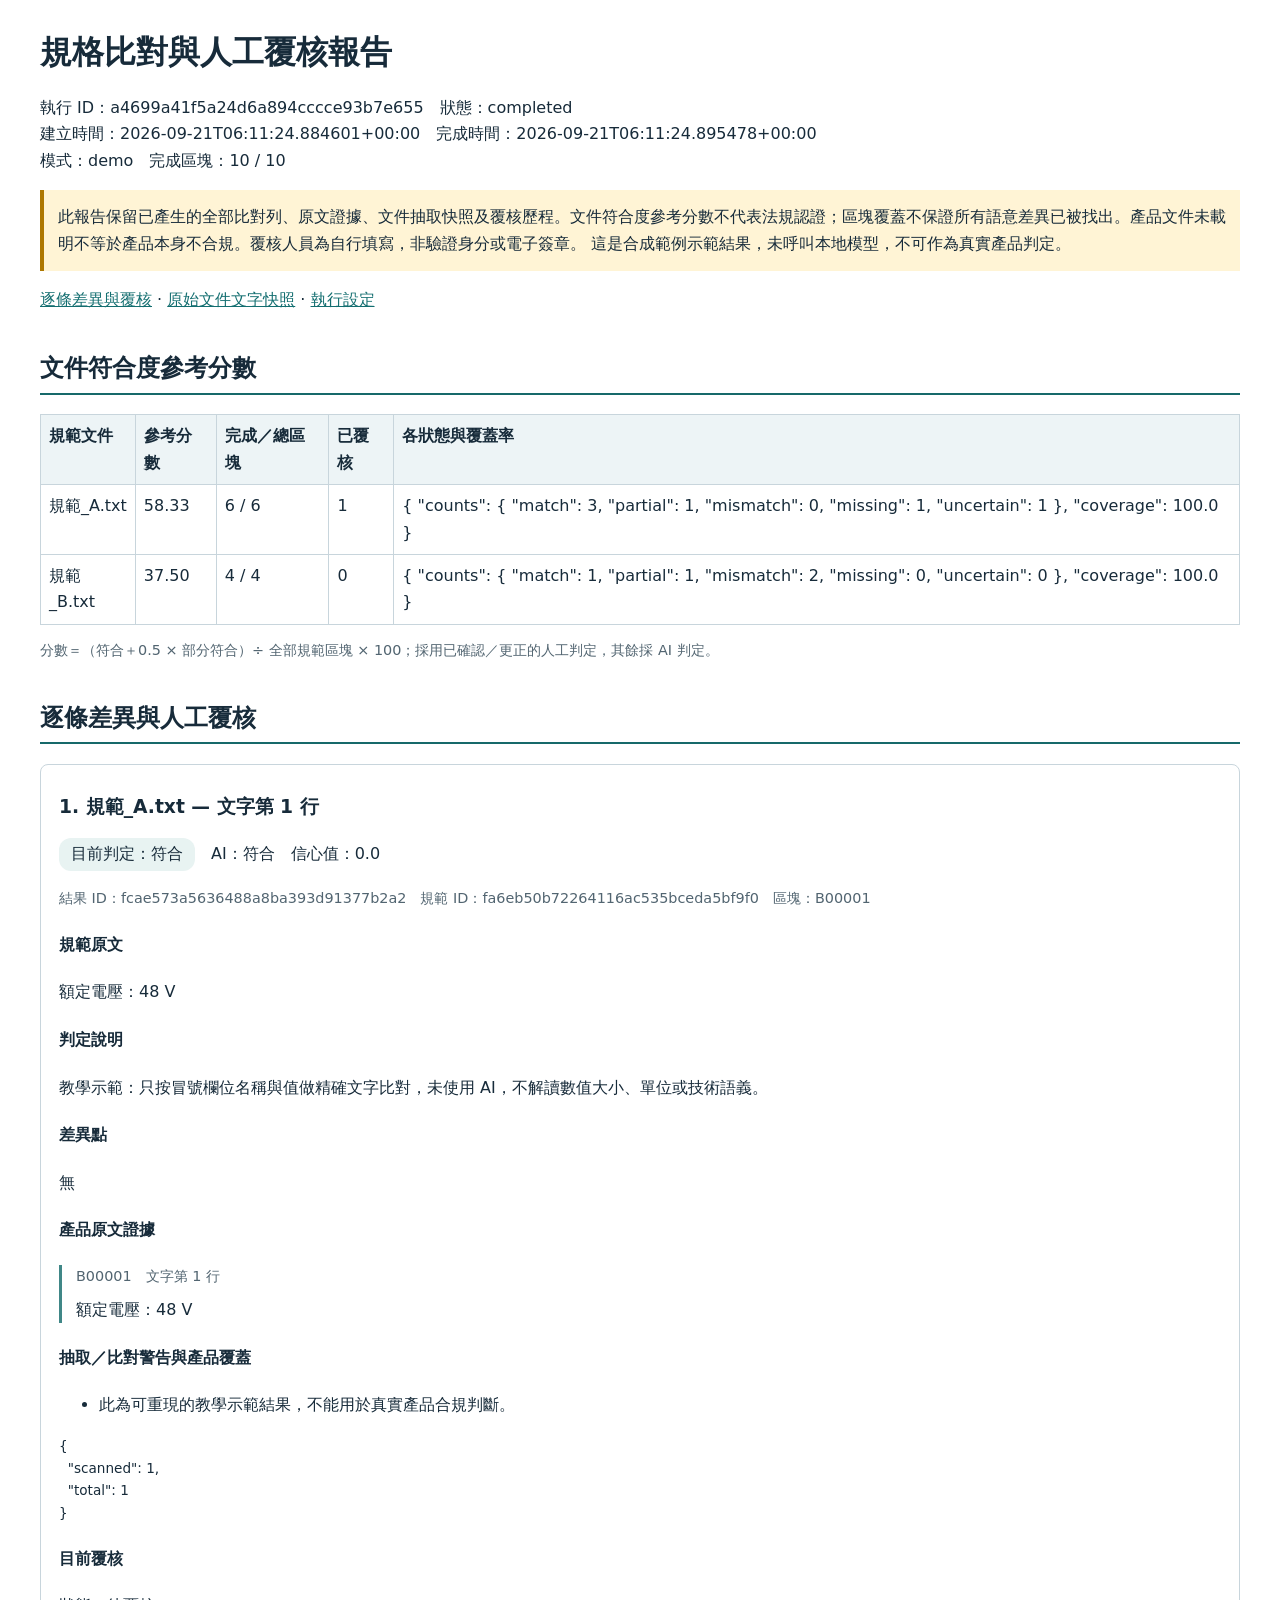
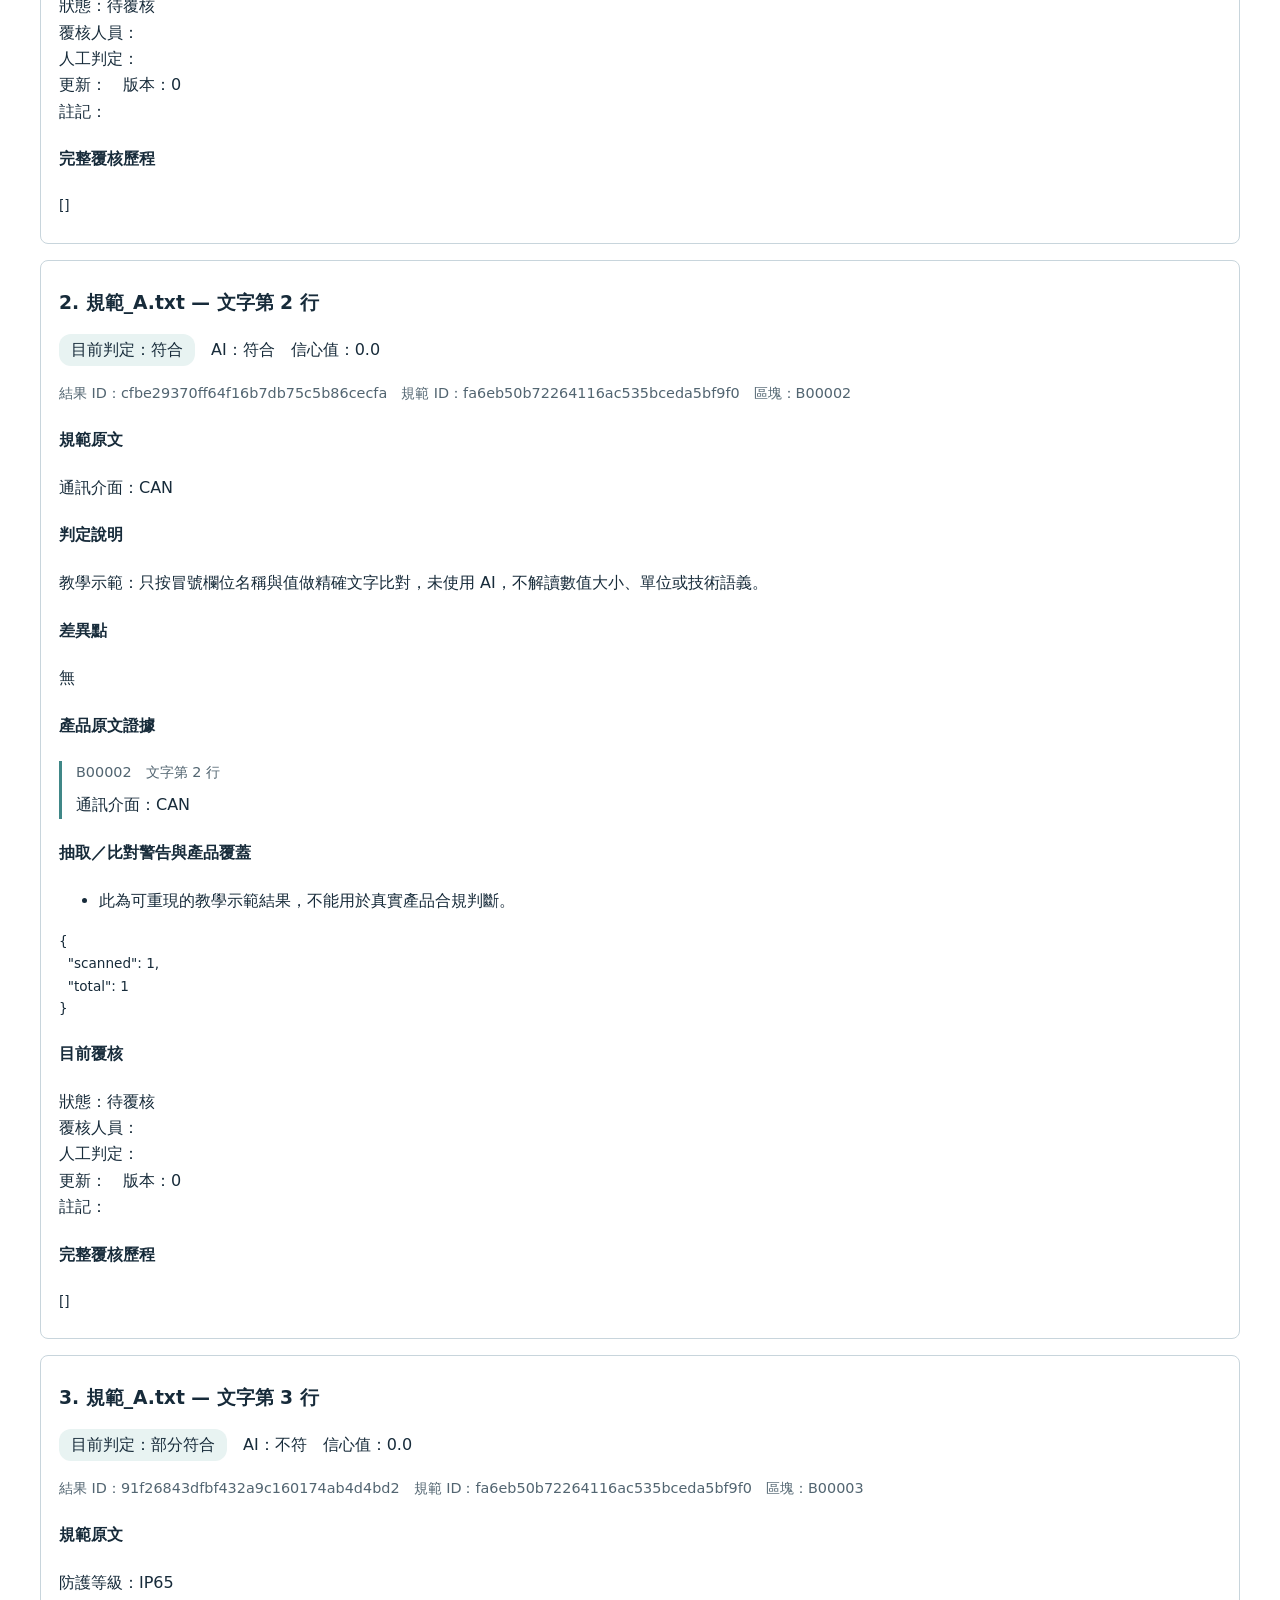
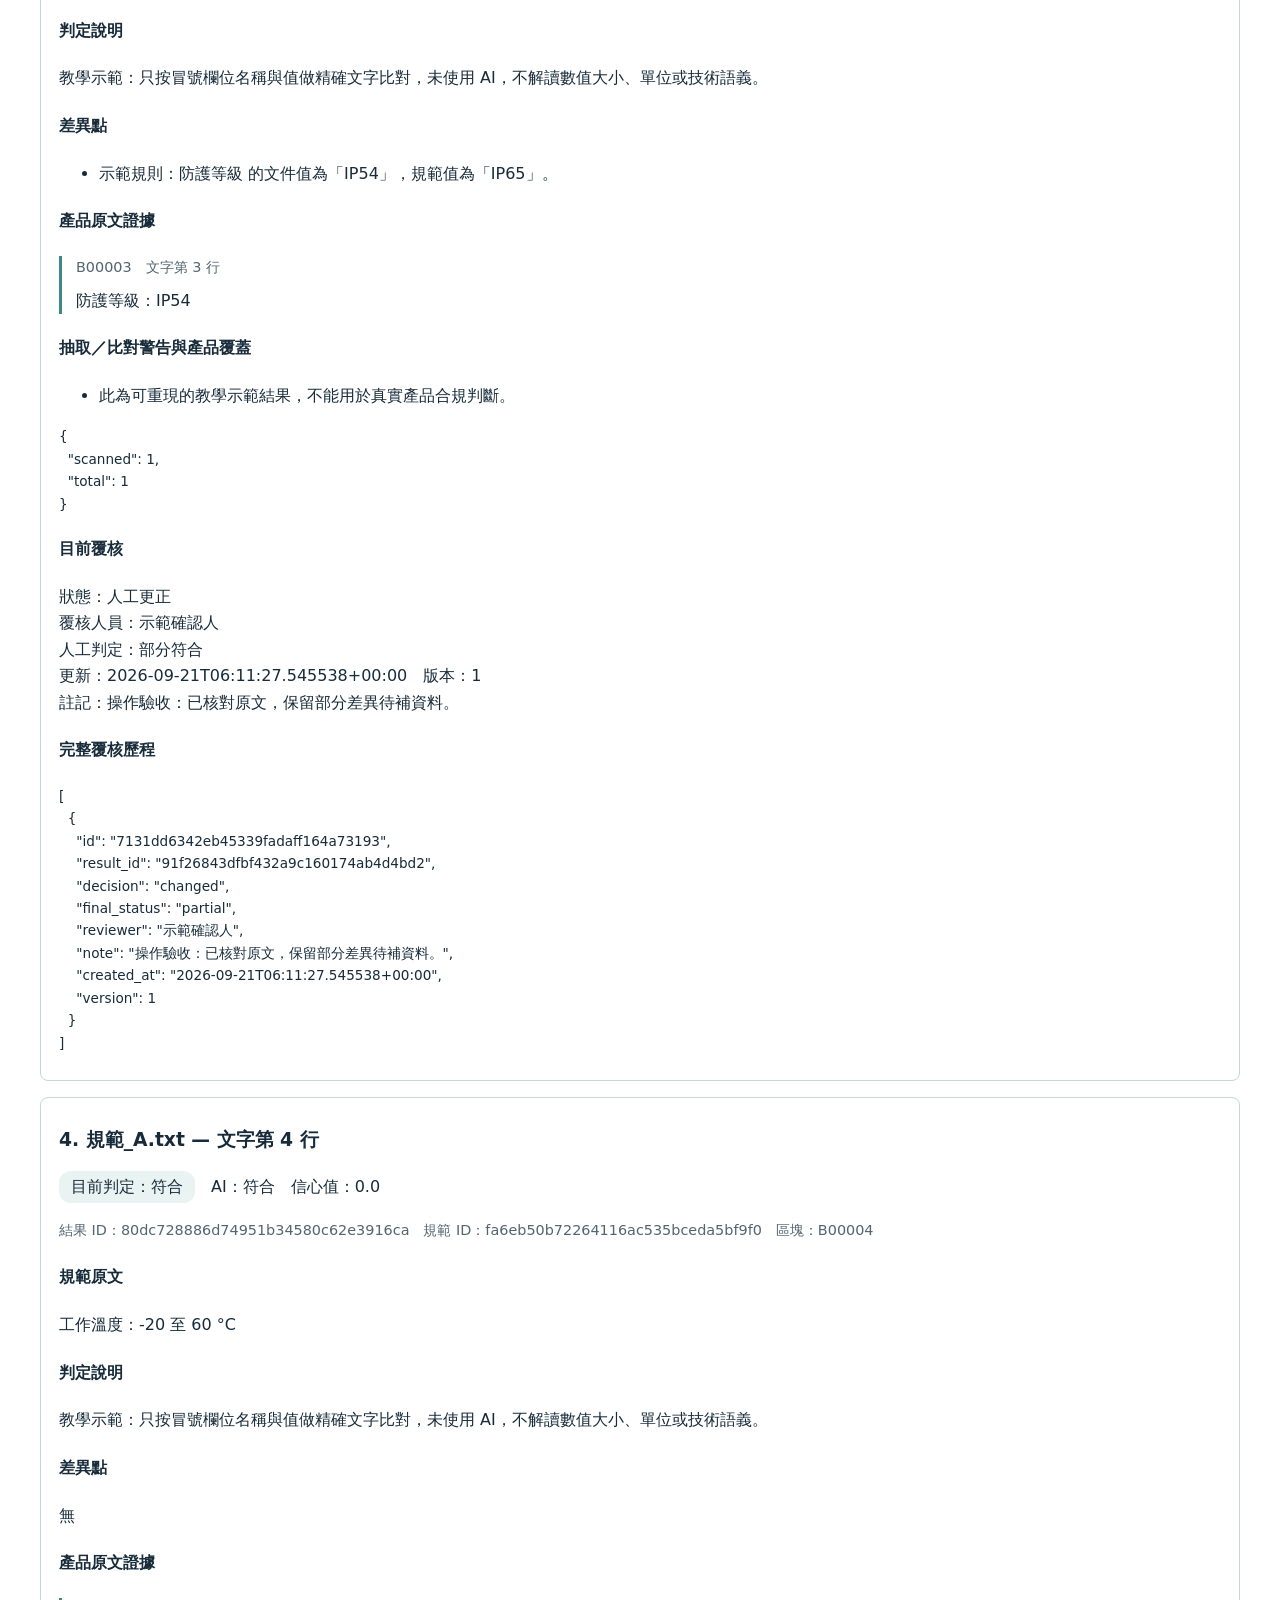
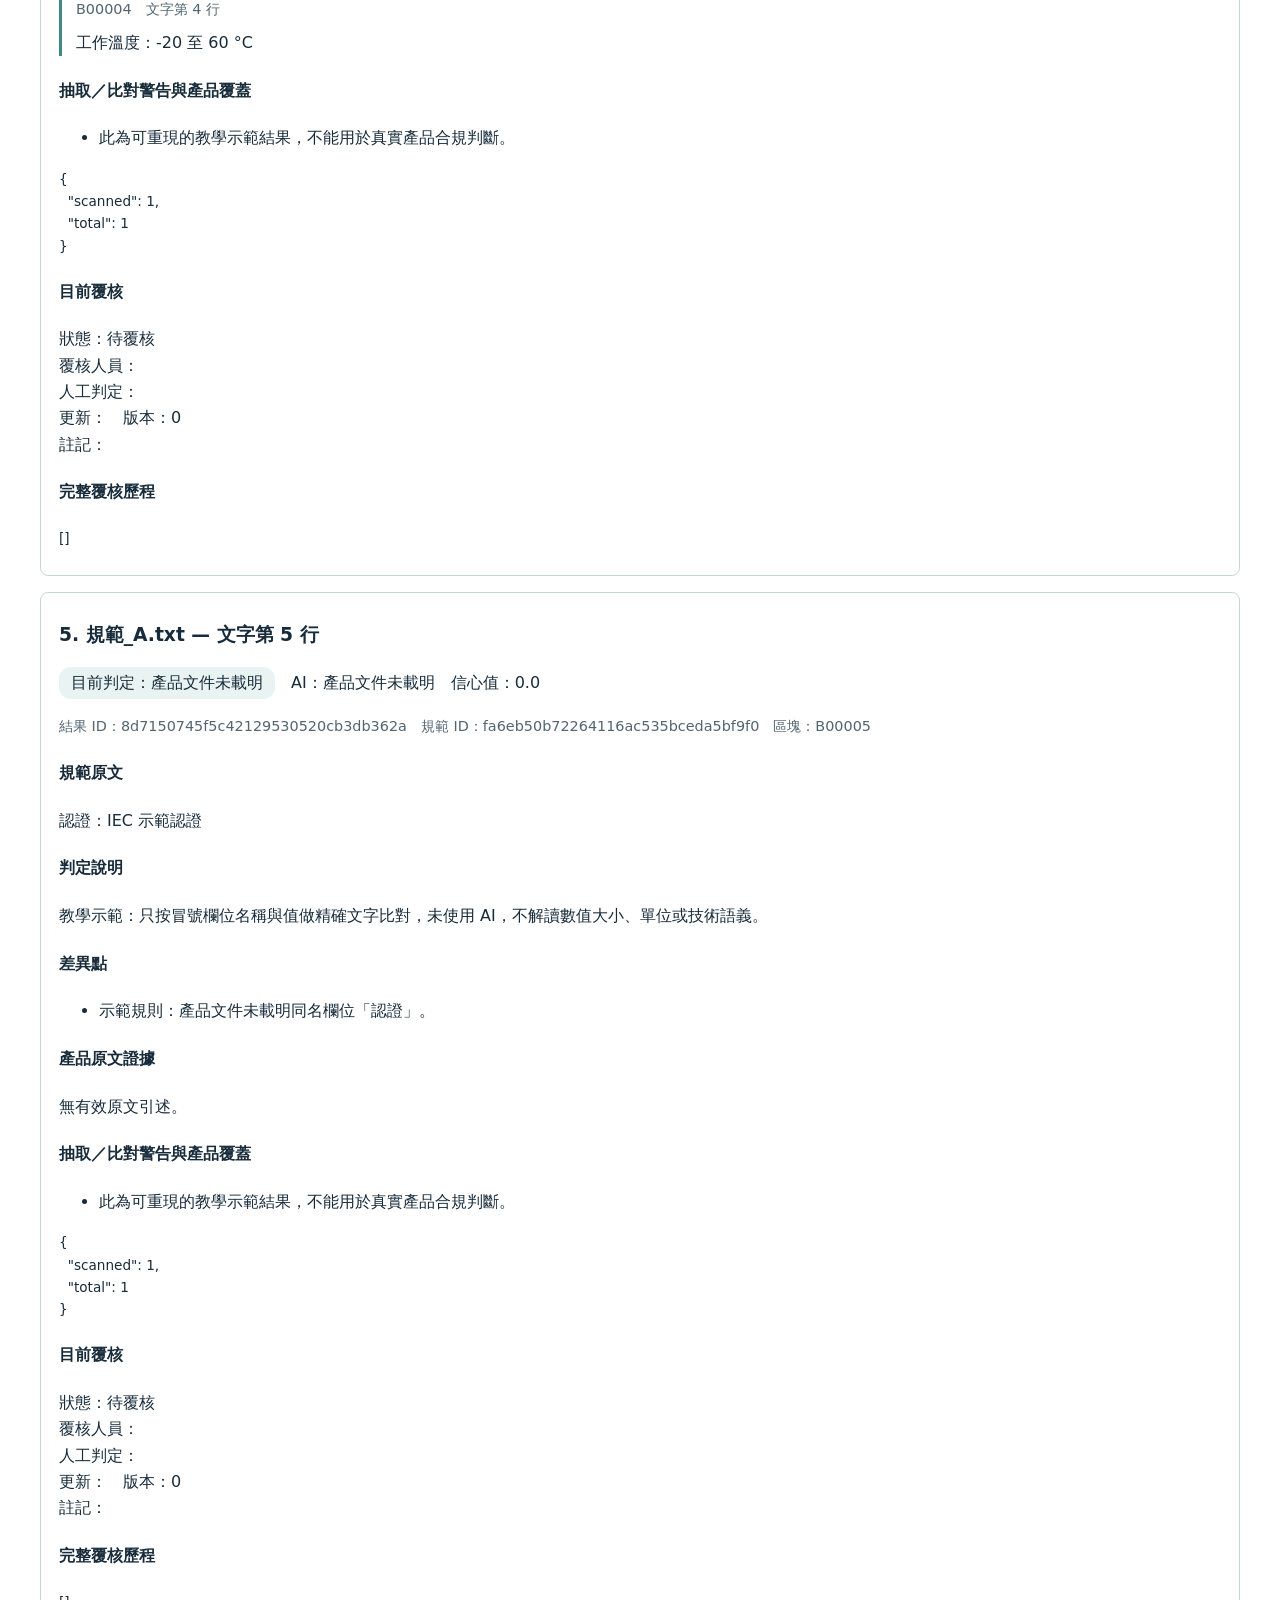
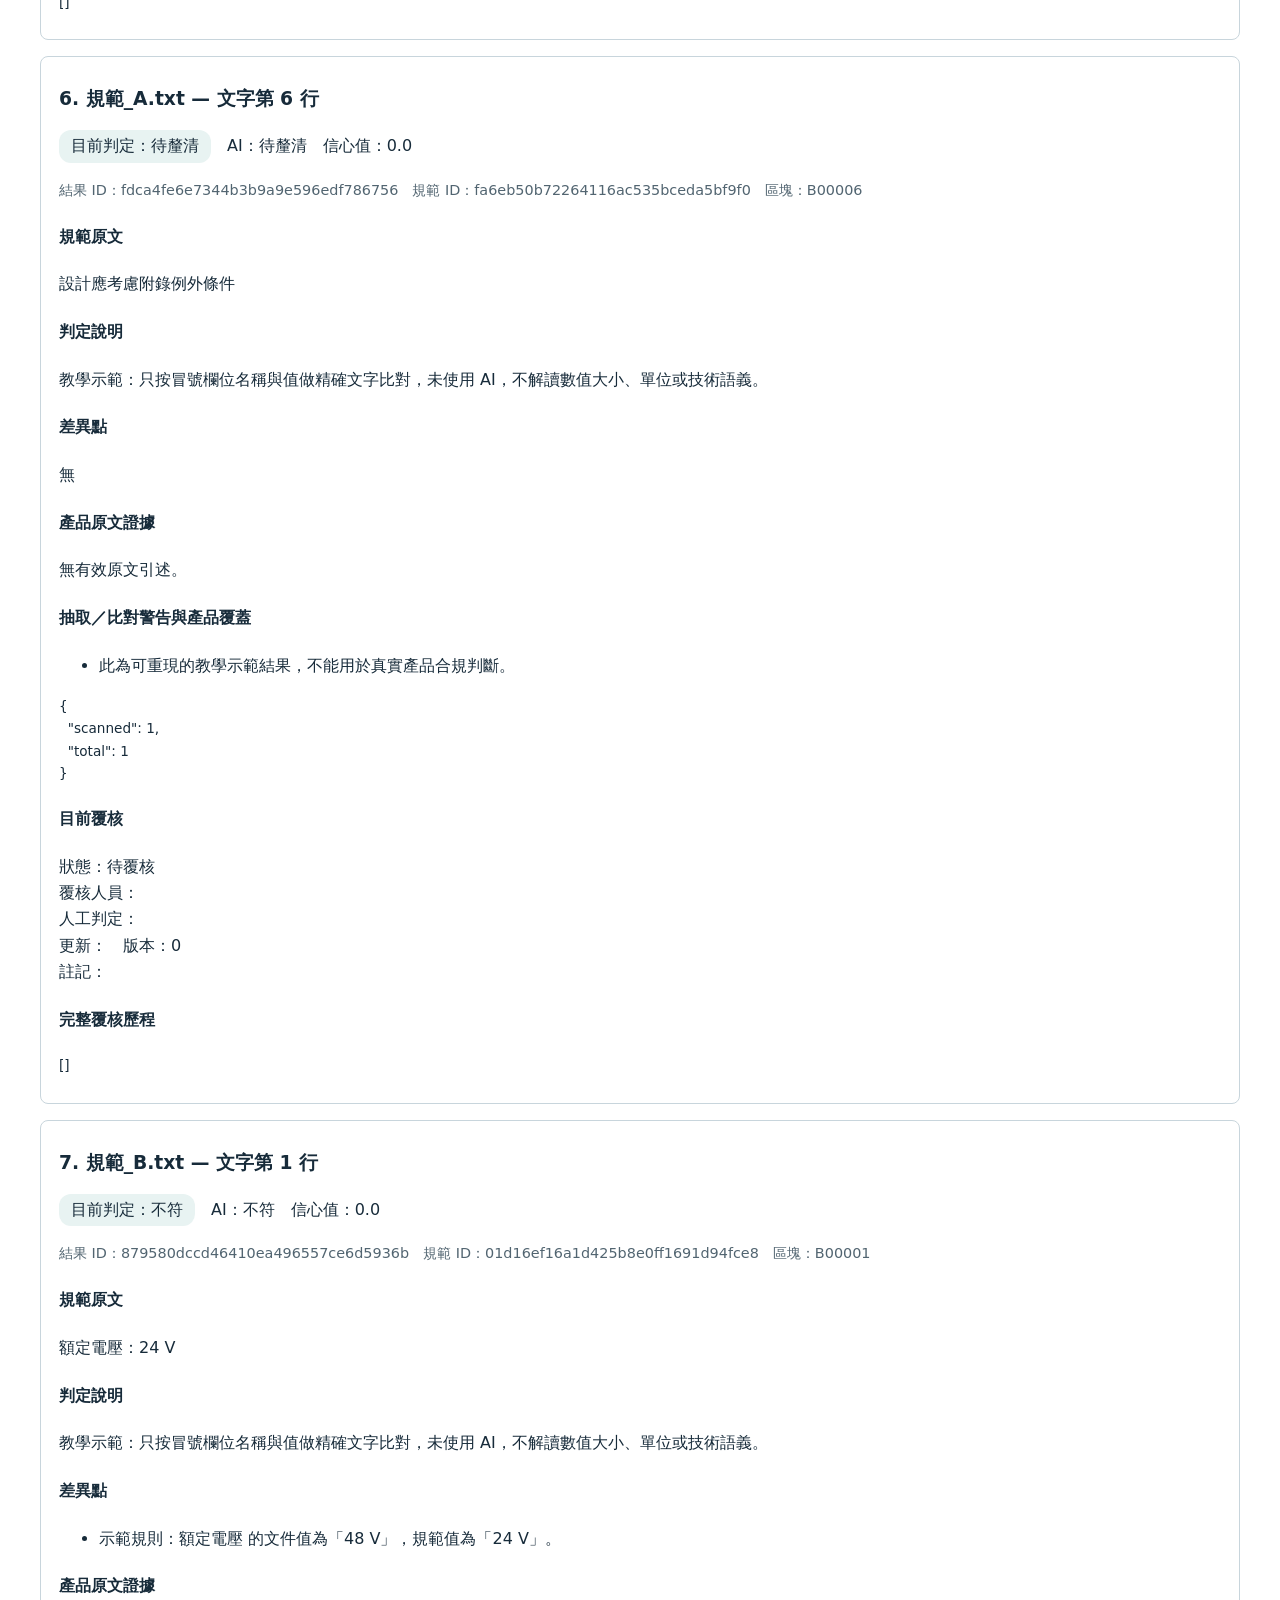
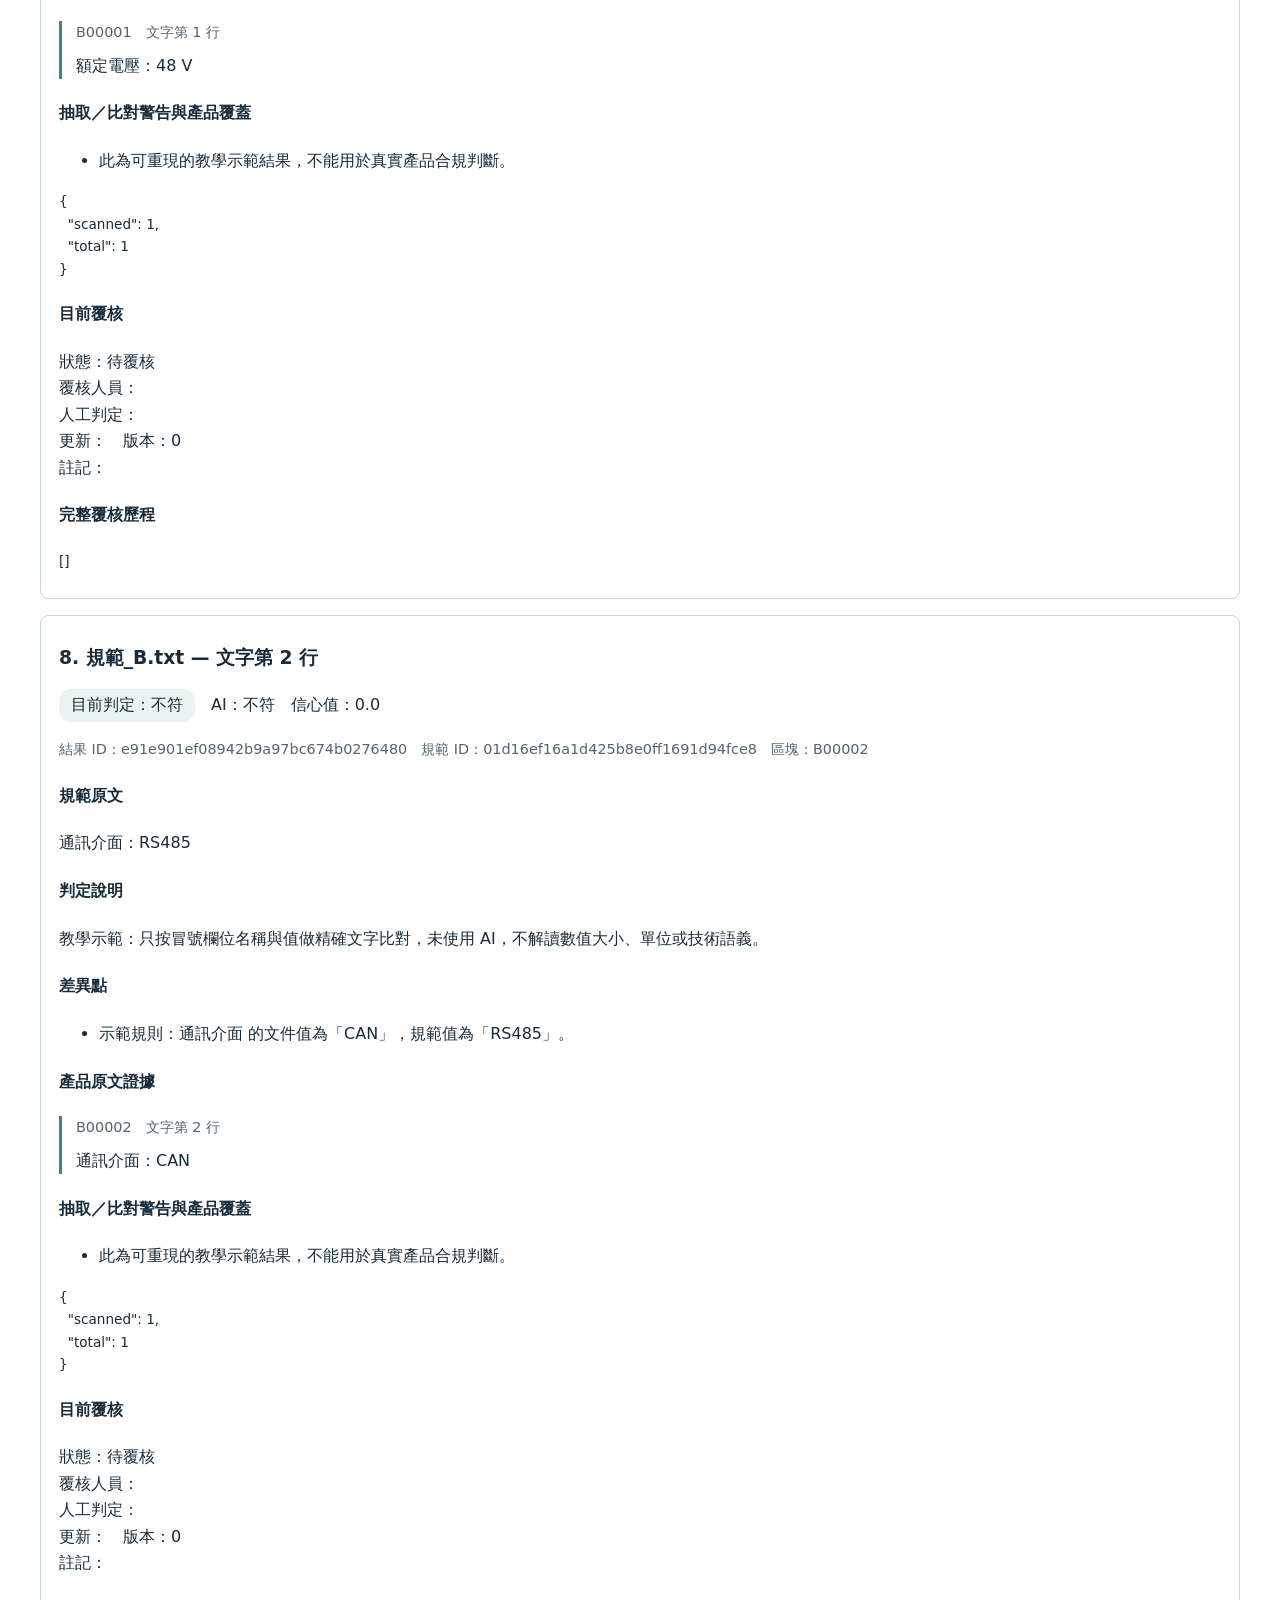
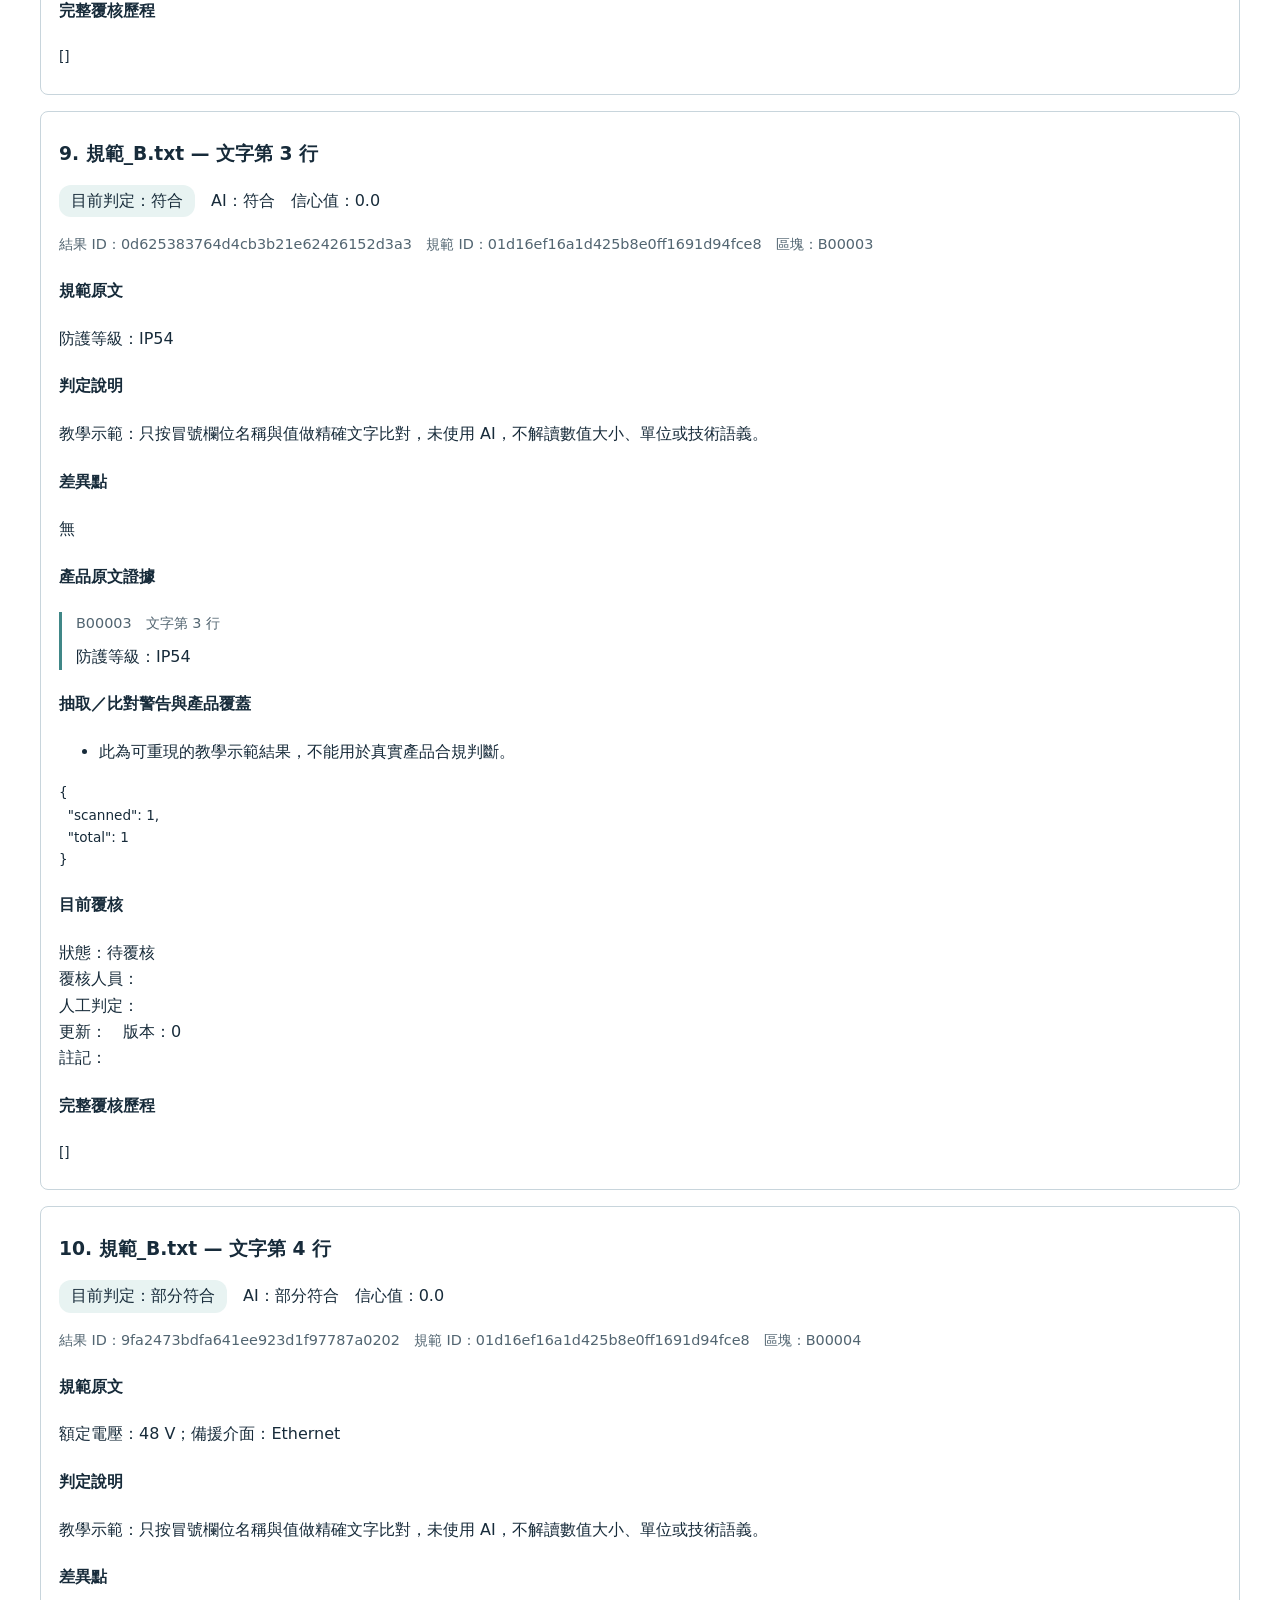
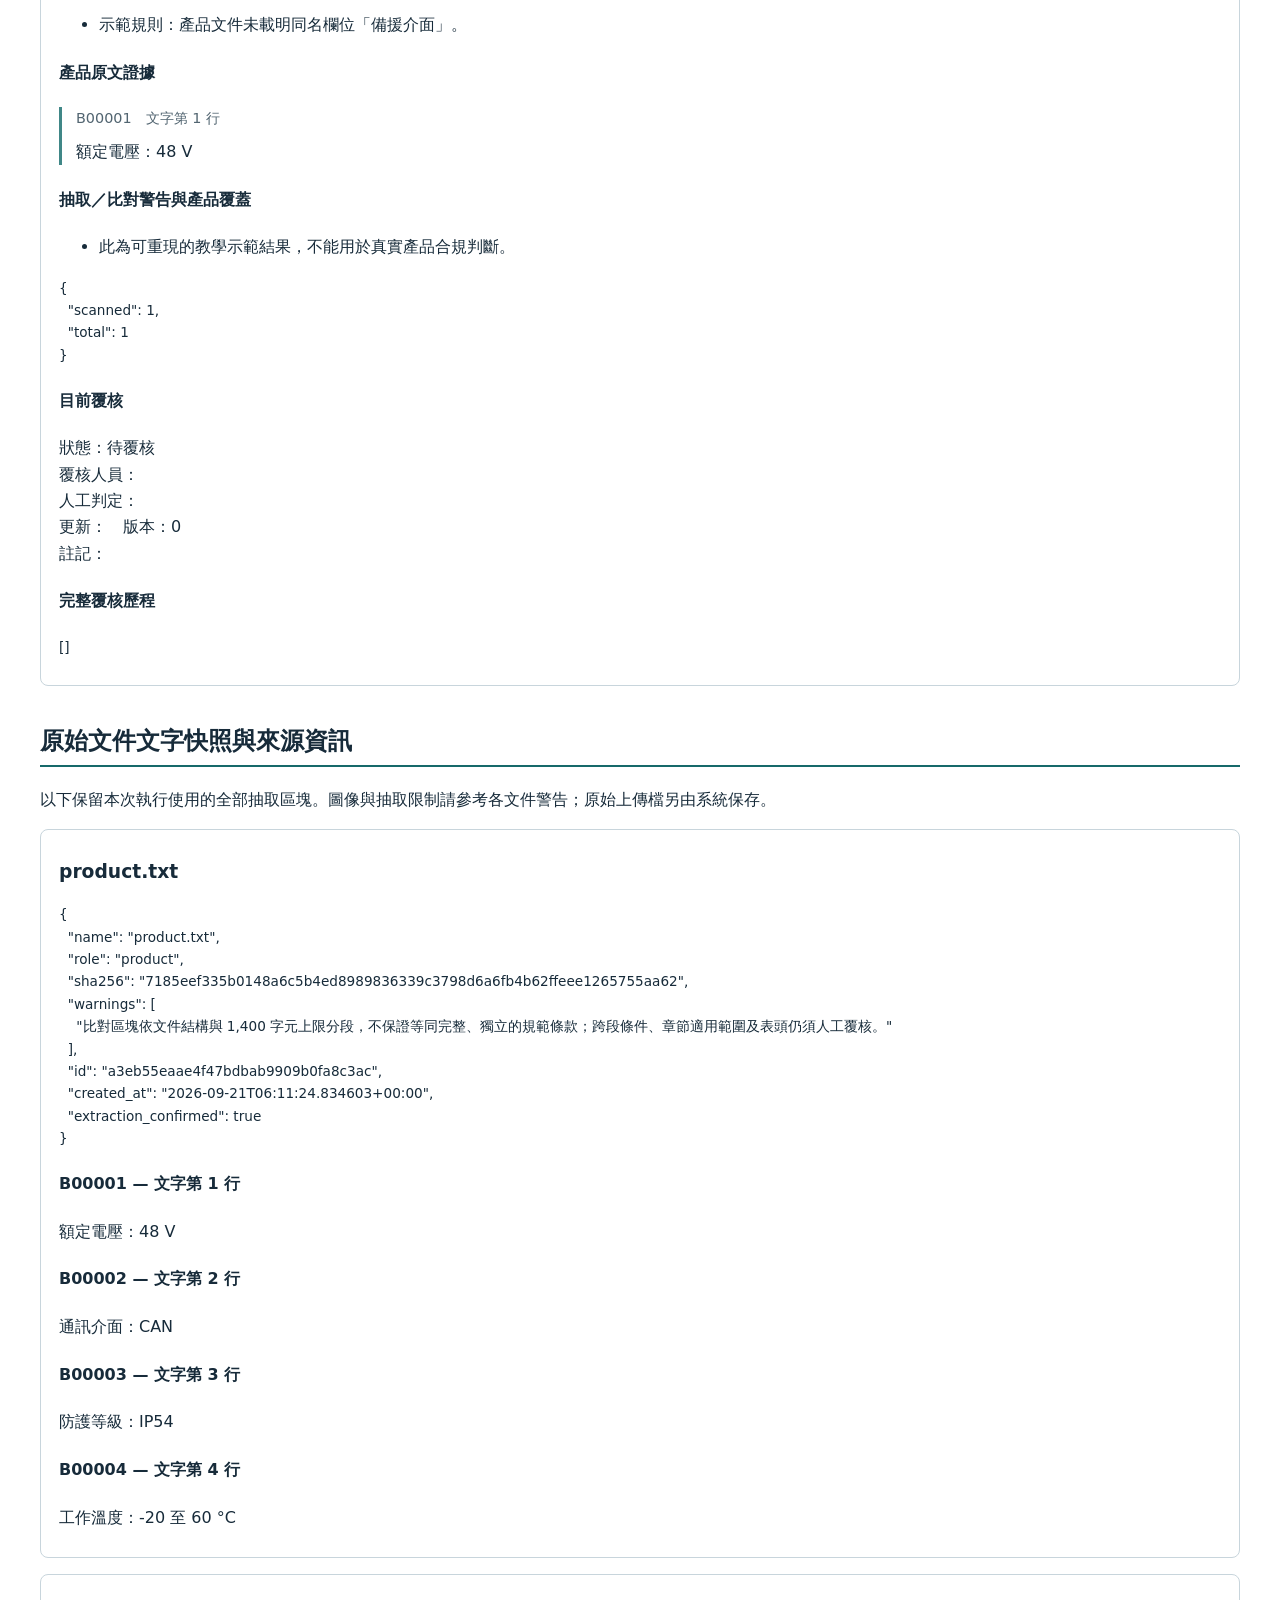
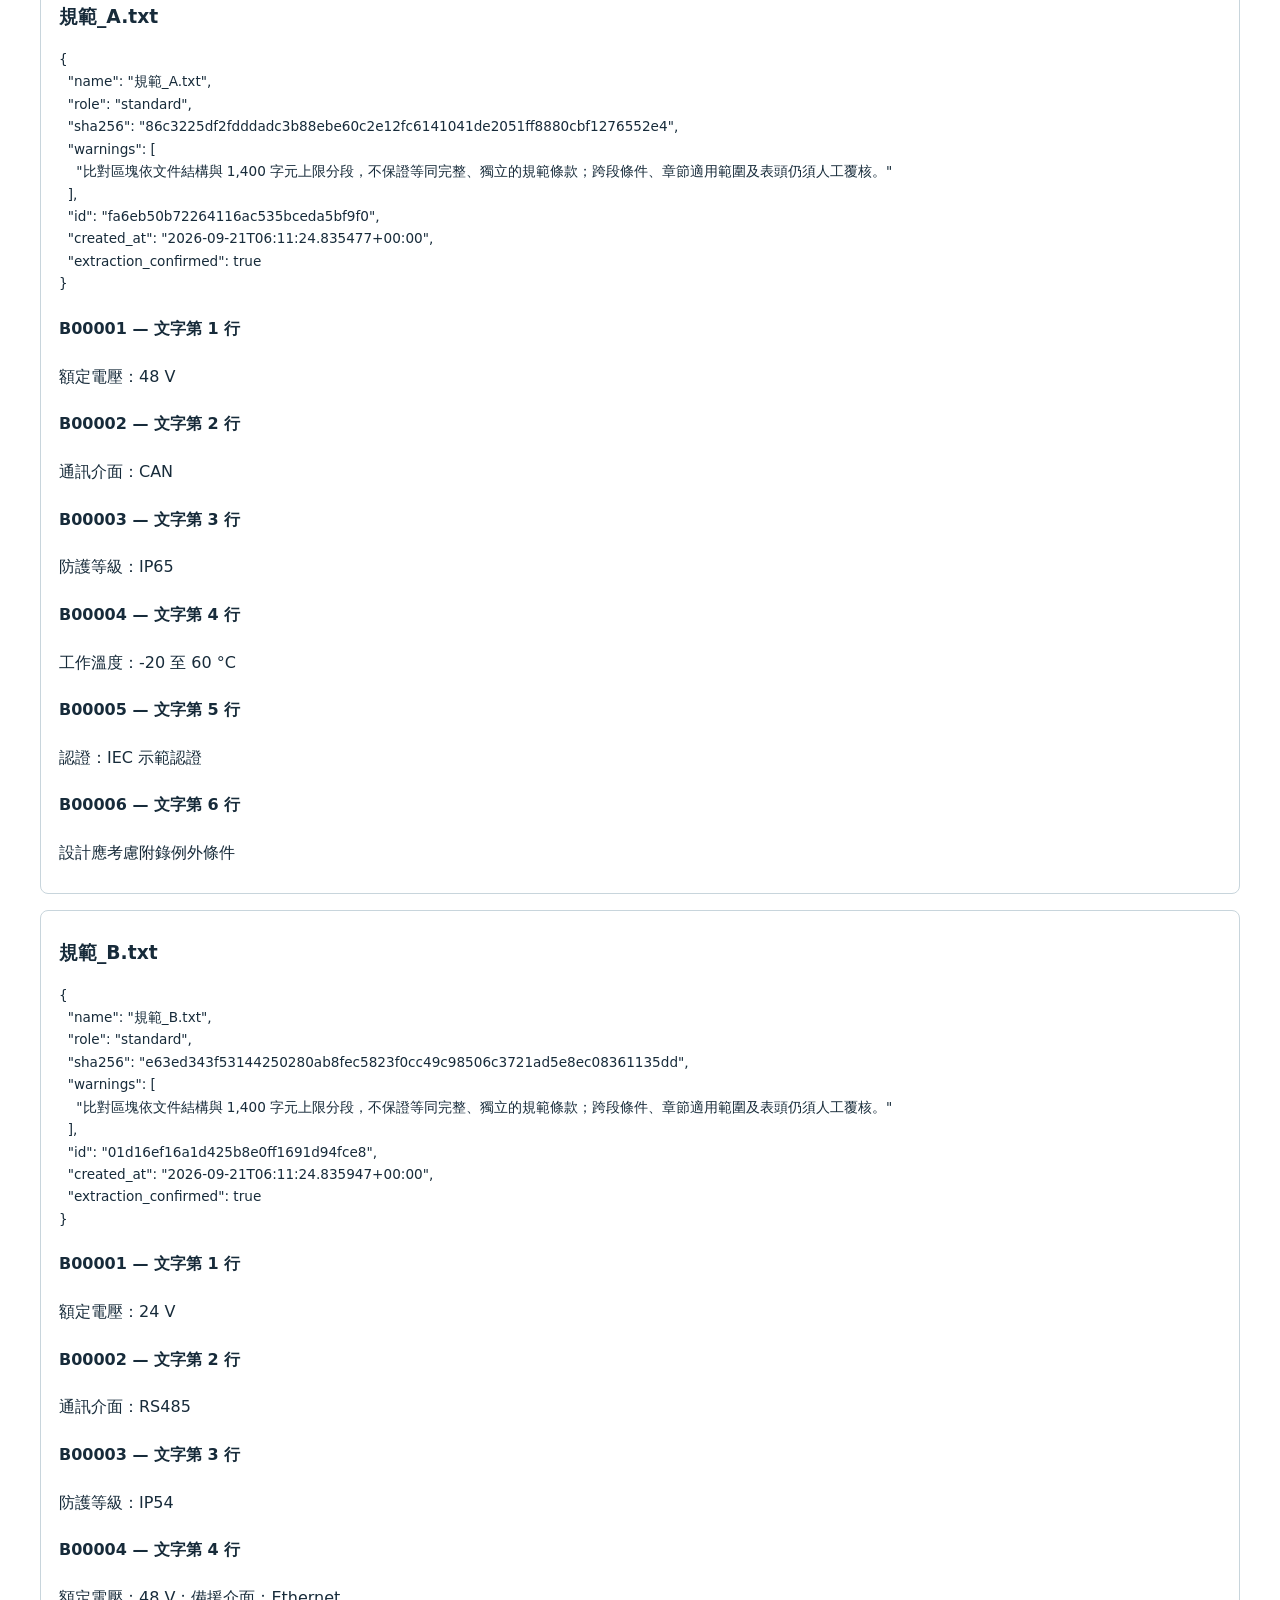
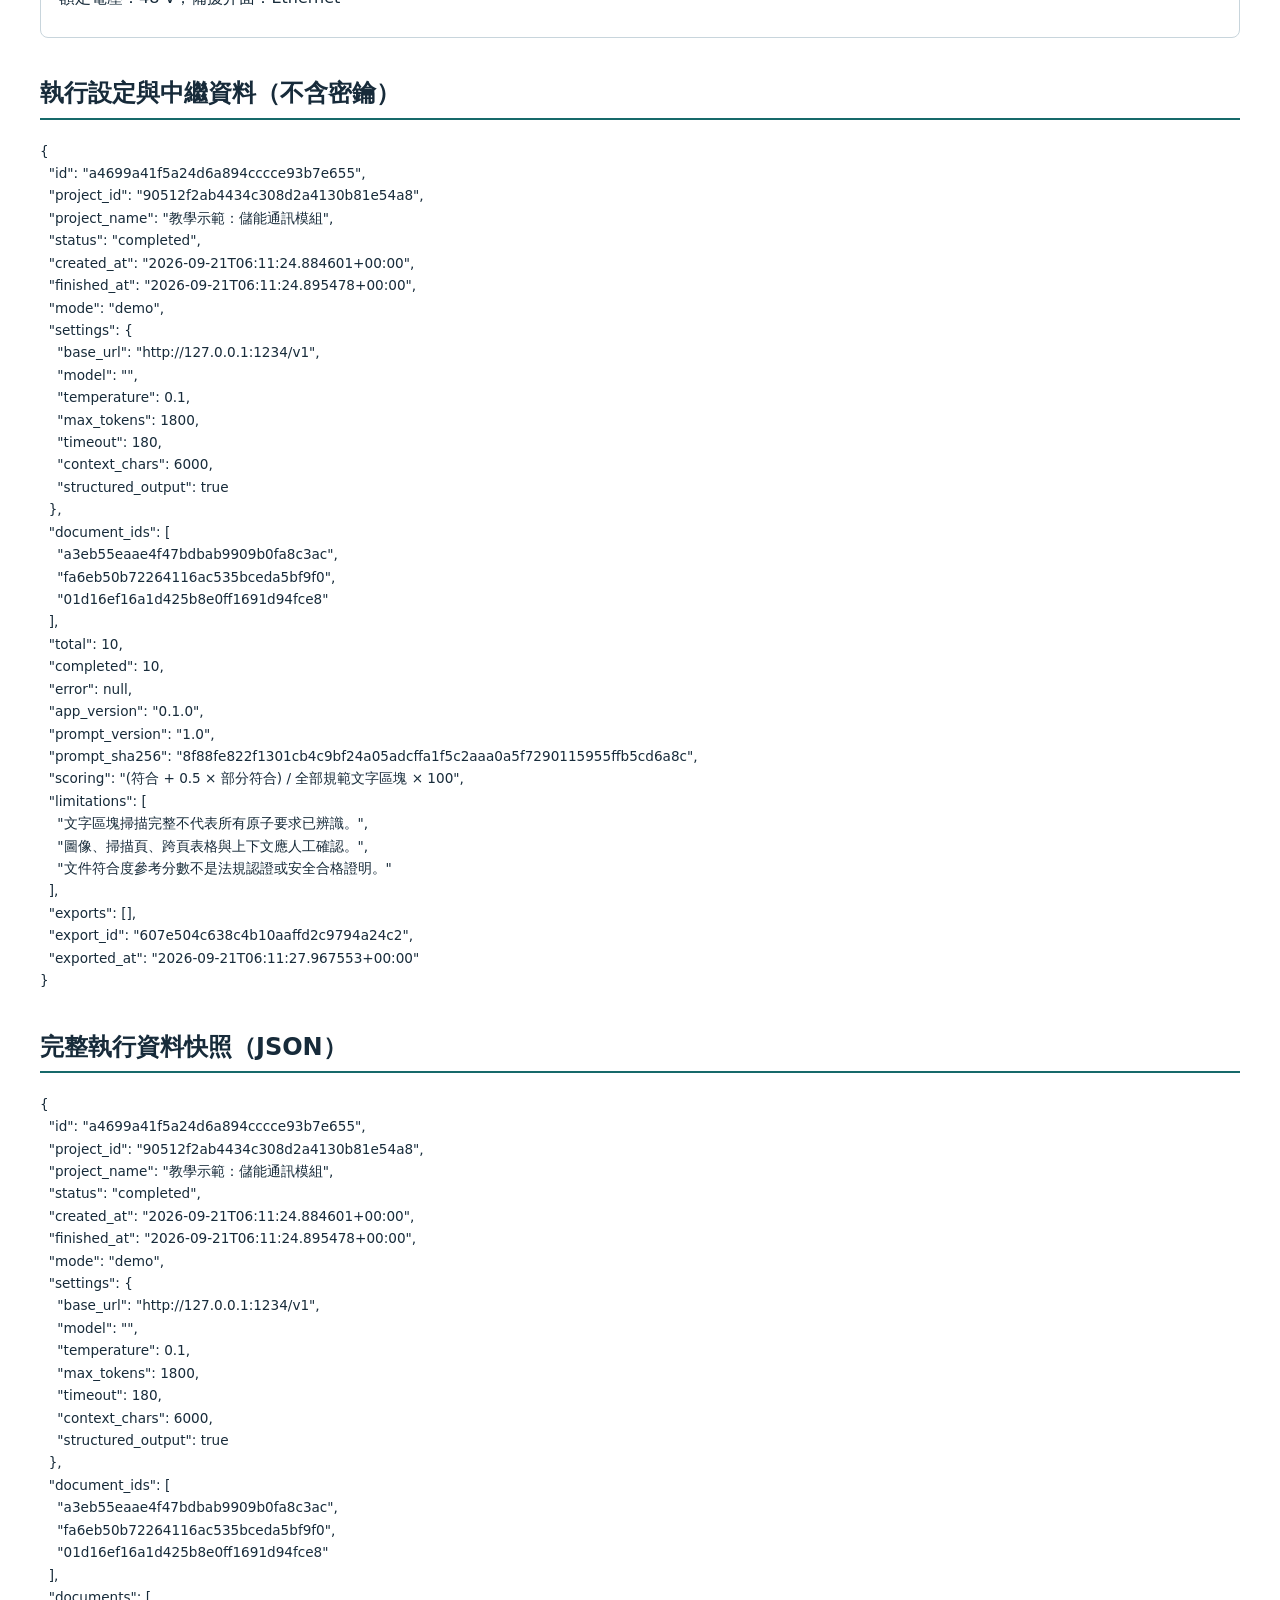
<file: examples/demo_report.html>
<!doctype html><html lang="zh-Hant"><head><meta charset="utf-8">
<meta name="viewport" content="width=device-width, initial-scale=1"><title>規格比對與人工覆核報告</title>
<style>body{font-family:system-ui,'Microsoft JhengHei',sans-serif;color:#172b3a;max-width:1200px;margin:32px auto;padding:0 24px;line-height:1.65}h1,h2,h3{line-height:1.3}h2{border-bottom:2px solid #17696a;padding-bottom:8px;margin-top:40px}h3{margin-top:12px}pre{font-family:inherit;white-space:pre-wrap;overflow-wrap:anywhere;margin:8px 0}table{border-collapse:collapse;width:100%;margin:12px 0}td,th{border:1px solid #c8d5dc;padding:8px;text-align:left;vertical-align:top;overflow-wrap:anywhere}th{background:#edf4f6}.row,.source{border:1px solid #c8d5dc;border-radius:8px;padding:18px;margin:16px 0}.muted{color:#526571;font-size:.9em}.notice{background:#fff4d5;border-left:4px solid #ad7700;padding:14px}.badge{display:inline-block;background:#e8f3f2;padding:3px 12px;border-radius:12px}.evidence{border-left:3px solid #408787;padding-left:14px}.metadata{font-size:.85em}a{color:#136e70}@media print{body{max-width:none;margin:0;padding:0;font-size:10pt}.row,.source{border-radius:0}h2,h3{break-after:avoid}thead{display:table-header-group}pre,td{overflow-wrap:anywhere}.row{break-inside:auto}@page{margin:16mm}}</style></head><body><h1>規格比對與人工覆核報告</h1><pre class="">執行 ID：a4699a41f5a24d6a894cccce93b7e655　狀態：completed
建立時間：2026-09-21T06:11:24.884601+00:00　完成時間：2026-09-21T06:11:24.895478+00:00
模式：demo　完成區塊：10 / 10</pre><p class="notice">此報告保留已產生的全部比對列、原文證據、文件抽取快照及覆核歷程。文件符合度參考分數不代表法規認證；區塊覆蓋不保證所有語意差異已被找出。產品文件未載明不等於產品本身不合規。覆核人員為自行填寫，非驗證身分或電子簽章。 這是合成範例示範結果，未呼叫本地模型，不可作為真實產品判定。</p><p><a href="#results">逐條差異與覆核</a> · <a href="#sources">原始文件文字快照</a> · <a href="#run">執行設定</a></p><h2>文件符合度參考分數</h2><table><thead><tr><th>規範文件</th><th>參考分數</th><th>完成／總區塊</th><th>已覆核</th><th>各狀態與覆蓋率</th></tr></thead><tbody><tr><td>規範_A.txt</td><td>58.33</td><td>6 / 6</td><td>1</td><td>{
  &quot;counts&quot;: {
    &quot;match&quot;: 3,
    &quot;partial&quot;: 1,
    &quot;mismatch&quot;: 0,
    &quot;missing&quot;: 1,
    &quot;uncertain&quot;: 1
  },
  &quot;coverage&quot;: 100.0
}</td></tr><tr><td>規範_B.txt</td><td>37.50</td><td>4 / 4</td><td>0</td><td>{
  &quot;counts&quot;: {
    &quot;match&quot;: 1,
    &quot;partial&quot;: 1,
    &quot;mismatch&quot;: 2,
    &quot;missing&quot;: 0,
    &quot;uncertain&quot;: 0
  },
  &quot;coverage&quot;: 100.0
}</td></tr></tbody></table><p class=muted>分數＝（符合＋0.5 × 部分符合）÷ 全部規範區塊 × 100；採用已確認／更正的人工判定，其餘採 AI 判定。</p><h2 id="results">逐條差異與人工覆核</h2><article class="row"><h3>1. 規範_A.txt — 文字第 1 行</h3><p><span class="badge">目前判定：符合</span>　AI：符合　信心值：0.0</p><pre class="muted">結果 ID：fcae573a5636488a8ba393d91377b2a2　規範 ID：fa6eb50b72264116ac535bceda5bf9f0　區塊：B00001</pre><h4>規範原文</h4><pre class="">額定電壓：48 V</pre><h4>判定說明</h4><pre class="">教學示範：只按冒號欄位名稱與值做精確文字比對，未使用 AI，不解讀數值大小、單位或技術語義。</pre><h4>差異點</h4><p>無</p><h4>產品原文證據</h4><div class="evidence"><pre class="muted">B00001　文字第 1 行</pre><pre class="">額定電壓：48 V</pre></div><h4>抽取／比對警告與產品覆蓋</h4><ul><li>此為可重現的教學示範結果，不能用於真實產品合規判斷。</li></ul><pre class="metadata">{
  &quot;scanned&quot;: 1,
  &quot;total&quot;: 1
}</pre><h4>目前覆核</h4><pre class="">狀態：待覆核
覆核人員：
人工判定：
更新：　版本：0
註記：</pre><h4>完整覆核歷程</h4><pre class="metadata">[]</pre></article><article class="row"><h3>2. 規範_A.txt — 文字第 2 行</h3><p><span class="badge">目前判定：符合</span>　AI：符合　信心值：0.0</p><pre class="muted">結果 ID：cfbe29370ff64f16b7db75c5b86cecfa　規範 ID：fa6eb50b72264116ac535bceda5bf9f0　區塊：B00002</pre><h4>規範原文</h4><pre class="">通訊介面：CAN</pre><h4>判定說明</h4><pre class="">教學示範：只按冒號欄位名稱與值做精確文字比對，未使用 AI，不解讀數值大小、單位或技術語義。</pre><h4>差異點</h4><p>無</p><h4>產品原文證據</h4><div class="evidence"><pre class="muted">B00002　文字第 2 行</pre><pre class="">通訊介面：CAN</pre></div><h4>抽取／比對警告與產品覆蓋</h4><ul><li>此為可重現的教學示範結果，不能用於真實產品合規判斷。</li></ul><pre class="metadata">{
  &quot;scanned&quot;: 1,
  &quot;total&quot;: 1
}</pre><h4>目前覆核</h4><pre class="">狀態：待覆核
覆核人員：
人工判定：
更新：　版本：0
註記：</pre><h4>完整覆核歷程</h4><pre class="metadata">[]</pre></article><article class="row"><h3>3. 規範_A.txt — 文字第 3 行</h3><p><span class="badge">目前判定：部分符合</span>　AI：不符　信心值：0.0</p><pre class="muted">結果 ID：91f26843dfbf432a9c160174ab4d4bd2　規範 ID：fa6eb50b72264116ac535bceda5bf9f0　區塊：B00003</pre><h4>規範原文</h4><pre class="">防護等級：IP65</pre><h4>判定說明</h4><pre class="">教學示範：只按冒號欄位名稱與值做精確文字比對，未使用 AI，不解讀數值大小、單位或技術語義。</pre><h4>差異點</h4><ul><li>示範規則：防護等級 的文件值為「IP54」，規範值為「IP65」。</li></ul><h4>產品原文證據</h4><div class="evidence"><pre class="muted">B00003　文字第 3 行</pre><pre class="">防護等級：IP54</pre></div><h4>抽取／比對警告與產品覆蓋</h4><ul><li>此為可重現的教學示範結果，不能用於真實產品合規判斷。</li></ul><pre class="metadata">{
  &quot;scanned&quot;: 1,
  &quot;total&quot;: 1
}</pre><h4>目前覆核</h4><pre class="">狀態：人工更正
覆核人員：示範確認人
人工判定：部分符合
更新：2026-09-21T06:11:27.545538+00:00　版本：1
註記：操作驗收：已核對原文，保留部分差異待補資料。</pre><h4>完整覆核歷程</h4><pre class="metadata">[
  {
    &quot;id&quot;: &quot;7131dd6342eb45339fadaff164a73193&quot;,
    &quot;result_id&quot;: &quot;91f26843dfbf432a9c160174ab4d4bd2&quot;,
    &quot;decision&quot;: &quot;changed&quot;,
    &quot;final_status&quot;: &quot;partial&quot;,
    &quot;reviewer&quot;: &quot;示範確認人&quot;,
    &quot;note&quot;: &quot;操作驗收：已核對原文，保留部分差異待補資料。&quot;,
    &quot;created_at&quot;: &quot;2026-09-21T06:11:27.545538+00:00&quot;,
    &quot;version&quot;: 1
  }
]</pre></article><article class="row"><h3>4. 規範_A.txt — 文字第 4 行</h3><p><span class="badge">目前判定：符合</span>　AI：符合　信心值：0.0</p><pre class="muted">結果 ID：80dc728886d74951b34580c62e3916ca　規範 ID：fa6eb50b72264116ac535bceda5bf9f0　區塊：B00004</pre><h4>規範原文</h4><pre class="">工作溫度：-20 至 60 °C</pre><h4>判定說明</h4><pre class="">教學示範：只按冒號欄位名稱與值做精確文字比對，未使用 AI，不解讀數值大小、單位或技術語義。</pre><h4>差異點</h4><p>無</p><h4>產品原文證據</h4><div class="evidence"><pre class="muted">B00004　文字第 4 行</pre><pre class="">工作溫度：-20 至 60 °C</pre></div><h4>抽取／比對警告與產品覆蓋</h4><ul><li>此為可重現的教學示範結果，不能用於真實產品合規判斷。</li></ul><pre class="metadata">{
  &quot;scanned&quot;: 1,
  &quot;total&quot;: 1
}</pre><h4>目前覆核</h4><pre class="">狀態：待覆核
覆核人員：
人工判定：
更新：　版本：0
註記：</pre><h4>完整覆核歷程</h4><pre class="metadata">[]</pre></article><article class="row"><h3>5. 規範_A.txt — 文字第 5 行</h3><p><span class="badge">目前判定：產品文件未載明</span>　AI：產品文件未載明　信心值：0.0</p><pre class="muted">結果 ID：8d7150745f5c42129530520cb3db362a　規範 ID：fa6eb50b72264116ac535bceda5bf9f0　區塊：B00005</pre><h4>規範原文</h4><pre class="">認證：IEC 示範認證</pre><h4>判定說明</h4><pre class="">教學示範：只按冒號欄位名稱與值做精確文字比對，未使用 AI，不解讀數值大小、單位或技術語義。</pre><h4>差異點</h4><ul><li>示範規則：產品文件未載明同名欄位「認證」。</li></ul><h4>產品原文證據</h4><p>無有效原文引述。</p><h4>抽取／比對警告與產品覆蓋</h4><ul><li>此為可重現的教學示範結果，不能用於真實產品合規判斷。</li></ul><pre class="metadata">{
  &quot;scanned&quot;: 1,
  &quot;total&quot;: 1
}</pre><h4>目前覆核</h4><pre class="">狀態：待覆核
覆核人員：
人工判定：
更新：　版本：0
註記：</pre><h4>完整覆核歷程</h4><pre class="metadata">[]</pre></article><article class="row"><h3>6. 規範_A.txt — 文字第 6 行</h3><p><span class="badge">目前判定：待釐清</span>　AI：待釐清　信心值：0.0</p><pre class="muted">結果 ID：fdca4fe6e7344b3b9a9e596edf786756　規範 ID：fa6eb50b72264116ac535bceda5bf9f0　區塊：B00006</pre><h4>規範原文</h4><pre class="">設計應考慮附錄例外條件</pre><h4>判定說明</h4><pre class="">教學示範：只按冒號欄位名稱與值做精確文字比對，未使用 AI，不解讀數值大小、單位或技術語義。</pre><h4>差異點</h4><p>無</p><h4>產品原文證據</h4><p>無有效原文引述。</p><h4>抽取／比對警告與產品覆蓋</h4><ul><li>此為可重現的教學示範結果，不能用於真實產品合規判斷。</li></ul><pre class="metadata">{
  &quot;scanned&quot;: 1,
  &quot;total&quot;: 1
}</pre><h4>目前覆核</h4><pre class="">狀態：待覆核
覆核人員：
人工判定：
更新：　版本：0
註記：</pre><h4>完整覆核歷程</h4><pre class="metadata">[]</pre></article><article class="row"><h3>7. 規範_B.txt — 文字第 1 行</h3><p><span class="badge">目前判定：不符</span>　AI：不符　信心值：0.0</p><pre class="muted">結果 ID：879580dccd46410ea496557ce6d5936b　規範 ID：01d16ef16a1d425b8e0ff1691d94fce8　區塊：B00001</pre><h4>規範原文</h4><pre class="">額定電壓：24 V</pre><h4>判定說明</h4><pre class="">教學示範：只按冒號欄位名稱與值做精確文字比對，未使用 AI，不解讀數值大小、單位或技術語義。</pre><h4>差異點</h4><ul><li>示範規則：額定電壓 的文件值為「48 V」，規範值為「24 V」。</li></ul><h4>產品原文證據</h4><div class="evidence"><pre class="muted">B00001　文字第 1 行</pre><pre class="">額定電壓：48 V</pre></div><h4>抽取／比對警告與產品覆蓋</h4><ul><li>此為可重現的教學示範結果，不能用於真實產品合規判斷。</li></ul><pre class="metadata">{
  &quot;scanned&quot;: 1,
  &quot;total&quot;: 1
}</pre><h4>目前覆核</h4><pre class="">狀態：待覆核
覆核人員：
人工判定：
更新：　版本：0
註記：</pre><h4>完整覆核歷程</h4><pre class="metadata">[]</pre></article><article class="row"><h3>8. 規範_B.txt — 文字第 2 行</h3><p><span class="badge">目前判定：不符</span>　AI：不符　信心值：0.0</p><pre class="muted">結果 ID：e91e901ef08942b9a97bc674b0276480　規範 ID：01d16ef16a1d425b8e0ff1691d94fce8　區塊：B00002</pre><h4>規範原文</h4><pre class="">通訊介面：RS485</pre><h4>判定說明</h4><pre class="">教學示範：只按冒號欄位名稱與值做精確文字比對，未使用 AI，不解讀數值大小、單位或技術語義。</pre><h4>差異點</h4><ul><li>示範規則：通訊介面 的文件值為「CAN」，規範值為「RS485」。</li></ul><h4>產品原文證據</h4><div class="evidence"><pre class="muted">B00002　文字第 2 行</pre><pre class="">通訊介面：CAN</pre></div><h4>抽取／比對警告與產品覆蓋</h4><ul><li>此為可重現的教學示範結果，不能用於真實產品合規判斷。</li></ul><pre class="metadata">{
  &quot;scanned&quot;: 1,
  &quot;total&quot;: 1
}</pre><h4>目前覆核</h4><pre class="">狀態：待覆核
覆核人員：
人工判定：
更新：　版本：0
註記：</pre><h4>完整覆核歷程</h4><pre class="metadata">[]</pre></article><article class="row"><h3>9. 規範_B.txt — 文字第 3 行</h3><p><span class="badge">目前判定：符合</span>　AI：符合　信心值：0.0</p><pre class="muted">結果 ID：0d625383764d4cb3b21e62426152d3a3　規範 ID：01d16ef16a1d425b8e0ff1691d94fce8　區塊：B00003</pre><h4>規範原文</h4><pre class="">防護等級：IP54</pre><h4>判定說明</h4><pre class="">教學示範：只按冒號欄位名稱與值做精確文字比對，未使用 AI，不解讀數值大小、單位或技術語義。</pre><h4>差異點</h4><p>無</p><h4>產品原文證據</h4><div class="evidence"><pre class="muted">B00003　文字第 3 行</pre><pre class="">防護等級：IP54</pre></div><h4>抽取／比對警告與產品覆蓋</h4><ul><li>此為可重現的教學示範結果，不能用於真實產品合規判斷。</li></ul><pre class="metadata">{
  &quot;scanned&quot;: 1,
  &quot;total&quot;: 1
}</pre><h4>目前覆核</h4><pre class="">狀態：待覆核
覆核人員：
人工判定：
更新：　版本：0
註記：</pre><h4>完整覆核歷程</h4><pre class="metadata">[]</pre></article><article class="row"><h3>10. 規範_B.txt — 文字第 4 行</h3><p><span class="badge">目前判定：部分符合</span>　AI：部分符合　信心值：0.0</p><pre class="muted">結果 ID：9fa2473bdfa641ee923d1f97787a0202　規範 ID：01d16ef16a1d425b8e0ff1691d94fce8　區塊：B00004</pre><h4>規範原文</h4><pre class="">額定電壓：48 V；備援介面：Ethernet</pre><h4>判定說明</h4><pre class="">教學示範：只按冒號欄位名稱與值做精確文字比對，未使用 AI，不解讀數值大小、單位或技術語義。</pre><h4>差異點</h4><ul><li>示範規則：產品文件未載明同名欄位「備援介面」。</li></ul><h4>產品原文證據</h4><div class="evidence"><pre class="muted">B00001　文字第 1 行</pre><pre class="">額定電壓：48 V</pre></div><h4>抽取／比對警告與產品覆蓋</h4><ul><li>此為可重現的教學示範結果，不能用於真實產品合規判斷。</li></ul><pre class="metadata">{
  &quot;scanned&quot;: 1,
  &quot;total&quot;: 1
}</pre><h4>目前覆核</h4><pre class="">狀態：待覆核
覆核人員：
人工判定：
更新：　版本：0
註記：</pre><h4>完整覆核歷程</h4><pre class="metadata">[]</pre></article><h2 id="sources">原始文件文字快照與來源資訊</h2><p>以下保留本次執行使用的全部抽取區塊。圖像與抽取限制請參考各文件警告；原始上傳檔另由系統保存。</p><section class="source"><h3>product.txt</h3><pre class="metadata">{
  &quot;name&quot;: &quot;product.txt&quot;,
  &quot;role&quot;: &quot;product&quot;,
  &quot;sha256&quot;: &quot;7185eef335b0148a6c5b4ed8989836339c3798d6a6fb4b62ffeee1265755aa62&quot;,
  &quot;warnings&quot;: [
    &quot;比對區塊依文件結構與 1,400 字元上限分段，不保證等同完整、獨立的規範條款；跨段條件、章節適用範圍及表頭仍須人工覆核。&quot;
  ],
  &quot;id&quot;: &quot;a3eb55eaae4f47bdbab9909b0fa8c3ac&quot;,
  &quot;created_at&quot;: &quot;2026-09-21T06:11:24.834603+00:00&quot;,
  &quot;extraction_confirmed&quot;: true
}</pre><h4>B00001 — 文字第 1 行</h4><pre class="">額定電壓：48 V</pre><h4>B00002 — 文字第 2 行</h4><pre class="">通訊介面：CAN</pre><h4>B00003 — 文字第 3 行</h4><pre class="">防護等級：IP54</pre><h4>B00004 — 文字第 4 行</h4><pre class="">工作溫度：-20 至 60 °C</pre></section><section class="source"><h3>規範_A.txt</h3><pre class="metadata">{
  &quot;name&quot;: &quot;規範_A.txt&quot;,
  &quot;role&quot;: &quot;standard&quot;,
  &quot;sha256&quot;: &quot;86c3225df2fdddadc3b88ebe60c2e12fc6141041de2051ff8880cbf1276552e4&quot;,
  &quot;warnings&quot;: [
    &quot;比對區塊依文件結構與 1,400 字元上限分段，不保證等同完整、獨立的規範條款；跨段條件、章節適用範圍及表頭仍須人工覆核。&quot;
  ],
  &quot;id&quot;: &quot;fa6eb50b72264116ac535bceda5bf9f0&quot;,
  &quot;created_at&quot;: &quot;2026-09-21T06:11:24.835477+00:00&quot;,
  &quot;extraction_confirmed&quot;: true
}</pre><h4>B00001 — 文字第 1 行</h4><pre class="">額定電壓：48 V</pre><h4>B00002 — 文字第 2 行</h4><pre class="">通訊介面：CAN</pre><h4>B00003 — 文字第 3 行</h4><pre class="">防護等級：IP65</pre><h4>B00004 — 文字第 4 行</h4><pre class="">工作溫度：-20 至 60 °C</pre><h4>B00005 — 文字第 5 行</h4><pre class="">認證：IEC 示範認證</pre><h4>B00006 — 文字第 6 行</h4><pre class="">設計應考慮附錄例外條件</pre></section><section class="source"><h3>規範_B.txt</h3><pre class="metadata">{
  &quot;name&quot;: &quot;規範_B.txt&quot;,
  &quot;role&quot;: &quot;standard&quot;,
  &quot;sha256&quot;: &quot;e63ed343f53144250280ab8fec5823f0cc49c98506c3721ad5e8ec08361135dd&quot;,
  &quot;warnings&quot;: [
    &quot;比對區塊依文件結構與 1,400 字元上限分段，不保證等同完整、獨立的規範條款；跨段條件、章節適用範圍及表頭仍須人工覆核。&quot;
  ],
  &quot;id&quot;: &quot;01d16ef16a1d425b8e0ff1691d94fce8&quot;,
  &quot;created_at&quot;: &quot;2026-09-21T06:11:24.835947+00:00&quot;,
  &quot;extraction_confirmed&quot;: true
}</pre><h4>B00001 — 文字第 1 行</h4><pre class="">額定電壓：24 V</pre><h4>B00002 — 文字第 2 行</h4><pre class="">通訊介面：RS485</pre><h4>B00003 — 文字第 3 行</h4><pre class="">防護等級：IP54</pre><h4>B00004 — 文字第 4 行</h4><pre class="">額定電壓：48 V；備援介面：Ethernet</pre></section><h2 id="run">執行設定與中繼資料（不含密鑰）</h2><pre class="metadata">{
  &quot;id&quot;: &quot;a4699a41f5a24d6a894cccce93b7e655&quot;,
  &quot;project_id&quot;: &quot;90512f2ab4434c308d2a4130b81e54a8&quot;,
  &quot;project_name&quot;: &quot;教學示範：儲能通訊模組&quot;,
  &quot;status&quot;: &quot;completed&quot;,
  &quot;created_at&quot;: &quot;2026-09-21T06:11:24.884601+00:00&quot;,
  &quot;finished_at&quot;: &quot;2026-09-21T06:11:24.895478+00:00&quot;,
  &quot;mode&quot;: &quot;demo&quot;,
  &quot;settings&quot;: {
    &quot;base_url&quot;: &quot;http://127.0.0.1:1234/v1&quot;,
    &quot;model&quot;: &quot;&quot;,
    &quot;temperature&quot;: 0.1,
    &quot;max_tokens&quot;: 1800,
    &quot;timeout&quot;: 180,
    &quot;context_chars&quot;: 6000,
    &quot;structured_output&quot;: true
  },
  &quot;document_ids&quot;: [
    &quot;a3eb55eaae4f47bdbab9909b0fa8c3ac&quot;,
    &quot;fa6eb50b72264116ac535bceda5bf9f0&quot;,
    &quot;01d16ef16a1d425b8e0ff1691d94fce8&quot;
  ],
  &quot;total&quot;: 10,
  &quot;completed&quot;: 10,
  &quot;error&quot;: null,
  &quot;app_version&quot;: &quot;0.1.0&quot;,
  &quot;prompt_version&quot;: &quot;1.0&quot;,
  &quot;prompt_sha256&quot;: &quot;8f88fe822f1301cb4c9bf24a05adcffa1f5c2aaa0a5f7290115955ffb5cd6a8c&quot;,
  &quot;scoring&quot;: &quot;(符合 + 0.5 × 部分符合) / 全部規範文字區塊 × 100&quot;,
  &quot;limitations&quot;: [
    &quot;文字區塊掃描完整不代表所有原子要求已辨識。&quot;,
    &quot;圖像、掃描頁、跨頁表格與上下文應人工確認。&quot;,
    &quot;文件符合度參考分數不是法規認證或安全合格證明。&quot;
  ],
  &quot;exports&quot;: [],
  &quot;export_id&quot;: &quot;607e504c638c4b10aaffd2c9794a24c2&quot;,
  &quot;exported_at&quot;: &quot;2026-09-21T06:11:27.967553+00:00&quot;
}</pre><h2>完整執行資料快照（JSON）</h2><pre class="metadata">{
  &quot;id&quot;: &quot;a4699a41f5a24d6a894cccce93b7e655&quot;,
  &quot;project_id&quot;: &quot;90512f2ab4434c308d2a4130b81e54a8&quot;,
  &quot;project_name&quot;: &quot;教學示範：儲能通訊模組&quot;,
  &quot;status&quot;: &quot;completed&quot;,
  &quot;created_at&quot;: &quot;2026-09-21T06:11:24.884601+00:00&quot;,
  &quot;finished_at&quot;: &quot;2026-09-21T06:11:24.895478+00:00&quot;,
  &quot;mode&quot;: &quot;demo&quot;,
  &quot;settings&quot;: {
    &quot;base_url&quot;: &quot;http://127.0.0.1:1234/v1&quot;,
    &quot;model&quot;: &quot;&quot;,
    &quot;temperature&quot;: 0.1,
    &quot;max_tokens&quot;: 1800,
    &quot;timeout&quot;: 180,
    &quot;context_chars&quot;: 6000,
    &quot;structured_output&quot;: true
  },
  &quot;document_ids&quot;: [
    &quot;a3eb55eaae4f47bdbab9909b0fa8c3ac&quot;,
    &quot;fa6eb50b72264116ac535bceda5bf9f0&quot;,
    &quot;01d16ef16a1d425b8e0ff1691d94fce8&quot;
  ],
  &quot;documents&quot;: [
    {
      &quot;name&quot;: &quot;product.txt&quot;,
      &quot;role&quot;: &quot;product&quot;,
      &quot;sha256&quot;: &quot;7185eef335b0148a6c5b4ed8989836339c3798d6a6fb4b62ffeee1265755aa62&quot;,
      &quot;blocks&quot;: [
        {
          &quot;id&quot;: &quot;B00001&quot;,
          &quot;location&quot;: &quot;文字第 1 行&quot;,
          &quot;text&quot;: &quot;額定電壓：48 V&quot;
        },
        {
          &quot;id&quot;: &quot;B00002&quot;,
          &quot;location&quot;: &quot;文字第 2 行&quot;,
          &quot;text&quot;: &quot;通訊介面：CAN&quot;
        },
        {
          &quot;id&quot;: &quot;B00003&quot;,
          &quot;location&quot;: &quot;文字第 3 行&quot;,
          &quot;text&quot;: &quot;防護等級：IP54&quot;
        },
        {
          &quot;id&quot;: &quot;B00004&quot;,
          &quot;location&quot;: &quot;文字第 4 行&quot;,
          &quot;text&quot;: &quot;工作溫度：-20 至 60 °C&quot;
        }
      ],
      &quot;warnings&quot;: [
        &quot;比對區塊依文件結構與 1,400 字元上限分段，不保證等同完整、獨立的規範條款；跨段條件、章節適用範圍及表頭仍須人工覆核。&quot;
      ],
      &quot;id&quot;: &quot;a3eb55eaae4f47bdbab9909b0fa8c3ac&quot;,
      &quot;created_at&quot;: &quot;2026-09-21T06:11:24.834603+00:00&quot;,
      &quot;extraction_confirmed&quot;: true
    },
    {
      &quot;name&quot;: &quot;規範_A.txt&quot;,
      &quot;role&quot;: &quot;standard&quot;,
      &quot;sha256&quot;: &quot;86c3225df2fdddadc3b88ebe60c2e12fc6141041de2051ff8880cbf1276552e4&quot;,
      &quot;blocks&quot;: [
        {
          &quot;id&quot;: &quot;B00001&quot;,
          &quot;location&quot;: &quot;文字第 1 行&quot;,
          &quot;text&quot;: &quot;額定電壓：48 V&quot;
        },
        {
          &quot;id&quot;: &quot;B00002&quot;,
          &quot;location&quot;: &quot;文字第 2 行&quot;,
          &quot;text&quot;: &quot;通訊介面：CAN&quot;
        },
        {
          &quot;id&quot;: &quot;B00003&quot;,
          &quot;location&quot;: &quot;文字第 3 行&quot;,
          &quot;text&quot;: &quot;防護等級：IP65&quot;
        },
        {
          &quot;id&quot;: &quot;B00004&quot;,
          &quot;location&quot;: &quot;文字第 4 行&quot;,
          &quot;text&quot;: &quot;工作溫度：-20 至 60 °C&quot;
        },
        {
          &quot;id&quot;: &quot;B00005&quot;,
          &quot;location&quot;: &quot;文字第 5 行&quot;,
          &quot;text&quot;: &quot;認證：IEC 示範認證&quot;
        },
        {
          &quot;id&quot;: &quot;B00006&quot;,
          &quot;location&quot;: &quot;文字第 6 行&quot;,
          &quot;text&quot;: &quot;設計應考慮附錄例外條件&quot;
        }
      ],
      &quot;warnings&quot;: [
        &quot;比對區塊依文件結構與 1,400 字元上限分段，不保證等同完整、獨立的規範條款；跨段條件、章節適用範圍及表頭仍須人工覆核。&quot;
      ],
      &quot;id&quot;: &quot;fa6eb50b72264116ac535bceda5bf9f0&quot;,
      &quot;created_at&quot;: &quot;2026-09-21T06:11:24.835477+00:00&quot;,
      &quot;extraction_confirmed&quot;: true
    },
    {
      &quot;name&quot;: &quot;規範_B.txt&quot;,
      &quot;role&quot;: &quot;standard&quot;,
      &quot;sha256&quot;: &quot;e63ed343f53144250280ab8fec5823f0cc49c98506c3721ad5e8ec08361135dd&quot;,
      &quot;blocks&quot;: [
        {
          &quot;id&quot;: &quot;B00001&quot;,
          &quot;location&quot;: &quot;文字第 1 行&quot;,
          &quot;text&quot;: &quot;額定電壓：24 V&quot;
        },
        {
          &quot;id&quot;: &quot;B00002&quot;,
          &quot;location&quot;: &quot;文字第 2 行&quot;,
          &quot;text&quot;: &quot;通訊介面：RS485&quot;
        },
        {
          &quot;id&quot;: &quot;B00003&quot;,
          &quot;location&quot;: &quot;文字第 3 行&quot;,
          &quot;text&quot;: &quot;防護等級：IP54&quot;
        },
        {
          &quot;id&quot;: &quot;B00004&quot;,
          &quot;location&quot;: &quot;文字第 4 行&quot;,
          &quot;text&quot;: &quot;額定電壓：48 V；備援介面：Ethernet&quot;
        }
      ],
      &quot;warnings&quot;: [
        &quot;比對區塊依文件結構與 1,400 字元上限分段，不保證等同完整、獨立的規範條款；跨段條件、章節適用範圍及表頭仍須人工覆核。&quot;
      ],
      &quot;id&quot;: &quot;01d16ef16a1d425b8e0ff1691d94fce8&quot;,
      &quot;created_at&quot;: &quot;2026-09-21T06:11:24.835947+00:00&quot;,
      &quot;extraction_confirmed&quot;: true
    }
  ],
  &quot;total&quot;: 10,
  &quot;completed&quot;: 10,
  &quot;error&quot;: null,
  &quot;app_version&quot;: &quot;0.1.0&quot;,
  &quot;prompt_version&quot;: &quot;1.0&quot;,
  &quot;prompt_sha256&quot;: &quot;8f88fe822f1301cb4c9bf24a05adcffa1f5c2aaa0a5f7290115955ffb5cd6a8c&quot;,
  &quot;scoring&quot;: &quot;(符合 + 0.5 × 部分符合) / 全部規範文字區塊 × 100&quot;,
  &quot;limitations&quot;: [
    &quot;文字區塊掃描完整不代表所有原子要求已辨識。&quot;,
    &quot;圖像、掃描頁、跨頁表格與上下文應人工確認。&quot;,
    &quot;文件符合度參考分數不是法規認證或安全合格證明。&quot;
  ],
  &quot;results&quot;: [
    {
      &quot;requirement&quot;: &quot;額定電壓：48 V&quot;,
      &quot;location&quot;: &quot;文字第 1 行&quot;,
      &quot;status&quot;: &quot;match&quot;,
      &quot;explanation&quot;: &quot;教學示範：只按冒號欄位名稱與值做精確文字比對，未使用 AI，不解讀數值大小、單位或技術語義。&quot;,
      &quot;differences&quot;: [],
      &quot;evidence&quot;: [
        {
          &quot;block_id&quot;: &quot;B00001&quot;,
          &quot;location&quot;: &quot;文字第 1 行&quot;,
          &quot;quote&quot;: &quot;額定電壓：48 V&quot;
        }
      ],
      &quot;confidence&quot;: 0.0,
      &quot;product_coverage&quot;: {
        &quot;scanned&quot;: 1,
        &quot;total&quot;: 1
      },
      &quot;warnings&quot;: [
        &quot;此為可重現的教學示範結果，不能用於真實產品合規判斷。&quot;
      ],
      &quot;id&quot;: &quot;fcae573a5636488a8ba393d91377b2a2&quot;,
      &quot;run_id&quot;: &quot;a4699a41f5a24d6a894cccce93b7e655&quot;,
      &quot;standard_id&quot;: &quot;fa6eb50b72264116ac535bceda5bf9f0&quot;,
      &quot;standard_name&quot;: &quot;規範_A.txt&quot;,
      &quot;block_id&quot;: &quot;B00001&quot;,
      &quot;review&quot;: {
        &quot;decision&quot;: &quot;pending&quot;,
        &quot;final_status&quot;: null,
        &quot;reviewer&quot;: &quot;&quot;,
        &quot;note&quot;: &quot;&quot;,
        &quot;updated_at&quot;: null,
        &quot;version&quot;: 0
      },
      &quot;history&quot;: []
    },
    {
      &quot;requirement&quot;: &quot;通訊介面：CAN&quot;,
      &quot;location&quot;: &quot;文字第 2 行&quot;,
      &quot;status&quot;: &quot;match&quot;,
      &quot;explanation&quot;: &quot;教學示範：只按冒號欄位名稱與值做精確文字比對，未使用 AI，不解讀數值大小、單位或技術語義。&quot;,
      &quot;differences&quot;: [],
      &quot;evidence&quot;: [
        {
          &quot;block_id&quot;: &quot;B00002&quot;,
          &quot;location&quot;: &quot;文字第 2 行&quot;,
          &quot;quote&quot;: &quot;通訊介面：CAN&quot;
        }
      ],
      &quot;confidence&quot;: 0.0,
      &quot;product_coverage&quot;: {
        &quot;scanned&quot;: 1,
        &quot;total&quot;: 1
      },
      &quot;warnings&quot;: [
        &quot;此為可重現的教學示範結果，不能用於真實產品合規判斷。&quot;
      ],
      &quot;id&quot;: &quot;cfbe29370ff64f16b7db75c5b86cecfa&quot;,
      &quot;run_id&quot;: &quot;a4699a41f5a24d6a894cccce93b7e655&quot;,
      &quot;standard_id&quot;: &quot;fa6eb50b72264116ac535bceda5bf9f0&quot;,
      &quot;standard_name&quot;: &quot;規範_A.txt&quot;,
      &quot;block_id&quot;: &quot;B00002&quot;,
      &quot;review&quot;: {
        &quot;decision&quot;: &quot;pending&quot;,
        &quot;final_status&quot;: null,
        &quot;reviewer&quot;: &quot;&quot;,
        &quot;note&quot;: &quot;&quot;,
        &quot;updated_at&quot;: null,
        &quot;version&quot;: 0
      },
      &quot;history&quot;: []
    },
    {
      &quot;requirement&quot;: &quot;防護等級：IP65&quot;,
      &quot;location&quot;: &quot;文字第 3 行&quot;,
      &quot;status&quot;: &quot;mismatch&quot;,
      &quot;explanation&quot;: &quot;教學示範：只按冒號欄位名稱與值做精確文字比對，未使用 AI，不解讀數值大小、單位或技術語義。&quot;,
      &quot;differences&quot;: [
        &quot;示範規則：防護等級 的文件值為「IP54」，規範值為「IP65」。&quot;
      ],
      &quot;evidence&quot;: [
        {
          &quot;block_id&quot;: &quot;B00003&quot;,
          &quot;location&quot;: &quot;文字第 3 行&quot;,
          &quot;quote&quot;: &quot;防護等級：IP54&quot;
        }
      ],
      &quot;confidence&quot;: 0.0,
      &quot;product_coverage&quot;: {
        &quot;scanned&quot;: 1,
        &quot;total&quot;: 1
      },
      &quot;warnings&quot;: [
        &quot;此為可重現的教學示範結果，不能用於真實產品合規判斷。&quot;
      ],
      &quot;id&quot;: &quot;91f26843dfbf432a9c160174ab4d4bd2&quot;,
      &quot;run_id&quot;: &quot;a4699a41f5a24d6a894cccce93b7e655&quot;,
      &quot;standard_id&quot;: &quot;fa6eb50b72264116ac535bceda5bf9f0&quot;,
      &quot;standard_name&quot;: &quot;規範_A.txt&quot;,
      &quot;block_id&quot;: &quot;B00003&quot;,
      &quot;review&quot;: {
        &quot;decision&quot;: &quot;changed&quot;,
        &quot;final_status&quot;: &quot;partial&quot;,
        &quot;reviewer&quot;: &quot;示範確認人&quot;,
        &quot;note&quot;: &quot;操作驗收：已核對原文，保留部分差異待補資料。&quot;,
        &quot;version&quot;: 1,
        &quot;updated_at&quot;: &quot;2026-09-21T06:11:27.545538+00:00&quot;
      },
      &quot;history&quot;: [
        {
          &quot;id&quot;: &quot;7131dd6342eb45339fadaff164a73193&quot;,
          &quot;result_id&quot;: &quot;91f26843dfbf432a9c160174ab4d4bd2&quot;,
          &quot;decision&quot;: &quot;changed&quot;,
          &quot;final_status&quot;: &quot;partial&quot;,
          &quot;reviewer&quot;: &quot;示範確認人&quot;,
          &quot;note&quot;: &quot;操作驗收：已核對原文，保留部分差異待補資料。&quot;,
          &quot;created_at&quot;: &quot;2026-09-21T06:11:27.545538+00:00&quot;,
          &quot;version&quot;: 1
        }
      ]
    },
    {
      &quot;requirement&quot;: &quot;工作溫度：-20 至 60 °C&quot;,
      &quot;location&quot;: &quot;文字第 4 行&quot;,
      &quot;status&quot;: &quot;match&quot;,
      &quot;explanation&quot;: &quot;教學示範：只按冒號欄位名稱與值做精確文字比對，未使用 AI，不解讀數值大小、單位或技術語義。&quot;,
      &quot;differences&quot;: [],
      &quot;evidence&quot;: [
        {
          &quot;block_id&quot;: &quot;B00004&quot;,
          &quot;location&quot;: &quot;文字第 4 行&quot;,
          &quot;quote&quot;: &quot;工作溫度：-20 至 60 °C&quot;
        }
      ],
      &quot;confidence&quot;: 0.0,
      &quot;product_coverage&quot;: {
        &quot;scanned&quot;: 1,
        &quot;total&quot;: 1
      },
      &quot;warnings&quot;: [
        &quot;此為可重現的教學示範結果，不能用於真實產品合規判斷。&quot;
      ],
      &quot;id&quot;: &quot;80dc728886d74951b34580c62e3916ca&quot;,
      &quot;run_id&quot;: &quot;a4699a41f5a24d6a894cccce93b7e655&quot;,
      &quot;standard_id&quot;: &quot;fa6eb50b72264116ac535bceda5bf9f0&quot;,
      &quot;standard_name&quot;: &quot;規範_A.txt&quot;,
      &quot;block_id&quot;: &quot;B00004&quot;,
      &quot;review&quot;: {
        &quot;decision&quot;: &quot;pending&quot;,
        &quot;final_status&quot;: null,
        &quot;reviewer&quot;: &quot;&quot;,
        &quot;note&quot;: &quot;&quot;,
        &quot;updated_at&quot;: null,
        &quot;version&quot;: 0
      },
      &quot;history&quot;: []
    },
    {
      &quot;requirement&quot;: &quot;認證：IEC 示範認證&quot;,
      &quot;location&quot;: &quot;文字第 5 行&quot;,
      &quot;status&quot;: &quot;missing&quot;,
      &quot;explanation&quot;: &quot;教學示範：只按冒號欄位名稱與值做精確文字比對，未使用 AI，不解讀數值大小、單位或技術語義。&quot;,
      &quot;differences&quot;: [
        &quot;示範規則：產品文件未載明同名欄位「認證」。&quot;
      ],
      &quot;evidence&quot;: [],
      &quot;confidence&quot;: 0.0,
      &quot;product_coverage&quot;: {
        &quot;scanned&quot;: 1,
        &quot;total&quot;: 1
      },
      &quot;warnings&quot;: [
        &quot;此為可重現的教學示範結果，不能用於真實產品合規判斷。&quot;
      ],
      &quot;id&quot;: &quot;8d7150745f5c42129530520cb3db362a&quot;,
      &quot;run_id&quot;: &quot;a4699a41f5a24d6a894cccce93b7e655&quot;,
      &quot;standard_id&quot;: &quot;fa6eb50b72264116ac535bceda5bf9f0&quot;,
      &quot;standard_name&quot;: &quot;規範_A.txt&quot;,
      &quot;block_id&quot;: &quot;B00005&quot;,
      &quot;review&quot;: {
        &quot;decision&quot;: &quot;pending&quot;,
        &quot;final_status&quot;: null,
        &quot;reviewer&quot;: &quot;&quot;,
        &quot;note&quot;: &quot;&quot;,
        &quot;updated_at&quot;: null,
        &quot;version&quot;: 0
      },
      &quot;history&quot;: []
    },
    {
      &quot;requirement&quot;: &quot;設計應考慮附錄例外條件&quot;,
      &quot;location&quot;: &quot;文字第 6 行&quot;,
      &quot;status&quot;: &quot;uncertain&quot;,
      &quot;explanation&quot;: &quot;教學示範：只按冒號欄位名稱與值做精確文字比對，未使用 AI，不解讀數值大小、單位或技術語義。&quot;,
      &quot;differences&quot;: [],
      &quot;evidence&quot;: [],
      &quot;confidence&quot;: 0.0,
      &quot;product_coverage&quot;: {
        &quot;scanned&quot;: 1,
        &quot;total&quot;: 1
      },
      &quot;warnings&quot;: [
        &quot;此為可重現的教學示範結果，不能用於真實產品合規判斷。&quot;
      ],
      &quot;id&quot;: &quot;fdca4fe6e7344b3b9a9e596edf786756&quot;,
      &quot;run_id&quot;: &quot;a4699a41f5a24d6a894cccce93b7e655&quot;,
      &quot;standard_id&quot;: &quot;fa6eb50b72264116ac535bceda5bf9f0&quot;,
      &quot;standard_name&quot;: &quot;規範_A.txt&quot;,
      &quot;block_id&quot;: &quot;B00006&quot;,
      &quot;review&quot;: {
        &quot;decision&quot;: &quot;pending&quot;,
        &quot;final_status&quot;: null,
        &quot;reviewer&quot;: &quot;&quot;,
        &quot;note&quot;: &quot;&quot;,
        &quot;updated_at&quot;: null,
        &quot;version&quot;: 0
      },
      &quot;history&quot;: []
    },
    {
      &quot;requirement&quot;: &quot;額定電壓：24 V&quot;,
      &quot;location&quot;: &quot;文字第 1 行&quot;,
      &quot;status&quot;: &quot;mismatch&quot;,
      &quot;explanation&quot;: &quot;教學示範：只按冒號欄位名稱與值做精確文字比對，未使用 AI，不解讀數值大小、單位或技術語義。&quot;,
      &quot;differences&quot;: [
        &quot;示範規則：額定電壓 的文件值為「48 V」，規範值為「24 V」。&quot;
      ],
      &quot;evidence&quot;: [
        {
          &quot;block_id&quot;: &quot;B00001&quot;,
          &quot;location&quot;: &quot;文字第 1 行&quot;,
          &quot;quote&quot;: &quot;額定電壓：48 V&quot;
        }
      ],
      &quot;confidence&quot;: 0.0,
      &quot;product_coverage&quot;: {
        &quot;scanned&quot;: 1,
        &quot;total&quot;: 1
      },
      &quot;warnings&quot;: [
        &quot;此為可重現的教學示範結果，不能用於真實產品合規判斷。&quot;
      ],
      &quot;id&quot;: &quot;879580dccd46410ea496557ce6d5936b&quot;,
      &quot;run_id&quot;: &quot;a4699a41f5a24d6a894cccce93b7e655&quot;,
      &quot;standard_id&quot;: &quot;01d16ef16a1d425b8e0ff1691d94fce8&quot;,
      &quot;standard_name&quot;: &quot;規範_B.txt&quot;,
      &quot;block_id&quot;: &quot;B00001&quot;,
      &quot;review&quot;: {
        &quot;decision&quot;: &quot;pending&quot;,
        &quot;final_status&quot;: null,
        &quot;reviewer&quot;: &quot;&quot;,
        &quot;note&quot;: &quot;&quot;,
        &quot;updated_at&quot;: null,
        &quot;version&quot;: 0
      },
      &quot;history&quot;: []
    },
    {
      &quot;requirement&quot;: &quot;通訊介面：RS485&quot;,
      &quot;location&quot;: &quot;文字第 2 行&quot;,
      &quot;status&quot;: &quot;mismatch&quot;,
      &quot;explanation&quot;: &quot;教學示範：只按冒號欄位名稱與值做精確文字比對，未使用 AI，不解讀數值大小、單位或技術語義。&quot;,
      &quot;differences&quot;: [
        &quot;示範規則：通訊介面 的文件值為「CAN」，規範值為「RS485」。&quot;
      ],
      &quot;evidence&quot;: [
        {
          &quot;block_id&quot;: &quot;B00002&quot;,
          &quot;location&quot;: &quot;文字第 2 行&quot;,
          &quot;quote&quot;: &quot;通訊介面：CAN&quot;
        }
      ],
      &quot;confidence&quot;: 0.0,
      &quot;product_coverage&quot;: {
        &quot;scanned&quot;: 1,
        &quot;total&quot;: 1
      },
      &quot;warnings&quot;: [
        &quot;此為可重現的教學示範結果，不能用於真實產品合規判斷。&quot;
      ],
      &quot;id&quot;: &quot;e91e901ef08942b9a97bc674b0276480&quot;,
      &quot;run_id&quot;: &quot;a4699a41f5a24d6a894cccce93b7e655&quot;,
      &quot;standard_id&quot;: &quot;01d16ef16a1d425b8e0ff1691d94fce8&quot;,
      &quot;standard_name&quot;: &quot;規範_B.txt&quot;,
      &quot;block_id&quot;: &quot;B00002&quot;,
      &quot;review&quot;: {
        &quot;decision&quot;: &quot;pending&quot;,
        &quot;final_status&quot;: null,
        &quot;reviewer&quot;: &quot;&quot;,
        &quot;note&quot;: &quot;&quot;,
        &quot;updated_at&quot;: null,
        &quot;version&quot;: 0
      },
      &quot;history&quot;: []
    },
    {
      &quot;requirement&quot;: &quot;防護等級：IP54&quot;,
      &quot;location&quot;: &quot;文字第 3 行&quot;,
      &quot;status&quot;: &quot;match&quot;,
      &quot;explanation&quot;: &quot;教學示範：只按冒號欄位名稱與值做精確文字比對，未使用 AI，不解讀數值大小、單位或技術語義。&quot;,
      &quot;differences&quot;: [],
      &quot;evidence&quot;: [
        {
          &quot;block_id&quot;: &quot;B00003&quot;,
          &quot;location&quot;: &quot;文字第 3 行&quot;,
          &quot;quote&quot;: &quot;防護等級：IP54&quot;
        }
      ],
      &quot;confidence&quot;: 0.0,
      &quot;product_coverage&quot;: {
        &quot;scanned&quot;: 1,
        &quot;total&quot;: 1
      },
      &quot;warnings&quot;: [
        &quot;此為可重現的教學示範結果，不能用於真實產品合規判斷。&quot;
      ],
      &quot;id&quot;: &quot;0d625383764d4cb3b21e62426152d3a3&quot;,
      &quot;run_id&quot;: &quot;a4699a41f5a24d6a894cccce93b7e655&quot;,
      &quot;standard_id&quot;: &quot;01d16ef16a1d425b8e0ff1691d94fce8&quot;,
      &quot;standard_name&quot;: &quot;規範_B.txt&quot;,
      &quot;block_id&quot;: &quot;B00003&quot;,
      &quot;review&quot;: {
        &quot;decision&quot;: &quot;pending&quot;,
        &quot;final_status&quot;: null,
        &quot;reviewer&quot;: &quot;&quot;,
        &quot;note&quot;: &quot;&quot;,
        &quot;updated_at&quot;: null,
        &quot;version&quot;: 0
      },
      &quot;history&quot;: []
    },
    {
      &quot;requirement&quot;: &quot;額定電壓：48 V；備援介面：Ethernet&quot;,
      &quot;location&quot;: &quot;文字第 4 行&quot;,
      &quot;status&quot;: &quot;partial&quot;,
      &quot;explanation&quot;: &quot;教學示範：只按冒號欄位名稱與值做精確文字比對，未使用 AI，不解讀數值大小、單位或技術語義。&quot;,
      &quot;differences&quot;: [
        &quot;示範規則：產品文件未載明同名欄位「備援介面」。&quot;
      ],
      &quot;evidence&quot;: [
        {
          &quot;block_id&quot;: &quot;B00001&quot;,
          &quot;location&quot;: &quot;文字第 1 行&quot;,
          &quot;quote&quot;: &quot;額定電壓：48 V&quot;
        }
      ],
      &quot;confidence&quot;: 0.0,
      &quot;product_coverage&quot;: {
        &quot;scanned&quot;: 1,
        &quot;total&quot;: 1
      },
      &quot;warnings&quot;: [
        &quot;此為可重現的教學示範結果，不能用於真實產品合規判斷。&quot;
      ],
      &quot;id&quot;: &quot;9fa2473bdfa641ee923d1f97787a0202&quot;,
      &quot;run_id&quot;: &quot;a4699a41f5a24d6a894cccce93b7e655&quot;,
      &quot;standard_id&quot;: &quot;01d16ef16a1d425b8e0ff1691d94fce8&quot;,
      &quot;standard_name&quot;: &quot;規範_B.txt&quot;,
      &quot;block_id&quot;: &quot;B00004&quot;,
      &quot;review&quot;: {
        &quot;decision&quot;: &quot;pending&quot;,
        &quot;final_status&quot;: null,
        &quot;reviewer&quot;: &quot;&quot;,
        &quot;note&quot;: &quot;&quot;,
        &quot;updated_at&quot;: null,
        &quot;version&quot;: 0
      },
      &quot;history&quot;: []
    }
  ],
  &quot;rankings&quot;: [
    {
      &quot;standard_id&quot;: &quot;fa6eb50b72264116ac535bceda5bf9f0&quot;,
      &quot;standard_name&quot;: &quot;規範_A.txt&quot;,
      &quot;total&quot;: 6,
      &quot;completed&quot;: 6,
      &quot;score&quot;: 58.33,
      &quot;counts&quot;: {
        &quot;match&quot;: 3,
        &quot;partial&quot;: 1,
        &quot;mismatch&quot;: 0,
        &quot;missing&quot;: 1,
        &quot;uncertain&quot;: 1
      },
      &quot;reviewed&quot;: 1,
      &quot;coverage&quot;: 100.0
    },
    {
      &quot;standard_id&quot;: &quot;01d16ef16a1d425b8e0ff1691d94fce8&quot;,
      &quot;standard_name&quot;: &quot;規範_B.txt&quot;,
      &quot;total&quot;: 4,
      &quot;completed&quot;: 4,
      &quot;score&quot;: 37.5,
      &quot;counts&quot;: {
        &quot;match&quot;: 1,
        &quot;partial&quot;: 1,
        &quot;mismatch&quot;: 2,
        &quot;missing&quot;: 0,
        &quot;uncertain&quot;: 0
      },
      &quot;reviewed&quot;: 0,
      &quot;coverage&quot;: 100.0
    }
  ],
  &quot;exports&quot;: [],
  &quot;export_id&quot;: &quot;607e504c638c4b10aaffd2c9794a24c2&quot;,
  &quot;exported_at&quot;: &quot;2026-09-21T06:11:27.967553+00:00&quot;
}</pre></body></html>
</file>
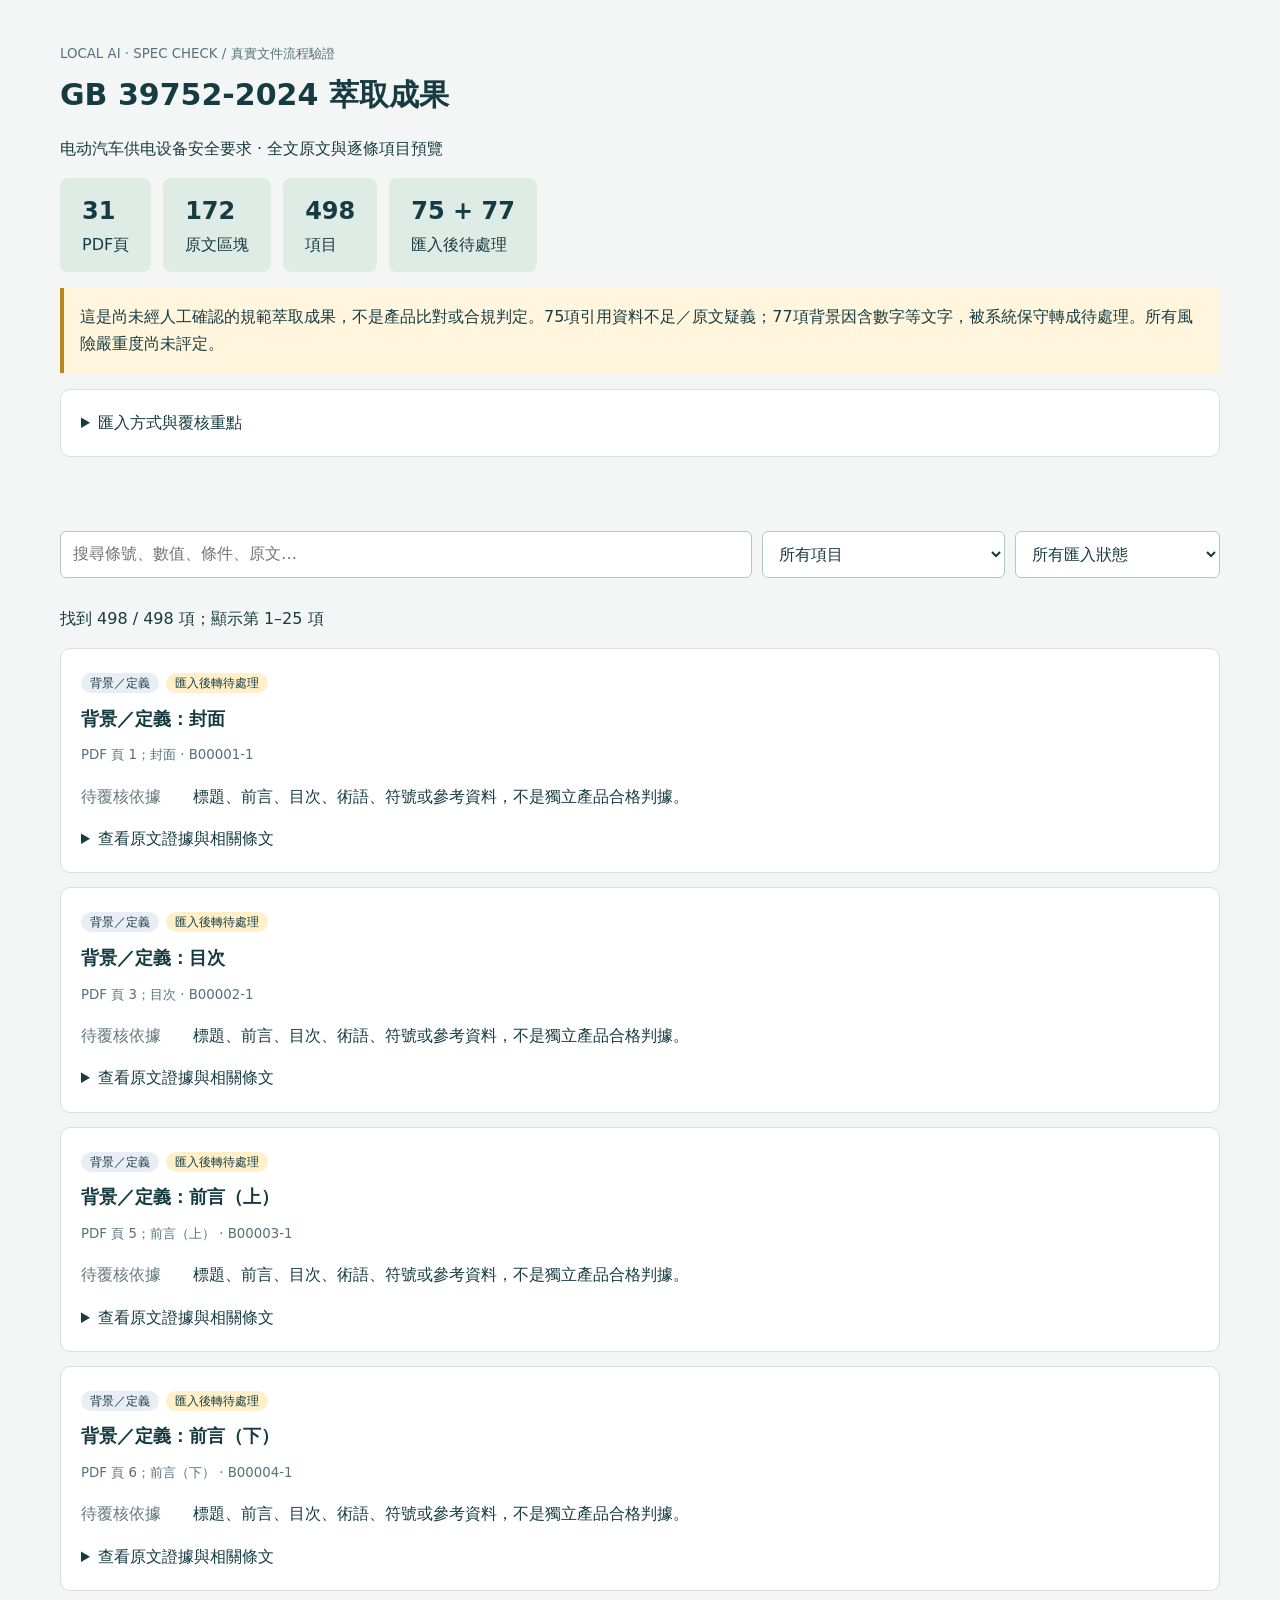
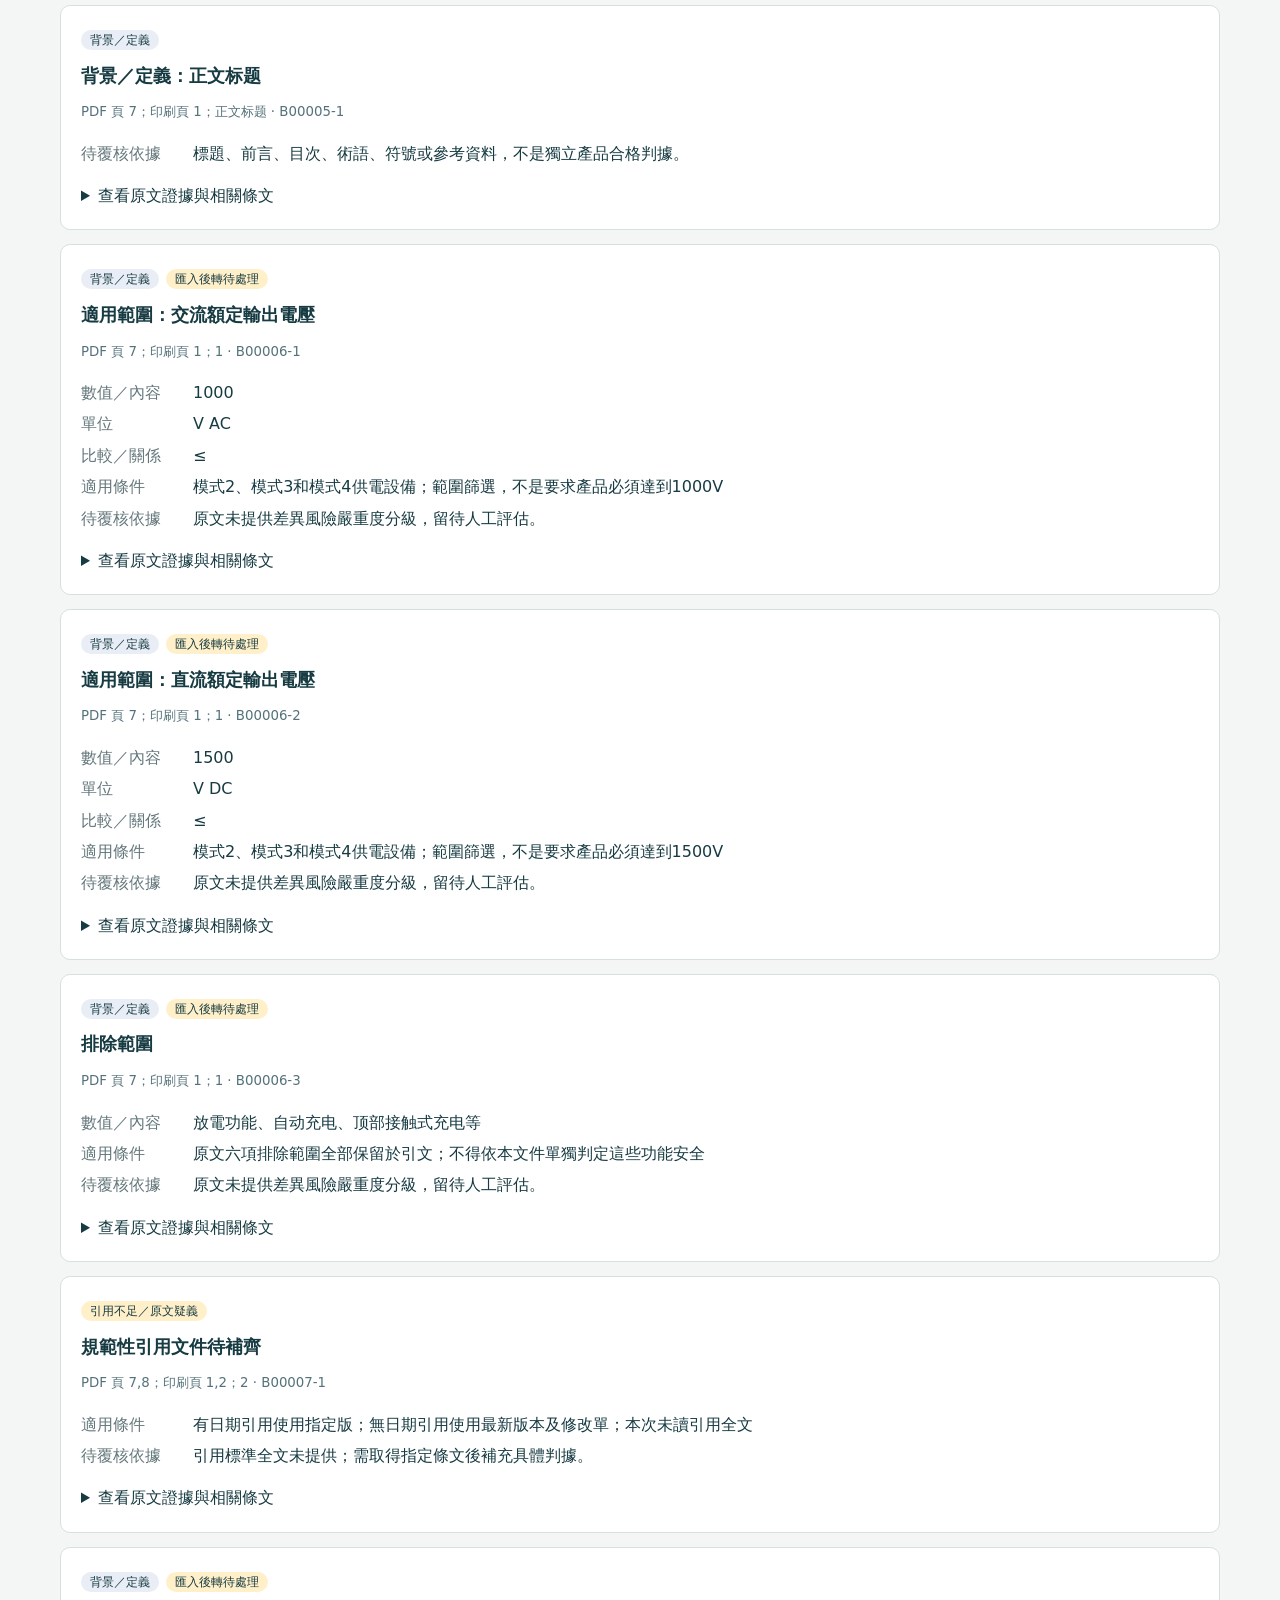
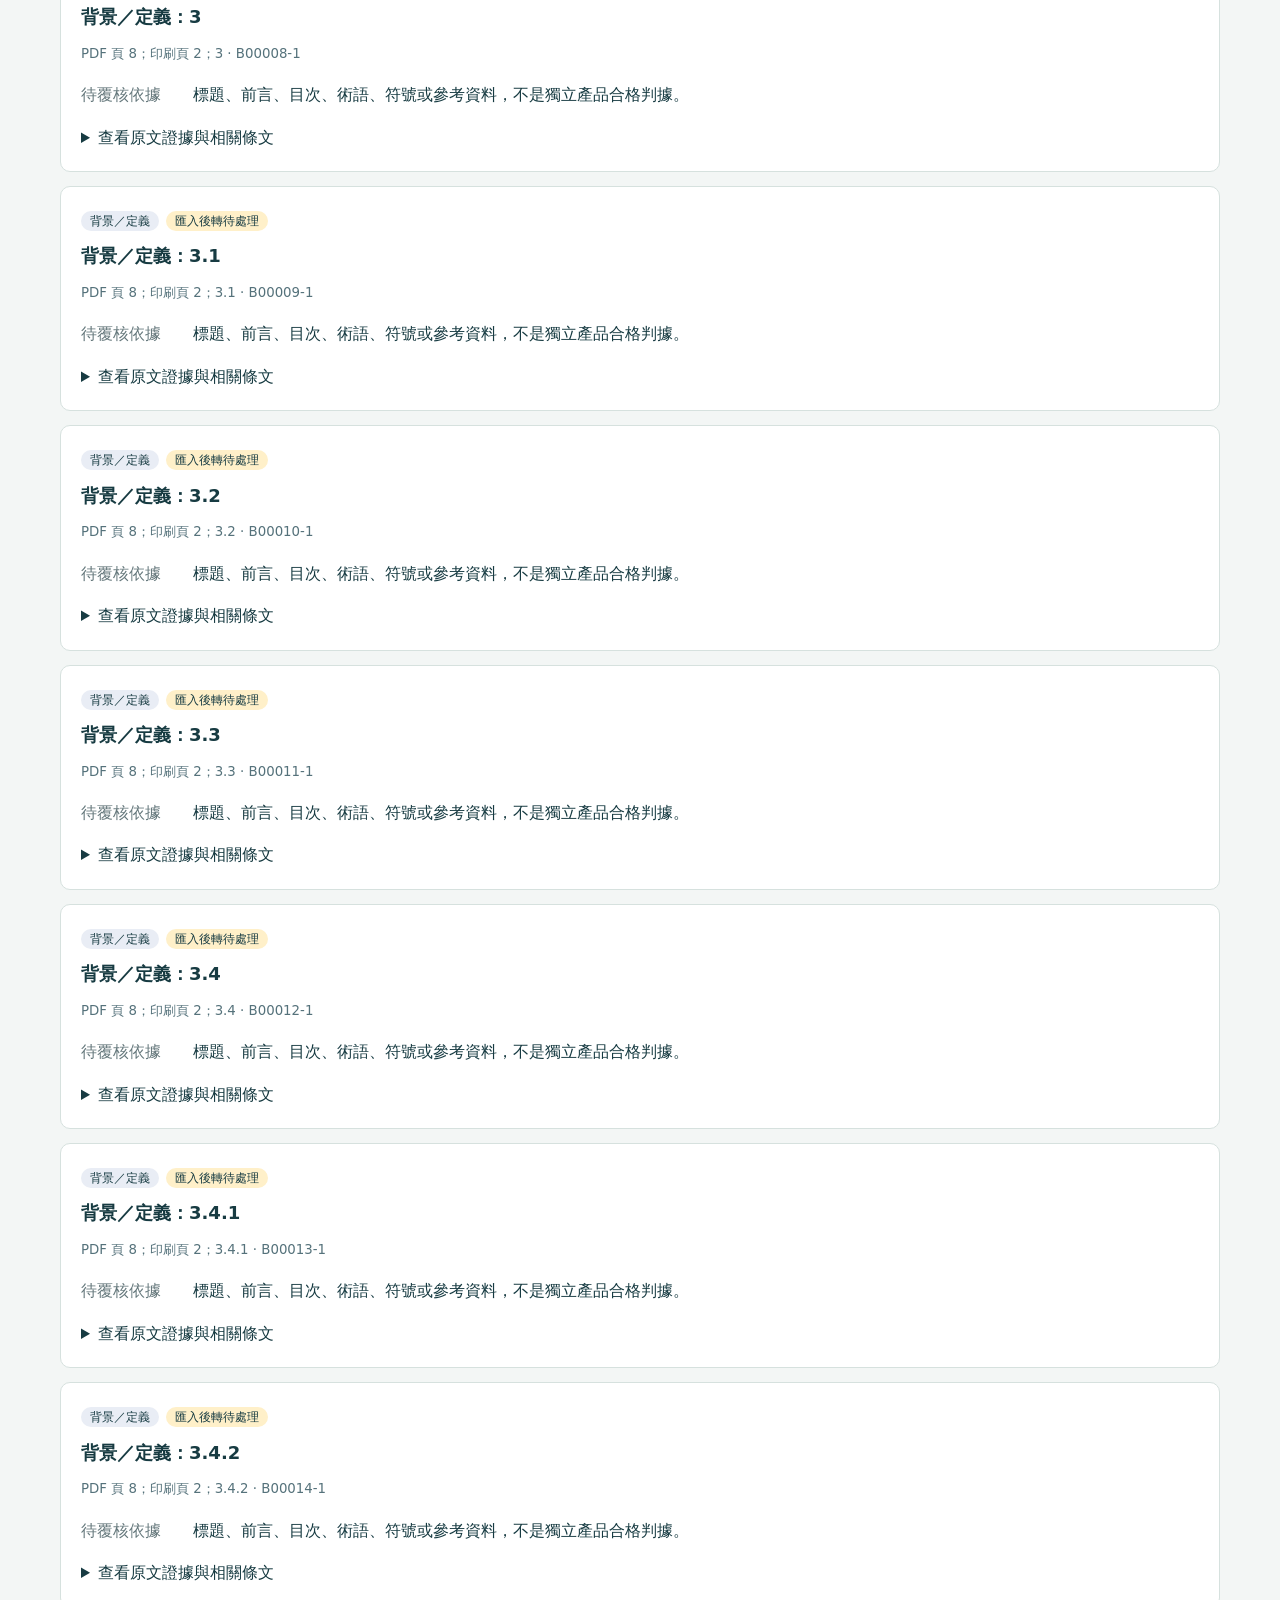
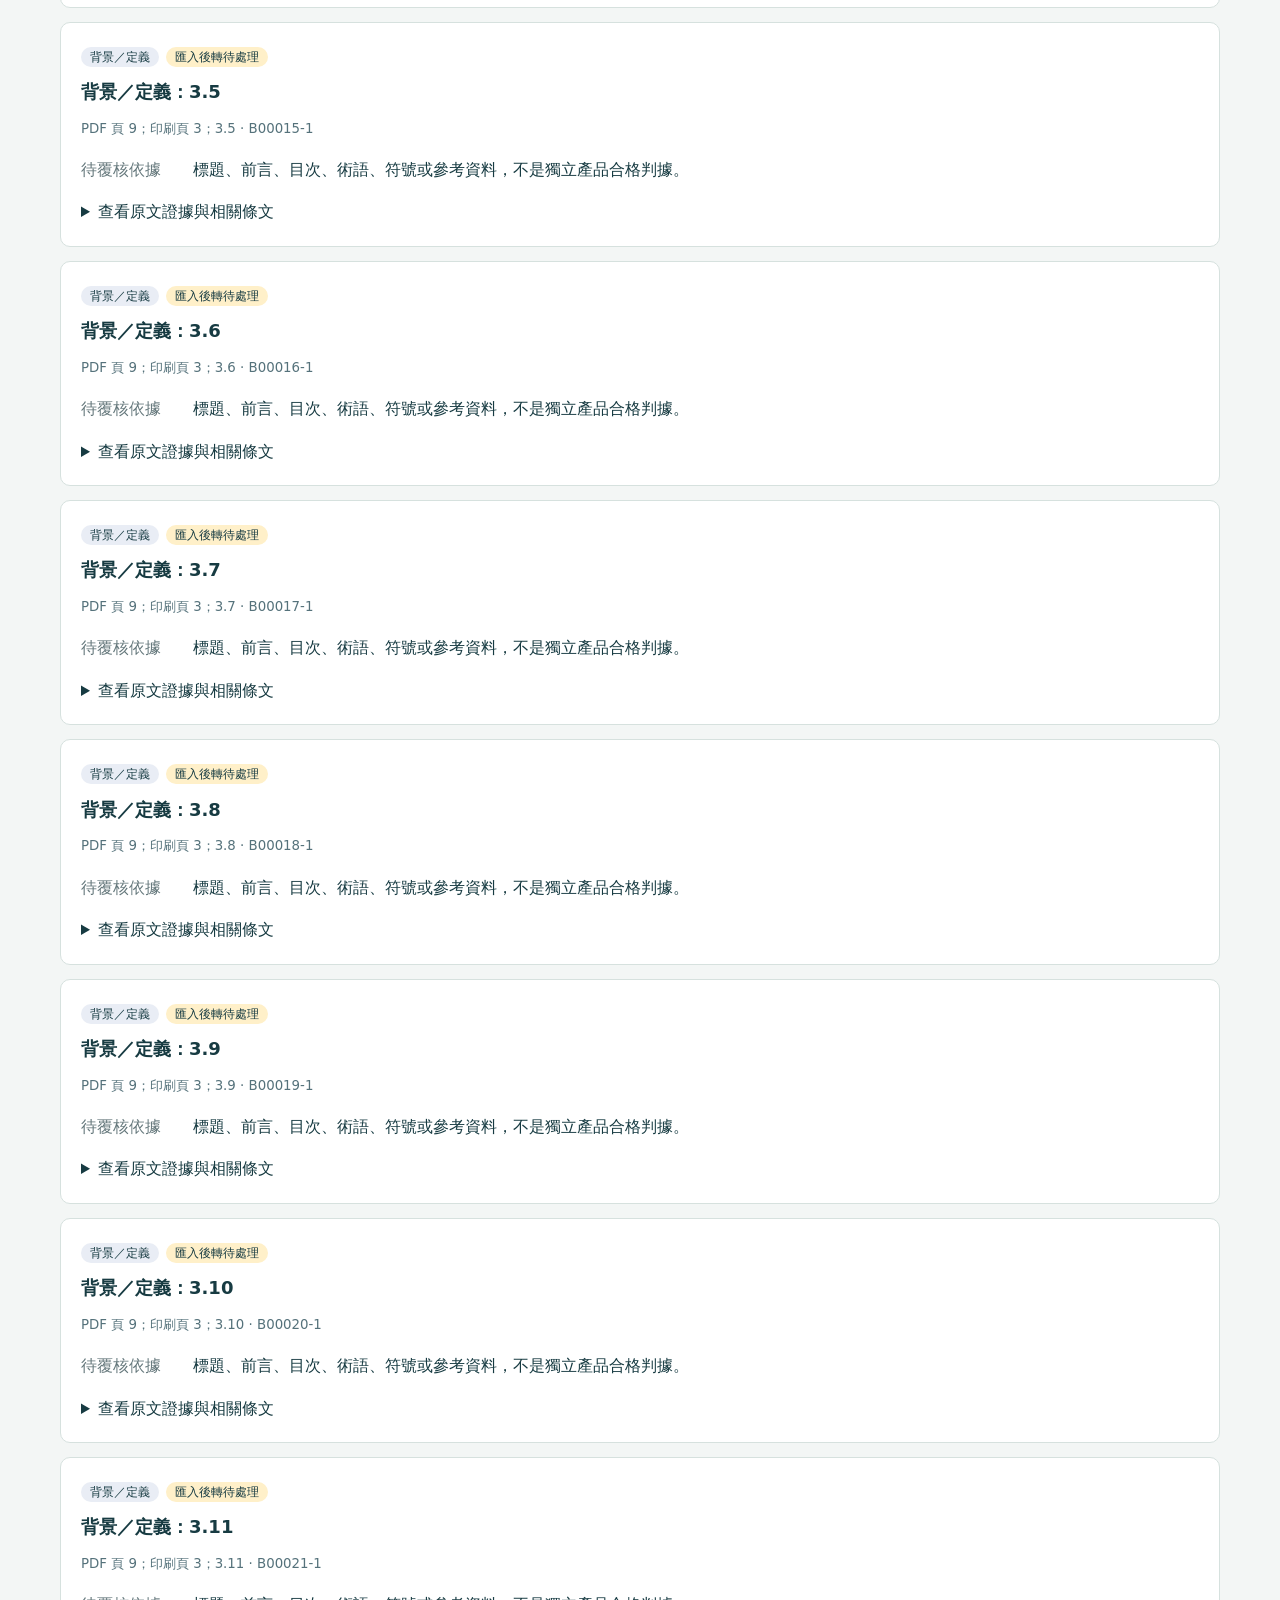
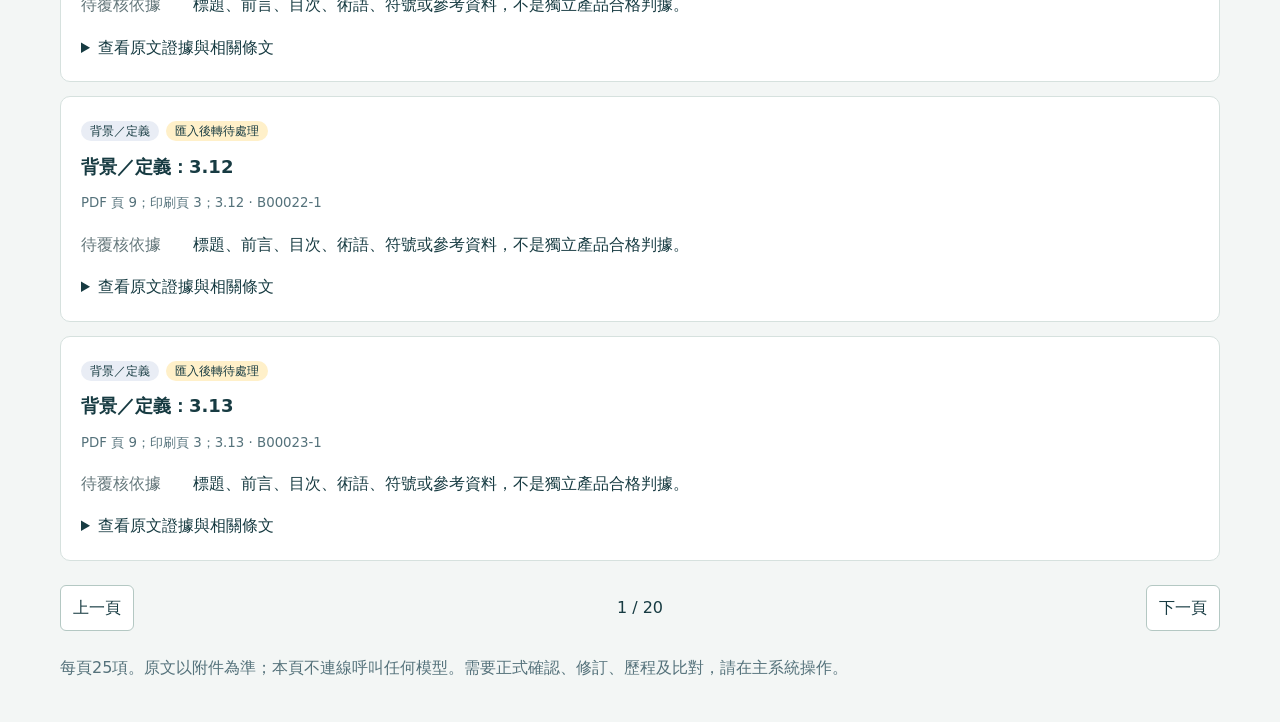
<file: examples/standards/GB39752-2024/GB39752-2024-review.html>
<!doctype html><html lang="zh-Hant"><meta charset="utf-8"><meta name="viewport" content="width=device-width,initial-scale=1"><title>GB 39752-2024｜萃取成果預覽</title>
<style>
:root{font-family:system-ui,"Microsoft JhengHei",sans-serif;color:#173b42;background:#f3f6f5;line-height:1.65}body{margin:0}header,main{max-width:1160px;margin:auto;padding:24px}header{padding-top:40px}h1{font-size:30px;margin:4px 0}h2{font-size:20px}small,.muted{color:#55727b}a{color:#126557}button,input,select{font:inherit;border:1px solid #b4c8c3;border-radius:6px;padding:9px 12px;background:white;color:inherit}button{cursor:pointer}input{min-width:240px;flex:1}.card{background:white;border:1px solid #d6e1de;border-radius:10px;padding:20px;margin:14px 0}.warning{background:#fff6dd;border-left:4px solid #b8881c;padding:16px}.stats{display:flex;gap:12px;flex-wrap:wrap}.stats span{background:#dfebe5;padding:14px 22px;border-radius:8px}.stats b{font-size:24px;display:block}.controls{display:flex;flex-wrap:wrap;gap:10px;position:sticky;top:0;background:#f3f6f5;padding:12px 0;z-index:1}.pill{font-size:12px;border-radius:20px;background:#e2ece7;padding:3px 9px;margin-right:7px}.unresolved{background:#fff0c9}.context{background:#e9edf5}pre{white-space:pre-wrap;overflow-wrap:anywhere;font-family:inherit;background:#f5f7f6;padding:12px;border-radius:5px}dl{display:grid;grid-template-columns:100px 1fr;gap:5px 12px}dt{color:#64777b}dd{margin:0;overflow-wrap:anywhere}summary{cursor:pointer}nav{display:flex;justify-content:space-between;align-items:center;margin:24px 0}#empty{padding:30px}h3{margin:8px 0;font-size:18px}@media(max-width:640px){header,main{padding:16px}dl{grid-template-columns:1fr}.controls{position:static}}@media print{.controls,nav,button{display:none}details{display:block}.card{break-inside:avoid}header,main{max-width:none}}
</style>
<header><small>LOCAL AI · SPEC CHECK / 真實文件流程驗證</small><h1>GB 39752-2024 萃取成果</h1><p>电动汽车供电设备安全要求 · 全文原文與逐條項目預覽</p>
<div class="stats"><span><b>31</b>PDF頁</span><span><b>172</b>原文區塊</span><span><b>498</b>項目</span><span><b>75 + 77</b>匯入後待處理</span></div>
<p class="warning">這是尚未經人工確認的規範萃取成果，不是產品比對或合規判定。75項引用資料不足／原文疑義；77項背景因含數字等文字，被系統保守轉成待處理。所有風險嚴重度尚未評定。</p>
<details class="card"><summary>匯入方式與覆核重點</summary><p>在 v0.3.2「標準文件庫 → 匯入 ChatGPT 完整成果 → 成果連結」貼上：</p><pre>https://raw.githubusercontent.com/pcpcchen-coder/LocalAIforSPECheck/main/examples/standards/GB39752-2024/GB39752-2024.standard.json</pre><p>預覽應顯示172區塊、498項、152項待處理。填入操作者、模型與備註後匯入，接著在主系統逐條確認並保留紀錄。本頁唯讀，篩選不會修改或確認項目。</p><ul><li>5.3.7與7.1：濕熱前後時點、&gt;與≥不同，不合併。</li><li>表4與正文：直流電壓表值與1.4倍敘述分別保留，待專業確認。</li><li>5.3與7.3：「非電氣連接」與「電氣連接」用語有差異。</li><li>多種保護配置是擇一，須保留前級條件與例外。</li><li>complete只表示本份PDF原文覆蓋；引用標準尚未取得。</li></ul><button id="download">下載可匯入JSON</button></details>
</header><main><div class="controls"><input id="search" type="search" aria-label="搜尋" placeholder="搜尋條號、數值、條件、原文…"><select id="kind" aria-label="項目分類"><option value="all">所有項目</option><option value="requirement">要求／試驗／實施（344）</option><option value="unresolved">引用不足／原文疑義（75）</option><option value="context">背景／定義（79）</option></select><select id="system" aria-label="匯入後狀態"><option value="all">所有匯入狀態</option><option value="unresolved">匯入後待處理（152）</option></select></div><p id="count" aria-live="polite"></p><section id="items"></section><nav><button id="prev">上一頁</button><span id="page"></span><button id="next">下一頁</button></nav><p class="muted">每頁25項。原文以附件為準；本頁不連線呼叫任何模型。需要正式確認、修訂、歷程及比對，請在主系統操作。</p></main>
<script type="application/json" id="data">{"schema_version":1,"format":"local-specheck-standard-package","standard":{"name":"GB 39752-2024 电动汽车供电设备安全要求","source_url":"https://openstd.samr.gov.cn/bzgk/std/newGbInfo?hcno=6B5B3F365C1E8749853C89CF346E11EC","version":"GB 39752-2024；2024-07-24发布；2025-08-01实施","category":"电动汽车传导供电设备／安全要求","scope":"额定输出≤1000V AC或≤1500V DC，模式2、3、4；不涵盖放电功能、自动充电、顶部接触式充电等第1章排除范围。","region":"中华人民共和国"},"coverage":{"status":"complete","description":"已讀取附件31頁：封面1、目次3、前言5–6、正文7–27（印刷1–21）、規範性附錄A第28頁（印刷22）、參考文獻29（印刷23）；2、4、30、31為空白頁。保留全部文字內容與6張表格，表格按欄轉錄並核對影像；省略重複頁眉頁腳及装飾標誌，正文換行與字距不代表新增條件。跨頁條文合併並保留頁序；表2註b平方根由影像補回。complete僅指本份PDF原文覆蓋完整，不代表已取得其引用文件或已完成人工審核。引用標準缺少全文、原文內部用語差異均以unresolved保留，不自行推定產品不符合。系統會把含數字的context保守轉為待處理，屬額外人工審核事項。"},"blocks":[{"id":"B00001","location":"PDF 頁 1；封面","text":"ICS43.040.99\nCCST35\n中华人民共和国国家标准\nGB39752—2024\n代替GB/T39752—2021\n电动汽车供电设备安全要求\nSafetyrequirementsofelectricvehicleconductivesupplyequipment\n2024-07-24发布2025-08-01实施\n国家市场监督管理总局\n发布\n国家标准化管理委员会","items":[{"name":"背景／定義：封面","parameter":"背景／定義：封面","value":"","unit":"","operator":"","conditions":"","exceptions":"","test_method":"","criticality":"unknown","criticality_basis":"標題、前言、目次、術語、符號或參考資料，不是獨立產品合格判據。","quote":"ICS43.040.99\nCCST35\n中华人民共和国国家标准\nGB39752—2024\n代替GB/T39752—2021\n电动汽车供电设备安全要求\nSafetyrequirementsofelectricvehicleconductivesupplyequipment\n2024-07-24发布2025-08-01实施\n国家市场监督管理总局\n发布\n国家标准化管理委员会","kind":"context","context_evidence":[]}]},{"id":"B00002","location":"PDF 頁 3；目次","text":"GB39752—2024\n目  次\n前言…………………………………………………………………………………………………………Ⅲ\n1 范围………………………………………………………………………………………………………1\n2 规范性引用文件…………………………………………………………………………………………1\n3 术语和定义………………………………………………………………………………………………2\n4 符号和缩略语……………………………………………………………………………………………6\n5 安全要素要求……………………………………………………………………………………………6\n6 试验通则…………………………………………………………………………………………………14\n7 试验方法…………………………………………………………………………………………………17\n8 标准的实施………………………………………………………………………………………………21\n附录A (规范性) 电动汽车供电设备安装………………………………………………………………22\n参考文献……………………………………………………………………………………………………23\nⅠ","items":[{"name":"背景／定義：目次","parameter":"背景／定義：目次","value":"","unit":"","operator":"","conditions":"","exceptions":"","test_method":"","criticality":"unknown","criticality_basis":"標題、前言、目次、術語、符號或參考資料，不是獨立產品合格判據。","quote":"GB39752—2024\n目  次\n前言…………………………………………………………………………………………………………Ⅲ\n1 范围………………………………………………………………………………………………………1\n2 规范性引用文件…………………………………………………………………………………………1\n3 术语和定义………………………………………………………………………………………………2\n4 符号和缩略语……………………………………………………………………………………………6\n5 安全要素要求……………………………………………………………………………………………6\n6 试验通则…………………………………………………………………………………………………14\n7 试验方法…………………………………………………………………………………………………17\n8 标准的实施………………………………………………………………………………………………21\n附录A (规范性) 电动汽车供电设备安装………………………………………………………………22\n参考文献……………………………………………………………………………………………………23\nⅠ","kind":"context","context_evidence":[]}]},{"id":"B00003","location":"PDF 頁 5；前言（上）","text":"GB39752—2024\n前  言\n本文件按照GB/T1.1—2020《标准化工作导则 第1部分:标准化文件的结构和起草规则》的规定\n起草。\n本文件代替GB/T39752—2021《电动汽车供电设备安全要求及试验规范》,与GB/T39752—2021\n相比,除结构调整和编辑性改动外,主要技术变化如下:\na) 增加了本文件涉及具备放电功能的供电设备安全要求,以及自动充电、顶部接触式充电等供电\n设备安全要求的限定范围(见第1章);\nb) 增加了术语“电动汽车供电设备”“充电模式”“模式2”“模式3”“模式4”“运动部件”“等效质\n量”“测量点”“跌落高度”“TT 系统”“TN 系统”及其定义(见3.1、3.20、3.20.1、3.20.2、3.20.3、\n3.21、3.22、3.23、3.24、3.25、3.26);\nc) 删除了术语“决定性电压等级A”“决定性电压等级B”“决定性电压等级C”“安全特低电压电\n路”“危险电压”“功能绝缘”“设备安全分类”“衬套”及其定义(见2021 年版的3.5.1、3.5.2、\n3.5.3、3.6、3.7、3.15.1、3.17、3.20);\nd) 增加了“符号和缩略语”一章并补充了AC、CPT 端口、IK、IPXX 等(见第4章);\ne) 更改了环境分类中环境温度范围、相对湿度范围(见5.1.1,2021年版的4.1.1);\nf) 更改了污染等级要求,补充室外供电设备降低污染等级设计条件(见5.1.2,2021年版的4.1.2);\ng) 删除了紫外暴露要求(见2021年版的4.1.4);\nh) 增加了特殊环境下的耐盐雾腐蚀和耐光老化要求,增加了安装(见5.1.3、5.1.4);\ni) 删除了结构中的外壳要求(见2021年版的4.2.2);\nj) 删除了结构中连接和拼接的连接外部导体端子用铜导线的截面积、端子和接头最小拉力要求\n(见2021年版的4.2.4);\nk) 删除了结构中布线的衬套要求(见2021年版的4.2.5);\nl) 增加了供电设备进出线开孔线缆防护要求(见5.2.5);\nm) 更改了防护等级要求,补充了模式2的供电设备防护等级要求(见5.2.6,2021年版的4.1.3);\nn) 删除了电气零部件中充电模块、机械开关设备、充电用连接装置、受限制电源(辅助电源)、冷却\n装置、剩余电流保护器、浪涌保护器的要求(见2021年版的4.2.7);\no) 增加了决定性电压等级的限值注释(见5.3.1);\np) 将“直接接触防护”更改为“基本防护”(见5.3.2.1,2021年版的4.3.2.1)、“间接接触防护”更改\n为“故障防护”(见5.3.2.2,2021年版的4.3.2.2);\nq) 增加了多车辆插头供电设备中每条充电电缆的保护接地要求(见5.3.2.2);\nr) 删除了Ⅱ类设备保护要求(见2021年版的4.3.2.2.2);\ns) 增加了交流供电设备的剩余电流保护(见5.3.3.1)、直流供电设备的剩余电流保护(见5.3.3.2);\nt) 增加了电气隔离要求(见5.3.4);\nu) 增加了在交变湿热后的绝缘电阻要求(见5.3.7);\nv) 更改了工频耐受电压的试验电压要求(见5.3.8.1,2021年版的4.3.6.1)、冲击耐受电压的试验\n电压要求(见5.3.8.2,2021年版的4.3.6.2);\nw) 删除了能量危险防护中功能电路电压消失(见2021年版的4.4.1)、供电输出电压消失(见2021\n年版的4.4.2);\nx) 删除了充电危险防护中泄放(见2021年版的4.5.2)、预充电(见2021年版的4.5.3)、通信故障\nⅢ","items":[{"name":"背景／定義：前言（上）","parameter":"背景／定義：前言（上）","value":"","unit":"","operator":"","conditions":"","exceptions":"","test_method":"","criticality":"unknown","criticality_basis":"標題、前言、目次、術語、符號或參考資料，不是獨立產品合格判據。","quote":"GB39752—2024\n前  言\n本文件按照GB/T1.1—2020《标准化工作导则 第1部分:标准化文件的结构和起草规则》的规定\n起草。\n本文件代替GB/T39752—2021《电动汽车供电设备安全要求及试验规范》,与GB/T39752—2021\n相比,除结构调整和编辑性改动外,主要技术变化如下:\na) 增加了本文件涉及具备放电功能的供电设备安全要求,以及自动充电、顶部接触式充电等供电\n设备安全要求的限定范围(见第1章);\nb) 增加了术语“电动汽车供电设备”“充电模式”“模式2”“模式3”“模式4”“运动部件”“等效质\n量”“测量点”“跌落高度”“TT 系统”“TN 系统”及其定义(见3.1、3.20、3.20.1、3.20.2、3.20.3、\n3.21、3.22、3.23、3.24、3.25、3.26);\nc) 删除了术语“决定性电压等级A”“决定性电压等级B”“决定性电压等级C”“安全特低电压电\n路”“危险电压”“功能绝缘”“设备安全分类”“衬套”及其定义(见2021 年版的3.5.1、3.5.2、\n3.5.3、3.6、3.7、3.15.1、3.17、3.20);\nd) 增加了“符号和缩略语”一章并补充了AC、CPT 端口、IK、IPXX 等(见第4章);\ne) 更改了环境分类中环境温度范围、相对湿度范围(见5.1.1,2021年版的4.1.1);\nf) 更改了污染等级要求,补充室外供电设备降低污染等级设计条件(见5.1.2,2021年版的4.1.2);\ng) 删除了紫外暴露要求(见2021年版的4.1.4);\nh) 增加了特殊环境下的耐盐雾腐蚀和耐光老化要求,增加了安装(见5.1.3、5.1.4);\ni) 删除了结构中的外壳要求(见2021年版的4.2.2);\nj) 删除了结构中连接和拼接的连接外部导体端子用铜导线的截面积、端子和接头最小拉力要求\n(见2021年版的4.2.4);\nk) 删除了结构中布线的衬套要求(见2021年版的4.2.5);\nl) 增加了供电设备进出线开孔线缆防护要求(见5.2.5);\nm) 更改了防护等级要求,补充了模式2的供电设备防护等级要求(见5.2.6,2021年版的4.1.3);\nn) 删除了电气零部件中充电模块、机械开关设备、充电用连接装置、受限制电源(辅助电源)、冷却\n装置、剩余电流保护器、浪涌保护器的要求(见2021年版的4.2.7);\no) 增加了决定性电压等级的限值注释(见5.3.1);\np) 将“直接接触防护”更改为“基本防护”(见5.3.2.1,2021年版的4.3.2.1)、“间接接触防护”更改\n为“故障防护”(见5.3.2.2,2021年版的4.3.2.2);\nq) 增加了多车辆插头供电设备中每条充电电缆的保护接地要求(见5.3.2.2);\nr) 删除了Ⅱ类设备保护要求(见2021年版的4.3.2.2.2);\ns) 增加了交流供电设备的剩余电流保护(见5.3.3.1)、直流供电设备的剩余电流保护(见5.3.3.2);\nt) 增加了电气隔离要求(见5.3.4);\nu) 增加了在交变湿热后的绝缘电阻要求(见5.3.7);\nv) 更改了工频耐受电压的试验电压要求(见5.3.8.1,2021年版的4.3.6.1)、冲击耐受电压的试验\n电压要求(见5.3.8.2,2021年版的4.3.6.2);\nw) 删除了能量危险防护中功能电路电压消失(见2021年版的4.4.1)、供电输出电压消失(见2021\n年版的4.4.2);\nx) 删除了充电危险防护中泄放(见2021年版的4.5.2)、预充电(见2021年版的4.5.3)、通信故障\nⅢ","kind":"context","context_evidence":[]}]},{"id":"B00004","location":"PDF 頁 6；前言（下）","text":"GB39752—2024\n保护(见2021年版的4.5.9)、急停保护(见2021年版的4.5.11);\ny) 增加了过温保护(见5.4.4)、负载突降保护(见5.4.5)、多车辆插头的直流供电设备模块切换要\n求(见5.4.10);\nz) 增加了多车辆插头的直流供电设备粘连保护功能(见5.4.7),更改了门禁保护要求(见5.4.8,\n2021年版的4.5.10),将“绝缘自检”更改为“绝缘保护”(见5.4.9,2021年版的4.5.1);\naa) 将“引起过热”更改为“危险识别”(见5.5.1,2021年版的4.6.1);\nab) 删除了零部件防火及外壳防火(见2021年版的4.6.5、4.6.6);\nac) 删除了抛射出的部件(见2021年版的4.7.2);\nad) 将“机械碰撞”更改为“机械强度”,并增加了模式2耐车辆碾压性能、耐机械冲击和机械撞击\n性能、耐振动和冲击性能的要求,更改了模式3和模式4的机械强度要求(见5.6.2,2021年版\n的4.7.3);\nae) 删除了声压危险(见2021年版的4.8);\naf) 增加了电磁兼容抗扰度及发射要求(见5.7.1、5.7.2);\nag) 删除了试验顺序、试验用仪器、试验准备、试验数据、单一故障条件、对零件抛出危险的防护判\n据、对其他危险的防护判据、试验时间(见2021年版的5.3、5.4、5.5、5.6、5.7、5.7.2.3、5.7.2.4、\n5.8);\nah) 增加了电磁兼容抗扰度试验的合格判据(见6.3.3)、电磁兼容发射试验的合格判据(见6.3.4);\nai) 增加了环境适应性试验、一般检查、把手和手动控制装置检查、连接和拼接检查、布线检查、开\n孔检查、防护等级试验、剩余电流保护检查、多车辆插头的直流供电设备模块切换试验、电磁\n兼容抗扰度试验、电磁兼容发射试验(见7.1、7.2.1、7.2.2、7.2.3、7.2.4、7.2.5、7.2.6、7.3.2、\n7.4.10、7.7.1、7.7.2);\naj) 删除了输出断开后的残余电压试验、输入过压保护试验、输入欠压保护试验、输入反极性试\n验、一种以上类型电源供电试验、电源切断及复电重启试验、输出限电压试验、输出限电流试\n验、负载电流匹配性试验、输出反极性试验、预充试验、输出冲击试验、紧急停止试验、充电连\n接安全试验、通信故障试验、冷却系统故障试验、机械碰撞试验、不可接受的噪声试验(见\n2021年版的6.2、6.3.1.1、6.3.1.2、6.3.1.3、6.3.1.4、6.3.1.5、6.3.2.1、6.3.2.2、6.3.2.3、6.3.2.6、\n6.3.2.8、6.3.2.10、6.3.2.11、6.3.3、6.3.4、6.4.3、6.5.2、6.6);\nak) 增加了标准的实施(见第8章);\nal) 增加了电动汽车供电设备安装(见附录A)。\n请注意本文件的某些内容可能涉及专利。本文件的发布机构不承担识别专利的责任。\n本文件由国家能源局提出并归口。\n本文件及其所代替文件的历次版本发布情况为:\n———2021年首次发布为GB/T39752—2021;\n———本次为第一次修订,标准编号调整为GB39752—2024。\nⅣ","items":[{"name":"背景／定義：前言（下）","parameter":"背景／定義：前言（下）","value":"","unit":"","operator":"","conditions":"","exceptions":"","test_method":"","criticality":"unknown","criticality_basis":"標題、前言、目次、術語、符號或參考資料，不是獨立產品合格判據。","quote":"GB39752—2024\n保护(见2021年版的4.5.9)、急停保护(见2021年版的4.5.11);\ny) 增加了过温保护(见5.4.4)、负载突降保护(见5.4.5)、多车辆插头的直流供电设备模块切换要\n求(见5.4.10);\nz) 增加了多车辆插头的直流供电设备粘连保护功能(见5.4.7),更改了门禁保护要求(见5.4.8,\n2021年版的4.5.10),将“绝缘自检”更改为“绝缘保护”(见5.4.9,2021年版的4.5.1);\naa) 将“引起过热”更改为“危险识别”(见5.5.1,2021年版的4.6.1);\nab) 删除了零部件防火及外壳防火(见2021年版的4.6.5、4.6.6);\nac) 删除了抛射出的部件(见2021年版的4.7.2);\nad) 将“机械碰撞”更改为“机械强度”,并增加了模式2耐车辆碾压性能、耐机械冲击和机械撞击\n性能、耐振动和冲击性能的要求,更改了模式3和模式4的机械强度要求(见5.6.2,2021年版\n的4.7.3);\nae) 删除了声压危险(见2021年版的4.8);\naf) 增加了电磁兼容抗扰度及发射要求(见5.7.1、5.7.2);\nag) 删除了试验顺序、试验用仪器、试验准备、试验数据、单一故障条件、对零件抛出危险的防护判\n据、对其他危险的防护判据、试验时间(见2021年版的5.3、5.4、5.5、5.6、5.7、5.7.2.3、5.7.2.4、\n5.8);\nah) 增加了电磁兼容抗扰度试验的合格判据(见6.3.3)、电磁兼容发射试验的合格判据(见6.3.4);\nai) 增加了环境适应性试验、一般检查、把手和手动控制装置检查、连接和拼接检查、布线检查、开\n孔检查、防护等级试验、剩余电流保护检查、多车辆插头的直流供电设备模块切换试验、电磁\n兼容抗扰度试验、电磁兼容发射试验(见7.1、7.2.1、7.2.2、7.2.3、7.2.4、7.2.5、7.2.6、7.3.2、\n7.4.10、7.7.1、7.7.2);\naj) 删除了输出断开后的残余电压试验、输入过压保护试验、输入欠压保护试验、输入反极性试\n验、一种以上类型电源供电试验、电源切断及复电重启试验、输出限电压试验、输出限电流试\n验、负载电流匹配性试验、输出反极性试验、预充试验、输出冲击试验、紧急停止试验、充电连\n接安全试验、通信故障试验、冷却系统故障试验、机械碰撞试验、不可接受的噪声试验(见\n2021年版的6.2、6.3.1.1、6.3.1.2、6.3.1.3、6.3.1.4、6.3.1.5、6.3.2.1、6.3.2.2、6.3.2.3、6.3.2.6、\n6.3.2.8、6.3.2.10、6.3.2.11、6.3.3、6.3.4、6.4.3、6.5.2、6.6);\nak) 增加了标准的实施(见第8章);\nal) 增加了电动汽车供电设备安装(见附录A)。\n请注意本文件的某些内容可能涉及专利。本文件的发布机构不承担识别专利的责任。\n本文件由国家能源局提出并归口。\n本文件及其所代替文件的历次版本发布情况为:\n———2021年首次发布为GB/T39752—2021;\n———本次为第一次修订,标准编号调整为GB39752—2024。\nⅣ","kind":"context","context_evidence":[]}]},{"id":"B00005","location":"PDF 頁 7；印刷頁 1；正文标题","text":"电动汽车供电设备安全要求","items":[{"name":"背景／定義：正文标题","parameter":"背景／定義：正文标题","value":"","unit":"","operator":"","conditions":"","exceptions":"","test_method":"","criticality":"unknown","criticality_basis":"標題、前言、目次、術語、符號或參考資料，不是獨立產品合格判據。","quote":"电动汽车供电设备安全要求","kind":"context","context_evidence":[]}]},{"id":"B00006","location":"PDF 頁 7；印刷頁 1；1","text":"1 范围\n本文件规定了电动汽车供电设备(以下简称“供电设备”)的安全要素要求,确立了试验通则,描述了\n相应的试验方法。\n注:对于供电设备的独立电气附件、辅助材料(如连接装置、线缆、绝缘材料等),需根据具体产品标准,与本文件结\n合使用。\n本文件适用于额定输出电压为1000V AC或1500VDC及以下各类型供电设备,包括模式2、模\n式3和模式4的供电设备。\n本文件不涉及以下内容:\n———与安全无关的供电设备功能和性能要求;\n———信息安全要求;\n———与运输包装、不恰当使用相关的安全要求;\n———因故意破坏和其他有目的行为所引起的安全要求;\n———具备放电功能的供电设备的安全要求;\n———自动充电、顶部接触式充电的供电设备的安全要求。","items":[{"name":"適用範圍：交流額定輸出電壓","parameter":"適用範圍：交流額定輸出電壓","value":"1000","unit":"V AC","operator":"≤","conditions":"模式2、模式3和模式4供電設備；範圍篩選，不是要求產品必須達到1000V","exceptions":"","test_method":"","criticality":"unknown","criticality_basis":"原文未提供差異風險嚴重度分級，留待人工評估。","quote":"1 范围\n本文件规定了电动汽车供电设备(以下简称“供电设备”)的安全要素要求,确立了试验通则,描述了\n相应的试验方法。\n注:对于供电设备的独立电气附件、辅助材料(如连接装置、线缆、绝缘材料等),需根据具体产品标准,与本文件结\n合使用。\n本文件适用于额定输出电压为1000V AC或1500VDC及以下各类型供电设备,包括模式2、模\n式3和模式4的供电设备。\n本文件不涉及以下内容:\n———与安全无关的供电设备功能和性能要求;\n———信息安全要求;\n———与运输包装、不恰当使用相关的安全要求;\n———因故意破坏和其他有目的行为所引起的安全要求;\n———具备放电功能的供电设备的安全要求;\n———自动充电、顶部接触式充电的供电设备的安全要求。","kind":"context","context_evidence":[]},{"name":"適用範圍：直流額定輸出電壓","parameter":"適用範圍：直流額定輸出電壓","value":"1500","unit":"V DC","operator":"≤","conditions":"模式2、模式3和模式4供電設備；範圍篩選，不是要求產品必須達到1500V","exceptions":"","test_method":"","criticality":"unknown","criticality_basis":"原文未提供差異風險嚴重度分級，留待人工評估。","quote":"1 范围\n本文件规定了电动汽车供电设备(以下简称“供电设备”)的安全要素要求,确立了试验通则,描述了\n相应的试验方法。\n注:对于供电设备的独立电气附件、辅助材料(如连接装置、线缆、绝缘材料等),需根据具体产品标准,与本文件结\n合使用。\n本文件适用于额定输出电压为1000V AC或1500VDC及以下各类型供电设备,包括模式2、模\n式3和模式4的供电设备。\n本文件不涉及以下内容:\n———与安全无关的供电设备功能和性能要求;\n———信息安全要求;\n———与运输包装、不恰当使用相关的安全要求;\n———因故意破坏和其他有目的行为所引起的安全要求;\n———具备放电功能的供电设备的安全要求;\n———自动充电、顶部接触式充电的供电设备的安全要求。","kind":"context","context_evidence":[]},{"name":"排除範圍","parameter":"排除範圍","value":"放電功能、自动充电、顶部接触式充电等","unit":"","operator":"","conditions":"原文六項排除範圍全部保留於引文；不得依本文件單獨判定這些功能安全","exceptions":"","test_method":"","criticality":"unknown","criticality_basis":"原文未提供差異風險嚴重度分級，留待人工評估。","quote":"1 范围\n本文件规定了电动汽车供电设备(以下简称“供电设备”)的安全要素要求,确立了试验通则,描述了\n相应的试验方法。\n注:对于供电设备的独立电气附件、辅助材料(如连接装置、线缆、绝缘材料等),需根据具体产品标准,与本文件结\n合使用。\n本文件适用于额定输出电压为1000V AC或1500VDC及以下各类型供电设备,包括模式2、模\n式3和模式4的供电设备。\n本文件不涉及以下内容:\n———与安全无关的供电设备功能和性能要求;\n———信息安全要求;\n———与运输包装、不恰当使用相关的安全要求;\n———因故意破坏和其他有目的行为所引起的安全要求;\n———具备放电功能的供电设备的安全要求;\n———自动充电、顶部接触式充电的供电设备的安全要求。","kind":"context","context_evidence":[]}]},{"id":"B00007","location":"PDF 頁 7,8；印刷頁 1,2；2","text":"2 规范性引用文件\n下列文件中的内容通过文中的规范性引用而构成本文件必不可少的条款。其中,注日期的引用文\n件,仅该日期对应的版本适用于本文件;不注日期的引用文件,其最新版本(包括所有的修改单)适用于\n本文件。\nGB/T2423.1 电工电子产品环境试验 第2 部分:试验方法 试验A:低温\nGB/T2423.2 电工电子产品环境试验 第2 部分:试验方法 试验B:高温\nGB/T2423.4 电工电子产品环境试验 第2 部分:试验方法 试验Db:交变湿热(12h+12h循\n环)\nGB/T2423.17 电工电子产品环境试验 第2部分:试验方法 试验Ka:盐雾\nGB/T2423.55—2023 环境试验 第2部分:试验方法 试验Eh:锤击试验\nGB2894 安全标志及其使用导则\nGB/T4208 外壳防护等级(IP代码)\nGB/T5169.11 电工电子产品着火危险试验 第11部分:灼热丝/热丝基本试验方法 成品的灼\n热丝可燃性试验方法(GWEPT)\nGB/T5169.21 电工电子产品着火危险试验 第21部分:非正常热 球压试验方法\nGB/T12113 接触电流和保护导体电流的测量方法\nGB/T14048.2 低压开关设备和控制设备 第2部分:断路器\nGB/T16422.2 塑料 实验室光源暴露试验方法 第2部分:氙弧灯\nGB/T16895.21 低压电气装置 第4-41部分:安全防护 电击防护\nGB/T16916.1 家用和类似用途的不带过电流保护的剩余电流动作断路器(RCCB) 第1部分:\n一般规则\nGB/T16917.1 家用和类似用途的带过电流保护的剩余电流动作断路器(RCBO) 第1部分:一\n般规则\nGB/T16935.1—2023 低压供电系统内设备的绝缘配合 第1部分:原理、要求和试验\nGB/T18487.1—2023 电动汽车传导充电系统 第1部分:通用要求\nGB/T18487.2 电动汽车传导充电系统 第2部分:非车载传导供电设备电磁兼容要求\nGB/T20138 电器设备外壳对外界机械碰撞的防护等级(IK 代码)\nGB/T22794 家用和类似用途的不带和带过电流保护的F型和B型剩余电流动作断路器\nGB/T29317—2021 电动汽车充换电设施术语\nGB/T41589—2022 电动汽车模式2充电的缆上控制与保护装置(IC-CPD)\nGB44263—2024 电动汽车传导充电系统安全要求\nGB50016 建筑设计防火规范\nGB50054 低压配电设计规范\nGB50067 汽车库、修车库、停车场设计防火规范\nGB50217 电力工程电缆设计标准\nGB55037 建筑防火通用规范","items":[{"name":"規範性引用文件待補齊","parameter":"規範性引用文件待補齊","value":"","unit":"","operator":"","conditions":"有日期引用使用指定版；無日期引用使用最新版本及修改單；本次未讀引用全文","exceptions":"","test_method":"","criticality":"unknown","criticality_basis":"引用標準全文未提供；需取得指定條文後補充具體判據。","quote":"2 规范性引用文件\n下列文件中的内容通过文中的规范性引用而构成本文件必不可少的条款。其中,注日期的引用文\n件,仅该日期对应的版本适用于本文件;不注日期的引用文件,其最新版本(包括所有的修改单)适用于\n本文件。\nGB/T2423.1 电工电子产品环境试验 第2 部分:试验方法 试验A:低温\nGB/T2423.2 电工电子产品环境试验 第2 部分:试验方法 试验B:高温\nGB/T2423.4 电工电子产品环境试验 第2 部分:试验方法 试验Db:交变湿热(12h+12h循\n环)\nGB/T2423.17 电工电子产品环境试验 第2部分:试验方法 试验Ka:盐雾\nGB/T2423.55—2023 环境试验 第2部分:试验方法 试验Eh:锤击试验\nGB2894 安全标志及其使用导则\nGB/T4208 外壳防护等级(IP代码)\nGB/T5169.11 电工电子产品着火危险试验 第11部分:灼热丝/热丝基本试验方法 成品的灼\n热丝可燃性试验方法(GWEPT)\nGB/T5169.21 电工电子产品着火危险试验 第21部分:非正常热 球压试验方法\nGB/T12113 接触电流和保护导体电流的测量方法\nGB/T14048.2 低压开关设备和控制设备 第2部分:断路器\nGB/T16422.2 塑料 实验室光源暴露试验方法 第2部分:氙弧灯\nGB/T16895.21 低压电气装置 第4-41部分:安全防护 电击防护\nGB/T16916.1 家用和类似用途的不带过电流保护的剩余电流动作断路器(RCCB) 第1部分:\n一般规则\nGB/T16917.1 家用和类似用途的带过电流保护的剩余电流动作断路器(RCBO) 第1部分:一\n般规则\nGB/T16935.1—2023 低压供电系统内设备的绝缘配合 第1部分:原理、要求和试验\nGB/T18487.1—2023 电动汽车传导充电系统 第1部分:通用要求\nGB/T18487.2 电动汽车传导充电系统 第2部分:非车载传导供电设备电磁兼容要求\nGB/T20138 电器设备外壳对外界机械碰撞的防护等级(IK 代码)\nGB/T22794 家用和类似用途的不带和带过电流保护的F型和B型剩余电流动作断路器\nGB/T29317—2021 电动汽车充换电设施术语\nGB/T41589—2022 电动汽车模式2充电的缆上控制与保护装置(IC-CPD)\nGB44263—2024 电动汽车传导充电系统安全要求\nGB50016 建筑设计防火规范\nGB50054 低压配电设计规范\nGB50067 汽车库、修车库、停车场设计防火规范\nGB50217 电力工程电缆设计标准\nGB55037 建筑防火通用规范","kind":"unresolved","context_evidence":[]}]},{"id":"B00008","location":"PDF 頁 8；印刷頁 2；3","text":"3 术语和定义\nGB/T18487.1—2023和GB/T29317—2021界定的以及下列术语和定义适用于本文件。","items":[{"name":"背景／定義：3","parameter":"背景／定義：3","value":"","unit":"","operator":"","conditions":"","exceptions":"","test_method":"","criticality":"unknown","criticality_basis":"標題、前言、目次、術語、符號或參考資料，不是獨立產品合格判據。","quote":"3 术语和定义\nGB/T18487.1—2023和GB/T29317—2021界定的以及下列术语和定义适用于本文件。","kind":"context","context_evidence":[]}]},{"id":"B00009","location":"PDF 頁 8；印刷頁 2；3.1","text":"3.1\n电动汽车供电设备 EVenergytransferequipment\n连接于电动汽车与供电网(电源)之间,可实现能量流动的设备。\n[来源:GB/T18487.1—2023,3.1.6,有修改]","items":[{"name":"背景／定義：3.1","parameter":"背景／定義：3.1","value":"","unit":"","operator":"","conditions":"","exceptions":"","test_method":"","criticality":"unknown","criticality_basis":"標題、前言、目次、術語、符號或參考資料，不是獨立產品合格判據。","quote":"3.1\n电动汽车供电设备 EVenergytransferequipment\n连接于电动汽车与供电网(电源)之间,可实现能量流动的设备。\n[来源:GB/T18487.1—2023,3.1.6,有修改]","kind":"context","context_evidence":[]}]},{"id":"B00010","location":"PDF 頁 8；印刷頁 2；3.2","text":"3.2\n外壳 enclosure\n为预定用途提供适用的保护类型和保护等级的壳体。\n注:用来使设备内部的着火或火陷的蔓延减小到最低限度的设备部件;用来减少由机械危险和其他物理危险造成\n伤害危险的机械部件;用来限制接触可能带危险电压或危险能量水平的零部件的设备部件;具有以上一种或\n多种功能的设备的一个部件。\n[来源:GB4943.1—2022,3.3.2.2,有修改]","items":[{"name":"背景／定義：3.2","parameter":"背景／定義：3.2","value":"","unit":"","operator":"","conditions":"","exceptions":"","test_method":"","criticality":"unknown","criticality_basis":"標題、前言、目次、術語、符號或參考資料，不是獨立產品合格判據。","quote":"3.2\n外壳 enclosure\n为预定用途提供适用的保护类型和保护等级的壳体。\n注:用来使设备内部的着火或火陷的蔓延减小到最低限度的设备部件;用来减少由机械危险和其他物理危险造成\n伤害危险的机械部件;用来限制接触可能带危险电压或危险能量水平的零部件的设备部件;具有以上一种或\n多种功能的设备的一个部件。\n[来源:GB4943.1—2022,3.3.2.2,有修改]","kind":"context","context_evidence":[]}]},{"id":"B00011","location":"PDF 頁 8；印刷頁 2；3.3","text":"3.3\n工具 tool\n能用来旋动螺钉、锁闩或类似固定装置的器具。\n[来源:GB4943.1—2022,3.3.6.13]","items":[{"name":"背景／定義：3.3","parameter":"背景／定義：3.3","value":"","unit":"","operator":"","conditions":"","exceptions":"","test_method":"","criticality":"unknown","criticality_basis":"標題、前言、目次、術語、符號或參考資料，不是獨立產品合格判據。","quote":"3.3\n工具 tool\n能用来旋动螺钉、锁闩或类似固定装置的器具。\n[来源:GB4943.1—2022,3.3.6.13]","kind":"context","context_evidence":[]}]},{"id":"B00012","location":"PDF 頁 8；印刷頁 2；3.4","text":"3.4\n危险 hazard\n可能导致伤害的潜在根源。\n[来源:GB/T4776—2017,2.1.23]","items":[{"name":"背景／定義：3.4","parameter":"背景／定義：3.4","value":"","unit":"","operator":"","conditions":"","exceptions":"","test_method":"","criticality":"unknown","criticality_basis":"標題、前言、目次、術語、符號或參考資料，不是獨立產品合格判據。","quote":"3.4\n危险 hazard\n可能导致伤害的潜在根源。\n[来源:GB/T4776—2017,2.1.23]","kind":"context","context_evidence":[]}]},{"id":"B00013","location":"PDF 頁 8；印刷頁 2；3.4.1","text":"3.4.1\n危险带电 hazardouslive\n在正常条件或单一故障条件下能使之发生电击或电灼伤。","items":[{"name":"背景／定義：3.4.1","parameter":"背景／定義：3.4.1","value":"","unit":"","operator":"","conditions":"","exceptions":"","test_method":"","criticality":"unknown","criticality_basis":"標題、前言、目次、術語、符號或參考資料，不是獨立產品合格判據。","quote":"3.4.1\n危险带电 hazardouslive\n在正常条件或单一故障条件下能使之发生电击或电灼伤。","kind":"context","context_evidence":[]}]},{"id":"B00014","location":"PDF 頁 8；印刷頁 2；3.4.2","text":"3.4.2\n危险带电部分 hazardouslivepart\n在某些条件下能造成伤害性电击的带电部分。\n[来源:GB/T18487.1—2023,3.2.13]","items":[{"name":"背景／定義：3.4.2","parameter":"背景／定義：3.4.2","value":"","unit":"","operator":"","conditions":"","exceptions":"","test_method":"","criticality":"unknown","criticality_basis":"標題、前言、目次、術語、符號或參考資料，不是獨立產品合格判據。","quote":"3.4.2\n危险带电部分 hazardouslivepart\n在某些条件下能造成伤害性电击的带电部分。\n[来源:GB/T18487.1—2023,3.2.13]","kind":"context","context_evidence":[]}]},{"id":"B00015","location":"PDF 頁 9；印刷頁 3；3.5","text":"3.5\n工作电压 workingvoltage\n当供电设备在正常使用的条件下工作时,以额定电压或额定电压范围内的任何电压对设备供电\n时,任何特定绝缘上的电压。\n注:不考虑设备外部引起的瞬态电压,不考虑重复性峰值电压。\n[来源:GB4943.1—2022,3.3.14.8,有修改]","items":[{"name":"背景／定義：3.5","parameter":"背景／定義：3.5","value":"","unit":"","operator":"","conditions":"","exceptions":"","test_method":"","criticality":"unknown","criticality_basis":"標題、前言、目次、術語、符號或參考資料，不是獨立產品合格判據。","quote":"3.5\n工作电压 workingvoltage\n当供电设备在正常使用的条件下工作时,以额定电压或额定电压范围内的任何电压对设备供电\n时,任何特定绝缘上的电压。\n注:不考虑设备外部引起的瞬态电压,不考虑重复性峰值电压。\n[来源:GB4943.1—2022,3.3.14.8,有修改]","kind":"context","context_evidence":[]}]},{"id":"B00016","location":"PDF 頁 9；印刷頁 3；3.6","text":"3.6\n决定性电压 decisivevoltage\n在最恶劣的额定工作条件下、按照预定目的使用时,两个任意带电部件之间持续出现的最高电压。\n注:决定性电压等级分为决定性电压等级A、决定性电压等级B和决定性电压等级C。","items":[{"name":"背景／定義：3.6","parameter":"背景／定義：3.6","value":"","unit":"","operator":"","conditions":"","exceptions":"","test_method":"","criticality":"unknown","criticality_basis":"標題、前言、目次、術語、符號或參考資料，不是獨立產品合格判據。","quote":"3.6\n决定性电压 decisivevoltage\n在最恶劣的额定工作条件下、按照预定目的使用时,两个任意带电部件之间持续出现的最高电压。\n注:决定性电压等级分为决定性电压等级A、决定性电压等级B和决定性电压等级C。","kind":"context","context_evidence":[]}]},{"id":"B00017","location":"PDF 頁 9；印刷頁 3；3.7","text":"3.7\n正常使用 normaluse\n按使用说明或按明显的预期用途的说明进行的操作。\n注:包括待机。","items":[{"name":"背景／定義：3.7","parameter":"背景／定義：3.7","value":"","unit":"","operator":"","conditions":"","exceptions":"","test_method":"","criticality":"unknown","criticality_basis":"標題、前言、目次、術語、符號或參考資料，不是獨立產品合格判據。","quote":"3.7\n正常使用 normaluse\n按使用说明或按明显的预期用途的说明进行的操作。\n注:包括待机。","kind":"context","context_evidence":[]}]},{"id":"B00018","location":"PDF 頁 9；印刷頁 3；3.8","text":"3.8\n正常条件 normalcondition\n供电设备防止危险的所有防护措施均完好无损的条件。","items":[{"name":"背景／定義：3.8","parameter":"背景／定義：3.8","value":"","unit":"","operator":"","conditions":"","exceptions":"","test_method":"","criticality":"unknown","criticality_basis":"標題、前言、目次、術語、符號或參考資料，不是獨立產品合格判據。","quote":"3.8\n正常条件 normalcondition\n供电设备防止危险的所有防护措施均完好无损的条件。","kind":"context","context_evidence":[]}]},{"id":"B00019","location":"PDF 頁 9；印刷頁 3；3.9","text":"3.9\n单一故障条件 singlefaultcondition\n供电设备在正常工作条件下,单一安全防护(但不是加强安全防护)或者单一元器件或装置发生一\n个故障的条件。\n注:如果某个单一故障条件会不可避免地引起另一个单一故障条件,则这样的两个故障被认为是一个单一故障\n条件。","items":[{"name":"背景／定義：3.9","parameter":"背景／定義：3.9","value":"","unit":"","operator":"","conditions":"","exceptions":"","test_method":"","criticality":"unknown","criticality_basis":"標題、前言、目次、術語、符號或參考資料，不是獨立產品合格判據。","quote":"3.9\n单一故障条件 singlefaultcondition\n供电设备在正常工作条件下,单一安全防护(但不是加强安全防护)或者单一元器件或装置发生一\n个故障的条件。\n注:如果某个单一故障条件会不可避免地引起另一个单一故障条件,则这样的两个故障被认为是一个单一故障\n条件。","kind":"context","context_evidence":[]}]},{"id":"B00020","location":"PDF 頁 9；印刷頁 3；3.10","text":"3.10\n保护接地导体 protectiveearthingconductor\n将设备内的主保护接地端子和供保护接地用的建筑物设施的接地点连接起来的保护导体。\n[来源:GB4943.1—2022,3.3.11.12]","items":[{"name":"背景／定義：3.10","parameter":"背景／定義：3.10","value":"","unit":"","operator":"","conditions":"","exceptions":"","test_method":"","criticality":"unknown","criticality_basis":"標題、前言、目次、術語、符號或參考資料，不是獨立產品合格判據。","quote":"3.10\n保护接地导体 protectiveearthingconductor\n将设备内的主保护接地端子和供保护接地用的建筑物设施的接地点连接起来的保护导体。\n[来源:GB4943.1—2022,3.3.11.12]","kind":"context","context_evidence":[]}]},{"id":"B00021","location":"PDF 頁 9；印刷頁 3；3.11","text":"3.11\n接触电流 touchcurrent\n当人体部位接触两个或多个可触及零部件或者接触一个可触及零部件和地时通过人体的电流。\n[来源:GB4943.1—2022,3.3.6.14]","items":[{"name":"背景／定義：3.11","parameter":"背景／定義：3.11","value":"","unit":"","operator":"","conditions":"","exceptions":"","test_method":"","criticality":"unknown","criticality_basis":"標題、前言、目次、術語、符號或參考資料，不是獨立產品合格判據。","quote":"3.11\n接触电流 touchcurrent\n当人体部位接触两个或多个可触及零部件或者接触一个可触及零部件和地时通过人体的电流。\n[来源:GB4943.1—2022,3.3.6.14]","kind":"context","context_evidence":[]}]},{"id":"B00022","location":"PDF 頁 9；印刷頁 3；3.12","text":"3.12\n电气间隙 clearance\n两导体之间在空气中的最短距离。\n[来源:GB/T18487.1—2023,3.6.3]","items":[{"name":"背景／定義：3.12","parameter":"背景／定義：3.12","value":"","unit":"","operator":"","conditions":"","exceptions":"","test_method":"","criticality":"unknown","criticality_basis":"標題、前言、目次、術語、符號或參考資料，不是獨立產品合格判據。","quote":"3.12\n电气间隙 clearance\n两导体之间在空气中的最短距离。\n[来源:GB/T18487.1—2023,3.6.3]","kind":"context","context_evidence":[]}]},{"id":"B00023","location":"PDF 頁 9；印刷頁 3；3.13","text":"3.13\n爬电距离 creepagedistance\n两导电部件之间沿固体绝缘材料表面的最短距离。\n[来源:GB/T18487.1—2023,3.6.4]","items":[{"name":"背景／定義：3.13","parameter":"背景／定義：3.13","value":"","unit":"","operator":"","conditions":"","exceptions":"","test_method":"","criticality":"unknown","criticality_basis":"標題、前言、目次、術語、符號或參考資料，不是獨立產品合格判據。","quote":"3.13\n爬电距离 creepagedistance\n两导电部件之间沿固体绝缘材料表面的最短距离。\n[来源:GB/T18487.1—2023,3.6.4]","kind":"context","context_evidence":[]}]},{"id":"B00024","location":"PDF 頁 9；印刷頁 3；3.14","text":"3.14\n绝缘 insulation\n表征一个绝缘体实现其功能的能力的各种性质。\n注:有关性质的例子是:电阻、击穿电压。\n[来源:GB/T18487.1—2023,3.2.1]","items":[{"name":"背景／定義：3.14","parameter":"背景／定義：3.14","value":"","unit":"","operator":"","conditions":"","exceptions":"","test_method":"","criticality":"unknown","criticality_basis":"標題、前言、目次、術語、符號或參考資料，不是獨立產品合格判據。","quote":"3.14\n绝缘 insulation\n表征一个绝缘体实现其功能的能力的各种性质。\n注:有关性质的例子是:电阻、击穿电压。\n[来源:GB/T18487.1—2023,3.2.1]","kind":"context","context_evidence":[]}]},{"id":"B00025","location":"PDF 頁 10；印刷頁 4；3.14.1","text":"3.14.1\n功能绝缘 functionalinsulation\n仅使设备正常工作所需要的在导电零部件之间的绝缘。\n[来源:GB4943.1—2022,3.3.5.3]","items":[{"name":"背景／定義：3.14.1","parameter":"背景／定義：3.14.1","value":"","unit":"","operator":"","conditions":"","exceptions":"","test_method":"","criticality":"unknown","criticality_basis":"標題、前言、目次、術語、符號或參考資料，不是獨立產品合格判據。","quote":"3.14.1\n功能绝缘 functionalinsulation\n仅使设备正常工作所需要的在导电零部件之间的绝缘。\n[来源:GB4943.1—2022,3.3.5.3]","kind":"context","context_evidence":[]}]},{"id":"B00026","location":"PDF 頁 10；印刷頁 4；3.14.2","text":"3.14.2\n基本绝缘 basicinsulation\n能够提供基本防护的危险带电部分上的绝缘。\n注:本概念不适用于仅用作功能性目的的绝缘。\n[来源:GB/T18487.1—2023,3.2.4]","items":[{"name":"背景／定義：3.14.2","parameter":"背景／定義：3.14.2","value":"","unit":"","operator":"","conditions":"","exceptions":"","test_method":"","criticality":"unknown","criticality_basis":"標題、前言、目次、術語、符號或參考資料，不是獨立產品合格判據。","quote":"3.14.2\n基本绝缘 basicinsulation\n能够提供基本防护的危险带电部分上的绝缘。\n注:本概念不适用于仅用作功能性目的的绝缘。\n[来源:GB/T18487.1—2023,3.2.4]","kind":"context","context_evidence":[]}]},{"id":"B00027","location":"PDF 頁 10；印刷頁 4；3.14.3","text":"3.14.3\n附加绝缘 supplementaryinsulation\n除了基本绝缘外,用于故障防护附加的单独绝缘。\n[来源:GB/T18487.1—2023,3.2.5]","items":[{"name":"背景／定義：3.14.3","parameter":"背景／定義：3.14.3","value":"","unit":"","operator":"","conditions":"","exceptions":"","test_method":"","criticality":"unknown","criticality_basis":"標題、前言、目次、術語、符號或參考資料，不是獨立產品合格判據。","quote":"3.14.3\n附加绝缘 supplementaryinsulation\n除了基本绝缘外,用于故障防护附加的单独绝缘。\n[来源:GB/T18487.1—2023,3.2.5]","kind":"context","context_evidence":[]}]},{"id":"B00028","location":"PDF 頁 10；印刷頁 4；3.14.4","text":"3.14.4\n双重绝缘 doubleinsulation\n既有基本绝缘又有附加绝缘构成的绝缘。\n[来源:GB/T18487.1—2023,3.2.6]","items":[{"name":"背景／定義：3.14.4","parameter":"背景／定義：3.14.4","value":"","unit":"","operator":"","conditions":"","exceptions":"","test_method":"","criticality":"unknown","criticality_basis":"標題、前言、目次、術語、符號或參考資料，不是獨立產品合格判據。","quote":"3.14.4\n双重绝缘 doubleinsulation\n既有基本绝缘又有附加绝缘构成的绝缘。\n[来源:GB/T18487.1—2023,3.2.6]","kind":"context","context_evidence":[]}]},{"id":"B00029","location":"PDF 頁 10；印刷頁 4；3.14.5","text":"3.14.5\n加强绝缘 reinforcedinsulation\n危险带电部分具有相当于双重绝缘的电击防护等级的绝缘。\n注:加强绝缘可以有几个不能像基本绝缘或附加绝缘那样单独测试的绝缘层组成。\n[来源:GB/T18487.1—2023,3.2.7]","items":[{"name":"背景／定義：3.14.5","parameter":"背景／定義：3.14.5","value":"","unit":"","operator":"","conditions":"","exceptions":"","test_method":"","criticality":"unknown","criticality_basis":"標題、前言、目次、術語、符號或參考資料，不是獨立產品合格判據。","quote":"3.14.5\n加强绝缘 reinforcedinsulation\n危险带电部分具有相当于双重绝缘的电击防护等级的绝缘。\n注:加强绝缘可以有几个不能像基本绝缘或附加绝缘那样单独测试的绝缘层组成。\n[来源:GB/T18487.1—2023,3.2.7]","kind":"context","context_evidence":[]}]},{"id":"B00030","location":"PDF 頁 10；印刷頁 4；3.15","text":"3.15\n过电压类别 overvoltagecategory\n用数字表述瞬时过电压条件。\n注:用Ⅰ、Ⅱ、Ⅲ和Ⅳ表示过电压类别。\n[来源:GB/T16935.1—2023,3.1.20]","items":[{"name":"背景／定義：3.15","parameter":"背景／定義：3.15","value":"","unit":"","operator":"","conditions":"","exceptions":"","test_method":"","criticality":"unknown","criticality_basis":"標題、前言、目次、術語、符號或參考資料，不是獨立產品合格判據。","quote":"3.15\n过电压类别 overvoltagecategory\n用数字表述瞬时过电压条件。\n注:用Ⅰ、Ⅱ、Ⅲ和Ⅳ表示过电压类别。\n[来源:GB/T16935.1—2023,3.1.20]","kind":"context","context_evidence":[]}]},{"id":"B00031","location":"PDF 頁 10；印刷頁 4；3.16","text":"3.16\nⅠ类设备 classⅠequipment\n不仅依靠基本绝缘进行防电击保护,而且还包括一个附加的安全措施,即把易电击的导电部分连接\n到设备固定布线中的保护(接地)导体上,使易触及导电部分在基本绝缘失效时,也不会成为带电部分的\n设备。\n[来源:GB/T4776—2017,2.3.3.2]","items":[{"name":"背景／定義：3.16","parameter":"背景／定義：3.16","value":"","unit":"","operator":"","conditions":"","exceptions":"","test_method":"","criticality":"unknown","criticality_basis":"標題、前言、目次、術語、符號或參考資料，不是獨立產品合格判據。","quote":"3.16\nⅠ类设备 classⅠequipment\n不仅依靠基本绝缘进行防电击保护,而且还包括一个附加的安全措施,即把易电击的导电部分连接\n到设备固定布线中的保护(接地)导体上,使易触及导电部分在基本绝缘失效时,也不会成为带电部分的\n设备。\n[来源:GB/T4776—2017,2.3.3.2]","kind":"context","context_evidence":[]}]},{"id":"B00032","location":"PDF 頁 10；印刷頁 4；3.17","text":"3.17\nⅡ类设备 classⅡequipment\n不仅依靠基本绝缘进行防电击保护,而且还包括附加的安全措施(例如双重绝缘或加强绝缘),但对\n保护接地或依赖设备条件未作规定的设备。\n[来源:GB/T4776—2017,2.3.3.3]","items":[{"name":"背景／定義：3.17","parameter":"背景／定義：3.17","value":"","unit":"","operator":"","conditions":"","exceptions":"","test_method":"","criticality":"unknown","criticality_basis":"標題、前言、目次、術語、符號或參考資料，不是獨立產品合格判據。","quote":"3.17\nⅡ类设备 classⅡequipment\n不仅依靠基本绝缘进行防电击保护,而且还包括附加的安全措施(例如双重绝缘或加强绝缘),但对\n保护接地或依赖设备条件未作规定的设备。\n[来源:GB/T4776—2017,2.3.3.3]","kind":"context","context_evidence":[]}]},{"id":"B00033","location":"PDF 頁 10；印刷頁 4；3.18","text":"3.18\n污染 pollution\n可能影响介电强度或表面电阻率的固体、液体或气体(电离气体)的任何情况。\n[来源:GB/T16935.1—2023,3.1.24]","items":[{"name":"背景／定義：3.18","parameter":"背景／定義：3.18","value":"","unit":"","operator":"","conditions":"","exceptions":"","test_method":"","criticality":"unknown","criticality_basis":"標題、前言、目次、術語、符號或參考資料，不是獨立產品合格判據。","quote":"3.18\n污染 pollution\n可能影响介电强度或表面电阻率的固体、液体或气体(电离气体)的任何情况。\n[来源:GB/T16935.1—2023,3.1.24]","kind":"context","context_evidence":[]}]},{"id":"B00034","location":"PDF 頁 11；印刷頁 5；3.19","text":"3.19\n污染等级 pollutiondegree\n用数字表征微观环境受预期污染程度。\n[来源:GB/T16935.1—2023,3.1.25]","items":[{"name":"背景／定義：3.19","parameter":"背景／定義：3.19","value":"","unit":"","operator":"","conditions":"","exceptions":"","test_method":"","criticality":"unknown","criticality_basis":"標題、前言、目次、術語、符號或參考資料，不是獨立產品合格判據。","quote":"3.19\n污染等级 pollutiondegree\n用数字表征微观环境受预期污染程度。\n[来源:GB/T16935.1—2023,3.1.25]","kind":"context","context_evidence":[]}]},{"id":"B00035","location":"PDF 頁 11；印刷頁 5；3.19.1","text":"3.19.1\n污染等级2 pollutiondegree2;PD2\n通常仅有非导电性污染,然而需要预期到凝露会偶尔引起的短暂的导电性污染。","items":[{"name":"背景／定義：3.19.1","parameter":"背景／定義：3.19.1","value":"","unit":"","operator":"","conditions":"","exceptions":"","test_method":"","criticality":"unknown","criticality_basis":"標題、前言、目次、術語、符號或參考資料，不是獨立產品合格判據。","quote":"3.19.1\n污染等级2 pollutiondegree2;PD2\n通常仅有非导电性污染,然而需要预期到凝露会偶尔引起的短暂的导电性污染。","kind":"context","context_evidence":[]}]},{"id":"B00036","location":"PDF 頁 11；印刷頁 5；3.19.2","text":"3.19.2\n污染等级3 pollutiondegree3;PD3\n有导电性的污染或由于预期的凝露使干燥的非导电性污染变为导电性污染。","items":[{"name":"背景／定義：3.19.2","parameter":"背景／定義：3.19.2","value":"","unit":"","operator":"","conditions":"","exceptions":"","test_method":"","criticality":"unknown","criticality_basis":"標題、前言、目次、術語、符號或參考資料，不是獨立產品合格判據。","quote":"3.19.2\n污染等级3 pollutiondegree3;PD3\n有导电性的污染或由于预期的凝露使干燥的非导电性污染变为导电性污染。","kind":"context","context_evidence":[]}]},{"id":"B00037","location":"PDF 頁 11；印刷頁 5；3.20","text":"3.20\n充电模式 chargingmodes\n连接电动汽车到供电网(电源)给电动汽车供电的方法。\n注:包括模式1、模式2、模式3、模式4。\n[来源:GB/T18487.1—2023,3.1.4,有修改]","items":[{"name":"背景／定義：3.20","parameter":"背景／定義：3.20","value":"","unit":"","operator":"","conditions":"","exceptions":"","test_method":"","criticality":"unknown","criticality_basis":"標題、前言、目次、術語、符號或參考資料，不是獨立產品合格判據。","quote":"3.20\n充电模式 chargingmodes\n连接电动汽车到供电网(电源)给电动汽车供电的方法。\n注:包括模式1、模式2、模式3、模式4。\n[来源:GB/T18487.1—2023,3.1.4,有修改]","kind":"context","context_evidence":[]}]},{"id":"B00038","location":"PDF 頁 11；印刷頁 5；3.20.1","text":"3.20.1\n模式2 mode2\n将电动汽车连接到供电网(电源)时,在电源侧使用了标准插头/插座,在电源侧使用了相线、中性线\n和接地保护的导体,并且在充电连接时使用了缆上控制与保护装置(IC-CPD)。\n[来源:GB/T18487.1—2023,3.1.4.2]","items":[{"name":"背景／定義：3.20.1","parameter":"背景／定義：3.20.1","value":"","unit":"","operator":"","conditions":"","exceptions":"","test_method":"","criticality":"unknown","criticality_basis":"標題、前言、目次、術語、符號或參考資料，不是獨立產品合格判據。","quote":"3.20.1\n模式2 mode2\n将电动汽车连接到供电网(电源)时,在电源侧使用了标准插头/插座,在电源侧使用了相线、中性线\n和接地保护的导体,并且在充电连接时使用了缆上控制与保护装置(IC-CPD)。\n[来源:GB/T18487.1—2023,3.1.4.2]","kind":"context","context_evidence":[]}]},{"id":"B00039","location":"PDF 頁 11；印刷頁 5；3.20.2","text":"3.20.2\n模式3 mode3\n将电动汽车连接到供电网(电源)时,使用了专用供电设备,将电动汽车与交流电网直接连接,并且\n在专用供电设备上安装了控制导引装置。\n[来源:GB/T18487.1—2023,3.1.4.3]","items":[{"name":"背景／定義：3.20.2","parameter":"背景／定義：3.20.2","value":"","unit":"","operator":"","conditions":"","exceptions":"","test_method":"","criticality":"unknown","criticality_basis":"標題、前言、目次、術語、符號或參考資料，不是獨立產品合格判據。","quote":"3.20.2\n模式3 mode3\n将电动汽车连接到供电网(电源)时,使用了专用供电设备,将电动汽车与交流电网直接连接,并且\n在专用供电设备上安装了控制导引装置。\n[来源:GB/T18487.1—2023,3.1.4.3]","kind":"context","context_evidence":[]}]},{"id":"B00040","location":"PDF 頁 11；印刷頁 5；3.20.3","text":"3.20.3\n模式4 mode4\n将电动汽车连接到供电网(电源)时,使用了带控制导引功能的直流供电设备。\n[来源:GB/T18487.1—2023,3.1.4.4]","items":[{"name":"背景／定義：3.20.3","parameter":"背景／定義：3.20.3","value":"","unit":"","operator":"","conditions":"","exceptions":"","test_method":"","criticality":"unknown","criticality_basis":"標題、前言、目次、術語、符號或參考資料，不是獨立產品合格判據。","quote":"3.20.3\n模式4 mode4\n将电动汽车连接到供电网(电源)时,使用了带控制导引功能的直流供电设备。\n[来源:GB/T18487.1—2023,3.1.4.4]","kind":"context","context_evidence":[]}]},{"id":"B00041","location":"PDF 頁 11；印刷頁 5；3.21","text":"3.21\n运动部件 movingparts\n用来传递动力和实现机械运动的零部件。","items":[{"name":"背景／定義：3.21","parameter":"背景／定義：3.21","value":"","unit":"","operator":"","conditions":"","exceptions":"","test_method":"","criticality":"unknown","criticality_basis":"標題、前言、目次、術語、符號或參考資料，不是獨立產品合格判據。","quote":"3.21\n运动部件 movingparts\n用来传递动力和实现机械运动的零部件。","kind":"context","context_evidence":[]}]},{"id":"B00042","location":"PDF 頁 11；印刷頁 5；3.22","text":"3.22\n等效质量 equivalentmass\n试验装置的撞击元件以及共有速度提供撞击能量的有关部分的质量。\n[来源:GB/T2423.55—2023,3.3,有修改]","items":[{"name":"背景／定義：3.22","parameter":"背景／定義：3.22","value":"","unit":"","operator":"","conditions":"","exceptions":"","test_method":"","criticality":"unknown","criticality_basis":"標題、前言、目次、術語、符號或參考資料，不是獨立產品合格判據。","quote":"3.22\n等效质量 equivalentmass\n试验装置的撞击元件以及共有速度提供撞击能量的有关部分的质量。\n[来源:GB/T2423.55—2023,3.3,有修改]","kind":"context","context_evidence":[]}]},{"id":"B00043","location":"PDF 頁 11；印刷頁 5；3.23","text":"3.23\n测量点 measuringpoint\n撞击元件表面的一个标志点。该点是通过摆杆轴线和撞击元件轴线相交的点作乘直于该两条轴线\n所构成的平面的垂线与撞击元件表面的交点。\n[来源:GB/T2423.55—2023,3.4,有修改]","items":[{"name":"背景／定義：3.23","parameter":"背景／定義：3.23","value":"","unit":"","operator":"","conditions":"","exceptions":"","test_method":"","criticality":"unknown","criticality_basis":"標題、前言、目次、術語、符號或參考資料，不是獨立產品合格判據。","quote":"3.23\n测量点 measuringpoint\n撞击元件表面的一个标志点。该点是通过摆杆轴线和撞击元件轴线相交的点作乘直于该两条轴线\n所构成的平面的垂线与撞击元件表面的交点。\n[来源:GB/T2423.55—2023,3.4,有修改]","kind":"context","context_evidence":[]}]},{"id":"B00044","location":"PDF 頁 12；印刷頁 6；3.24","text":"3.24\n跌落高度 heightoffall\n摆锤在释放时测量点的位置与摆锤在撞击瞬间测量点的位置间的垂直距离。\n[来源:GB/T2423.55—2023,3.5,有修改]","items":[{"name":"背景／定義：3.24","parameter":"背景／定義：3.24","value":"","unit":"","operator":"","conditions":"","exceptions":"","test_method":"","criticality":"unknown","criticality_basis":"標題、前言、目次、術語、符號或參考資料，不是獨立產品合格判據。","quote":"3.24\n跌落高度 heightoffall\n摆锤在释放时测量点的位置与摆锤在撞击瞬间测量点的位置间的垂直距离。\n[来源:GB/T2423.55—2023,3.5,有修改]","kind":"context","context_evidence":[]}]},{"id":"B00045","location":"PDF 頁 12；印刷頁 6；3.25","text":"3.25\nTT系统 TTsystem\n电力系统有一点直接接地,电气装置的外露可导电部分通过保护线接至与电力系统接地点无关的\n接地极。\n[来源:GB50052—2009,2.0.11]","items":[{"name":"背景／定義：3.25","parameter":"背景／定義：3.25","value":"","unit":"","operator":"","conditions":"","exceptions":"","test_method":"","criticality":"unknown","criticality_basis":"標題、前言、目次、術語、符號或參考資料，不是獨立產品合格判據。","quote":"3.25\nTT系统 TTsystem\n电力系统有一点直接接地,电气装置的外露可导电部分通过保护线接至与电力系统接地点无关的\n接地极。\n[来源:GB50052—2009,2.0.11]","kind":"context","context_evidence":[]}]},{"id":"B00046","location":"PDF 頁 12；印刷頁 6；3.26","text":"3.26\nTN 系统 TNsystem\n电力系统有一点直接接地,电气装置的外露可导电部分通过保护线与该接地点相连接。\n[来源:GB50052—2009,2.0.10,有修改]","items":[{"name":"背景／定義：3.26","parameter":"背景／定義：3.26","value":"","unit":"","operator":"","conditions":"","exceptions":"","test_method":"","criticality":"unknown","criticality_basis":"標題、前言、目次、術語、符號或參考資料，不是獨立產品合格判據。","quote":"3.26\nTN 系统 TNsystem\n电力系统有一点直接接地,电气装置的外露可导电部分通过保护线与该接地点相连接。\n[来源:GB50052—2009,2.0.10,有修改]","kind":"context","context_evidence":[]}]},{"id":"B00047","location":"PDF 頁 12；印刷頁 6；4","text":"4 符号和缩略语","items":[{"name":"背景／定義：4","parameter":"背景／定義：4","value":"","unit":"","operator":"","conditions":"","exceptions":"","test_method":"","criticality":"unknown","criticality_basis":"標題、前言、目次、術語、符號或參考資料，不是獨立產品合格判據。","quote":"4 符号和缩略语","kind":"context","context_evidence":[]}]},{"id":"B00048","location":"PDF 頁 12；印刷頁 6；4.1","text":"4.1 符号\n下列符号适用于本文件。\nIΔn:额定剩余动作电流\nIK:外壳对外界有害机械碰撞的防护等级代码\nIPXX:外壳防护等级代码\nL1、L2、L3:交流电源相线\nN:中性线或零线\nUACL:交流电压有效值\nUACPL:交流电压峰值\nUDCL:直流电压","items":[{"name":"背景／定義：4.1","parameter":"背景／定義：4.1","value":"","unit":"","operator":"","conditions":"","exceptions":"","test_method":"","criticality":"unknown","criticality_basis":"標題、前言、目次、術語、符號或參考資料，不是獨立產品合格判據。","quote":"4.1 符号\n下列符号适用于本文件。\nIΔn:额定剩余动作电流\nIK:外壳对外界有害机械碰撞的防护等级代码\nIPXX:外壳防护等级代码\nL1、L2、L3:交流电源相线\nN:中性线或零线\nUACL:交流电压有效值\nUACPL:交流电压峰值\nUDCL:直流电压","kind":"context","context_evidence":[]}]},{"id":"B00049","location":"PDF 頁 12；印刷頁 6；4.2","text":"4.2 缩略语\n下列缩略语适用于本文件。\nAC:交流电(AlternatingCurrent)\nCPT 端口:传导电能传输端口(ConductivePowerTransferport)\nDC:直流电(DirectCurrent)\nDVC:决定性电压等级(DecisiveVoltageLevel)\nIC-CPD:缆上控制与保护装置(In-cableControlandProtectionDevice)\nPE:保护接地(ProtectingEarthing)\nPEN:保护接地和中性点(ProtectiveEarthandNeutral)\nSELV:安全特低电压(SafetyExtra-low Voltage)","items":[{"name":"背景／定義：4.2","parameter":"背景／定義：4.2","value":"","unit":"","operator":"","conditions":"","exceptions":"","test_method":"","criticality":"unknown","criticality_basis":"標題、前言、目次、術語、符號或參考資料，不是獨立產品合格判據。","quote":"4.2 缩略语\n下列缩略语适用于本文件。\nAC:交流电(AlternatingCurrent)\nCPT 端口:传导电能传输端口(ConductivePowerTransferport)\nDC:直流电(DirectCurrent)\nDVC:决定性电压等级(DecisiveVoltageLevel)\nIC-CPD:缆上控制与保护装置(In-cableControlandProtectionDevice)\nPE:保护接地(ProtectingEarthing)\nPEN:保护接地和中性点(ProtectiveEarthandNeutral)\nSELV:安全特低电压(SafetyExtra-low Voltage)","kind":"context","context_evidence":[]}]},{"id":"B00050","location":"PDF 頁 12；印刷頁 6；5","text":"5 安全要素要求","items":[{"name":"背景／定義：5","parameter":"背景／定義：5","value":"","unit":"","operator":"","conditions":"","exceptions":"","test_method":"","criticality":"unknown","criticality_basis":"標題、前言、目次、術語、符號或參考資料，不是獨立產品合格判據。","quote":"5 安全要素要求","kind":"context","context_evidence":[]}]},{"id":"B00051","location":"PDF 頁 12；印刷頁 6；5.1","text":"5.1 使用条件","items":[{"name":"背景／定義：5.1","parameter":"背景／定義：5.1","value":"","unit":"","operator":"","conditions":"","exceptions":"","test_method":"","criticality":"unknown","criticality_basis":"標題、前言、目次、術語、符號或參考資料，不是獨立產品合格判據。","quote":"5.1 使用条件","kind":"context","context_evidence":[]}]},{"id":"B00052","location":"PDF 頁 12,13；印刷頁 6,7；5.1.1","text":"5.1.1 环境分类\n供电设备使用环境分类,按照表1所示。\n表1 环境分类\n使用类型(a) | 室外 | 室内\n污染等级 | 最低PD3 | 最低PD2\n环境温度范围 | -25 ℃~+40 ℃ | -5 ℃~+40 ℃\n相对湿度范围 | 5%~95% | 5%~95%\n海拔(b) | 2000m及以下 | 2000m及以下\na 制造商规定的最低环境条件应满足的最低要求。\nb 对于在海拔2000m以上使用的供电设备,电气间隙和爬电距离要根据GB/T16935.1—2023规定的修正因子进行修正。","items":[{"name":"室外環境溫度範圍","parameter":"室外環境溫度範圍","value":"-25~+40","unit":"℃","operator":"range","conditions":"製造商最低環境條件；室外","exceptions":"","test_method":"","criticality":"unknown","criticality_basis":"原文未提供差異風險嚴重度分級，留待人工評估。","quote":"5.1.1 环境分类\n供电设备使用环境分类,按照表1所示。\n表1 环境分类\n使用类型(a) | 室外 | 室内\n污染等级 | 最低PD3 | 最低PD2\n环境温度范围 | -25 ℃~+40 ℃ | -5 ℃~+40 ℃\n相对湿度范围 | 5%~95% | 5%~95%\n海拔(b) | 2000m及以下 | 2000m及以下\na 制造商规定的最低环境条件应满足的最低要求。\nb 对于在海拔2000m以上使用的供电设备,电气间隙和爬电距离要根据GB/T16935.1—2023规定的修正因子进行修正。","kind":"requirement","context_evidence":[{"block_id":"B00118","quote":"7.1 环境适应性试验\n按照GB/T2423.1规定的“试验Ad:散热试验样品温度渐变的低温试验”方法,试验温度:-25 ℃\n(室外型)或-5 ℃(室内型)。试验时间持续2h,检查供电设备是否能正常工作。\n按照GB/T2423.2规定的“试验Bd:散热试验样品温度渐变的高温试验”方法,试验温度:+40 ℃。\n试验时间持续2h,检查供电设备是否能正常工作。\n按照GB/T2423.4规定的“试验Db:交变湿热(12h+12h循环)”方法,试验温度:40 ℃,循环次\n数:2次。在湿热试验结束前2h进行绝缘电阻和介电强度复试,Ⅰ类设备绝缘电阻不应小于1 MΩ,Ⅱ\n类设备绝缘电阻不应小于7MΩ。介电强度按要求的75%施加测量电压。试验结束后,在环境箱内恢\n复至正常大气条件,通电后检查供电设备是否能正常工作。\n预期在高温、高湿、高盐雾等特殊环境下使用的供电设备,按照GB/T2423.17进行盐雾试验。预\n期在高辐照环境下使用的供电设备,按照GB/T16422.2进行光老化试验。"}]},{"name":"室外相對濕度範圍","parameter":"室外相對濕度範圍","value":"5~95","unit":"%","operator":"range","conditions":"室外","exceptions":"","test_method":"","criticality":"unknown","criticality_basis":"原文未提供差異風險嚴重度分級，留待人工評估。","quote":"5.1.1 环境分类\n供电设备使用环境分类,按照表1所示。\n表1 环境分类\n使用类型(a) | 室外 | 室内\n污染等级 | 最低PD3 | 最低PD2\n环境温度范围 | -25 ℃~+40 ℃ | -5 ℃~+40 ℃\n相对湿度范围 | 5%~95% | 5%~95%\n海拔(b) | 2000m及以下 | 2000m及以下\na 制造商规定的最低环境条件应满足的最低要求。\nb 对于在海拔2000m以上使用的供电设备,电气间隙和爬电距离要根据GB/T16935.1—2023规定的修正因子进行修正。","kind":"requirement","context_evidence":[]},{"name":"室外海拔範圍","parameter":"室外海拔範圍","value":"2000","unit":"m","operator":"≤","conditions":"室外","exceptions":"超過2000m須依GB/T16935.1—2023修正間隙及爬電距離","test_method":"","criticality":"unknown","criticality_basis":"原文未提供差異風險嚴重度分級，留待人工評估。","quote":"5.1.1 环境分类\n供电设备使用环境分类,按照表1所示。\n表1 环境分类\n使用类型(a) | 室外 | 室内\n污染等级 | 最低PD3 | 最低PD2\n环境温度范围 | -25 ℃~+40 ℃ | -5 ℃~+40 ℃\n相对湿度范围 | 5%~95% | 5%~95%\n海拔(b) | 2000m及以下 | 2000m及以下\na 制造商规定的最低环境条件应满足的最低要求。\nb 对于在海拔2000m以上使用的供电设备,电气间隙和爬电距离要根据GB/T16935.1—2023规定的修正因子进行修正。","kind":"requirement","context_evidence":[]},{"name":"室外污染等級","parameter":"室外污染等級","value":"PD3","unit":"","operator":"不低於","conditions":"室外","exceptions":"另見5.1.2的條件式例外","test_method":"","criticality":"unknown","criticality_basis":"原文未提供差異風險嚴重度分級，留待人工評估。","quote":"5.1.1 环境分类\n供电设备使用环境分类,按照表1所示。\n表1 环境分类\n使用类型(a) | 室外 | 室内\n污染等级 | 最低PD3 | 最低PD2\n环境温度范围 | -25 ℃~+40 ℃ | -5 ℃~+40 ℃\n相对湿度范围 | 5%~95% | 5%~95%\n海拔(b) | 2000m及以下 | 2000m及以下\na 制造商规定的最低环境条件应满足的最低要求。\nb 对于在海拔2000m以上使用的供电设备,电气间隙和爬电距离要根据GB/T16935.1—2023规定的修正因子进行修正。","kind":"requirement","context_evidence":[{"block_id":"B00053","quote":"5.1.2 污染等级\n供电设备的污染等级是外部环境的污染等级,室内使用供电设备污染等级最低为PD2,室内暴露\n于污染的工业环境时,污染等级最低为PD3。室外使用的供电设备污染等级最低为PD3。\n在正常使用条件下,当室外使用满足以下任一条件时,可按污染等级PD2进行设计:\n———电动汽车供电设备的防护等级IP55及以上;\n———除了可预见的冷凝所引起的短时、偶然的污染外,仅发生非导电性的污染。"}]},{"name":"室内環境溫度範圍","parameter":"室内環境溫度範圍","value":"-5~+40","unit":"℃","operator":"range","conditions":"製造商最低環境條件；室内","exceptions":"","test_method":"","criticality":"unknown","criticality_basis":"原文未提供差異風險嚴重度分級，留待人工評估。","quote":"5.1.1 环境分类\n供电设备使用环境分类,按照表1所示。\n表1 环境分类\n使用类型(a) | 室外 | 室内\n污染等级 | 最低PD3 | 最低PD2\n环境温度范围 | -25 ℃~+40 ℃ | -5 ℃~+40 ℃\n相对湿度范围 | 5%~95% | 5%~95%\n海拔(b) | 2000m及以下 | 2000m及以下\na 制造商规定的最低环境条件应满足的最低要求。\nb 对于在海拔2000m以上使用的供电设备,电气间隙和爬电距离要根据GB/T16935.1—2023规定的修正因子进行修正。","kind":"requirement","context_evidence":[{"block_id":"B00118","quote":"7.1 环境适应性试验\n按照GB/T2423.1规定的“试验Ad:散热试验样品温度渐变的低温试验”方法,试验温度:-25 ℃\n(室外型)或-5 ℃(室内型)。试验时间持续2h,检查供电设备是否能正常工作。\n按照GB/T2423.2规定的“试验Bd:散热试验样品温度渐变的高温试验”方法,试验温度:+40 ℃。\n试验时间持续2h,检查供电设备是否能正常工作。\n按照GB/T2423.4规定的“试验Db:交变湿热(12h+12h循环)”方法,试验温度:40 ℃,循环次\n数:2次。在湿热试验结束前2h进行绝缘电阻和介电强度复试,Ⅰ类设备绝缘电阻不应小于1 MΩ,Ⅱ\n类设备绝缘电阻不应小于7MΩ。介电强度按要求的75%施加测量电压。试验结束后,在环境箱内恢\n复至正常大气条件,通电后检查供电设备是否能正常工作。\n预期在高温、高湿、高盐雾等特殊环境下使用的供电设备,按照GB/T2423.17进行盐雾试验。预\n期在高辐照环境下使用的供电设备,按照GB/T16422.2进行光老化试验。"}]},{"name":"室内相對濕度範圍","parameter":"室内相對濕度範圍","value":"5~95","unit":"%","operator":"range","conditions":"室内","exceptions":"","test_method":"","criticality":"unknown","criticality_basis":"原文未提供差異風險嚴重度分級，留待人工評估。","quote":"5.1.1 环境分类\n供电设备使用环境分类,按照表1所示。\n表1 环境分类\n使用类型(a) | 室外 | 室内\n污染等级 | 最低PD3 | 最低PD2\n环境温度范围 | -25 ℃~+40 ℃ | -5 ℃~+40 ℃\n相对湿度范围 | 5%~95% | 5%~95%\n海拔(b) | 2000m及以下 | 2000m及以下\na 制造商规定的最低环境条件应满足的最低要求。\nb 对于在海拔2000m以上使用的供电设备,电气间隙和爬电距离要根据GB/T16935.1—2023规定的修正因子进行修正。","kind":"requirement","context_evidence":[]},{"name":"室内海拔範圍","parameter":"室内海拔範圍","value":"2000","unit":"m","operator":"≤","conditions":"室内","exceptions":"超過2000m須依GB/T16935.1—2023修正間隙及爬電距離","test_method":"","criticality":"unknown","criticality_basis":"原文未提供差異風險嚴重度分級，留待人工評估。","quote":"5.1.1 环境分类\n供电设备使用环境分类,按照表1所示。\n表1 环境分类\n使用类型(a) | 室外 | 室内\n污染等级 | 最低PD3 | 最低PD2\n环境温度范围 | -25 ℃~+40 ℃ | -5 ℃~+40 ℃\n相对湿度范围 | 5%~95% | 5%~95%\n海拔(b) | 2000m及以下 | 2000m及以下\na 制造商规定的最低环境条件应满足的最低要求。\nb 对于在海拔2000m以上使用的供电设备,电气间隙和爬电距离要根据GB/T16935.1—2023规定的修正因子进行修正。","kind":"requirement","context_evidence":[]},{"name":"室内污染等級","parameter":"室内污染等級","value":"PD2","unit":"","operator":"不低於","conditions":"室内","exceptions":"另見5.1.2的條件式例外","test_method":"","criticality":"unknown","criticality_basis":"原文未提供差異風險嚴重度分級，留待人工評估。","quote":"5.1.1 环境分类\n供电设备使用环境分类,按照表1所示。\n表1 环境分类\n使用类型(a) | 室外 | 室内\n污染等级 | 最低PD3 | 最低PD2\n环境温度范围 | -25 ℃~+40 ℃ | -5 ℃~+40 ℃\n相对湿度范围 | 5%~95% | 5%~95%\n海拔(b) | 2000m及以下 | 2000m及以下\na 制造商规定的最低环境条件应满足的最低要求。\nb 对于在海拔2000m以上使用的供电设备,电气间隙和爬电距离要根据GB/T16935.1—2023规定的修正因子进行修正。","kind":"requirement","context_evidence":[{"block_id":"B00053","quote":"5.1.2 污染等级\n供电设备的污染等级是外部环境的污染等级,室内使用供电设备污染等级最低为PD2,室内暴露\n于污染的工业环境时,污染等级最低为PD3。室外使用的供电设备污染等级最低为PD3。\n在正常使用条件下,当室外使用满足以下任一条件时,可按污染等级PD2进行设计:\n———电动汽车供电设备的防护等级IP55及以上;\n———除了可预见的冷凝所引起的短时、偶然的污染外,仅发生非导电性的污染。"}]},{"name":"海拔超過2000m之間隙與爬電距離修正因子","parameter":"海拔超過2000m之間隙與爬電距離修正因子","value":"","unit":"","operator":"","conditions":"海拔\u003e2000m","exceptions":"","test_method":"GB/T16935.1—2023","criticality":"unknown","criticality_basis":"引用標準全文未提供；需取得指定條文後補充具體判據。","quote":"5.1.1 环境分类\n供电设备使用环境分类,按照表1所示。\n表1 环境分类\n使用类型(a) | 室外 | 室内\n污染等级 | 最低PD3 | 最低PD2\n环境温度范围 | -25 ℃~+40 ℃ | -5 ℃~+40 ℃\n相对湿度范围 | 5%~95% | 5%~95%\n海拔(b) | 2000m及以下 | 2000m及以下\na 制造商规定的最低环境条件应满足的最低要求。\nb 对于在海拔2000m以上使用的供电设备,电气间隙和爬电距离要根据GB/T16935.1—2023规定的修正因子进行修正。","kind":"unresolved","context_evidence":[]}]},{"id":"B00053","location":"PDF 頁 13；印刷頁 7；5.1.2","text":"5.1.2 污染等级\n供电设备的污染等级是外部环境的污染等级,室内使用供电设备污染等级最低为PD2,室内暴露\n于污染的工业环境时,污染等级最低为PD3。室外使用的供电设备污染等级最低为PD3。\n在正常使用条件下,当室外使用满足以下任一条件时,可按污染等级PD2进行设计:\n———电动汽车供电设备的防护等级IP55及以上;\n———除了可预见的冷凝所引起的短时、偶然的污染外,仅发生非导电性的污染。","items":[{"name":"室內污染等級","parameter":"室內污染等級","value":"PD2","unit":"","operator":"不低於","conditions":"室內","exceptions":"室外正常使用若IP55及以上，或只有非導電污染（容許冷凝造成短暫偶然污染），可按PD2設計","test_method":"","criticality":"unknown","criticality_basis":"原文未提供差異風險嚴重度分級，留待人工評估。","quote":"5.1.2 污染等级\n供电设备的污染等级是外部环境的污染等级,室内使用供电设备污染等级最低为PD2,室内暴露\n于污染的工业环境时,污染等级最低为PD3。室外使用的供电设备污染等级最低为PD3。\n在正常使用条件下,当室外使用满足以下任一条件时,可按污染等级PD2进行设计:\n———电动汽车供电设备的防护等级IP55及以上;\n———除了可预见的冷凝所引起的短时、偶然的污染外,仅发生非导电性的污染。","kind":"requirement","context_evidence":[]},{"name":"室內暴露於污染的工業環境污染等級","parameter":"室內暴露於污染的工業環境污染等級","value":"PD3","unit":"","operator":"不低於","conditions":"室內暴露於污染的工業環境","exceptions":"室外正常使用若IP55及以上，或只有非導電污染（容許冷凝造成短暫偶然污染），可按PD2設計","test_method":"","criticality":"unknown","criticality_basis":"原文未提供差異風險嚴重度分級，留待人工評估。","quote":"5.1.2 污染等级\n供电设备的污染等级是外部环境的污染等级,室内使用供电设备污染等级最低为PD2,室内暴露\n于污染的工业环境时,污染等级最低为PD3。室外使用的供电设备污染等级最低为PD3。\n在正常使用条件下,当室外使用满足以下任一条件时,可按污染等级PD2进行设计:\n———电动汽车供电设备的防护等级IP55及以上;\n———除了可预见的冷凝所引起的短时、偶然的污染外,仅发生非导电性的污染。","kind":"requirement","context_evidence":[]},{"name":"室外污染等級","parameter":"室外污染等級","value":"PD3","unit":"","operator":"不低於","conditions":"室外","exceptions":"室外正常使用若IP55及以上，或只有非導電污染（容許冷凝造成短暫偶然污染），可按PD2設計","test_method":"","criticality":"unknown","criticality_basis":"原文未提供差異風險嚴重度分級，留待人工評估。","quote":"5.1.2 污染等级\n供电设备的污染等级是外部环境的污染等级,室内使用供电设备污染等级最低为PD2,室内暴露\n于污染的工业环境时,污染等级最低为PD3。室外使用的供电设备污染等级最低为PD3。\n在正常使用条件下,当室外使用满足以下任一条件时,可按污染等级PD2进行设计:\n———电动汽车供电设备的防护等级IP55及以上;\n———除了可预见的冷凝所引起的短时、偶然的污染外,仅发生非导电性的污染。","kind":"requirement","context_evidence":[]},{"name":"室外按PD2設計的擇一條件","parameter":"室外按PD2設計的擇一條件","value":"IP55及以上；或指定的非導電污染條件","unit":"","operator":"任一","conditions":"正常使用條件；這是允許降級設計條件，不是所有室外設備都必須IP55","exceptions":"","test_method":"","criticality":"unknown","criticality_basis":"原文未提供差異風險嚴重度分級，留待人工評估。","quote":"5.1.2 污染等级\n供电设备的污染等级是外部环境的污染等级,室内使用供电设备污染等级最低为PD2,室内暴露\n于污染的工业环境时,污染等级最低为PD3。室外使用的供电设备污染等级最低为PD3。\n在正常使用条件下,当室外使用满足以下任一条件时,可按污染等级PD2进行设计:\n———电动汽车供电设备的防护等级IP55及以上;\n———除了可预见的冷凝所引起的短时、偶然的污染外,仅发生非导电性的污染。","kind":"requirement","context_evidence":[]}]},{"id":"B00054","location":"PDF 頁 13；印刷頁 7；5.1.3","text":"5.1.3 特殊环境\n预期在高温、高湿、高辐照、高盐雾等特殊环境下使用的供电设备,应能耐盐雾腐蚀和耐光老化。","items":[{"name":"特殊環境耐鹽霧腐蝕","parameter":"特殊環境耐鹽霧腐蝕","value":"","unit":"","operator":"","conditions":"預期在高溫、高濕、高輻照、高鹽霧等特殊環境使用","exceptions":"","test_method":"","criticality":"unknown","criticality_basis":"原文未提供差異風險嚴重度分級，留待人工評估。","quote":"5.1.3 特殊环境\n预期在高温、高湿、高辐照、高盐雾等特殊环境下使用的供电设备,应能耐盐雾腐蚀和耐光老化。","kind":"requirement","context_evidence":[{"block_id":"B00118","quote":"7.1 环境适应性试验\n按照GB/T2423.1规定的“试验Ad:散热试验样品温度渐变的低温试验”方法,试验温度:-25 ℃\n(室外型)或-5 ℃(室内型)。试验时间持续2h,检查供电设备是否能正常工作。\n按照GB/T2423.2规定的“试验Bd:散热试验样品温度渐变的高温试验”方法,试验温度:+40 ℃。\n试验时间持续2h,检查供电设备是否能正常工作。\n按照GB/T2423.4规定的“试验Db:交变湿热(12h+12h循环)”方法,试验温度:40 ℃,循环次\n数:2次。在湿热试验结束前2h进行绝缘电阻和介电强度复试,Ⅰ类设备绝缘电阻不应小于1 MΩ,Ⅱ\n类设备绝缘电阻不应小于7MΩ。介电强度按要求的75%施加测量电压。试验结束后,在环境箱内恢\n复至正常大气条件,通电后检查供电设备是否能正常工作。\n预期在高温、高湿、高盐雾等特殊环境下使用的供电设备,按照GB/T2423.17进行盐雾试验。预\n期在高辐照环境下使用的供电设备,按照GB/T16422.2进行光老化试验。"}]},{"name":"特殊環境耐光老化","parameter":"特殊環境耐光老化","value":"","unit":"","operator":"","conditions":"預期在高溫、高濕、高輻照、高鹽霧等特殊環境使用","exceptions":"","test_method":"","criticality":"unknown","criticality_basis":"原文未提供差異風險嚴重度分級，留待人工評估。","quote":"5.1.3 特殊环境\n预期在高温、高湿、高辐照、高盐雾等特殊环境下使用的供电设备,应能耐盐雾腐蚀和耐光老化。","kind":"requirement","context_evidence":[{"block_id":"B00118","quote":"7.1 环境适应性试验\n按照GB/T2423.1规定的“试验Ad:散热试验样品温度渐变的低温试验”方法,试验温度:-25 ℃\n(室外型)或-5 ℃(室内型)。试验时间持续2h,检查供电设备是否能正常工作。\n按照GB/T2423.2规定的“试验Bd:散热试验样品温度渐变的高温试验”方法,试验温度:+40 ℃。\n试验时间持续2h,检查供电设备是否能正常工作。\n按照GB/T2423.4规定的“试验Db:交变湿热(12h+12h循环)”方法,试验温度:40 ℃,循环次\n数:2次。在湿热试验结束前2h进行绝缘电阻和介电强度复试,Ⅰ类设备绝缘电阻不应小于1 MΩ,Ⅱ\n类设备绝缘电阻不应小于7MΩ。介电强度按要求的75%施加测量电压。试验结束后,在环境箱内恢\n复至正常大气条件,通电后检查供电设备是否能正常工作。\n预期在高温、高湿、高盐雾等特殊环境下使用的供电设备,按照GB/T2423.17进行盐雾试验。预\n期在高辐照环境下使用的供电设备,按照GB/T16422.2进行光老化试验。"}]}]},{"id":"B00055","location":"PDF 頁 13；印刷頁 7；5.1.4","text":"5.1.4 安装\n供电设备的安装应按照附录A 的要求。","items":[{"name":"安裝遵循附錄A","parameter":"安裝遵循附錄A","value":"","unit":"","operator":"","conditions":"","exceptions":"","test_method":"","criticality":"unknown","criticality_basis":"原文未提供差異風險嚴重度分級，留待人工評估。","quote":"5.1.4 安装\n供电设备的安装应按照附录A 的要求。","kind":"requirement","context_evidence":[{"block_id":"B00167","quote":"A.1 安装要求\n供电设备安装应便于车辆充电,安装场所环境温度应满足供电设备正常工作的要求。\n供电设备安装应牢固可靠,且锁紧零件齐全。室外落地安装且防护等级低于IP67的供电设备中\n裸露带电部分离地坪高度不应小于0.2m(含安装基础或支座等)。\n安装在室外或潮湿场所时,其电源接线口应采取密封处理等防水防潮措施。"},{"block_id":"B00168","quote":"A.2 配电系统\n与供电设备连接的配电回路应设置短路保护,并应在短路电流造成危害前切断电源。\n采用专用供电回路的供电设备,其供电回路应配置额定剩余动作电流不大于30mA 的A 型剩余\n电流动作保护器(装置)。如供电设备具备5.3.3.2规定的加强电气防护措施之一,其供电回路可不配置\n剩余电流动作保护器。\n采用非专用供电回路的供电设备,每个供电分支回路应配置额定剩余动作电流不大于30 mA 的\nA 型剩余电流动作保护器(装置)或每个供电设备均配置符合5.3.3.1规定的剩余电流动作保护器(装\n置)或每个供电设备具备符合5.3.3.2规定的加强电气防护措施之一。并在供电回路始端配置额定剩余\n动作电流不大于300mA 的剩余电流动作保护器(装置)。"},{"block_id":"B00169","quote":"A.3 配电线路\n线缆截面选择应符合GB50217 的有关规定,且电缆中性线截面选择应符合GB50054 的有关\n规定。\n对于场站供配电线路容量小于总负荷的情况下,供电设备应具备某种方式保证充电电流不超过供\n电设备及交流或直流供电网实时可用负载电流,或上级平台具备调控功能,避免供配电线路过载。"},{"block_id":"B00170","quote":"A.4 防火要求\n供电设备在建(构)筑物内安装时,建(构)筑物构件的燃烧性能和耐火极限应符合GB50067、\nGB50016、GB55037的有关规定。其供电电源进线、分体式供电设备本体和充电终端之间的输出线应\n选用燃烧性能应不低于B2 级、燃烧滴落物/微粒等级为d1 级的电线、电缆。供电线缆防火与阻止延燃\n的敷设要求应符合GB50217的有关规定。"},{"block_id":"B00171","quote":"A.5 接地\n供电设备的接地端子应可靠接地。\n供电设备采用TN 系统的配电网络时,优先与就近的建筑或配电设施共用接地装置。无法与就近\n的建筑或配电设施共用接地装置时,应加装接地装置,PE 或PEN 重复接地,接地电阻值不应大于\n10Ω。\n供电设备采用TT 系统的配电网络时,供电回路应安装动作电流不超过30mA 的剩余电流动作保\n护装置,供电设备外露可导电部分应可靠接地,接地电阻值应满足GB/T16895.21中TT 系统采用剩余\n电流保护器(装置)作为故障保护的要求,且不应大于500Ω。"}]}]},{"id":"B00056","location":"PDF 頁 13；印刷頁 7；5.2","text":"5.2 结构","items":[{"name":"背景／定義：5.2","parameter":"背景／定義：5.2","value":"","unit":"","operator":"","conditions":"","exceptions":"","test_method":"","criticality":"unknown","criticality_basis":"標題、前言、目次、術語、符號或參考資料，不是獨立產品合格判據。","quote":"5.2 结构","kind":"context","context_evidence":[]}]},{"id":"B00057","location":"PDF 頁 13；印刷頁 7；5.2.1","text":"5.2.1 一般要求\n供电设备结构包括外壳、隔板、门的闭锁装置和铰链、连接和拼接等应具有足够的机械强度以承受\n正常条件和故障条件下使用所遇到的应力。供电设备结构的棱缘、凸起、拐角、孔洞、护罩和手柄等能接\n触的部位应圆滑,在正常使用时不应引起伤害。","items":[{"name":"結構承受正常與故障條件的機械應力","parameter":"結構承受正常與故障條件的機械應力","value":"","unit":"","operator":"","conditions":"","exceptions":"","test_method":"","criticality":"unknown","criticality_basis":"原文未提供差異風險嚴重度分級，留待人工評估。","quote":"5.2.1 一般要求\n供电设备结构包括外壳、隔板、门的闭锁装置和铰链、连接和拼接等应具有足够的机械强度以承受\n正常条件和故障条件下使用所遇到的应力。供电设备结构的棱缘、凸起、拐角、孔洞、护罩和手柄等能接\n触的部位应圆滑,在正常使用时不应引起伤害。","kind":"requirement","context_evidence":[{"block_id":"B00120","quote":"7.2.1 一般检查\n目测检查供电设备各个方向的表面(包括壳体及正常使用时可触及部分)是否含有毛刺、明显擦伤\n和裂纹等影响使用的表面缺陷。目测检查供电设备不含有锐边、倒角、凸出物等类似尖锐部分对人员存\n在伤害的结构部件。检查供电设备结构,内部电气及机械连接、正常操作时零部件是否牢固可靠。\n注:判定时表面缺陷不包含气孔、划痕等因存储和运输造成的影响。"}]},{"name":"可接觸部位圓滑且不引起傷害","parameter":"可接觸部位圓滑且不引起傷害","value":"","unit":"","operator":"","conditions":"","exceptions":"","test_method":"","criticality":"unknown","criticality_basis":"原文未提供差異風險嚴重度分級，留待人工評估。","quote":"5.2.1 一般要求\n供电设备结构包括外壳、隔板、门的闭锁装置和铰链、连接和拼接等应具有足够的机械强度以承受\n正常条件和故障条件下使用所遇到的应力。供电设备结构的棱缘、凸起、拐角、孔洞、护罩和手柄等能接\n触的部位应圆滑,在正常使用时不应引起伤害。","kind":"requirement","context_evidence":[{"block_id":"B00120","quote":"7.2.1 一般检查\n目测检查供电设备各个方向的表面(包括壳体及正常使用时可触及部分)是否含有毛刺、明显擦伤\n和裂纹等影响使用的表面缺陷。目测检查供电设备不含有锐边、倒角、凸出物等类似尖锐部分对人员存\n在伤害的结构部件。检查供电设备结构,内部电气及机械连接、正常操作时零部件是否牢固可靠。\n注:判定时表面缺陷不包含气孔、划痕等因存储和运输造成的影响。"}]}]},{"id":"B00058","location":"PDF 頁 13；印刷頁 7；5.2.2","text":"5.2.2 把手和手动控制装置\n把手、旋钮、夹具、操纵杆等类似运动部件应牢固地安装,在正常使用情况下不应松脱。","items":[{"name":"把手等運動部件安裝牢固且不鬆脫","parameter":"把手等運動部件安裝牢固且不鬆脫","value":"","unit":"","operator":"","conditions":"正常使用","exceptions":"","test_method":"","criticality":"unknown","criticality_basis":"原文未提供差異風險嚴重度分級，留待人工評估。","quote":"5.2.2 把手和手动控制装置\n把手、旋钮、夹具、操纵杆等类似运动部件应牢固地安装,在正常使用情况下不应松脱。","kind":"requirement","context_evidence":[{"block_id":"B00121","quote":"7.2.2 把手和手动控制装置检查\n检查把手、旋钮、夹具、操纵杆等类似运动部件是否安装牢固。"}]}]},{"id":"B00059","location":"PDF 頁 13,14；印刷頁 7,8；5.2.3","text":"5.2.3 连接和拼接\n供电设备的所有连接和拼接在机械上应牢固,在电气上应连续,避免机械损伤。所有用于外部连\n接、零部件之间以及零部件内部连接的导线、相互接触的导体或者裸露的带电零部件应具有符合最高工\n作电压的绝缘保护或绝缘距离。\n螺钉、螺母、垫圈、弹簧或类似零件应充分固定并能承受正常使用所产生的机械应力,防止松动时引\n起的跨越附加绝缘或加强绝缘的电气间隙、爬电距离的安全隐患。\n输入电源导线采用永久连接方式时,应通过螺钉、螺母或其他等效装置方式固定的接线端子。\n母线(裸或绝缘的)的布置应使其不发生内部短路,并能承受保护器件限定的短路应力。\n载流部件之间的连接应保证有足够和持久的接触压力,使用的绝缘硬导线或软导线:\n———应至少按照有关电路的额定绝缘电压确定;\n———连接两个端子之间的导线不应有中间接头,如绞接或焊接。\n当多股绞合导线固定到接线端子时,不应出现导线与下列零部件发生意外接触的危险:\n———与导线电位不同的其他没有绝缘的带电零部件;\n———不带电的金属零部件。\n使用的连接装置、插头和插座不应因误接而导致危险。使用工具拆卸连接装置,拆开导体零部件期\n间和之后不应引起电击或能量危险。\n内部所有用作电气连接的部件应满足相匹配的载流能力,其额定工作条件下最高温度不应超过周\n围所用各材料的耐受温度。","items":[{"name":"連接和拼接機械牢固","parameter":"連接和拼接機械牢固","value":"","unit":"","operator":"","conditions":"","exceptions":"","test_method":"","criticality":"unknown","criticality_basis":"原文未提供差異風險嚴重度分級，留待人工評估。","quote":"5.2.3 连接和拼接\n供电设备的所有连接和拼接在机械上应牢固,在电气上应连续,避免机械损伤。所有用于外部连\n接、零部件之间以及零部件内部连接的导线、相互接触的导体或者裸露的带电零部件应具有符合最高工\n作电压的绝缘保护或绝缘距离。\n螺钉、螺母、垫圈、弹簧或类似零件应充分固定并能承受正常使用所产生的机械应力,防止松动时引\n起的跨越附加绝缘或加强绝缘的电气间隙、爬电距离的安全隐患。\n输入电源导线采用永久连接方式时,应通过螺钉、螺母或其他等效装置方式固定的接线端子。\n母线(裸或绝缘的)的布置应使其不发生内部短路,并能承受保护器件限定的短路应力。\n载流部件之间的连接应保证有足够和持久的接触压力,使用的绝缘硬导线或软导线:\n———应至少按照有关电路的额定绝缘电压确定;\n———连接两个端子之间的导线不应有中间接头,如绞接或焊接。\n当多股绞合导线固定到接线端子时,不应出现导线与下列零部件发生意外接触的危险:\n———与导线电位不同的其他没有绝缘的带电零部件;\n———不带电的金属零部件。\n使用的连接装置、插头和插座不应因误接而导致危险。使用工具拆卸连接装置,拆开导体零部件期\n间和之后不应引起电击或能量危险。\n内部所有用作电气连接的部件应满足相匹配的载流能力,其额定工作条件下最高温度不应超过周\n围所用各材料的耐受温度。","kind":"requirement","context_evidence":[{"block_id":"B00122","quote":"7.2.3 连接和拼接检查\n检查供电设备的所有连接和拼接在机械上是否牢固,在电气上是否连续。固定的螺钉、螺母、垫圈、\n弹簧或类似零件等,电源导线、母线、载流部件、多股绞合导线等,是否符合5.2.3的要求。"}]},{"name":"連接和拼接電氣連續","parameter":"連接和拼接電氣連續","value":"","unit":"","operator":"","conditions":"","exceptions":"","test_method":"","criticality":"unknown","criticality_basis":"原文未提供差異風險嚴重度分級，留待人工評估。","quote":"5.2.3 连接和拼接\n供电设备的所有连接和拼接在机械上应牢固,在电气上应连续,避免机械损伤。所有用于外部连\n接、零部件之间以及零部件内部连接的导线、相互接触的导体或者裸露的带电零部件应具有符合最高工\n作电压的绝缘保护或绝缘距离。\n螺钉、螺母、垫圈、弹簧或类似零件应充分固定并能承受正常使用所产生的机械应力,防止松动时引\n起的跨越附加绝缘或加强绝缘的电气间隙、爬电距离的安全隐患。\n输入电源导线采用永久连接方式时,应通过螺钉、螺母或其他等效装置方式固定的接线端子。\n母线(裸或绝缘的)的布置应使其不发生内部短路,并能承受保护器件限定的短路应力。\n载流部件之间的连接应保证有足够和持久的接触压力,使用的绝缘硬导线或软导线:\n———应至少按照有关电路的额定绝缘电压确定;\n———连接两个端子之间的导线不应有中间接头,如绞接或焊接。\n当多股绞合导线固定到接线端子时,不应出现导线与下列零部件发生意外接触的危险:\n———与导线电位不同的其他没有绝缘的带电零部件;\n———不带电的金属零部件。\n使用的连接装置、插头和插座不应因误接而导致危险。使用工具拆卸连接装置,拆开导体零部件期\n间和之后不应引起电击或能量危险。\n内部所有用作电气连接的部件应满足相匹配的载流能力,其额定工作条件下最高温度不应超过周\n围所用各材料的耐受温度。","kind":"requirement","context_evidence":[{"block_id":"B00122","quote":"7.2.3 连接和拼接检查\n检查供电设备的所有连接和拼接在机械上是否牢固,在电气上是否连续。固定的螺钉、螺母、垫圈、\n弹簧或类似零件等,电源导线、母线、载流部件、多股绞合导线等,是否符合5.2.3的要求。"}]},{"name":"導線與帶電部件具最高工作電壓的絕緣保護或距離","parameter":"導線與帶電部件具最高工作電壓的絕緣保護或距離","value":"","unit":"","operator":"","conditions":"","exceptions":"","test_method":"","criticality":"unknown","criticality_basis":"原文未提供差異風險嚴重度分級，留待人工評估。","quote":"5.2.3 连接和拼接\n供电设备的所有连接和拼接在机械上应牢固,在电气上应连续,避免机械损伤。所有用于外部连\n接、零部件之间以及零部件内部连接的导线、相互接触的导体或者裸露的带电零部件应具有符合最高工\n作电压的绝缘保护或绝缘距离。\n螺钉、螺母、垫圈、弹簧或类似零件应充分固定并能承受正常使用所产生的机械应力,防止松动时引\n起的跨越附加绝缘或加强绝缘的电气间隙、爬电距离的安全隐患。\n输入电源导线采用永久连接方式时,应通过螺钉、螺母或其他等效装置方式固定的接线端子。\n母线(裸或绝缘的)的布置应使其不发生内部短路,并能承受保护器件限定的短路应力。\n载流部件之间的连接应保证有足够和持久的接触压力,使用的绝缘硬导线或软导线:\n———应至少按照有关电路的额定绝缘电压确定;\n———连接两个端子之间的导线不应有中间接头,如绞接或焊接。\n当多股绞合导线固定到接线端子时,不应出现导线与下列零部件发生意外接触的危险:\n———与导线电位不同的其他没有绝缘的带电零部件;\n———不带电的金属零部件。\n使用的连接装置、插头和插座不应因误接而导致危险。使用工具拆卸连接装置,拆开导体零部件期\n间和之后不应引起电击或能量危险。\n内部所有用作电气连接的部件应满足相匹配的载流能力,其额定工作条件下最高温度不应超过周\n围所用各材料的耐受温度。","kind":"requirement","context_evidence":[{"block_id":"B00122","quote":"7.2.3 连接和拼接检查\n检查供电设备的所有连接和拼接在机械上是否牢固,在电气上是否连续。固定的螺钉、螺母、垫圈、\n弹簧或类似零件等,电源导线、母线、载流部件、多股绞合导线等,是否符合5.2.3的要求。"}]},{"name":"緊固件固定且承受機械應力以防跨越絕緣","parameter":"緊固件固定且承受機械應力以防跨越絕緣","value":"","unit":"","operator":"","conditions":"","exceptions":"","test_method":"","criticality":"unknown","criticality_basis":"原文未提供差異風險嚴重度分級，留待人工評估。","quote":"5.2.3 连接和拼接\n供电设备的所有连接和拼接在机械上应牢固,在电气上应连续,避免机械损伤。所有用于外部连\n接、零部件之间以及零部件内部连接的导线、相互接触的导体或者裸露的带电零部件应具有符合最高工\n作电压的绝缘保护或绝缘距离。\n螺钉、螺母、垫圈、弹簧或类似零件应充分固定并能承受正常使用所产生的机械应力,防止松动时引\n起的跨越附加绝缘或加强绝缘的电气间隙、爬电距离的安全隐患。\n输入电源导线采用永久连接方式时,应通过螺钉、螺母或其他等效装置方式固定的接线端子。\n母线(裸或绝缘的)的布置应使其不发生内部短路,并能承受保护器件限定的短路应力。\n载流部件之间的连接应保证有足够和持久的接触压力,使用的绝缘硬导线或软导线:\n———应至少按照有关电路的额定绝缘电压确定;\n———连接两个端子之间的导线不应有中间接头,如绞接或焊接。\n当多股绞合导线固定到接线端子时,不应出现导线与下列零部件发生意外接触的危险:\n———与导线电位不同的其他没有绝缘的带电零部件;\n———不带电的金属零部件。\n使用的连接装置、插头和插座不应因误接而导致危险。使用工具拆卸连接装置,拆开导体零部件期\n间和之后不应引起电击或能量危险。\n内部所有用作电气连接的部件应满足相匹配的载流能力,其额定工作条件下最高温度不应超过周\n围所用各材料的耐受温度。","kind":"requirement","context_evidence":[{"block_id":"B00122","quote":"7.2.3 连接和拼接检查\n检查供电设备的所有连接和拼接在机械上是否牢固,在电气上是否连续。固定的螺钉、螺母、垫圈、\n弹簧或类似零件等,电源导线、母线、载流部件、多股绞合导线等,是否符合5.2.3的要求。"}]},{"name":"永久電源接線以端子等效固定","parameter":"永久電源接線以端子等效固定","value":"","unit":"","operator":"","conditions":"","exceptions":"","test_method":"","criticality":"unknown","criticality_basis":"原文未提供差異風險嚴重度分級，留待人工評估。","quote":"5.2.3 连接和拼接\n供电设备的所有连接和拼接在机械上应牢固,在电气上应连续,避免机械损伤。所有用于外部连\n接、零部件之间以及零部件内部连接的导线、相互接触的导体或者裸露的带电零部件应具有符合最高工\n作电压的绝缘保护或绝缘距离。\n螺钉、螺母、垫圈、弹簧或类似零件应充分固定并能承受正常使用所产生的机械应力,防止松动时引\n起的跨越附加绝缘或加强绝缘的电气间隙、爬电距离的安全隐患。\n输入电源导线采用永久连接方式时,应通过螺钉、螺母或其他等效装置方式固定的接线端子。\n母线(裸或绝缘的)的布置应使其不发生内部短路,并能承受保护器件限定的短路应力。\n载流部件之间的连接应保证有足够和持久的接触压力,使用的绝缘硬导线或软导线:\n———应至少按照有关电路的额定绝缘电压确定;\n———连接两个端子之间的导线不应有中间接头,如绞接或焊接。\n当多股绞合导线固定到接线端子时,不应出现导线与下列零部件发生意外接触的危险:\n———与导线电位不同的其他没有绝缘的带电零部件;\n———不带电的金属零部件。\n使用的连接装置、插头和插座不应因误接而导致危险。使用工具拆卸连接装置,拆开导体零部件期\n间和之后不应引起电击或能量危险。\n内部所有用作电气连接的部件应满足相匹配的载流能力,其额定工作条件下最高温度不应超过周\n围所用各材料的耐受温度。","kind":"requirement","context_evidence":[{"block_id":"B00122","quote":"7.2.3 连接和拼接检查\n检查供电设备的所有连接和拼接在机械上是否牢固,在电气上是否连续。固定的螺钉、螺母、垫圈、\n弹簧或类似零件等,电源导线、母线、载流部件、多股绞合导线等,是否符合5.2.3的要求。"}]},{"name":"母線不發生內部短路","parameter":"母線不發生內部短路","value":"","unit":"","operator":"","conditions":"","exceptions":"","test_method":"","criticality":"unknown","criticality_basis":"原文未提供差異風險嚴重度分級，留待人工評估。","quote":"5.2.3 连接和拼接\n供电设备的所有连接和拼接在机械上应牢固,在电气上应连续,避免机械损伤。所有用于外部连\n接、零部件之间以及零部件内部连接的导线、相互接触的导体或者裸露的带电零部件应具有符合最高工\n作电压的绝缘保护或绝缘距离。\n螺钉、螺母、垫圈、弹簧或类似零件应充分固定并能承受正常使用所产生的机械应力,防止松动时引\n起的跨越附加绝缘或加强绝缘的电气间隙、爬电距离的安全隐患。\n输入电源导线采用永久连接方式时,应通过螺钉、螺母或其他等效装置方式固定的接线端子。\n母线(裸或绝缘的)的布置应使其不发生内部短路,并能承受保护器件限定的短路应力。\n载流部件之间的连接应保证有足够和持久的接触压力,使用的绝缘硬导线或软导线:\n———应至少按照有关电路的额定绝缘电压确定;\n———连接两个端子之间的导线不应有中间接头,如绞接或焊接。\n当多股绞合导线固定到接线端子时,不应出现导线与下列零部件发生意外接触的危险:\n———与导线电位不同的其他没有绝缘的带电零部件;\n———不带电的金属零部件。\n使用的连接装置、插头和插座不应因误接而导致危险。使用工具拆卸连接装置,拆开导体零部件期\n间和之后不应引起电击或能量危险。\n内部所有用作电气连接的部件应满足相匹配的载流能力,其额定工作条件下最高温度不应超过周\n围所用各材料的耐受温度。","kind":"requirement","context_evidence":[{"block_id":"B00122","quote":"7.2.3 连接和拼接检查\n检查供电设备的所有连接和拼接在机械上是否牢固,在电气上是否连续。固定的螺钉、螺母、垫圈、\n弹簧或类似零件等,电源导线、母线、载流部件、多股绞合导线等,是否符合5.2.3的要求。"}]},{"name":"母線承受保護器件限定短路應力","parameter":"母線承受保護器件限定短路應力","value":"","unit":"","operator":"","conditions":"","exceptions":"","test_method":"","criticality":"unknown","criticality_basis":"原文未提供差異風險嚴重度分級，留待人工評估。","quote":"5.2.3 连接和拼接\n供电设备的所有连接和拼接在机械上应牢固,在电气上应连续,避免机械损伤。所有用于外部连\n接、零部件之间以及零部件内部连接的导线、相互接触的导体或者裸露的带电零部件应具有符合最高工\n作电压的绝缘保护或绝缘距离。\n螺钉、螺母、垫圈、弹簧或类似零件应充分固定并能承受正常使用所产生的机械应力,防止松动时引\n起的跨越附加绝缘或加强绝缘的电气间隙、爬电距离的安全隐患。\n输入电源导线采用永久连接方式时,应通过螺钉、螺母或其他等效装置方式固定的接线端子。\n母线(裸或绝缘的)的布置应使其不发生内部短路,并能承受保护器件限定的短路应力。\n载流部件之间的连接应保证有足够和持久的接触压力,使用的绝缘硬导线或软导线:\n———应至少按照有关电路的额定绝缘电压确定;\n———连接两个端子之间的导线不应有中间接头,如绞接或焊接。\n当多股绞合导线固定到接线端子时,不应出现导线与下列零部件发生意外接触的危险:\n———与导线电位不同的其他没有绝缘的带电零部件;\n———不带电的金属零部件。\n使用的连接装置、插头和插座不应因误接而导致危险。使用工具拆卸连接装置,拆开导体零部件期\n间和之后不应引起电击或能量危险。\n内部所有用作电气连接的部件应满足相匹配的载流能力,其额定工作条件下最高温度不应超过周\n围所用各材料的耐受温度。","kind":"requirement","context_evidence":[{"block_id":"B00122","quote":"7.2.3 连接和拼接检查\n检查供电设备的所有连接和拼接在机械上是否牢固,在电气上是否连续。固定的螺钉、螺母、垫圈、\n弹簧或类似零件等,电源导线、母线、载流部件、多股绞合导线等,是否符合5.2.3的要求。"}]},{"name":"載流部件接觸壓力充足持久","parameter":"載流部件接觸壓力充足持久","value":"","unit":"","operator":"","conditions":"","exceptions":"","test_method":"","criticality":"unknown","criticality_basis":"原文未提供差異風險嚴重度分級，留待人工評估。","quote":"5.2.3 连接和拼接\n供电设备的所有连接和拼接在机械上应牢固,在电气上应连续,避免机械损伤。所有用于外部连\n接、零部件之间以及零部件内部连接的导线、相互接触的导体或者裸露的带电零部件应具有符合最高工\n作电压的绝缘保护或绝缘距离。\n螺钉、螺母、垫圈、弹簧或类似零件应充分固定并能承受正常使用所产生的机械应力,防止松动时引\n起的跨越附加绝缘或加强绝缘的电气间隙、爬电距离的安全隐患。\n输入电源导线采用永久连接方式时,应通过螺钉、螺母或其他等效装置方式固定的接线端子。\n母线(裸或绝缘的)的布置应使其不发生内部短路,并能承受保护器件限定的短路应力。\n载流部件之间的连接应保证有足够和持久的接触压力,使用的绝缘硬导线或软导线:\n———应至少按照有关电路的额定绝缘电压确定;\n———连接两个端子之间的导线不应有中间接头,如绞接或焊接。\n当多股绞合导线固定到接线端子时,不应出现导线与下列零部件发生意外接触的危险:\n———与导线电位不同的其他没有绝缘的带电零部件;\n———不带电的金属零部件。\n使用的连接装置、插头和插座不应因误接而导致危险。使用工具拆卸连接装置,拆开导体零部件期\n间和之后不应引起电击或能量危险。\n内部所有用作电气连接的部件应满足相匹配的载流能力,其额定工作条件下最高温度不应超过周\n围所用各材料的耐受温度。","kind":"requirement","context_evidence":[{"block_id":"B00122","quote":"7.2.3 连接和拼接检查\n检查供电设备的所有连接和拼接在机械上是否牢固,在电气上是否连续。固定的螺钉、螺母、垫圈、\n弹簧或类似零件等,电源导线、母线、载流部件、多股绞合导线等,是否符合5.2.3的要求。"}]},{"name":"硬軟導線按額定絕緣電壓選擇","parameter":"硬軟導線按額定絕緣電壓選擇","value":"","unit":"","operator":"","conditions":"","exceptions":"","test_method":"","criticality":"unknown","criticality_basis":"原文未提供差異風險嚴重度分級，留待人工評估。","quote":"5.2.3 连接和拼接\n供电设备的所有连接和拼接在机械上应牢固,在电气上应连续,避免机械损伤。所有用于外部连\n接、零部件之间以及零部件内部连接的导线、相互接触的导体或者裸露的带电零部件应具有符合最高工\n作电压的绝缘保护或绝缘距离。\n螺钉、螺母、垫圈、弹簧或类似零件应充分固定并能承受正常使用所产生的机械应力,防止松动时引\n起的跨越附加绝缘或加强绝缘的电气间隙、爬电距离的安全隐患。\n输入电源导线采用永久连接方式时,应通过螺钉、螺母或其他等效装置方式固定的接线端子。\n母线(裸或绝缘的)的布置应使其不发生内部短路,并能承受保护器件限定的短路应力。\n载流部件之间的连接应保证有足够和持久的接触压力,使用的绝缘硬导线或软导线:\n———应至少按照有关电路的额定绝缘电压确定;\n———连接两个端子之间的导线不应有中间接头,如绞接或焊接。\n当多股绞合导线固定到接线端子时,不应出现导线与下列零部件发生意外接触的危险:\n———与导线电位不同的其他没有绝缘的带电零部件;\n———不带电的金属零部件。\n使用的连接装置、插头和插座不应因误接而导致危险。使用工具拆卸连接装置,拆开导体零部件期\n间和之后不应引起电击或能量危险。\n内部所有用作电气连接的部件应满足相匹配的载流能力,其额定工作条件下最高温度不应超过周\n围所用各材料的耐受温度。","kind":"requirement","context_evidence":[{"block_id":"B00122","quote":"7.2.3 连接和拼接检查\n检查供电设备的所有连接和拼接在机械上是否牢固,在电气上是否连续。固定的螺钉、螺母、垫圈、\n弹簧或类似零件等,电源导线、母线、载流部件、多股绞合导线等,是否符合5.2.3的要求。"}]},{"name":"兩端子間導線無中間接頭","parameter":"兩端子間導線無中間接頭","value":"","unit":"","operator":"","conditions":"","exceptions":"","test_method":"","criticality":"unknown","criticality_basis":"原文未提供差異風險嚴重度分級，留待人工評估。","quote":"5.2.3 连接和拼接\n供电设备的所有连接和拼接在机械上应牢固,在电气上应连续,避免机械损伤。所有用于外部连\n接、零部件之间以及零部件内部连接的导线、相互接触的导体或者裸露的带电零部件应具有符合最高工\n作电压的绝缘保护或绝缘距离。\n螺钉、螺母、垫圈、弹簧或类似零件应充分固定并能承受正常使用所产生的机械应力,防止松动时引\n起的跨越附加绝缘或加强绝缘的电气间隙、爬电距离的安全隐患。\n输入电源导线采用永久连接方式时,应通过螺钉、螺母或其他等效装置方式固定的接线端子。\n母线(裸或绝缘的)的布置应使其不发生内部短路,并能承受保护器件限定的短路应力。\n载流部件之间的连接应保证有足够和持久的接触压力,使用的绝缘硬导线或软导线:\n———应至少按照有关电路的额定绝缘电压确定;\n———连接两个端子之间的导线不应有中间接头,如绞接或焊接。\n当多股绞合导线固定到接线端子时,不应出现导线与下列零部件发生意外接触的危险:\n———与导线电位不同的其他没有绝缘的带电零部件;\n———不带电的金属零部件。\n使用的连接装置、插头和插座不应因误接而导致危险。使用工具拆卸连接装置,拆开导体零部件期\n间和之后不应引起电击或能量危险。\n内部所有用作电气连接的部件应满足相匹配的载流能力,其额定工作条件下最高温度不应超过周\n围所用各材料的耐受温度。","kind":"requirement","context_evidence":[{"block_id":"B00122","quote":"7.2.3 连接和拼接检查\n检查供电设备的所有连接和拼接在机械上是否牢固,在电气上是否连续。固定的螺钉、螺母、垫圈、\n弹簧或类似零件等,电源导线、母线、载流部件、多股绞合导线等,是否符合5.2.3的要求。"}]},{"name":"多股線不意外接觸異電位帶電部件","parameter":"多股線不意外接觸異電位帶電部件","value":"","unit":"","operator":"","conditions":"","exceptions":"","test_method":"","criticality":"unknown","criticality_basis":"原文未提供差異風險嚴重度分級，留待人工評估。","quote":"5.2.3 连接和拼接\n供电设备的所有连接和拼接在机械上应牢固,在电气上应连续,避免机械损伤。所有用于外部连\n接、零部件之间以及零部件内部连接的导线、相互接触的导体或者裸露的带电零部件应具有符合最高工\n作电压的绝缘保护或绝缘距离。\n螺钉、螺母、垫圈、弹簧或类似零件应充分固定并能承受正常使用所产生的机械应力,防止松动时引\n起的跨越附加绝缘或加强绝缘的电气间隙、爬电距离的安全隐患。\n输入电源导线采用永久连接方式时,应通过螺钉、螺母或其他等效装置方式固定的接线端子。\n母线(裸或绝缘的)的布置应使其不发生内部短路,并能承受保护器件限定的短路应力。\n载流部件之间的连接应保证有足够和持久的接触压力,使用的绝缘硬导线或软导线:\n———应至少按照有关电路的额定绝缘电压确定;\n———连接两个端子之间的导线不应有中间接头,如绞接或焊接。\n当多股绞合导线固定到接线端子时,不应出现导线与下列零部件发生意外接触的危险:\n———与导线电位不同的其他没有绝缘的带电零部件;\n———不带电的金属零部件。\n使用的连接装置、插头和插座不应因误接而导致危险。使用工具拆卸连接装置,拆开导体零部件期\n间和之后不应引起电击或能量危险。\n内部所有用作电气连接的部件应满足相匹配的载流能力,其额定工作条件下最高温度不应超过周\n围所用各材料的耐受温度。","kind":"requirement","context_evidence":[{"block_id":"B00122","quote":"7.2.3 连接和拼接检查\n检查供电设备的所有连接和拼接在机械上是否牢固,在电气上是否连续。固定的螺钉、螺母、垫圈、\n弹簧或类似零件等,电源导线、母线、载流部件、多股绞合导线等,是否符合5.2.3的要求。"}]},{"name":"多股線不意外接觸不帶電金屬","parameter":"多股線不意外接觸不帶電金屬","value":"","unit":"","operator":"","conditions":"","exceptions":"","test_method":"","criticality":"unknown","criticality_basis":"原文未提供差異風險嚴重度分級，留待人工評估。","quote":"5.2.3 连接和拼接\n供电设备的所有连接和拼接在机械上应牢固,在电气上应连续,避免机械损伤。所有用于外部连\n接、零部件之间以及零部件内部连接的导线、相互接触的导体或者裸露的带电零部件应具有符合最高工\n作电压的绝缘保护或绝缘距离。\n螺钉、螺母、垫圈、弹簧或类似零件应充分固定并能承受正常使用所产生的机械应力,防止松动时引\n起的跨越附加绝缘或加强绝缘的电气间隙、爬电距离的安全隐患。\n输入电源导线采用永久连接方式时,应通过螺钉、螺母或其他等效装置方式固定的接线端子。\n母线(裸或绝缘的)的布置应使其不发生内部短路,并能承受保护器件限定的短路应力。\n载流部件之间的连接应保证有足够和持久的接触压力,使用的绝缘硬导线或软导线:\n———应至少按照有关电路的额定绝缘电压确定;\n———连接两个端子之间的导线不应有中间接头,如绞接或焊接。\n当多股绞合导线固定到接线端子时,不应出现导线与下列零部件发生意外接触的危险:\n———与导线电位不同的其他没有绝缘的带电零部件;\n———不带电的金属零部件。\n使用的连接装置、插头和插座不应因误接而导致危险。使用工具拆卸连接装置,拆开导体零部件期\n间和之后不应引起电击或能量危险。\n内部所有用作电气连接的部件应满足相匹配的载流能力,其额定工作条件下最高温度不应超过周\n围所用各材料的耐受温度。","kind":"requirement","context_evidence":[{"block_id":"B00122","quote":"7.2.3 连接和拼接检查\n检查供电设备的所有连接和拼接在机械上是否牢固,在电气上是否连续。固定的螺钉、螺母、垫圈、\n弹簧或类似零件等,电源导线、母线、载流部件、多股绞合导线等,是否符合5.2.3的要求。"}]},{"name":"連接裝置防誤接危險","parameter":"連接裝置防誤接危險","value":"","unit":"","operator":"","conditions":"","exceptions":"","test_method":"","criticality":"unknown","criticality_basis":"原文未提供差異風險嚴重度分級，留待人工評估。","quote":"5.2.3 连接和拼接\n供电设备的所有连接和拼接在机械上应牢固,在电气上应连续,避免机械损伤。所有用于外部连\n接、零部件之间以及零部件内部连接的导线、相互接触的导体或者裸露的带电零部件应具有符合最高工\n作电压的绝缘保护或绝缘距离。\n螺钉、螺母、垫圈、弹簧或类似零件应充分固定并能承受正常使用所产生的机械应力,防止松动时引\n起的跨越附加绝缘或加强绝缘的电气间隙、爬电距离的安全隐患。\n输入电源导线采用永久连接方式时,应通过螺钉、螺母或其他等效装置方式固定的接线端子。\n母线(裸或绝缘的)的布置应使其不发生内部短路,并能承受保护器件限定的短路应力。\n载流部件之间的连接应保证有足够和持久的接触压力,使用的绝缘硬导线或软导线:\n———应至少按照有关电路的额定绝缘电压确定;\n———连接两个端子之间的导线不应有中间接头,如绞接或焊接。\n当多股绞合导线固定到接线端子时,不应出现导线与下列零部件发生意外接触的危险:\n———与导线电位不同的其他没有绝缘的带电零部件;\n———不带电的金属零部件。\n使用的连接装置、插头和插座不应因误接而导致危险。使用工具拆卸连接装置,拆开导体零部件期\n间和之后不应引起电击或能量危险。\n内部所有用作电气连接的部件应满足相匹配的载流能力,其额定工作条件下最高温度不应超过周\n围所用各材料的耐受温度。","kind":"requirement","context_evidence":[{"block_id":"B00122","quote":"7.2.3 连接和拼接检查\n检查供电设备的所有连接和拼接在机械上是否牢固,在电气上是否连续。固定的螺钉、螺母、垫圈、\n弹簧或类似零件等,电源导线、母线、载流部件、多股绞合导线等,是否符合5.2.3的要求。"}]},{"name":"工具拆卸導體時及之後無電擊或能量危險","parameter":"工具拆卸導體時及之後無電擊或能量危險","value":"","unit":"","operator":"","conditions":"","exceptions":"","test_method":"","criticality":"unknown","criticality_basis":"原文未提供差異風險嚴重度分級，留待人工評估。","quote":"5.2.3 连接和拼接\n供电设备的所有连接和拼接在机械上应牢固,在电气上应连续,避免机械损伤。所有用于外部连\n接、零部件之间以及零部件内部连接的导线、相互接触的导体或者裸露的带电零部件应具有符合最高工\n作电压的绝缘保护或绝缘距离。\n螺钉、螺母、垫圈、弹簧或类似零件应充分固定并能承受正常使用所产生的机械应力,防止松动时引\n起的跨越附加绝缘或加强绝缘的电气间隙、爬电距离的安全隐患。\n输入电源导线采用永久连接方式时,应通过螺钉、螺母或其他等效装置方式固定的接线端子。\n母线(裸或绝缘的)的布置应使其不发生内部短路,并能承受保护器件限定的短路应力。\n载流部件之间的连接应保证有足够和持久的接触压力,使用的绝缘硬导线或软导线:\n———应至少按照有关电路的额定绝缘电压确定;\n———连接两个端子之间的导线不应有中间接头,如绞接或焊接。\n当多股绞合导线固定到接线端子时,不应出现导线与下列零部件发生意外接触的危险:\n———与导线电位不同的其他没有绝缘的带电零部件;\n———不带电的金属零部件。\n使用的连接装置、插头和插座不应因误接而导致危险。使用工具拆卸连接装置,拆开导体零部件期\n间和之后不应引起电击或能量危险。\n内部所有用作电气连接的部件应满足相匹配的载流能力,其额定工作条件下最高温度不应超过周\n围所用各材料的耐受温度。","kind":"requirement","context_evidence":[{"block_id":"B00122","quote":"7.2.3 连接和拼接检查\n检查供电设备的所有连接和拼接在机械上是否牢固,在电气上是否连续。固定的螺钉、螺母、垫圈、\n弹簧或类似零件等,电源导线、母线、载流部件、多股绞合导线等,是否符合5.2.3的要求。"}]},{"name":"內部連接部件載流能力匹配","parameter":"內部連接部件載流能力匹配","value":"","unit":"","operator":"","conditions":"","exceptions":"","test_method":"","criticality":"unknown","criticality_basis":"原文未提供差異風險嚴重度分級，留待人工評估。","quote":"5.2.3 连接和拼接\n供电设备的所有连接和拼接在机械上应牢固,在电气上应连续,避免机械损伤。所有用于外部连\n接、零部件之间以及零部件内部连接的导线、相互接触的导体或者裸露的带电零部件应具有符合最高工\n作电压的绝缘保护或绝缘距离。\n螺钉、螺母、垫圈、弹簧或类似零件应充分固定并能承受正常使用所产生的机械应力,防止松动时引\n起的跨越附加绝缘或加强绝缘的电气间隙、爬电距离的安全隐患。\n输入电源导线采用永久连接方式时,应通过螺钉、螺母或其他等效装置方式固定的接线端子。\n母线(裸或绝缘的)的布置应使其不发生内部短路,并能承受保护器件限定的短路应力。\n载流部件之间的连接应保证有足够和持久的接触压力,使用的绝缘硬导线或软导线:\n———应至少按照有关电路的额定绝缘电压确定;\n———连接两个端子之间的导线不应有中间接头,如绞接或焊接。\n当多股绞合导线固定到接线端子时,不应出现导线与下列零部件发生意外接触的危险:\n———与导线电位不同的其他没有绝缘的带电零部件;\n———不带电的金属零部件。\n使用的连接装置、插头和插座不应因误接而导致危险。使用工具拆卸连接装置,拆开导体零部件期\n间和之后不应引起电击或能量危险。\n内部所有用作电气连接的部件应满足相匹配的载流能力,其额定工作条件下最高温度不应超过周\n围所用各材料的耐受温度。","kind":"requirement","context_evidence":[{"block_id":"B00122","quote":"7.2.3 连接和拼接检查\n检查供电设备的所有连接和拼接在机械上是否牢固,在电气上是否连续。固定的螺钉、螺母、垫圈、\n弹簧或类似零件等,电源导线、母线、载流部件、多股绞合导线等,是否符合5.2.3的要求。"}]},{"name":"連接部件最高溫度不超材料耐溫","parameter":"連接部件最高溫度不超材料耐溫","value":"","unit":"","operator":"","conditions":"","exceptions":"","test_method":"","criticality":"unknown","criticality_basis":"原文未提供差異風險嚴重度分級，留待人工評估。","quote":"5.2.3 连接和拼接\n供电设备的所有连接和拼接在机械上应牢固,在电气上应连续,避免机械损伤。所有用于外部连\n接、零部件之间以及零部件内部连接的导线、相互接触的导体或者裸露的带电零部件应具有符合最高工\n作电压的绝缘保护或绝缘距离。\n螺钉、螺母、垫圈、弹簧或类似零件应充分固定并能承受正常使用所产生的机械应力,防止松动时引\n起的跨越附加绝缘或加强绝缘的电气间隙、爬电距离的安全隐患。\n输入电源导线采用永久连接方式时,应通过螺钉、螺母或其他等效装置方式固定的接线端子。\n母线(裸或绝缘的)的布置应使其不发生内部短路,并能承受保护器件限定的短路应力。\n载流部件之间的连接应保证有足够和持久的接触压力,使用的绝缘硬导线或软导线:\n———应至少按照有关电路的额定绝缘电压确定;\n———连接两个端子之间的导线不应有中间接头,如绞接或焊接。\n当多股绞合导线固定到接线端子时,不应出现导线与下列零部件发生意外接触的危险:\n———与导线电位不同的其他没有绝缘的带电零部件;\n———不带电的金属零部件。\n使用的连接装置、插头和插座不应因误接而导致危险。使用工具拆卸连接装置,拆开导体零部件期\n间和之后不应引起电击或能量危险。\n内部所有用作电气连接的部件应满足相匹配的载流能力,其额定工作条件下最高温度不应超过周\n围所用各材料的耐受温度。","kind":"requirement","context_evidence":[{"block_id":"B00122","quote":"7.2.3 连接和拼接检查\n检查供电设备的所有连接和拼接在机械上是否牢固,在电气上是否连续。固定的螺钉、螺母、垫圈、\n弹簧或类似零件等,电源导线、母线、载流部件、多股绞合导线等,是否符合5.2.3的要求。"}]}]},{"id":"B00060","location":"PDF 頁 14；印刷頁 8；5.2.4","text":"5.2.4 布线\n在供电设备内部或设备外表面上,供绝缘线缆穿越的孔洞,其表面应光滑,或带有光滑的套管或索\n环,以减少线缆绝缘层的磨损。布线路径应避开可能损伤绝缘层的锋利边缘、螺纹、毛口、翼片、运动零\n部件和类似零部件。\n用于布线的夹具和导管,其边缘应光滑圆润。夹具的关节部位和支撑表面不应导致绝缘的磨损。","items":[{"name":"穿線孔光滑或使用光滑套管索環","parameter":"穿線孔光滑或使用光滑套管索環","value":"","unit":"","operator":"","conditions":"","exceptions":"","test_method":"","criticality":"unknown","criticality_basis":"原文未提供差異風險嚴重度分級，留待人工評估。","quote":"5.2.4 布线\n在供电设备内部或设备外表面上,供绝缘线缆穿越的孔洞,其表面应光滑,或带有光滑的套管或索\n环,以减少线缆绝缘层的磨损。布线路径应避开可能损伤绝缘层的锋利边缘、螺纹、毛口、翼片、运动零\n部件和类似零部件。\n用于布线的夹具和导管,其边缘应光滑圆润。夹具的关节部位和支撑表面不应导致绝缘的磨损。","kind":"requirement","context_evidence":[{"block_id":"B00123","quote":"7.2.4 布线检查\n检查供布线的孔洞,套管或索环、布线路径是否不会引起或避开可能构成磨损或损伤绝缘层。"}]},{"name":"布線避開尖銳及運動部件","parameter":"布線避開尖銳及運動部件","value":"","unit":"","operator":"","conditions":"","exceptions":"","test_method":"","criticality":"unknown","criticality_basis":"原文未提供差異風險嚴重度分級，留待人工評估。","quote":"5.2.4 布线\n在供电设备内部或设备外表面上,供绝缘线缆穿越的孔洞,其表面应光滑,或带有光滑的套管或索\n环,以减少线缆绝缘层的磨损。布线路径应避开可能损伤绝缘层的锋利边缘、螺纹、毛口、翼片、运动零\n部件和类似零部件。\n用于布线的夹具和导管,其边缘应光滑圆润。夹具的关节部位和支撑表面不应导致绝缘的磨损。","kind":"requirement","context_evidence":[{"block_id":"B00123","quote":"7.2.4 布线检查\n检查供布线的孔洞,套管或索环、布线路径是否不会引起或避开可能构成磨损或损伤绝缘层。"}]},{"name":"夾具和導管邊緣光滑圓潤","parameter":"夾具和導管邊緣光滑圓潤","value":"","unit":"","operator":"","conditions":"","exceptions":"","test_method":"","criticality":"unknown","criticality_basis":"原文未提供差異風險嚴重度分級，留待人工評估。","quote":"5.2.4 布线\n在供电设备内部或设备外表面上,供绝缘线缆穿越的孔洞,其表面应光滑,或带有光滑的套管或索\n环,以减少线缆绝缘层的磨损。布线路径应避开可能损伤绝缘层的锋利边缘、螺纹、毛口、翼片、运动零\n部件和类似零部件。\n用于布线的夹具和导管,其边缘应光滑圆润。夹具的关节部位和支撑表面不应导致绝缘的磨损。","kind":"requirement","context_evidence":[{"block_id":"B00123","quote":"7.2.4 布线检查\n检查供布线的孔洞,套管或索环、布线路径是否不会引起或避开可能构成磨损或损伤绝缘层。"}]},{"name":"夾具關節和支撐面不磨損絕緣","parameter":"夾具關節和支撐面不磨損絕緣","value":"","unit":"","operator":"","conditions":"","exceptions":"","test_method":"","criticality":"unknown","criticality_basis":"原文未提供差異風險嚴重度分級，留待人工評估。","quote":"5.2.4 布线\n在供电设备内部或设备外表面上,供绝缘线缆穿越的孔洞,其表面应光滑,或带有光滑的套管或索\n环,以减少线缆绝缘层的磨损。布线路径应避开可能损伤绝缘层的锋利边缘、螺纹、毛口、翼片、运动零\n部件和类似零部件。\n用于布线的夹具和导管,其边缘应光滑圆润。夹具的关节部位和支撑表面不应导致绝缘的磨损。","kind":"requirement","context_evidence":[{"block_id":"B00123","quote":"7.2.4 布线检查\n检查供布线的孔洞,套管或索环、布线路径是否不会引起或避开可能构成磨损或损伤绝缘层。"}]}]},{"id":"B00061","location":"PDF 頁 14；印刷頁 8；5.2.5","text":"5.2.5 外壳开孔\n开孔的配置和构造应使外来物进入开孔时不应接触到裸露带电部件而产生危险,在门板、面板、盖\n板等处开孔,关闭或就位时应满足IPXXC的防护要求。预定多于一个方向使用的供电设备,适用于每\n个方向。\n用于供电设备进出线的开孔应采取线缆防护措施,避免锋利边缘划伤电缆。","items":[{"name":"開孔防外物接觸裸露帶電部件","parameter":"開孔防外物接觸裸露帶電部件","value":"","unit":"","operator":"","conditions":"","exceptions":"","test_method":"","criticality":"unknown","criticality_basis":"原文未提供差異風險嚴重度分級，留待人工評估。","quote":"5.2.5 外壳开孔\n开孔的配置和构造应使外来物进入开孔时不应接触到裸露带电部件而产生危险,在门板、面板、盖\n板等处开孔,关闭或就位时应满足IPXXC的防护要求。预定多于一个方向使用的供电设备,适用于每\n个方向。\n用于供电设备进出线的开孔应采取线缆防护措施,避免锋利边缘划伤电缆。","kind":"requirement","context_evidence":[{"block_id":"B00124","quote":"7.2.5 开孔检查\n检查开孔的配置和构造是否采取防护,检查门板、面板、盖板等处开孔,关闭或就位时是否满足\nIPXXC的防护要求。"}]},{"name":"進出線開孔採取防割傷線纜措施","parameter":"進出線開孔採取防割傷線纜措施","value":"","unit":"","operator":"","conditions":"","exceptions":"","test_method":"","criticality":"unknown","criticality_basis":"原文未提供差異風險嚴重度分級，留待人工評估。","quote":"5.2.5 外壳开孔\n开孔的配置和构造应使外来物进入开孔时不应接触到裸露带电部件而产生危险,在门板、面板、盖\n板等处开孔,关闭或就位时应满足IPXXC的防护要求。预定多于一个方向使用的供电设备,适用于每\n个方向。\n用于供电设备进出线的开孔应采取线缆防护措施,避免锋利边缘划伤电缆。","kind":"requirement","context_evidence":[{"block_id":"B00124","quote":"7.2.5 开孔检查\n检查开孔的配置和构造是否采取防护,检查门板、面板、盖板等处开孔,关闭或就位时是否满足\nIPXXC的防护要求。"}]},{"name":"門板等開孔關閉就位時防護","parameter":"門板等開孔關閉就位時防護","value":"IPXXC","unit":"","operator":"符合","conditions":"預定多方向使用時每個方向適用","exceptions":"","test_method":"","criticality":"unknown","criticality_basis":"原文未提供差異風險嚴重度分級，留待人工評估。","quote":"5.2.5 外壳开孔\n开孔的配置和构造应使外来物进入开孔时不应接触到裸露带电部件而产生危险,在门板、面板、盖\n板等处开孔,关闭或就位时应满足IPXXC的防护要求。预定多于一个方向使用的供电设备,适用于每\n个方向。\n用于供电设备进出线的开孔应采取线缆防护措施,避免锋利边缘划伤电缆。","kind":"requirement","context_evidence":[{"block_id":"B00124","quote":"7.2.5 开孔检查\n检查开孔的配置和构造是否采取防护,检查门板、面板、盖板等处开孔,关闭或就位时是否满足\nIPXXC的防护要求。"}]}]},{"id":"B00062","location":"PDF 頁 14；印刷頁 8；5.2.6","text":"5.2.6 防护等级\n室外使用的供电设备外壳防护等级应不低于IP54,室内使用的供电设备外壳防护等级应不低于\nIP32。模式2的供电设备功能盒部件防护等级应不低于IP55,且应符合GB/T41589—2022中8.5.3的\n规定。","items":[{"name":"室外外殼防護等級","parameter":"室外外殼防護等級","value":"IP54","unit":"","operator":"不低於","conditions":"室外外殼","exceptions":"","test_method":"","criticality":"unknown","criticality_basis":"原文未提供差異風險嚴重度分級，留待人工評估。","quote":"5.2.6 防护等级\n室外使用的供电设备外壳防护等级应不低于IP54,室内使用的供电设备外壳防护等级应不低于\nIP32。模式2的供电设备功能盒部件防护等级应不低于IP55,且应符合GB/T41589—2022中8.5.3的\n规定。","kind":"requirement","context_evidence":[{"block_id":"B00125","quote":"7.2.6 防护等级试验\n按照GB/T4208规定进行供电设备防护等级试验。"}]},{"name":"室內外殼防護等級","parameter":"室內外殼防護等級","value":"IP32","unit":"","operator":"不低於","conditions":"室內外殼","exceptions":"","test_method":"","criticality":"unknown","criticality_basis":"原文未提供差異風險嚴重度分級，留待人工評估。","quote":"5.2.6 防护等级\n室外使用的供电设备外壳防护等级应不低于IP54,室内使用的供电设备外壳防护等级应不低于\nIP32。模式2的供电设备功能盒部件防护等级应不低于IP55,且应符合GB/T41589—2022中8.5.3的\n规定。","kind":"requirement","context_evidence":[{"block_id":"B00125","quote":"7.2.6 防护等级试验\n按照GB/T4208规定进行供电设备防护等级试验。"}]},{"name":"模式2功能盒防護等級","parameter":"模式2功能盒防護等級","value":"IP55","unit":"","operator":"不低於","conditions":"模式2功能盒","exceptions":"","test_method":"","criticality":"unknown","criticality_basis":"原文未提供差異風險嚴重度分級，留待人工評估。","quote":"5.2.6 防护等级\n室外使用的供电设备外壳防护等级应不低于IP54,室内使用的供电设备外壳防护等级应不低于\nIP32。模式2的供电设备功能盒部件防护等级应不低于IP55,且应符合GB/T41589—2022中8.5.3的\n规定。","kind":"requirement","context_evidence":[{"block_id":"B00125","quote":"7.2.6 防护等级试验\n按照GB/T4208规定进行供电设备防护等级试验。"}]},{"name":"模式2功能盒之額外規定","parameter":"模式2功能盒之額外規定","value":"","unit":"","operator":"","conditions":"模式2","exceptions":"","test_method":"GB/T41589—2022 8.5.3","criticality":"unknown","criticality_basis":"引用標準全文未提供；需取得指定條文後補充具體判據。","quote":"5.2.6 防护等级\n室外使用的供电设备外壳防护等级应不低于IP54,室内使用的供电设备外壳防护等级应不低于\nIP32。模式2的供电设备功能盒部件防护等级应不低于IP55,且应符合GB/T41589—2022中8.5.3的\n规定。","kind":"unresolved","context_evidence":[]}]},{"id":"B00063","location":"PDF 頁 14；印刷頁 8；5.3","text":"5.3 电击防护","items":[{"name":"背景／定義：5.3","parameter":"背景／定義：5.3","value":"","unit":"","operator":"","conditions":"","exceptions":"","test_method":"","criticality":"unknown","criticality_basis":"標題、前言、目次、術語、符號或參考資料，不是獨立產品合格判據。","quote":"5.3 电击防护","kind":"context","context_evidence":[]}]},{"id":"B00064","location":"PDF 頁 14；印刷頁 8；5.3.1","text":"5.3.1 决定性电压等级限值(DVC)\n电击防护措施取决于电路的决定性电压等级。电路的决定性电压等级取决于电路的工作电压限值\n及所采用的绝缘措施。符合DVC等级A 的电路是可触摸的。符合DVC等级B和DVC 等级C 是不\n能触摸的。正常工作条件下,供电设备DVC的限值按照表2确定。\n表2 决定性电压等级的限值\n单位为伏\n决定性电压等级(DVC) | 工作电压限值：交流电压有效值U_ACL | 交流电压峰值U_ACPL | 直流电压U_DCL\nA(a) | 30 | 42.4 | 60\nB | 50 | 71 | 120\nC | 1000 | 4500(b) | 1500\na DVC等级A电路允许单一故障条件下在0.2s的时间内超过DVC等级A的限值但不超过DVC等级B的限值。\nb 4500的值准许所有供电设备被本文件涵盖(3×√2×1000≈4242)。","items":[{"name":"DVC B及C电路不可觸摸","parameter":"DVC B及C电路不可觸摸","value":"","unit":"","operator":"","conditions":"正常工作；A級可觸摸","exceptions":"","test_method":"","criticality":"unknown","criticality_basis":"原文未提供差異風險嚴重度分級，留待人工評估。","quote":"5.3.1 决定性电压等级限值(DVC)\n电击防护措施取决于电路的决定性电压等级。电路的决定性电压等级取决于电路的工作电压限值\n及所采用的绝缘措施。符合DVC等级A 的电路是可触摸的。符合DVC等级B和DVC 等级C 是不\n能触摸的。正常工作条件下,供电设备DVC的限值按照表2确定。\n表2 决定性电压等级的限值\n单位为伏\n决定性电压等级(DVC) | 工作电压限值：交流电压有效值U_ACL | 交流电压峰值U_ACPL | 直流电压U_DCL\nA(a) | 30 | 42.4 | 60\nB | 50 | 71 | 120\nC | 1000 | 4500(b) | 1500\na DVC等级A电路允许单一故障条件下在0.2s的时间内超过DVC等级A的限值但不超过DVC等级B的限值。\nb 4500的值准许所有供电设备被本文件涵盖(3×√2×1000≈4242)。","kind":"requirement","context_evidence":[]},{"name":"DVC A 交流有效值限值","parameter":"DVC A 交流有效值限值","value":"30","unit":"V","operator":"≤","conditions":"正常工作，A級電路","exceptions":"A級單一故障允許0.2s內超A但不超B","test_method":"","criticality":"unknown","criticality_basis":"原文未提供差異風險嚴重度分級，留待人工評估。","quote":"5.3.1 决定性电压等级限值(DVC)\n电击防护措施取决于电路的决定性电压等级。电路的决定性电压等级取决于电路的工作电压限值\n及所采用的绝缘措施。符合DVC等级A 的电路是可触摸的。符合DVC等级B和DVC 等级C 是不\n能触摸的。正常工作条件下,供电设备DVC的限值按照表2确定。\n表2 决定性电压等级的限值\n单位为伏\n决定性电压等级(DVC) | 工作电压限值：交流电压有效值U_ACL | 交流电压峰值U_ACPL | 直流电压U_DCL\nA(a) | 30 | 42.4 | 60\nB | 50 | 71 | 120\nC | 1000 | 4500(b) | 1500\na DVC等级A电路允许单一故障条件下在0.2s的时间内超过DVC等级A的限值但不超过DVC等级B的限值。\nb 4500的值准许所有供电设备被本文件涵盖(3×√2×1000≈4242)。","kind":"requirement","context_evidence":[]},{"name":"DVC A 交流峰值限值","parameter":"DVC A 交流峰值限值","value":"42.4","unit":"V","operator":"≤","conditions":"正常工作，A級電路","exceptions":"A級單一故障允許0.2s內超A但不超B","test_method":"","criticality":"unknown","criticality_basis":"原文未提供差異風險嚴重度分級，留待人工評估。","quote":"5.3.1 决定性电压等级限值(DVC)\n电击防护措施取决于电路的决定性电压等级。电路的决定性电压等级取决于电路的工作电压限值\n及所采用的绝缘措施。符合DVC等级A 的电路是可触摸的。符合DVC等级B和DVC 等级C 是不\n能触摸的。正常工作条件下,供电设备DVC的限值按照表2确定。\n表2 决定性电压等级的限值\n单位为伏\n决定性电压等级(DVC) | 工作电压限值：交流电压有效值U_ACL | 交流电压峰值U_ACPL | 直流电压U_DCL\nA(a) | 30 | 42.4 | 60\nB | 50 | 71 | 120\nC | 1000 | 4500(b) | 1500\na DVC等级A电路允许单一故障条件下在0.2s的时间内超过DVC等级A的限值但不超过DVC等级B的限值。\nb 4500的值准许所有供电设备被本文件涵盖(3×√2×1000≈4242)。","kind":"requirement","context_evidence":[]},{"name":"DVC A 直流限值","parameter":"DVC A 直流限值","value":"60","unit":"V","operator":"≤","conditions":"正常工作，A級電路","exceptions":"A級單一故障允許0.2s內超A但不超B","test_method":"","criticality":"unknown","criticality_basis":"原文未提供差異風險嚴重度分級，留待人工評估。","quote":"5.3.1 决定性电压等级限值(DVC)\n电击防护措施取决于电路的决定性电压等级。电路的决定性电压等级取决于电路的工作电压限值\n及所采用的绝缘措施。符合DVC等级A 的电路是可触摸的。符合DVC等级B和DVC 等级C 是不\n能触摸的。正常工作条件下,供电设备DVC的限值按照表2确定。\n表2 决定性电压等级的限值\n单位为伏\n决定性电压等级(DVC) | 工作电压限值：交流电压有效值U_ACL | 交流电压峰值U_ACPL | 直流电压U_DCL\nA(a) | 30 | 42.4 | 60\nB | 50 | 71 | 120\nC | 1000 | 4500(b) | 1500\na DVC等级A电路允许单一故障条件下在0.2s的时间内超过DVC等级A的限值但不超过DVC等级B的限值。\nb 4500的值准许所有供电设备被本文件涵盖(3×√2×1000≈4242)。","kind":"requirement","context_evidence":[]},{"name":"DVC B 交流有效值限值","parameter":"DVC B 交流有效值限值","value":"50","unit":"V","operator":"≤","conditions":"正常工作，B級電路","exceptions":"","test_method":"","criticality":"unknown","criticality_basis":"原文未提供差異風險嚴重度分級，留待人工評估。","quote":"5.3.1 决定性电压等级限值(DVC)\n电击防护措施取决于电路的决定性电压等级。电路的决定性电压等级取决于电路的工作电压限值\n及所采用的绝缘措施。符合DVC等级A 的电路是可触摸的。符合DVC等级B和DVC 等级C 是不\n能触摸的。正常工作条件下,供电设备DVC的限值按照表2确定。\n表2 决定性电压等级的限值\n单位为伏\n决定性电压等级(DVC) | 工作电压限值：交流电压有效值U_ACL | 交流电压峰值U_ACPL | 直流电压U_DCL\nA(a) | 30 | 42.4 | 60\nB | 50 | 71 | 120\nC | 1000 | 4500(b) | 1500\na DVC等级A电路允许单一故障条件下在0.2s的时间内超过DVC等级A的限值但不超过DVC等级B的限值。\nb 4500的值准许所有供电设备被本文件涵盖(3×√2×1000≈4242)。","kind":"requirement","context_evidence":[]},{"name":"DVC B 交流峰值限值","parameter":"DVC B 交流峰值限值","value":"71","unit":"V","operator":"≤","conditions":"正常工作，B級電路","exceptions":"","test_method":"","criticality":"unknown","criticality_basis":"原文未提供差異風險嚴重度分級，留待人工評估。","quote":"5.3.1 决定性电压等级限值(DVC)\n电击防护措施取决于电路的决定性电压等级。电路的决定性电压等级取决于电路的工作电压限值\n及所采用的绝缘措施。符合DVC等级A 的电路是可触摸的。符合DVC等级B和DVC 等级C 是不\n能触摸的。正常工作条件下,供电设备DVC的限值按照表2确定。\n表2 决定性电压等级的限值\n单位为伏\n决定性电压等级(DVC) | 工作电压限值：交流电压有效值U_ACL | 交流电压峰值U_ACPL | 直流电压U_DCL\nA(a) | 30 | 42.4 | 60\nB | 50 | 71 | 120\nC | 1000 | 4500(b) | 1500\na DVC等级A电路允许单一故障条件下在0.2s的时间内超过DVC等级A的限值但不超过DVC等级B的限值。\nb 4500的值准许所有供电设备被本文件涵盖(3×√2×1000≈4242)。","kind":"requirement","context_evidence":[]},{"name":"DVC B 直流限值","parameter":"DVC B 直流限值","value":"120","unit":"V","operator":"≤","conditions":"正常工作，B級電路","exceptions":"","test_method":"","criticality":"unknown","criticality_basis":"原文未提供差異風險嚴重度分級，留待人工評估。","quote":"5.3.1 决定性电压等级限值(DVC)\n电击防护措施取决于电路的决定性电压等级。电路的决定性电压等级取决于电路的工作电压限值\n及所采用的绝缘措施。符合DVC等级A 的电路是可触摸的。符合DVC等级B和DVC 等级C 是不\n能触摸的。正常工作条件下,供电设备DVC的限值按照表2确定。\n表2 决定性电压等级的限值\n单位为伏\n决定性电压等级(DVC) | 工作电压限值：交流电压有效值U_ACL | 交流电压峰值U_ACPL | 直流电压U_DCL\nA(a) | 30 | 42.4 | 60\nB | 50 | 71 | 120\nC | 1000 | 4500(b) | 1500\na DVC等级A电路允许单一故障条件下在0.2s的时间内超过DVC等级A的限值但不超过DVC等级B的限值。\nb 4500的值准许所有供电设备被本文件涵盖(3×√2×1000≈4242)。","kind":"requirement","context_evidence":[]},{"name":"DVC C 交流有效值限值","parameter":"DVC C 交流有效值限值","value":"1000","unit":"V","operator":"≤","conditions":"正常工作，C級電路","exceptions":"","test_method":"","criticality":"unknown","criticality_basis":"原文未提供差異風險嚴重度分級，留待人工評估。","quote":"5.3.1 决定性电压等级限值(DVC)\n电击防护措施取决于电路的决定性电压等级。电路的决定性电压等级取决于电路的工作电压限值\n及所采用的绝缘措施。符合DVC等级A 的电路是可触摸的。符合DVC等级B和DVC 等级C 是不\n能触摸的。正常工作条件下,供电设备DVC的限值按照表2确定。\n表2 决定性电压等级的限值\n单位为伏\n决定性电压等级(DVC) | 工作电压限值：交流电压有效值U_ACL | 交流电压峰值U_ACPL | 直流电压U_DCL\nA(a) | 30 | 42.4 | 60\nB | 50 | 71 | 120\nC | 1000 | 4500(b) | 1500\na DVC等级A电路允许单一故障条件下在0.2s的时间内超过DVC等级A的限值但不超过DVC等级B的限值。\nb 4500的值准许所有供电设备被本文件涵盖(3×√2×1000≈4242)。","kind":"requirement","context_evidence":[]},{"name":"DVC C 交流峰值限值","parameter":"DVC C 交流峰值限值","value":"4500","unit":"V","operator":"≤","conditions":"正常工作，C級電路","exceptions":"","test_method":"","criticality":"unknown","criticality_basis":"原文未提供差異風險嚴重度分級，留待人工評估。","quote":"5.3.1 决定性电压等级限值(DVC)\n电击防护措施取决于电路的决定性电压等级。电路的决定性电压等级取决于电路的工作电压限值\n及所采用的绝缘措施。符合DVC等级A 的电路是可触摸的。符合DVC等级B和DVC 等级C 是不\n能触摸的。正常工作条件下,供电设备DVC的限值按照表2确定。\n表2 决定性电压等级的限值\n单位为伏\n决定性电压等级(DVC) | 工作电压限值：交流电压有效值U_ACL | 交流电压峰值U_ACPL | 直流电压U_DCL\nA(a) | 30 | 42.4 | 60\nB | 50 | 71 | 120\nC | 1000 | 4500(b) | 1500\na DVC等级A电路允许单一故障条件下在0.2s的时间内超过DVC等级A的限值但不超过DVC等级B的限值。\nb 4500的值准许所有供电设备被本文件涵盖(3×√2×1000≈4242)。","kind":"requirement","context_evidence":[]},{"name":"DVC C 直流限值","parameter":"DVC C 直流限值","value":"1500","unit":"V","operator":"≤","conditions":"正常工作，C級電路","exceptions":"","test_method":"","criticality":"unknown","criticality_basis":"原文未提供差異風險嚴重度分級，留待人工評估。","quote":"5.3.1 决定性电压等级限值(DVC)\n电击防护措施取决于电路的决定性电压等级。电路的决定性电压等级取决于电路的工作电压限值\n及所采用的绝缘措施。符合DVC等级A 的电路是可触摸的。符合DVC等级B和DVC 等级C 是不\n能触摸的。正常工作条件下,供电设备DVC的限值按照表2确定。\n表2 决定性电压等级的限值\n单位为伏\n决定性电压等级(DVC) | 工作电压限值：交流电压有效值U_ACL | 交流电压峰值U_ACPL | 直流电压U_DCL\nA(a) | 30 | 42.4 | 60\nB | 50 | 71 | 120\nC | 1000 | 4500(b) | 1500\na DVC等级A电路允许单一故障条件下在0.2s的时间内超过DVC等级A的限值但不超过DVC等级B的限值。\nb 4500的值准许所有供电设备被本文件涵盖(3×√2×1000≈4242)。","kind":"requirement","context_evidence":[]},{"name":"DVC A單一故障暫時超限容許時間","parameter":"DVC A單一故障暫時超限容許時間","value":"0.2","unit":"s","operator":"≤","conditions":"超過A限值但不超B限值","exceptions":"","test_method":"","criticality":"unknown","criticality_basis":"原文未提供差異風險嚴重度分級，留待人工評估。","quote":"5.3.1 决定性电压等级限值(DVC)\n电击防护措施取决于电路的决定性电压等级。电路的决定性电压等级取决于电路的工作电压限值\n及所采用的绝缘措施。符合DVC等级A 的电路是可触摸的。符合DVC等级B和DVC 等级C 是不\n能触摸的。正常工作条件下,供电设备DVC的限值按照表2确定。\n表2 决定性电压等级的限值\n单位为伏\n决定性电压等级(DVC) | 工作电压限值：交流电压有效值U_ACL | 交流电压峰值U_ACPL | 直流电压U_DCL\nA(a) | 30 | 42.4 | 60\nB | 50 | 71 | 120\nC | 1000 | 4500(b) | 1500\na DVC等级A电路允许单一故障条件下在0.2s的时间内超过DVC等级A的限值但不超过DVC等级B的限值。\nb 4500的值准许所有供电设备被本文件涵盖(3×√2×1000≈4242)。","kind":"requirement","context_evidence":[]}]},{"id":"B00065","location":"PDF 頁 15；印刷頁 9；5.3.2","text":"5.3.2 绝缘措施","items":[{"name":"背景／定義：5.3.2","parameter":"背景／定義：5.3.2","value":"","unit":"","operator":"","conditions":"","exceptions":"","test_method":"","criticality":"unknown","criticality_basis":"標題、前言、目次、術語、符號或參考資料，不是獨立產品合格判據。","quote":"5.3.2 绝缘措施","kind":"context","context_evidence":[]}]},{"id":"B00066","location":"PDF 頁 15；印刷頁 9；5.3.2.1","text":"5.3.2.1 基本防护\n在单一故障条件下,包括功能绝缘、基本绝缘或附加绝缘失效时,供电设备提供的电击防护都不应\n在可接触电路或可接触导体部件上出现高于DVC等级A 的电压。\n可接触接地导体应与DVC等级B和DVC等级C的电路之间至少存在基本绝缘。可接触未接地\n导体应与DVC等级B和DVC等级C的电路之间至少存在双重绝缘或加强绝缘或保护隔离措施。\n供电设备提供的直接接触防护应符合GB/T18487.1—2023中7.6的要求。提供直接接触防护的\n外壳和挡板部件在不使用工具的情况下不应被拆卸。在安装或使用期间,对供电设备外壳等部件打开\n后,可触碰到的DVC等级B或DVC等级C的危险带电部分应具有隔离防护、作业指导等防护措施。","items":[{"name":"單一故障可接觸部位電壓","parameter":"單一故障可接觸部位電壓","value":"DVC A","unit":"","operator":"不高於","conditions":"包括功能、基本或附加絕緣失效","exceptions":"","test_method":"","criticality":"unknown","criticality_basis":"原文未提供差異風險嚴重度分級，留待人工評估。","quote":"5.3.2.1 基本防护\n在单一故障条件下,包括功能绝缘、基本绝缘或附加绝缘失效时,供电设备提供的电击防护都不应\n在可接触电路或可接触导体部件上出现高于DVC等级A 的电压。\n可接触接地导体应与DVC等级B和DVC等级C的电路之间至少存在基本绝缘。可接触未接地\n导体应与DVC等级B和DVC等级C的电路之间至少存在双重绝缘或加强绝缘或保护隔离措施。\n供电设备提供的直接接触防护应符合GB/T18487.1—2023中7.6的要求。提供直接接触防护的\n外壳和挡板部件在不使用工具的情况下不应被拆卸。在安装或使用期间,对供电设备外壳等部件打开\n后,可触碰到的DVC等级B或DVC等级C的危险带电部分应具有隔离防护、作业指导等防护措施。","kind":"requirement","context_evidence":[{"block_id":"B00064","quote":"5.3.1 决定性电压等级限值(DVC)\n电击防护措施取决于电路的决定性电压等级。电路的决定性电压等级取决于电路的工作电压限值\n及所采用的绝缘措施。符合DVC等级A 的电路是可触摸的。符合DVC等级B和DVC 等级C 是不\n能触摸的。正常工作条件下,供电设备DVC的限值按照表2确定。\n表2 决定性电压等级的限值\n单位为伏\n决定性电压等级(DVC) | 工作电压限值：交流电压有效值U_ACL | 交流电压峰值U_ACPL | 直流电压U_DCL\nA(a) | 30 | 42.4 | 60\nB | 50 | 71 | 120\nC | 1000 | 4500(b) | 1500\na DVC等级A电路允许单一故障条件下在0.2s的时间内超过DVC等级A的限值但不超过DVC等级B的限值。\nb 4500的值准许所有供电设备被本文件涵盖(3×√2×1000≈4242)。"}]},{"name":"可接觸接地導體與DVC B/C絕緣","parameter":"可接觸接地導體與DVC B/C絕緣","value":"基本绝缘","unit":"","operator":"至少","conditions":"","exceptions":"","test_method":"","criticality":"unknown","criticality_basis":"原文未提供差異風險嚴重度分級，留待人工評估。","quote":"5.3.2.1 基本防护\n在单一故障条件下,包括功能绝缘、基本绝缘或附加绝缘失效时,供电设备提供的电击防护都不应\n在可接触电路或可接触导体部件上出现高于DVC等级A 的电压。\n可接触接地导体应与DVC等级B和DVC等级C的电路之间至少存在基本绝缘。可接触未接地\n导体应与DVC等级B和DVC等级C的电路之间至少存在双重绝缘或加强绝缘或保护隔离措施。\n供电设备提供的直接接触防护应符合GB/T18487.1—2023中7.6的要求。提供直接接触防护的\n外壳和挡板部件在不使用工具的情况下不应被拆卸。在安装或使用期间,对供电设备外壳等部件打开\n后,可触碰到的DVC等级B或DVC等级C的危险带电部分应具有隔离防护、作业指导等防护措施。","kind":"requirement","context_evidence":[]},{"name":"可接觸未接地導體與DVC B/C絕緣","parameter":"可接觸未接地導體與DVC B/C絕緣","value":"双重绝缘或加强绝缘或保护隔离","unit":"","operator":"任一","conditions":"","exceptions":"","test_method":"","criticality":"unknown","criticality_basis":"原文未提供差異風險嚴重度分級，留待人工評估。","quote":"5.3.2.1 基本防护\n在单一故障条件下,包括功能绝缘、基本绝缘或附加绝缘失效时,供电设备提供的电击防护都不应\n在可接触电路或可接触导体部件上出现高于DVC等级A 的电压。\n可接触接地导体应与DVC等级B和DVC等级C的电路之间至少存在基本绝缘。可接触未接地\n导体应与DVC等级B和DVC等级C的电路之间至少存在双重绝缘或加强绝缘或保护隔离措施。\n供电设备提供的直接接触防护应符合GB/T18487.1—2023中7.6的要求。提供直接接触防护的\n外壳和挡板部件在不使用工具的情况下不应被拆卸。在安装或使用期间,对供电设备外壳等部件打开\n后,可触碰到的DVC等级B或DVC等级C的危险带电部分应具有隔离防护、作业指导等防护措施。","kind":"requirement","context_evidence":[]},{"name":"直接接觸防護引用要求","parameter":"直接接觸防護引用要求","value":"","unit":"","operator":"","conditions":"","exceptions":"","test_method":"GB/T18487.1—2023 7.6","criticality":"unknown","criticality_basis":"引用標準全文未提供；需取得指定條文後補充具體判據。","quote":"5.3.2.1 基本防护\n在单一故障条件下,包括功能绝缘、基本绝缘或附加绝缘失效时,供电设备提供的电击防护都不应\n在可接触电路或可接触导体部件上出现高于DVC等级A 的电压。\n可接触接地导体应与DVC等级B和DVC等级C的电路之间至少存在基本绝缘。可接触未接地\n导体应与DVC等级B和DVC等级C的电路之间至少存在双重绝缘或加强绝缘或保护隔离措施。\n供电设备提供的直接接触防护应符合GB/T18487.1—2023中7.6的要求。提供直接接触防护的\n外壳和挡板部件在不使用工具的情况下不应被拆卸。在安装或使用期间,对供电设备外壳等部件打开\n后,可触碰到的DVC等级B或DVC等级C的危险带电部分应具有隔离防护、作业指导等防护措施。","kind":"unresolved","context_evidence":[]},{"name":"直接接觸防護外殼擋板須用工具才可拆","parameter":"直接接觸防護外殼擋板須用工具才可拆","value":"","unit":"","operator":"","conditions":"","exceptions":"","test_method":"","criticality":"unknown","criticality_basis":"原文未提供差異風險嚴重度分級，留待人工評估。","quote":"5.3.2.1 基本防护\n在单一故障条件下,包括功能绝缘、基本绝缘或附加绝缘失效时,供电设备提供的电击防护都不应\n在可接触电路或可接触导体部件上出现高于DVC等级A 的电压。\n可接触接地导体应与DVC等级B和DVC等级C的电路之间至少存在基本绝缘。可接触未接地\n导体应与DVC等级B和DVC等级C的电路之间至少存在双重绝缘或加强绝缘或保护隔离措施。\n供电设备提供的直接接触防护应符合GB/T18487.1—2023中7.6的要求。提供直接接触防护的\n外壳和挡板部件在不使用工具的情况下不应被拆卸。在安装或使用期间,对供电设备外壳等部件打开\n后,可触碰到的DVC等级B或DVC等级C的危险带电部分应具有隔离防护、作业指导等防护措施。","kind":"requirement","context_evidence":[]},{"name":"開殼後可接觸DVC B/C危險部位具隔離防護與作業措施","parameter":"開殼後可接觸DVC B/C危險部位具隔離防護與作業措施","value":"","unit":"","operator":"","conditions":"","exceptions":"","test_method":"","criticality":"unknown","criticality_basis":"原文未提供差異風險嚴重度分級，留待人工評估。","quote":"5.3.2.1 基本防护\n在单一故障条件下,包括功能绝缘、基本绝缘或附加绝缘失效时,供电设备提供的电击防护都不应\n在可接触电路或可接触导体部件上出现高于DVC等级A 的电压。\n可接触接地导体应与DVC等级B和DVC等级C的电路之间至少存在基本绝缘。可接触未接地\n导体应与DVC等级B和DVC等级C的电路之间至少存在双重绝缘或加强绝缘或保护隔离措施。\n供电设备提供的直接接触防护应符合GB/T18487.1—2023中7.6的要求。提供直接接触防护的\n外壳和挡板部件在不使用工具的情况下不应被拆卸。在安装或使用期间,对供电设备外壳等部件打开\n后,可触碰到的DVC等级B或DVC等级C的危险带电部分应具有隔离防护、作业指导等防护措施。","kind":"requirement","context_evidence":[]}]},{"id":"B00067","location":"PDF 頁 15；印刷頁 9；5.3.2.2","text":"5.3.2.2 故障防护\n供电设备为Ⅰ类设备的保护应在所有可接触导体部件与外部保护接地导体之间提供可靠的保护联\n结和保护接地。\na) 保护联结\n用于连接的方式包括:\n———直接通过金属接触;\n———通过其他导电部件,这些部件在供电设备或组件按规定使用时不会被卸掉;\n———通过专门的保护联结导体;\n———通过供电设备的其他金属元器件。\n在可接触导电零部件出现故障时保护联结应一直保持有效,除非上级的保护装置切断该部分\n的电源。\nb) 保护接地\n供电设备中保护接地导体应具备标识指示,且能明显识别;保护接地导体最小截面积应符合\nGB/T18487.1中关于保护接地导体的要求。\n作为隔离带电导体的金属外壳、隔板,电气元件的金属外壳以及不具备双重绝缘或加强绝缘保\n护的金属手柄等均应有效接地,连续性电阻应不大于0.1Ω。\n供电设备的外部保护接地导体应在靠近相应带电导体连接端子的地方提供一种连接方式,并\n且这个连接方式要防腐蚀,供电设备通电后,其外部保护接地导体应始终保持连接。\n如果外部保护接地导体经过插头和插座或者类似断开装置,这些连接不应被断开,除非被保护\n部分的电源也能随之同时断开。\n保护接地导体在受损或被断开的情况下,供电设备外壳接触电流应符合GB/T18487.1—2023\n中12.1的要求。\n多车辆插头的供电设备中每条充电电缆的保护导体应连接到一个共同的保护接地导体上。","items":[{"name":"Ⅰ類可接觸導體可靠保護聯結與接地","parameter":"Ⅰ類可接觸導體可靠保護聯結與接地","value":"","unit":"","operator":"","conditions":"Ⅰ類設備；保護聯結可於上級保護切斷該部分電源後停止保持","exceptions":"","test_method":"","criticality":"unknown","criticality_basis":"原文未提供差異風險嚴重度分級，留待人工評估。","quote":"5.3.2.2 故障防护\n供电设备为Ⅰ类设备的保护应在所有可接触导体部件与外部保护接地导体之间提供可靠的保护联\n结和保护接地。\na) 保护联结\n用于连接的方式包括:\n———直接通过金属接触;\n———通过其他导电部件,这些部件在供电设备或组件按规定使用时不会被卸掉;\n———通过专门的保护联结导体;\n———通过供电设备的其他金属元器件。\n在可接触导电零部件出现故障时保护联结应一直保持有效,除非上级的保护装置切断该部分\n的电源。\nb) 保护接地\n供电设备中保护接地导体应具备标识指示,且能明显识别;保护接地导体最小截面积应符合\nGB/T18487.1中关于保护接地导体的要求。\n作为隔离带电导体的金属外壳、隔板,电气元件的金属外壳以及不具备双重绝缘或加强绝缘保\n护的金属手柄等均应有效接地,连续性电阻应不大于0.1Ω。\n供电设备的外部保护接地导体应在靠近相应带电导体连接端子的地方提供一种连接方式,并\n且这个连接方式要防腐蚀,供电设备通电后,其外部保护接地导体应始终保持连接。\n如果外部保护接地导体经过插头和插座或者类似断开装置,这些连接不应被断开,除非被保护\n部分的电源也能随之同时断开。\n保护接地导体在受损或被断开的情况下,供电设备外壳接触电流应符合GB/T18487.1—2023\n中12.1的要求。\n多车辆插头的供电设备中每条充电电缆的保护导体应连接到一个共同的保护接地导体上。","kind":"requirement","context_evidence":[{"block_id":"B00131","quote":"7.3.1.3.1 接地导体连接试验\n检查供电设备中需要接地的零部件是否可靠地连接保护接地端子或保护大地,保护接地导体与中\n性线不应存有电气连接。测量保护接地导体的截面积或电阻值是否符合GB/T18487.1—2023中7.4\n的要求。\n多车辆插头的供电设备应检查每个充电接口充电电缆的保护导体可靠连接到一个共同的保护接地\n导体上。"},{"block_id":"B00132","quote":"7.3.1.3.2 接地电阻及连续性试验\n当供电设备外壳被作为保护接地连接的一部分时,应能持续提供接地连续性,通过不小于10A 的\n接地电阻试验仪或数字式低电阻试验仪,测量供电设备任意应接地的点至总接地之间的电阻应不大于\n0.1Ω,测量点数应不少于5个,如果测量点涂覆防腐漆等,需要将防腐漆刮去,露出非绝缘材料后再进\n行试验。"}]},{"name":"保護聯結採指定四種連接方式之一","parameter":"保護聯結採指定四種連接方式之一","value":"","unit":"","operator":"","conditions":"Ⅰ類設備；保護聯結可於上級保護切斷該部分電源後停止保持","exceptions":"","test_method":"","criticality":"unknown","criticality_basis":"原文未提供差異風險嚴重度分級，留待人工評估。","quote":"5.3.2.2 故障防护\n供电设备为Ⅰ类设备的保护应在所有可接触导体部件与外部保护接地导体之间提供可靠的保护联\n结和保护接地。\na) 保护联结\n用于连接的方式包括:\n———直接通过金属接触;\n———通过其他导电部件,这些部件在供电设备或组件按规定使用时不会被卸掉;\n———通过专门的保护联结导体;\n———通过供电设备的其他金属元器件。\n在可接触导电零部件出现故障时保护联结应一直保持有效,除非上级的保护装置切断该部分\n的电源。\nb) 保护接地\n供电设备中保护接地导体应具备标识指示,且能明显识别;保护接地导体最小截面积应符合\nGB/T18487.1中关于保护接地导体的要求。\n作为隔离带电导体的金属外壳、隔板,电气元件的金属外壳以及不具备双重绝缘或加强绝缘保\n护的金属手柄等均应有效接地,连续性电阻应不大于0.1Ω。\n供电设备的外部保护接地导体应在靠近相应带电导体连接端子的地方提供一种连接方式,并\n且这个连接方式要防腐蚀,供电设备通电后,其外部保护接地导体应始终保持连接。\n如果外部保护接地导体经过插头和插座或者类似断开装置,这些连接不应被断开,除非被保护\n部分的电源也能随之同时断开。\n保护接地导体在受损或被断开的情况下,供电设备外壳接触电流应符合GB/T18487.1—2023\n中12.1的要求。\n多车辆插头的供电设备中每条充电电缆的保护导体应连接到一个共同的保护接地导体上。","kind":"requirement","context_evidence":[{"block_id":"B00131","quote":"7.3.1.3.1 接地导体连接试验\n检查供电设备中需要接地的零部件是否可靠地连接保护接地端子或保护大地,保护接地导体与中\n性线不应存有电气连接。测量保护接地导体的截面积或电阻值是否符合GB/T18487.1—2023中7.4\n的要求。\n多车辆插头的供电设备应检查每个充电接口充电电缆的保护导体可靠连接到一个共同的保护接地\n导体上。"},{"block_id":"B00132","quote":"7.3.1.3.2 接地电阻及连续性试验\n当供电设备外壳被作为保护接地连接的一部分时,应能持续提供接地连续性,通过不小于10A 的\n接地电阻试验仪或数字式低电阻试验仪,测量供电设备任意应接地的点至总接地之间的电阻应不大于\n0.1Ω,测量点数应不少于5个,如果测量点涂覆防腐漆等,需要将防腐漆刮去,露出非绝缘材料后再进\n行试验。"}]},{"name":"可接觸導體故障時保護聯結持續有效","parameter":"可接觸導體故障時保護聯結持續有效","value":"","unit":"","operator":"","conditions":"Ⅰ類設備；保護聯結可於上級保護切斷該部分電源後停止保持","exceptions":"","test_method":"","criticality":"unknown","criticality_basis":"原文未提供差異風險嚴重度分級，留待人工評估。","quote":"5.3.2.2 故障防护\n供电设备为Ⅰ类设备的保护应在所有可接触导体部件与外部保护接地导体之间提供可靠的保护联\n结和保护接地。\na) 保护联结\n用于连接的方式包括:\n———直接通过金属接触;\n———通过其他导电部件,这些部件在供电设备或组件按规定使用时不会被卸掉;\n———通过专门的保护联结导体;\n———通过供电设备的其他金属元器件。\n在可接触导电零部件出现故障时保护联结应一直保持有效,除非上级的保护装置切断该部分\n的电源。\nb) 保护接地\n供电设备中保护接地导体应具备标识指示,且能明显识别;保护接地导体最小截面积应符合\nGB/T18487.1中关于保护接地导体的要求。\n作为隔离带电导体的金属外壳、隔板,电气元件的金属外壳以及不具备双重绝缘或加强绝缘保\n护的金属手柄等均应有效接地,连续性电阻应不大于0.1Ω。\n供电设备的外部保护接地导体应在靠近相应带电导体连接端子的地方提供一种连接方式,并\n且这个连接方式要防腐蚀,供电设备通电后,其外部保护接地导体应始终保持连接。\n如果外部保护接地导体经过插头和插座或者类似断开装置,这些连接不应被断开,除非被保护\n部分的电源也能随之同时断开。\n保护接地导体在受损或被断开的情况下,供电设备外壳接触电流应符合GB/T18487.1—2023\n中12.1的要求。\n多车辆插头的供电设备中每条充电电缆的保护导体应连接到一个共同的保护接地导体上。","kind":"requirement","context_evidence":[{"block_id":"B00131","quote":"7.3.1.3.1 接地导体连接试验\n检查供电设备中需要接地的零部件是否可靠地连接保护接地端子或保护大地,保护接地导体与中\n性线不应存有电气连接。测量保护接地导体的截面积或电阻值是否符合GB/T18487.1—2023中7.4\n的要求。\n多车辆插头的供电设备应检查每个充电接口充电电缆的保护导体可靠连接到一个共同的保护接地\n导体上。"},{"block_id":"B00132","quote":"7.3.1.3.2 接地电阻及连续性试验\n当供电设备外壳被作为保护接地连接的一部分时,应能持续提供接地连续性,通过不小于10A 的\n接地电阻试验仪或数字式低电阻试验仪,测量供电设备任意应接地的点至总接地之间的电阻应不大于\n0.1Ω,测量点数应不少于5个,如果测量点涂覆防腐漆等,需要将防腐漆刮去,露出非绝缘材料后再进\n行试验。"}]},{"name":"保護接地導體標識明顯","parameter":"保護接地導體標識明顯","value":"","unit":"","operator":"","conditions":"Ⅰ類設備；保護聯結可於上級保護切斷該部分電源後停止保持","exceptions":"","test_method":"","criticality":"unknown","criticality_basis":"原文未提供差異風險嚴重度分級，留待人工評估。","quote":"5.3.2.2 故障防护\n供电设备为Ⅰ类设备的保护应在所有可接触导体部件与外部保护接地导体之间提供可靠的保护联\n结和保护接地。\na) 保护联结\n用于连接的方式包括:\n———直接通过金属接触;\n———通过其他导电部件,这些部件在供电设备或组件按规定使用时不会被卸掉;\n———通过专门的保护联结导体;\n———通过供电设备的其他金属元器件。\n在可接触导电零部件出现故障时保护联结应一直保持有效,除非上级的保护装置切断该部分\n的电源。\nb) 保护接地\n供电设备中保护接地导体应具备标识指示,且能明显识别;保护接地导体最小截面积应符合\nGB/T18487.1中关于保护接地导体的要求。\n作为隔离带电导体的金属外壳、隔板,电气元件的金属外壳以及不具备双重绝缘或加强绝缘保\n护的金属手柄等均应有效接地,连续性电阻应不大于0.1Ω。\n供电设备的外部保护接地导体应在靠近相应带电导体连接端子的地方提供一种连接方式,并\n且这个连接方式要防腐蚀,供电设备通电后,其外部保护接地导体应始终保持连接。\n如果外部保护接地导体经过插头和插座或者类似断开装置,这些连接不应被断开,除非被保护\n部分的电源也能随之同时断开。\n保护接地导体在受损或被断开的情况下,供电设备外壳接触电流应符合GB/T18487.1—2023\n中12.1的要求。\n多车辆插头的供电设备中每条充电电缆的保护导体应连接到一个共同的保护接地导体上。","kind":"requirement","context_evidence":[{"block_id":"B00131","quote":"7.3.1.3.1 接地导体连接试验\n检查供电设备中需要接地的零部件是否可靠地连接保护接地端子或保护大地,保护接地导体与中\n性线不应存有电气连接。测量保护接地导体的截面积或电阻值是否符合GB/T18487.1—2023中7.4\n的要求。\n多车辆插头的供电设备应检查每个充电接口充电电缆的保护导体可靠连接到一个共同的保护接地\n导体上。"},{"block_id":"B00132","quote":"7.3.1.3.2 接地电阻及连续性试验\n当供电设备外壳被作为保护接地连接的一部分时,应能持续提供接地连续性,通过不小于10A 的\n接地电阻试验仪或数字式低电阻试验仪,测量供电设备任意应接地的点至总接地之间的电阻应不大于\n0.1Ω,测量点数应不少于5个,如果测量点涂覆防腐漆等,需要将防腐漆刮去,露出非绝缘材料后再进\n行试验。"}]},{"name":"指定金屬外殼隔板手柄有效接地","parameter":"指定金屬外殼隔板手柄有效接地","value":"","unit":"","operator":"","conditions":"Ⅰ類設備；保護聯結可於上級保護切斷該部分電源後停止保持","exceptions":"","test_method":"","criticality":"unknown","criticality_basis":"原文未提供差異風險嚴重度分級，留待人工評估。","quote":"5.3.2.2 故障防护\n供电设备为Ⅰ类设备的保护应在所有可接触导体部件与外部保护接地导体之间提供可靠的保护联\n结和保护接地。\na) 保护联结\n用于连接的方式包括:\n———直接通过金属接触;\n———通过其他导电部件,这些部件在供电设备或组件按规定使用时不会被卸掉;\n———通过专门的保护联结导体;\n———通过供电设备的其他金属元器件。\n在可接触导电零部件出现故障时保护联结应一直保持有效,除非上级的保护装置切断该部分\n的电源。\nb) 保护接地\n供电设备中保护接地导体应具备标识指示,且能明显识别;保护接地导体最小截面积应符合\nGB/T18487.1中关于保护接地导体的要求。\n作为隔离带电导体的金属外壳、隔板,电气元件的金属外壳以及不具备双重绝缘或加强绝缘保\n护的金属手柄等均应有效接地,连续性电阻应不大于0.1Ω。\n供电设备的外部保护接地导体应在靠近相应带电导体连接端子的地方提供一种连接方式,并\n且这个连接方式要防腐蚀,供电设备通电后,其外部保护接地导体应始终保持连接。\n如果外部保护接地导体经过插头和插座或者类似断开装置,这些连接不应被断开,除非被保护\n部分的电源也能随之同时断开。\n保护接地导体在受损或被断开的情况下,供电设备外壳接触电流应符合GB/T18487.1—2023\n中12.1的要求。\n多车辆插头的供电设备中每条充电电缆的保护导体应连接到一个共同的保护接地导体上。","kind":"requirement","context_evidence":[{"block_id":"B00131","quote":"7.3.1.3.1 接地导体连接试验\n检查供电设备中需要接地的零部件是否可靠地连接保护接地端子或保护大地,保护接地导体与中\n性线不应存有电气连接。测量保护接地导体的截面积或电阻值是否符合GB/T18487.1—2023中7.4\n的要求。\n多车辆插头的供电设备应检查每个充电接口充电电缆的保护导体可靠连接到一个共同的保护接地\n导体上。"},{"block_id":"B00132","quote":"7.3.1.3.2 接地电阻及连续性试验\n当供电设备外壳被作为保护接地连接的一部分时,应能持续提供接地连续性,通过不小于10A 的\n接地电阻试验仪或数字式低电阻试验仪,测量供电设备任意应接地的点至总接地之间的电阻应不大于\n0.1Ω,测量点数应不少于5个,如果测量点涂覆防腐漆等,需要将防腐漆刮去,露出非绝缘材料后再进\n行试验。"}]},{"name":"外部接地連接靠近帶電導體端子","parameter":"外部接地連接靠近帶電導體端子","value":"","unit":"","operator":"","conditions":"Ⅰ類設備；保護聯結可於上級保護切斷該部分電源後停止保持","exceptions":"","test_method":"","criticality":"unknown","criticality_basis":"原文未提供差異風險嚴重度分級，留待人工評估。","quote":"5.3.2.2 故障防护\n供电设备为Ⅰ类设备的保护应在所有可接触导体部件与外部保护接地导体之间提供可靠的保护联\n结和保护接地。\na) 保护联结\n用于连接的方式包括:\n———直接通过金属接触;\n———通过其他导电部件,这些部件在供电设备或组件按规定使用时不会被卸掉;\n———通过专门的保护联结导体;\n———通过供电设备的其他金属元器件。\n在可接触导电零部件出现故障时保护联结应一直保持有效,除非上级的保护装置切断该部分\n的电源。\nb) 保护接地\n供电设备中保护接地导体应具备标识指示,且能明显识别;保护接地导体最小截面积应符合\nGB/T18487.1中关于保护接地导体的要求。\n作为隔离带电导体的金属外壳、隔板,电气元件的金属外壳以及不具备双重绝缘或加强绝缘保\n护的金属手柄等均应有效接地,连续性电阻应不大于0.1Ω。\n供电设备的外部保护接地导体应在靠近相应带电导体连接端子的地方提供一种连接方式,并\n且这个连接方式要防腐蚀,供电设备通电后,其外部保护接地导体应始终保持连接。\n如果外部保护接地导体经过插头和插座或者类似断开装置,这些连接不应被断开,除非被保护\n部分的电源也能随之同时断开。\n保护接地导体在受损或被断开的情况下,供电设备外壳接触电流应符合GB/T18487.1—2023\n中12.1的要求。\n多车辆插头的供电设备中每条充电电缆的保护导体应连接到一个共同的保护接地导体上。","kind":"requirement","context_evidence":[{"block_id":"B00131","quote":"7.3.1.3.1 接地导体连接试验\n检查供电设备中需要接地的零部件是否可靠地连接保护接地端子或保护大地,保护接地导体与中\n性线不应存有电气连接。测量保护接地导体的截面积或电阻值是否符合GB/T18487.1—2023中7.4\n的要求。\n多车辆插头的供电设备应检查每个充电接口充电电缆的保护导体可靠连接到一个共同的保护接地\n导体上。"},{"block_id":"B00132","quote":"7.3.1.3.2 接地电阻及连续性试验\n当供电设备外壳被作为保护接地连接的一部分时,应能持续提供接地连续性,通过不小于10A 的\n接地电阻试验仪或数字式低电阻试验仪,测量供电设备任意应接地的点至总接地之间的电阻应不大于\n0.1Ω,测量点数应不少于5个,如果测量点涂覆防腐漆等,需要将防腐漆刮去,露出非绝缘材料后再进\n行试验。"}]},{"name":"外部接地連接防腐蝕","parameter":"外部接地連接防腐蝕","value":"","unit":"","operator":"","conditions":"Ⅰ類設備；保護聯結可於上級保護切斷該部分電源後停止保持","exceptions":"","test_method":"","criticality":"unknown","criticality_basis":"原文未提供差異風險嚴重度分級，留待人工評估。","quote":"5.3.2.2 故障防护\n供电设备为Ⅰ类设备的保护应在所有可接触导体部件与外部保护接地导体之间提供可靠的保护联\n结和保护接地。\na) 保护联结\n用于连接的方式包括:\n———直接通过金属接触;\n———通过其他导电部件,这些部件在供电设备或组件按规定使用时不会被卸掉;\n———通过专门的保护联结导体;\n———通过供电设备的其他金属元器件。\n在可接触导电零部件出现故障时保护联结应一直保持有效,除非上级的保护装置切断该部分\n的电源。\nb) 保护接地\n供电设备中保护接地导体应具备标识指示,且能明显识别;保护接地导体最小截面积应符合\nGB/T18487.1中关于保护接地导体的要求。\n作为隔离带电导体的金属外壳、隔板,电气元件的金属外壳以及不具备双重绝缘或加强绝缘保\n护的金属手柄等均应有效接地,连续性电阻应不大于0.1Ω。\n供电设备的外部保护接地导体应在靠近相应带电导体连接端子的地方提供一种连接方式,并\n且这个连接方式要防腐蚀,供电设备通电后,其外部保护接地导体应始终保持连接。\n如果外部保护接地导体经过插头和插座或者类似断开装置,这些连接不应被断开,除非被保护\n部分的电源也能随之同时断开。\n保护接地导体在受损或被断开的情况下,供电设备外壳接触电流应符合GB/T18487.1—2023\n中12.1的要求。\n多车辆插头的供电设备中每条充电电缆的保护导体应连接到一个共同的保护接地导体上。","kind":"requirement","context_evidence":[{"block_id":"B00131","quote":"7.3.1.3.1 接地导体连接试验\n检查供电设备中需要接地的零部件是否可靠地连接保护接地端子或保护大地,保护接地导体与中\n性线不应存有电气连接。测量保护接地导体的截面积或电阻值是否符合GB/T18487.1—2023中7.4\n的要求。\n多车辆插头的供电设备应检查每个充电接口充电电缆的保护导体可靠连接到一个共同的保护接地\n导体上。"},{"block_id":"B00132","quote":"7.3.1.3.2 接地电阻及连续性试验\n当供电设备外壳被作为保护接地连接的一部分时,应能持续提供接地连续性,通过不小于10A 的\n接地电阻试验仪或数字式低电阻试验仪,测量供电设备任意应接地的点至总接地之间的电阻应不大于\n0.1Ω,测量点数应不少于5个,如果测量点涂覆防腐漆等,需要将防腐漆刮去,露出非绝缘材料后再进\n行试验。"}]},{"name":"通電後外部接地導體始終連接","parameter":"通電後外部接地導體始終連接","value":"","unit":"","operator":"","conditions":"Ⅰ類設備；保護聯結可於上級保護切斷該部分電源後停止保持","exceptions":"","test_method":"","criticality":"unknown","criticality_basis":"原文未提供差異風險嚴重度分級，留待人工評估。","quote":"5.3.2.2 故障防护\n供电设备为Ⅰ类设备的保护应在所有可接触导体部件与外部保护接地导体之间提供可靠的保护联\n结和保护接地。\na) 保护联结\n用于连接的方式包括:\n———直接通过金属接触;\n———通过其他导电部件,这些部件在供电设备或组件按规定使用时不会被卸掉;\n———通过专门的保护联结导体;\n———通过供电设备的其他金属元器件。\n在可接触导电零部件出现故障时保护联结应一直保持有效,除非上级的保护装置切断该部分\n的电源。\nb) 保护接地\n供电设备中保护接地导体应具备标识指示,且能明显识别;保护接地导体最小截面积应符合\nGB/T18487.1中关于保护接地导体的要求。\n作为隔离带电导体的金属外壳、隔板,电气元件的金属外壳以及不具备双重绝缘或加强绝缘保\n护的金属手柄等均应有效接地,连续性电阻应不大于0.1Ω。\n供电设备的外部保护接地导体应在靠近相应带电导体连接端子的地方提供一种连接方式,并\n且这个连接方式要防腐蚀,供电设备通电后,其外部保护接地导体应始终保持连接。\n如果外部保护接地导体经过插头和插座或者类似断开装置,这些连接不应被断开,除非被保护\n部分的电源也能随之同时断开。\n保护接地导体在受损或被断开的情况下,供电设备外壳接触电流应符合GB/T18487.1—2023\n中12.1的要求。\n多车辆插头的供电设备中每条充电电缆的保护导体应连接到一个共同的保护接地导体上。","kind":"requirement","context_evidence":[{"block_id":"B00131","quote":"7.3.1.3.1 接地导体连接试验\n检查供电设备中需要接地的零部件是否可靠地连接保护接地端子或保护大地,保护接地导体与中\n性线不应存有电气连接。测量保护接地导体的截面积或电阻值是否符合GB/T18487.1—2023中7.4\n的要求。\n多车辆插头的供电设备应检查每个充电接口充电电缆的保护导体可靠连接到一个共同的保护接地\n导体上。"},{"block_id":"B00132","quote":"7.3.1.3.2 接地电阻及连续性试验\n当供电设备外壳被作为保护接地连接的一部分时,应能持续提供接地连续性,通过不小于10A 的\n接地电阻试验仪或数字式低电阻试验仪,测量供电设备任意应接地的点至总接地之间的电阻应不大于\n0.1Ω,测量点数应不少于5个,如果测量点涂覆防腐漆等,需要将防腐漆刮去,露出非绝缘材料后再进\n行试验。"}]},{"name":"可斷開接地連接須與被保護部分電源同時斷開","parameter":"可斷開接地連接須與被保護部分電源同時斷開","value":"","unit":"","operator":"","conditions":"Ⅰ類設備；保護聯結可於上級保護切斷該部分電源後停止保持","exceptions":"","test_method":"","criticality":"unknown","criticality_basis":"原文未提供差異風險嚴重度分級，留待人工評估。","quote":"5.3.2.2 故障防护\n供电设备为Ⅰ类设备的保护应在所有可接触导体部件与外部保护接地导体之间提供可靠的保护联\n结和保护接地。\na) 保护联结\n用于连接的方式包括:\n———直接通过金属接触;\n———通过其他导电部件,这些部件在供电设备或组件按规定使用时不会被卸掉;\n———通过专门的保护联结导体;\n———通过供电设备的其他金属元器件。\n在可接触导电零部件出现故障时保护联结应一直保持有效,除非上级的保护装置切断该部分\n的电源。\nb) 保护接地\n供电设备中保护接地导体应具备标识指示,且能明显识别;保护接地导体最小截面积应符合\nGB/T18487.1中关于保护接地导体的要求。\n作为隔离带电导体的金属外壳、隔板,电气元件的金属外壳以及不具备双重绝缘或加强绝缘保\n护的金属手柄等均应有效接地,连续性电阻应不大于0.1Ω。\n供电设备的外部保护接地导体应在靠近相应带电导体连接端子的地方提供一种连接方式,并\n且这个连接方式要防腐蚀,供电设备通电后,其外部保护接地导体应始终保持连接。\n如果外部保护接地导体经过插头和插座或者类似断开装置,这些连接不应被断开,除非被保护\n部分的电源也能随之同时断开。\n保护接地导体在受损或被断开的情况下,供电设备外壳接触电流应符合GB/T18487.1—2023\n中12.1的要求。\n多车辆插头的供电设备中每条充电电缆的保护导体应连接到一个共同的保护接地导体上。","kind":"requirement","context_evidence":[{"block_id":"B00131","quote":"7.3.1.3.1 接地导体连接试验\n检查供电设备中需要接地的零部件是否可靠地连接保护接地端子或保护大地,保护接地导体与中\n性线不应存有电气连接。测量保护接地导体的截面积或电阻值是否符合GB/T18487.1—2023中7.4\n的要求。\n多车辆插头的供电设备应检查每个充电接口充电电缆的保护导体可靠连接到一个共同的保护接地\n导体上。"},{"block_id":"B00132","quote":"7.3.1.3.2 接地电阻及连续性试验\n当供电设备外壳被作为保护接地连接的一部分时,应能持续提供接地连续性,通过不小于10A 的\n接地电阻试验仪或数字式低电阻试验仪,测量供电设备任意应接地的点至总接地之间的电阻应不大于\n0.1Ω,测量点数应不少于5个,如果测量点涂覆防腐漆等,需要将防腐漆刮去,露出非绝缘材料后再进\n行试验。"}]},{"name":"多車插頭每條充電電纜連到共同保護接地","parameter":"多車插頭每條充電電纜連到共同保護接地","value":"","unit":"","operator":"","conditions":"Ⅰ類設備；保護聯結可於上級保護切斷該部分電源後停止保持","exceptions":"","test_method":"","criticality":"unknown","criticality_basis":"原文未提供差異風險嚴重度分級，留待人工評估。","quote":"5.3.2.2 故障防护\n供电设备为Ⅰ类设备的保护应在所有可接触导体部件与外部保护接地导体之间提供可靠的保护联\n结和保护接地。\na) 保护联结\n用于连接的方式包括:\n———直接通过金属接触;\n———通过其他导电部件,这些部件在供电设备或组件按规定使用时不会被卸掉;\n———通过专门的保护联结导体;\n———通过供电设备的其他金属元器件。\n在可接触导电零部件出现故障时保护联结应一直保持有效,除非上级的保护装置切断该部分\n的电源。\nb) 保护接地\n供电设备中保护接地导体应具备标识指示,且能明显识别;保护接地导体最小截面积应符合\nGB/T18487.1中关于保护接地导体的要求。\n作为隔离带电导体的金属外壳、隔板,电气元件的金属外壳以及不具备双重绝缘或加强绝缘保\n护的金属手柄等均应有效接地,连续性电阻应不大于0.1Ω。\n供电设备的外部保护接地导体应在靠近相应带电导体连接端子的地方提供一种连接方式,并\n且这个连接方式要防腐蚀,供电设备通电后,其外部保护接地导体应始终保持连接。\n如果外部保护接地导体经过插头和插座或者类似断开装置,这些连接不应被断开,除非被保护\n部分的电源也能随之同时断开。\n保护接地导体在受损或被断开的情况下,供电设备外壳接触电流应符合GB/T18487.1—2023\n中12.1的要求。\n多车辆插头的供电设备中每条充电电缆的保护导体应连接到一个共同的保护接地导体上。","kind":"requirement","context_evidence":[{"block_id":"B00131","quote":"7.3.1.3.1 接地导体连接试验\n检查供电设备中需要接地的零部件是否可靠地连接保护接地端子或保护大地,保护接地导体与中\n性线不应存有电气连接。测量保护接地导体的截面积或电阻值是否符合GB/T18487.1—2023中7.4\n的要求。\n多车辆插头的供电设备应检查每个充电接口充电电缆的保护导体可靠连接到一个共同的保护接地\n导体上。"},{"block_id":"B00132","quote":"7.3.1.3.2 接地电阻及连续性试验\n当供电设备外壳被作为保护接地连接的一部分时,应能持续提供接地连续性,通过不小于10A 的\n接地电阻试验仪或数字式低电阻试验仪,测量供电设备任意应接地的点至总接地之间的电阻应不大于\n0.1Ω,测量点数应不少于5个,如果测量点涂覆防腐漆等,需要将防腐漆刮去,露出非绝缘材料后再进\n行试验。"}]},{"name":"接地連續性電阻","parameter":"接地連續性電阻","value":"0.1","unit":"Ω","operator":"≤","conditions":"指定金屬外殼、隔板、元件外殼及無雙重或加強絕緣金屬手柄","exceptions":"","test_method":"","criticality":"unknown","criticality_basis":"原文未提供差異風險嚴重度分級，留待人工評估。","quote":"5.3.2.2 故障防护\n供电设备为Ⅰ类设备的保护应在所有可接触导体部件与外部保护接地导体之间提供可靠的保护联\n结和保护接地。\na) 保护联结\n用于连接的方式包括:\n———直接通过金属接触;\n———通过其他导电部件,这些部件在供电设备或组件按规定使用时不会被卸掉;\n———通过专门的保护联结导体;\n———通过供电设备的其他金属元器件。\n在可接触导电零部件出现故障时保护联结应一直保持有效,除非上级的保护装置切断该部分\n的电源。\nb) 保护接地\n供电设备中保护接地导体应具备标识指示,且能明显识别;保护接地导体最小截面积应符合\nGB/T18487.1中关于保护接地导体的要求。\n作为隔离带电导体的金属外壳、隔板,电气元件的金属外壳以及不具备双重绝缘或加强绝缘保\n护的金属手柄等均应有效接地,连续性电阻应不大于0.1Ω。\n供电设备的外部保护接地导体应在靠近相应带电导体连接端子的地方提供一种连接方式,并\n且这个连接方式要防腐蚀,供电设备通电后,其外部保护接地导体应始终保持连接。\n如果外部保护接地导体经过插头和插座或者类似断开装置,这些连接不应被断开,除非被保护\n部分的电源也能随之同时断开。\n保护接地导体在受损或被断开的情况下,供电设备外壳接触电流应符合GB/T18487.1—2023\n中12.1的要求。\n多车辆插头的供电设备中每条充电电缆的保护导体应连接到一个共同的保护接地导体上。","kind":"requirement","context_evidence":[{"block_id":"B00132","quote":"7.3.1.3.2 接地电阻及连续性试验\n当供电设备外壳被作为保护接地连接的一部分时,应能持续提供接地连续性,通过不小于10A 的\n接地电阻试验仪或数字式低电阻试验仪,测量供电设备任意应接地的点至总接地之间的电阻应不大于\n0.1Ω,测量点数应不少于5个,如果测量点涂覆防腐漆等,需要将防腐漆刮去,露出非绝缘材料后再进\n行试验。"}]},{"name":"保護接地導體最小截面積","parameter":"保護接地導體最小截面積","value":"","unit":"","operator":"","conditions":"","exceptions":"","test_method":"GB/T18487.1（此處未注日期）","criticality":"unknown","criticality_basis":"引用標準全文未提供；需取得指定條文後補充具體判據。","quote":"5.3.2.2 故障防护\n供电设备为Ⅰ类设备的保护应在所有可接触导体部件与外部保护接地导体之间提供可靠的保护联\n结和保护接地。\na) 保护联结\n用于连接的方式包括:\n———直接通过金属接触;\n———通过其他导电部件,这些部件在供电设备或组件按规定使用时不会被卸掉;\n———通过专门的保护联结导体;\n———通过供电设备的其他金属元器件。\n在可接触导电零部件出现故障时保护联结应一直保持有效,除非上级的保护装置切断该部分\n的电源。\nb) 保护接地\n供电设备中保护接地导体应具备标识指示,且能明显识别;保护接地导体最小截面积应符合\nGB/T18487.1中关于保护接地导体的要求。\n作为隔离带电导体的金属外壳、隔板,电气元件的金属外壳以及不具备双重绝缘或加强绝缘保\n护的金属手柄等均应有效接地,连续性电阻应不大于0.1Ω。\n供电设备的外部保护接地导体应在靠近相应带电导体连接端子的地方提供一种连接方式,并\n且这个连接方式要防腐蚀,供电设备通电后,其外部保护接地导体应始终保持连接。\n如果外部保护接地导体经过插头和插座或者类似断开装置,这些连接不应被断开,除非被保护\n部分的电源也能随之同时断开。\n保护接地导体在受损或被断开的情况下,供电设备外壳接触电流应符合GB/T18487.1—2023\n中12.1的要求。\n多车辆插头的供电设备中每条充电电缆的保护导体应连接到一个共同的保护接地导体上。","kind":"unresolved","context_evidence":[]},{"name":"接地損壞或斷開時外殼接觸電流","parameter":"接地損壞或斷開時外殼接觸電流","value":"","unit":"","operator":"","conditions":"","exceptions":"","test_method":"GB/T18487.1—2023 12.1","criticality":"unknown","criticality_basis":"引用標準全文未提供；需取得指定條文後補充具體判據。","quote":"5.3.2.2 故障防护\n供电设备为Ⅰ类设备的保护应在所有可接触导体部件与外部保护接地导体之间提供可靠的保护联\n结和保护接地。\na) 保护联结\n用于连接的方式包括:\n———直接通过金属接触;\n———通过其他导电部件,这些部件在供电设备或组件按规定使用时不会被卸掉;\n———通过专门的保护联结导体;\n———通过供电设备的其他金属元器件。\n在可接触导电零部件出现故障时保护联结应一直保持有效,除非上级的保护装置切断该部分\n的电源。\nb) 保护接地\n供电设备中保护接地导体应具备标识指示,且能明显识别;保护接地导体最小截面积应符合\nGB/T18487.1中关于保护接地导体的要求。\n作为隔离带电导体的金属外壳、隔板,电气元件的金属外壳以及不具备双重绝缘或加强绝缘保\n护的金属手柄等均应有效接地,连续性电阻应不大于0.1Ω。\n供电设备的外部保护接地导体应在靠近相应带电导体连接端子的地方提供一种连接方式,并\n且这个连接方式要防腐蚀,供电设备通电后,其外部保护接地导体应始终保持连接。\n如果外部保护接地导体经过插头和插座或者类似断开装置,这些连接不应被断开,除非被保护\n部分的电源也能随之同时断开。\n保护接地导体在受损或被断开的情况下,供电设备外壳接触电流应符合GB/T18487.1—2023\n中12.1的要求。\n多车辆插头的供电设备中每条充电电缆的保护导体应连接到一个共同的保护接地导体上。","kind":"unresolved","context_evidence":[]}]},{"id":"B00068","location":"PDF 頁 15；印刷頁 9；5.3.3","text":"5.3.3 剩余电流保护","items":[{"name":"背景／定義：5.3.3","parameter":"背景／定義：5.3.3","value":"","unit":"","operator":"","conditions":"","exceptions":"","test_method":"","criticality":"unknown","criticality_basis":"標題、前言、目次、術語、符號或參考資料，不是獨立產品合格判據。","quote":"5.3.3 剩余电流保护","kind":"context","context_evidence":[]}]},{"id":"B00069","location":"PDF 頁 15,16；印刷頁 9,10；5.3.3.1","text":"5.3.3.1 交流供电设备的剩余电流保护\n交流供电设备应在每个充电接口配备独立的剩余电流保护器(装置),且应符合GB/T14048.2,或\nGB/T16916.1和GB/T22794,或GB/T16917.1和GB/T22794的相关剩余电流动作特性要求。交\n流供电设备应具备以下保护措施之一:\na) A 型且具有6mA 及以上平滑直流剩余电流保护的剩余电流保护器(装置);\nb) A 型剩余电流保护器(装置)和6mA 及以上平滑直流剩余电流监测保护的装置配合使用;\nc) B型剩余电流保护器(装置),其配置条件为当前级供电回路配置了不低于B 型剩余电流保护\n器(装置)或未安装剩余电流保护器(装置)时。\n剩余电流保护器(装置)的额定剩余动作电流IΔn不应超过30mA。\n注:剩余电流保护器(装置)安装在供电设备内部,或安装在供电设备的电源回路上,并与供电接口一一对应。","items":[{"name":"每個交流充電接口獨立剩餘電流保護","parameter":"每個交流充電接口獨立剩餘電流保護","value":"","unit":"","operator":"","conditions":"裝置可在设备內或電源回路；與接口一一對應","exceptions":"","test_method":"","criticality":"unknown","criticality_basis":"原文未提供差異風險嚴重度分級，留待人工評估。","quote":"5.3.3.1 交流供电设备的剩余电流保护\n交流供电设备应在每个充电接口配备独立的剩余电流保护器(装置),且应符合GB/T14048.2,或\nGB/T16916.1和GB/T22794,或GB/T16917.1和GB/T22794的相关剩余电流动作特性要求。交\n流供电设备应具备以下保护措施之一:\na) A 型且具有6mA 及以上平滑直流剩余电流保护的剩余电流保护器(装置);\nb) A 型剩余电流保护器(装置)和6mA 及以上平滑直流剩余电流监测保护的装置配合使用;\nc) B型剩余电流保护器(装置),其配置条件为当前级供电回路配置了不低于B 型剩余电流保护\n器(装置)或未安装剩余电流保护器(装置)时。\n剩余电流保护器(装置)的额定剩余动作电流IΔn不应超过30mA。\n注:剩余电流保护器(装置)安装在供电设备内部,或安装在供电设备的电源回路上,并与供电接口一一对应。","kind":"requirement","context_evidence":[]},{"name":"交流剩餘電流動作特性","parameter":"交流剩餘電流動作特性","value":"","unit":"","operator":"","conditions":"","exceptions":"","test_method":"GB/T14048.2；或GB/T16916.1及GB/T22794；或GB/T16917.1及GB/T22794，三組擇一","criticality":"unknown","criticality_basis":"引用標準全文未提供；需取得指定條文後補充具體判據。","quote":"5.3.3.1 交流供电设备的剩余电流保护\n交流供电设备应在每个充电接口配备独立的剩余电流保护器(装置),且应符合GB/T14048.2,或\nGB/T16916.1和GB/T22794,或GB/T16917.1和GB/T22794的相关剩余电流动作特性要求。交\n流供电设备应具备以下保护措施之一:\na) A 型且具有6mA 及以上平滑直流剩余电流保护的剩余电流保护器(装置);\nb) A 型剩余电流保护器(装置)和6mA 及以上平滑直流剩余电流监测保护的装置配合使用;\nc) B型剩余电流保护器(装置),其配置条件为当前级供电回路配置了不低于B 型剩余电流保护\n器(装置)或未安装剩余电流保护器(装置)时。\n剩余电流保护器(装置)的额定剩余动作电流IΔn不应超过30mA。\n注:剩余电流保护器(装置)安装在供电设备内部,或安装在供电设备的电源回路上,并与供电接口一一对应。","kind":"unresolved","context_evidence":[]},{"name":"交流剩餘電流保護配置擇一","parameter":"交流剩餘電流保護配置擇一","value":"A型含≥6mA平滑直流保護；或A型配≥6mA平滑直流監測保護；或有前級條件的B型","unit":"","operator":"任一","conditions":"B型僅在前級不低於B型或前級未裝剩餘電流保護時使用；不可將三種方案誤作全需具備","exceptions":"","test_method":"","criticality":"unknown","criticality_basis":"原文未提供差異風險嚴重度分級，留待人工評估。","quote":"5.3.3.1 交流供电设备的剩余电流保护\n交流供电设备应在每个充电接口配备独立的剩余电流保护器(装置),且应符合GB/T14048.2,或\nGB/T16916.1和GB/T22794,或GB/T16917.1和GB/T22794的相关剩余电流动作特性要求。交\n流供电设备应具备以下保护措施之一:\na) A 型且具有6mA 及以上平滑直流剩余电流保护的剩余电流保护器(装置);\nb) A 型剩余电流保护器(装置)和6mA 及以上平滑直流剩余电流监测保护的装置配合使用;\nc) B型剩余电流保护器(装置),其配置条件为当前级供电回路配置了不低于B 型剩余电流保护\n器(装置)或未安装剩余电流保护器(装置)时。\n剩余电流保护器(装置)的额定剩余动作电流IΔn不应超过30mA。\n注:剩余电流保护器(装置)安装在供电设备内部,或安装在供电设备的电源回路上,并与供电接口一一对应。","kind":"requirement","context_evidence":[]},{"name":"交流額定剩餘動作電流","parameter":"交流額定剩餘動作電流","value":"30","unit":"mA","operator":"≤","conditions":"","exceptions":"","test_method":"","criticality":"unknown","criticality_basis":"原文未提供差異風險嚴重度分級，留待人工評估。","quote":"5.3.3.1 交流供电设备的剩余电流保护\n交流供电设备应在每个充电接口配备独立的剩余电流保护器(装置),且应符合GB/T14048.2,或\nGB/T16916.1和GB/T22794,或GB/T16917.1和GB/T22794的相关剩余电流动作特性要求。交\n流供电设备应具备以下保护措施之一:\na) A 型且具有6mA 及以上平滑直流剩余电流保护的剩余电流保护器(装置);\nb) A 型剩余电流保护器(装置)和6mA 及以上平滑直流剩余电流监测保护的装置配合使用;\nc) B型剩余电流保护器(装置),其配置条件为当前级供电回路配置了不低于B 型剩余电流保护\n器(装置)或未安装剩余电流保护器(装置)时。\n剩余电流保护器(装置)的额定剩余动作电流IΔn不应超过30mA。\n注:剩余电流保护器(装置)安装在供电设备内部,或安装在供电设备的电源回路上,并与供电接口一一对应。","kind":"requirement","context_evidence":[]}]},{"id":"B00070","location":"PDF 頁 16；印刷頁 10；5.3.3.2","text":"5.3.3.2 直流供电设备的剩余电流保护\n直流供电设备的交流侧主回路应具备符合5.3.3.1要求的剩余电流保护功能或具备以下加强电气\n防护措施之一:\na) 双重绝缘;\nb) 加强绝缘;\nc) 隔离;\nd) 双重绝缘或加强绝缘或直流供电设备外壳内部采用基本绝缘和可触及导电部件可靠接地,且\n当其外壳发生变形时,基本绝缘不应被破坏。\n其中,隔离可采用在设备外部安装栅栏、内部安装隔离网之类的装置。\n直流供电设备的控制电源交流回路在供电网侧不具备剩余电流保护功能时,应具备剩余电流保护\n器(装置)(可使用AC型的剩余电流保护器),其额定剩余动作电流IΔn不应超过30mA。\n对于额定最大功率不大于20kW 的直流供电设备,当供电网侧已安装符合5.3.3.1要求的剩余电\n流保护器(装置)时,供电交流电源回路可不配置剩余电流保护器(装置)。\n当因前级剩余电流保护动作等原因造成控制电源失电时,直流供电设备应能断开直流供电回路。","items":[{"name":"直流設備交流主回路剩餘保護或加強電氣防護","parameter":"直流設備交流主回路剩餘保護或加強電氣防護","value":"符合5.3.3.1的保護；或a/b/c/d加強措施","unit":"","operator":"任一","conditions":"四種加強措施及d項外殼變形不得破壞基本絕緣等完整條件見引文","exceptions":"","test_method":"","criticality":"unknown","criticality_basis":"原文未提供差異風險嚴重度分級，留待人工評估。","quote":"5.3.3.2 直流供电设备的剩余电流保护\n直流供电设备的交流侧主回路应具备符合5.3.3.1要求的剩余电流保护功能或具备以下加强电气\n防护措施之一:\na) 双重绝缘;\nb) 加强绝缘;\nc) 隔离;\nd) 双重绝缘或加强绝缘或直流供电设备外壳内部采用基本绝缘和可触及导电部件可靠接地,且\n当其外壳发生变形时,基本绝缘不应被破坏。\n其中,隔离可采用在设备外部安装栅栏、内部安装隔离网之类的装置。\n直流供电设备的控制电源交流回路在供电网侧不具备剩余电流保护功能时,应具备剩余电流保护\n器(装置)(可使用AC型的剩余电流保护器),其额定剩余动作电流IΔn不应超过30mA。\n对于额定最大功率不大于20kW 的直流供电设备,当供电网侧已安装符合5.3.3.1要求的剩余电\n流保护器(装置)时,供电交流电源回路可不配置剩余电流保护器(装置)。\n当因前级剩余电流保护动作等原因造成控制电源失电时,直流供电设备应能断开直流供电回路。","kind":"requirement","context_evidence":[{"block_id":"B00069","quote":"5.3.3.1 交流供电设备的剩余电流保护\n交流供电设备应在每个充电接口配备独立的剩余电流保护器(装置),且应符合GB/T14048.2,或\nGB/T16916.1和GB/T22794,或GB/T16917.1和GB/T22794的相关剩余电流动作特性要求。交\n流供电设备应具备以下保护措施之一:\na) A 型且具有6mA 及以上平滑直流剩余电流保护的剩余电流保护器(装置);\nb) A 型剩余电流保护器(装置)和6mA 及以上平滑直流剩余电流监测保护的装置配合使用;\nc) B型剩余电流保护器(装置),其配置条件为当前级供电回路配置了不低于B 型剩余电流保护\n器(装置)或未安装剩余电流保护器(装置)时。\n剩余电流保护器(装置)的额定剩余动作电流IΔn不应超过30mA。\n注:剩余电流保护器(装置)安装在供电设备内部,或安装在供电设备的电源回路上,并与供电接口一一对应。"}]},{"name":"控制電源交流回路剩餘動作電流","parameter":"控制電源交流回路剩餘動作電流","value":"30","unit":"mA","operator":"≤","conditions":"供電網側不具剩餘保護；可用AC型","exceptions":"","test_method":"","criticality":"unknown","criticality_basis":"原文未提供差異風險嚴重度分級，留待人工評估。","quote":"5.3.3.2 直流供电设备的剩余电流保护\n直流供电设备的交流侧主回路应具备符合5.3.3.1要求的剩余电流保护功能或具备以下加强电气\n防护措施之一:\na) 双重绝缘;\nb) 加强绝缘;\nc) 隔离;\nd) 双重绝缘或加强绝缘或直流供电设备外壳内部采用基本绝缘和可触及导电部件可靠接地,且\n当其外壳发生变形时,基本绝缘不应被破坏。\n其中,隔离可采用在设备外部安装栅栏、内部安装隔离网之类的装置。\n直流供电设备的控制电源交流回路在供电网侧不具备剩余电流保护功能时,应具备剩余电流保护\n器(装置)(可使用AC型的剩余电流保护器),其额定剩余动作电流IΔn不应超过30mA。\n对于额定最大功率不大于20kW 的直流供电设备,当供电网侧已安装符合5.3.3.1要求的剩余电\n流保护器(装置)时,供电交流电源回路可不配置剩余电流保护器(装置)。\n当因前级剩余电流保护动作等原因造成控制电源失电时,直流供电设备应能断开直流供电回路。","kind":"requirement","context_evidence":[]},{"name":"小功率直流設備免配交流回路RCD條件","parameter":"小功率直流設備免配交流回路RCD條件","value":"20","unit":"kW","operator":"≤","conditions":"額定最大功率≤20kW且網側已裝符合5.3.3.1的RCD時可免配","exceptions":"","test_method":"","criticality":"unknown","criticality_basis":"原文未提供差異風險嚴重度分級，留待人工評估。","quote":"5.3.3.2 直流供电设备的剩余电流保护\n直流供电设备的交流侧主回路应具备符合5.3.3.1要求的剩余电流保护功能或具备以下加强电气\n防护措施之一:\na) 双重绝缘;\nb) 加强绝缘;\nc) 隔离;\nd) 双重绝缘或加强绝缘或直流供电设备外壳内部采用基本绝缘和可触及导电部件可靠接地,且\n当其外壳发生变形时,基本绝缘不应被破坏。\n其中,隔离可采用在设备外部安装栅栏、内部安装隔离网之类的装置。\n直流供电设备的控制电源交流回路在供电网侧不具备剩余电流保护功能时,应具备剩余电流保护\n器(装置)(可使用AC型的剩余电流保护器),其额定剩余动作电流IΔn不应超过30mA。\n对于额定最大功率不大于20kW 的直流供电设备,当供电网侧已安装符合5.3.3.1要求的剩余电\n流保护器(装置)时,供电交流电源回路可不配置剩余电流保护器(装置)。\n当因前级剩余电流保护动作等原因造成控制电源失电时,直流供电设备应能断开直流供电回路。","kind":"requirement","context_evidence":[{"block_id":"B00069","quote":"5.3.3.1 交流供电设备的剩余电流保护\n交流供电设备应在每个充电接口配备独立的剩余电流保护器(装置),且应符合GB/T14048.2,或\nGB/T16916.1和GB/T22794,或GB/T16917.1和GB/T22794的相关剩余电流动作特性要求。交\n流供电设备应具备以下保护措施之一:\na) A 型且具有6mA 及以上平滑直流剩余电流保护的剩余电流保护器(装置);\nb) A 型剩余电流保护器(装置)和6mA 及以上平滑直流剩余电流监测保护的装置配合使用;\nc) B型剩余电流保护器(装置),其配置条件为当前级供电回路配置了不低于B 型剩余电流保护\n器(装置)或未安装剩余电流保护器(装置)时。\n剩余电流保护器(装置)的额定剩余动作电流IΔn不应超过30mA。\n注:剩余电流保护器(装置)安装在供电设备内部,或安装在供电设备的电源回路上,并与供电接口一一对应。"}]},{"name":"控制電源失電須斷開直流回路","parameter":"控制電源失電須斷開直流回路","value":"","unit":"","operator":"","conditions":"包括前級剩餘保護動作所致失電","exceptions":"","test_method":"","criticality":"unknown","criticality_basis":"原文未提供差異風險嚴重度分級，留待人工評估。","quote":"5.3.3.2 直流供电设备的剩余电流保护\n直流供电设备的交流侧主回路应具备符合5.3.3.1要求的剩余电流保护功能或具备以下加强电气\n防护措施之一:\na) 双重绝缘;\nb) 加强绝缘;\nc) 隔离;\nd) 双重绝缘或加强绝缘或直流供电设备外壳内部采用基本绝缘和可触及导电部件可靠接地,且\n当其外壳发生变形时,基本绝缘不应被破坏。\n其中,隔离可采用在设备外部安装栅栏、内部安装隔离网之类的装置。\n直流供电设备的控制电源交流回路在供电网侧不具备剩余电流保护功能时,应具备剩余电流保护\n器(装置)(可使用AC型的剩余电流保护器),其额定剩余动作电流IΔn不应超过30mA。\n对于额定最大功率不大于20kW 的直流供电设备,当供电网侧已安装符合5.3.3.1要求的剩余电\n流保护器(装置)时,供电交流电源回路可不配置剩余电流保护器(装置)。\n当因前级剩余电流保护动作等原因造成控制电源失电时,直流供电设备应能断开直流供电回路。","kind":"requirement","context_evidence":[]}]},{"id":"B00071","location":"PDF 頁 16；印刷頁 10；5.3.4","text":"5.3.4 电气隔离\n供电设备非电气连接的各带电回路之间、带电回路与地(金属外壳)之间,如输入回路与输出回路之\n间、输出回路与安全特低电压(SELV)电路之间、输入回路与安全特低电压(SELV)电路之间、输入回路\n和保护导体(PE)之间、输出回路和保护导体(PE)之间应具备电气隔离措施,如表3所示。\n表3 各部位之间的电气隔离措施\n各部位之间 | 隔离措施\n输入回路与输出回路 | 双重绝缘或加强绝缘\n输入回路与安全特低电压(SELV) | 双重绝缘或加强绝缘\n输出回路与安全特低电压(SELV) | 双重绝缘或加强绝缘\n输入回路与保护导体(PE) | 基本绝缘\n输出回路与保护导体(PE) | 基本绝缘\n当直流供电设备同时连接多辆电动汽车时,应能保证在任一时刻每辆电动汽车对应的各供电回路\n保持电气隔离。\n多车辆插头的直流供电设备未连接充电的充电接口应符合GB/T18487.1—2023中F.5.4的要求。\n多车辆插头的直流供电设备在发生单一故障时不应导致一个充电接口的输出电压施加到另一个充电接\n口上。","items":[{"name":"输入回路与输出回路隔離","parameter":"输入回路与输出回路隔離","value":"双重绝缘或加强绝缘","unit":"","operator":"符合","conditions":"非電氣連接回路，表3","exceptions":"","test_method":"","criticality":"unknown","criticality_basis":"原文未提供差異風險嚴重度分級，留待人工評估。","quote":"5.3.4 电气隔离\n供电设备非电气连接的各带电回路之间、带电回路与地(金属外壳)之间,如输入回路与输出回路之\n间、输出回路与安全特低电压(SELV)电路之间、输入回路与安全特低电压(SELV)电路之间、输入回路\n和保护导体(PE)之间、输出回路和保护导体(PE)之间应具备电气隔离措施,如表3所示。\n表3 各部位之间的电气隔离措施\n各部位之间 | 隔离措施\n输入回路与输出回路 | 双重绝缘或加强绝缘\n输入回路与安全特低电压(SELV) | 双重绝缘或加强绝缘\n输出回路与安全特低电压(SELV) | 双重绝缘或加强绝缘\n输入回路与保护导体(PE) | 基本绝缘\n输出回路与保护导体(PE) | 基本绝缘\n当直流供电设备同时连接多辆电动汽车时,应能保证在任一时刻每辆电动汽车对应的各供电回路\n保持电气隔离。\n多车辆插头的直流供电设备未连接充电的充电接口应符合GB/T18487.1—2023中F.5.4的要求。\n多车辆插头的直流供电设备在发生单一故障时不应导致一个充电接口的输出电压施加到另一个充电接\n口上。","kind":"requirement","context_evidence":[{"block_id":"B00134","quote":"7.3.3 电气隔离检查\n检查供电设备各部位间的电气隔离措施是否符合5.3.4的要求。"}]},{"name":"输入回路与安全特低电压(SELV)隔離","parameter":"输入回路与安全特低电压(SELV)隔離","value":"双重绝缘或加强绝缘","unit":"","operator":"符合","conditions":"非電氣連接回路，表3","exceptions":"","test_method":"","criticality":"unknown","criticality_basis":"原文未提供差異風險嚴重度分級，留待人工評估。","quote":"5.3.4 电气隔离\n供电设备非电气连接的各带电回路之间、带电回路与地(金属外壳)之间,如输入回路与输出回路之\n间、输出回路与安全特低电压(SELV)电路之间、输入回路与安全特低电压(SELV)电路之间、输入回路\n和保护导体(PE)之间、输出回路和保护导体(PE)之间应具备电气隔离措施,如表3所示。\n表3 各部位之间的电气隔离措施\n各部位之间 | 隔离措施\n输入回路与输出回路 | 双重绝缘或加强绝缘\n输入回路与安全特低电压(SELV) | 双重绝缘或加强绝缘\n输出回路与安全特低电压(SELV) | 双重绝缘或加强绝缘\n输入回路与保护导体(PE) | 基本绝缘\n输出回路与保护导体(PE) | 基本绝缘\n当直流供电设备同时连接多辆电动汽车时,应能保证在任一时刻每辆电动汽车对应的各供电回路\n保持电气隔离。\n多车辆插头的直流供电设备未连接充电的充电接口应符合GB/T18487.1—2023中F.5.4的要求。\n多车辆插头的直流供电设备在发生单一故障时不应导致一个充电接口的输出电压施加到另一个充电接\n口上。","kind":"requirement","context_evidence":[{"block_id":"B00134","quote":"7.3.3 电气隔离检查\n检查供电设备各部位间的电气隔离措施是否符合5.3.4的要求。"}]},{"name":"输出回路与安全特低电压(SELV)隔離","parameter":"输出回路与安全特低电压(SELV)隔離","value":"双重绝缘或加强绝缘","unit":"","operator":"符合","conditions":"非電氣連接回路，表3","exceptions":"","test_method":"","criticality":"unknown","criticality_basis":"原文未提供差異風險嚴重度分級，留待人工評估。","quote":"5.3.4 电气隔离\n供电设备非电气连接的各带电回路之间、带电回路与地(金属外壳)之间,如输入回路与输出回路之\n间、输出回路与安全特低电压(SELV)电路之间、输入回路与安全特低电压(SELV)电路之间、输入回路\n和保护导体(PE)之间、输出回路和保护导体(PE)之间应具备电气隔离措施,如表3所示。\n表3 各部位之间的电气隔离措施\n各部位之间 | 隔离措施\n输入回路与输出回路 | 双重绝缘或加强绝缘\n输入回路与安全特低电压(SELV) | 双重绝缘或加强绝缘\n输出回路与安全特低电压(SELV) | 双重绝缘或加强绝缘\n输入回路与保护导体(PE) | 基本绝缘\n输出回路与保护导体(PE) | 基本绝缘\n当直流供电设备同时连接多辆电动汽车时,应能保证在任一时刻每辆电动汽车对应的各供电回路\n保持电气隔离。\n多车辆插头的直流供电设备未连接充电的充电接口应符合GB/T18487.1—2023中F.5.4的要求。\n多车辆插头的直流供电设备在发生单一故障时不应导致一个充电接口的输出电压施加到另一个充电接\n口上。","kind":"requirement","context_evidence":[{"block_id":"B00134","quote":"7.3.3 电气隔离检查\n检查供电设备各部位间的电气隔离措施是否符合5.3.4的要求。"}]},{"name":"输入回路与保护导体(PE)隔離","parameter":"输入回路与保护导体(PE)隔離","value":"基本绝缘","unit":"","operator":"符合","conditions":"非電氣連接回路，表3","exceptions":"","test_method":"","criticality":"unknown","criticality_basis":"原文未提供差異風險嚴重度分級，留待人工評估。","quote":"5.3.4 电气隔离\n供电设备非电气连接的各带电回路之间、带电回路与地(金属外壳)之间,如输入回路与输出回路之\n间、输出回路与安全特低电压(SELV)电路之间、输入回路与安全特低电压(SELV)电路之间、输入回路\n和保护导体(PE)之间、输出回路和保护导体(PE)之间应具备电气隔离措施,如表3所示。\n表3 各部位之间的电气隔离措施\n各部位之间 | 隔离措施\n输入回路与输出回路 | 双重绝缘或加强绝缘\n输入回路与安全特低电压(SELV) | 双重绝缘或加强绝缘\n输出回路与安全特低电压(SELV) | 双重绝缘或加强绝缘\n输入回路与保护导体(PE) | 基本绝缘\n输出回路与保护导体(PE) | 基本绝缘\n当直流供电设备同时连接多辆电动汽车时,应能保证在任一时刻每辆电动汽车对应的各供电回路\n保持电气隔离。\n多车辆插头的直流供电设备未连接充电的充电接口应符合GB/T18487.1—2023中F.5.4的要求。\n多车辆插头的直流供电设备在发生单一故障时不应导致一个充电接口的输出电压施加到另一个充电接\n口上。","kind":"requirement","context_evidence":[{"block_id":"B00134","quote":"7.3.3 电气隔离检查\n检查供电设备各部位间的电气隔离措施是否符合5.3.4的要求。"}]},{"name":"输出回路与保护导体(PE)隔離","parameter":"输出回路与保护导体(PE)隔離","value":"基本绝缘","unit":"","operator":"符合","conditions":"非電氣連接回路，表3","exceptions":"","test_method":"","criticality":"unknown","criticality_basis":"原文未提供差異風險嚴重度分級，留待人工評估。","quote":"5.3.4 电气隔离\n供电设备非电气连接的各带电回路之间、带电回路与地(金属外壳)之间,如输入回路与输出回路之\n间、输出回路与安全特低电压(SELV)电路之间、输入回路与安全特低电压(SELV)电路之间、输入回路\n和保护导体(PE)之间、输出回路和保护导体(PE)之间应具备电气隔离措施,如表3所示。\n表3 各部位之间的电气隔离措施\n各部位之间 | 隔离措施\n输入回路与输出回路 | 双重绝缘或加强绝缘\n输入回路与安全特低电压(SELV) | 双重绝缘或加强绝缘\n输出回路与安全特低电压(SELV) | 双重绝缘或加强绝缘\n输入回路与保护导体(PE) | 基本绝缘\n输出回路与保护导体(PE) | 基本绝缘\n当直流供电设备同时连接多辆电动汽车时,应能保证在任一时刻每辆电动汽车对应的各供电回路\n保持电气隔离。\n多车辆插头的直流供电设备未连接充电的充电接口应符合GB/T18487.1—2023中F.5.4的要求。\n多车辆插头的直流供电设备在发生单一故障时不应导致一个充电接口的输出电压施加到另一个充电接\n口上。","kind":"requirement","context_evidence":[{"block_id":"B00134","quote":"7.3.3 电气隔离检查\n检查供电设备各部位间的电气隔离措施是否符合5.3.4的要求。"}]},{"name":"多車同時連接時各車回路始終電氣隔離","parameter":"多車同時連接時各車回路始終電氣隔離","value":"","unit":"","operator":"","conditions":"多車插頭直流設備","exceptions":"","test_method":"","criticality":"unknown","criticality_basis":"原文未提供差異風險嚴重度分級，留待人工評估。","quote":"5.3.4 电气隔离\n供电设备非电气连接的各带电回路之间、带电回路与地(金属外壳)之间,如输入回路与输出回路之\n间、输出回路与安全特低电压(SELV)电路之间、输入回路与安全特低电压(SELV)电路之间、输入回路\n和保护导体(PE)之间、输出回路和保护导体(PE)之间应具备电气隔离措施,如表3所示。\n表3 各部位之间的电气隔离措施\n各部位之间 | 隔离措施\n输入回路与输出回路 | 双重绝缘或加强绝缘\n输入回路与安全特低电压(SELV) | 双重绝缘或加强绝缘\n输出回路与安全特低电压(SELV) | 双重绝缘或加强绝缘\n输入回路与保护导体(PE) | 基本绝缘\n输出回路与保护导体(PE) | 基本绝缘\n当直流供电设备同时连接多辆电动汽车时,应能保证在任一时刻每辆电动汽车对应的各供电回路\n保持电气隔离。\n多车辆插头的直流供电设备未连接充电的充电接口应符合GB/T18487.1—2023中F.5.4的要求。\n多车辆插头的直流供电设备在发生单一故障时不应导致一个充电接口的输出电压施加到另一个充电接\n口上。","kind":"requirement","context_evidence":[]},{"name":"單一故障不得將某接口輸出電壓施加另一接口","parameter":"單一故障不得將某接口輸出電壓施加另一接口","value":"","unit":"","operator":"","conditions":"多車插頭直流設備","exceptions":"","test_method":"","criticality":"unknown","criticality_basis":"原文未提供差異風險嚴重度分級，留待人工評估。","quote":"5.3.4 电气隔离\n供电设备非电气连接的各带电回路之间、带电回路与地(金属外壳)之间,如输入回路与输出回路之\n间、输出回路与安全特低电压(SELV)电路之间、输入回路与安全特低电压(SELV)电路之间、输入回路\n和保护导体(PE)之间、输出回路和保护导体(PE)之间应具备电气隔离措施,如表3所示。\n表3 各部位之间的电气隔离措施\n各部位之间 | 隔离措施\n输入回路与输出回路 | 双重绝缘或加强绝缘\n输入回路与安全特低电压(SELV) | 双重绝缘或加强绝缘\n输出回路与安全特低电压(SELV) | 双重绝缘或加强绝缘\n输入回路与保护导体(PE) | 基本绝缘\n输出回路与保护导体(PE) | 基本绝缘\n当直流供电设备同时连接多辆电动汽车时,应能保证在任一时刻每辆电动汽车对应的各供电回路\n保持电气隔离。\n多车辆插头的直流供电设备未连接充电的充电接口应符合GB/T18487.1—2023中F.5.4的要求。\n多车辆插头的直流供电设备在发生单一故障时不应导致一个充电接口的输出电压施加到另一个充电接\n口上。","kind":"requirement","context_evidence":[]},{"name":"未連接充電接口之電壓要求","parameter":"未連接充電接口之電壓要求","value":"","unit":"","operator":"","conditions":"多車插頭直流設備","exceptions":"","test_method":"GB/T18487.1—2023 F.5.4","criticality":"unknown","criticality_basis":"引用標準全文未提供；需取得指定條文後補充具體判據。","quote":"5.3.4 电气隔离\n供电设备非电气连接的各带电回路之间、带电回路与地(金属外壳)之间,如输入回路与输出回路之\n间、输出回路与安全特低电压(SELV)电路之间、输入回路与安全特低电压(SELV)电路之间、输入回路\n和保护导体(PE)之间、输出回路和保护导体(PE)之间应具备电气隔离措施,如表3所示。\n表3 各部位之间的电气隔离措施\n各部位之间 | 隔离措施\n输入回路与输出回路 | 双重绝缘或加强绝缘\n输入回路与安全特低电压(SELV) | 双重绝缘或加强绝缘\n输出回路与安全特低电压(SELV) | 双重绝缘或加强绝缘\n输入回路与保护导体(PE) | 基本绝缘\n输出回路与保护导体(PE) | 基本绝缘\n当直流供电设备同时连接多辆电动汽车时,应能保证在任一时刻每辆电动汽车对应的各供电回路\n保持电气隔离。\n多车辆插头的直流供电设备未连接充电的充电接口应符合GB/T18487.1—2023中F.5.4的要求。\n多车辆插头的直流供电设备在发生单一故障时不应导致一个充电接口的输出电压施加到另一个充电接\n口上。","kind":"unresolved","context_evidence":[]}]},{"id":"B00072","location":"PDF 頁 16,17；印刷頁 10,11；5.3.5","text":"5.3.5 电气间隙和爬电距离\n供电设备功能电路的电气间隙与爬电距离应满足GB/T16935.1—2023的规定。电气间隙、爬电\n距离应将制造公差包含在内。电气间隙和爬电距离要足够大以防止固体绝缘表面长期退化。\n应结合下列影响后选择绝缘措施。\na) 污染等级\n污染等级应根据使用的环境要求和条件来确定。\nb) 过电压类别\n———直接连接至交流供电网的供电设备部件(电源部分):最小过电压类别Ⅳ;\n———直接连接到直流供电网的供电设备部件(电源部分):最小过电压类别Ⅱ;\n———与交流供电网永久连接的供电设备:最小过电压类别Ⅲ,但对于供电插座或连接方式C\n的车辆插头:最小过电压类别Ⅱ;\n———通过标准插头电缆组件或车辆插座与供电网连接的供电设备:最小过电压类别Ⅱ。","items":[{"name":"電氣間隙尺寸依據","parameter":"電氣間隙尺寸依據","value":"","unit":"","operator":"","conditions":"","exceptions":"","test_method":"GB/T16935.1—2023","criticality":"unknown","criticality_basis":"引用標準全文未提供；需取得指定條文後補充具體判據。","quote":"5.3.5 电气间隙和爬电距离\n供电设备功能电路的电气间隙与爬电距离应满足GB/T16935.1—2023的规定。电气间隙、爬电\n距离应将制造公差包含在内。电气间隙和爬电距离要足够大以防止固体绝缘表面长期退化。\n应结合下列影响后选择绝缘措施。\na) 污染等级\n污染等级应根据使用的环境要求和条件来确定。\nb) 过电压类别\n———直接连接至交流供电网的供电设备部件(电源部分):最小过电压类别Ⅳ;\n———直接连接到直流供电网的供电设备部件(电源部分):最小过电压类别Ⅱ;\n———与交流供电网永久连接的供电设备:最小过电压类别Ⅲ,但对于供电插座或连接方式C\n的车辆插头:最小过电压类别Ⅱ;\n———通过标准插头电缆组件或车辆插座与供电网连接的供电设备:最小过电压类别Ⅱ。","kind":"unresolved","context_evidence":[]},{"name":"爬電距離尺寸依據","parameter":"爬電距離尺寸依據","value":"","unit":"","operator":"","conditions":"","exceptions":"","test_method":"GB/T16935.1—2023","criticality":"unknown","criticality_basis":"引用標準全文未提供；需取得指定條文後補充具體判據。","quote":"5.3.5 电气间隙和爬电距离\n供电设备功能电路的电气间隙与爬电距离应满足GB/T16935.1—2023的规定。电气间隙、爬电\n距离应将制造公差包含在内。电气间隙和爬电距离要足够大以防止固体绝缘表面长期退化。\n应结合下列影响后选择绝缘措施。\na) 污染等级\n污染等级应根据使用的环境要求和条件来确定。\nb) 过电压类别\n———直接连接至交流供电网的供电设备部件(电源部分):最小过电压类别Ⅳ;\n———直接连接到直流供电网的供电设备部件(电源部分):最小过电压类别Ⅱ;\n———与交流供电网永久连接的供电设备:最小过电压类别Ⅲ,但对于供电插座或连接方式C\n的车辆插头:最小过电压类别Ⅱ;\n———通过标准插头电缆组件或车辆插座与供电网连接的供电设备:最小过电压类别Ⅱ。","kind":"unresolved","context_evidence":[]},{"name":"電氣間隙與爬電距離含製造公差","parameter":"電氣間隙與爬電距離含製造公差","value":"","unit":"","operator":"","conditions":"","exceptions":"","test_method":"","criticality":"unknown","criticality_basis":"原文未提供差異風險嚴重度分級，留待人工評估。","quote":"5.3.5 电气间隙和爬电距离\n供电设备功能电路的电气间隙与爬电距离应满足GB/T16935.1—2023的规定。电气间隙、爬电\n距离应将制造公差包含在内。电气间隙和爬电距离要足够大以防止固体绝缘表面长期退化。\n应结合下列影响后选择绝缘措施。\na) 污染等级\n污染等级应根据使用的环境要求和条件来确定。\nb) 过电压类别\n———直接连接至交流供电网的供电设备部件(电源部分):最小过电压类别Ⅳ;\n———直接连接到直流供电网的供电设备部件(电源部分):最小过电压类别Ⅱ;\n———与交流供电网永久连接的供电设备:最小过电压类别Ⅲ,但对于供电插座或连接方式C\n的车辆插头:最小过电压类别Ⅱ;\n———通过标准插头电缆组件或车辆插座与供电网连接的供电设备:最小过电压类别Ⅱ。","kind":"requirement","context_evidence":[]},{"name":"距離足夠防止固體絕緣表面長期退化","parameter":"距離足夠防止固體絕緣表面長期退化","value":"","unit":"","operator":"","conditions":"","exceptions":"","test_method":"","criticality":"unknown","criticality_basis":"原文未提供差異風險嚴重度分級，留待人工評估。","quote":"5.3.5 电气间隙和爬电距离\n供电设备功能电路的电气间隙与爬电距离应满足GB/T16935.1—2023的规定。电气间隙、爬电\n距离应将制造公差包含在内。电气间隙和爬电距离要足够大以防止固体绝缘表面长期退化。\n应结合下列影响后选择绝缘措施。\na) 污染等级\n污染等级应根据使用的环境要求和条件来确定。\nb) 过电压类别\n———直接连接至交流供电网的供电设备部件(电源部分):最小过电压类别Ⅳ;\n———直接连接到直流供电网的供电设备部件(电源部分):最小过电压类别Ⅱ;\n———与交流供电网永久连接的供电设备:最小过电压类别Ⅲ,但对于供电插座或连接方式C\n的车辆插头:最小过电压类别Ⅱ;\n———通过标准插头电缆组件或车辆插座与供电网连接的供电设备:最小过电压类别Ⅱ。","kind":"requirement","context_evidence":[]},{"name":"污染等級按使用環境選擇","parameter":"污染等級按使用環境選擇","value":"","unit":"","operator":"","conditions":"","exceptions":"","test_method":"","criticality":"unknown","criticality_basis":"原文未提供差異風險嚴重度分級，留待人工評估。","quote":"5.3.5 电气间隙和爬电距离\n供电设备功能电路的电气间隙与爬电距离应满足GB/T16935.1—2023的规定。电气间隙、爬电\n距离应将制造公差包含在内。电气间隙和爬电距离要足够大以防止固体绝缘表面长期退化。\n应结合下列影响后选择绝缘措施。\na) 污染等级\n污染等级应根据使用的环境要求和条件来确定。\nb) 过电压类别\n———直接连接至交流供电网的供电设备部件(电源部分):最小过电压类别Ⅳ;\n———直接连接到直流供电网的供电设备部件(电源部分):最小过电压类别Ⅱ;\n———与交流供电网永久连接的供电设备:最小过电压类别Ⅲ,但对于供电插座或连接方式C\n的车辆插头:最小过电压类别Ⅱ;\n———通过标准插头电缆组件或车辆插座与供电网连接的供电设备:最小过电压类别Ⅱ。","kind":"requirement","context_evidence":[]},{"name":"最小過電壓類別：直接接交流網之部件電源部分","parameter":"最小過電壓類別：直接接交流網之部件電源部分","value":"Ⅳ","unit":"","operator":"至少","conditions":"直接接交流網之部件電源部分","exceptions":"永久交流連接之插座/方式C插頭適用Ⅱ類例外，不可消除Ⅳ類部件要求","test_method":"","criticality":"unknown","criticality_basis":"原文未提供差異風險嚴重度分級，留待人工評估。","quote":"5.3.5 电气间隙和爬电距离\n供电设备功能电路的电气间隙与爬电距离应满足GB/T16935.1—2023的规定。电气间隙、爬电\n距离应将制造公差包含在内。电气间隙和爬电距离要足够大以防止固体绝缘表面长期退化。\n应结合下列影响后选择绝缘措施。\na) 污染等级\n污染等级应根据使用的环境要求和条件来确定。\nb) 过电压类别\n———直接连接至交流供电网的供电设备部件(电源部分):最小过电压类别Ⅳ;\n———直接连接到直流供电网的供电设备部件(电源部分):最小过电压类别Ⅱ;\n———与交流供电网永久连接的供电设备:最小过电压类别Ⅲ,但对于供电插座或连接方式C\n的车辆插头:最小过电压类别Ⅱ;\n———通过标准插头电缆组件或车辆插座与供电网连接的供电设备:最小过电压类别Ⅱ。","kind":"requirement","context_evidence":[]},{"name":"最小過電壓類別：直接接直流網之部件電源部分","parameter":"最小過電壓類別：直接接直流網之部件電源部分","value":"Ⅱ","unit":"","operator":"至少","conditions":"直接接直流網之部件電源部分","exceptions":"永久交流連接之插座/方式C插頭適用Ⅱ類例外，不可消除Ⅳ類部件要求","test_method":"","criticality":"unknown","criticality_basis":"原文未提供差異風險嚴重度分級，留待人工評估。","quote":"5.3.5 电气间隙和爬电距离\n供电设备功能电路的电气间隙与爬电距离应满足GB/T16935.1—2023的规定。电气间隙、爬电\n距离应将制造公差包含在内。电气间隙和爬电距离要足够大以防止固体绝缘表面长期退化。\n应结合下列影响后选择绝缘措施。\na) 污染等级\n污染等级应根据使用的环境要求和条件来确定。\nb) 过电压类别\n———直接连接至交流供电网的供电设备部件(电源部分):最小过电压类别Ⅳ;\n———直接连接到直流供电网的供电设备部件(电源部分):最小过电压类别Ⅱ;\n———与交流供电网永久连接的供电设备:最小过电压类别Ⅲ,但对于供电插座或连接方式C\n的车辆插头:最小过电压类别Ⅱ;\n———通过标准插头电缆组件或车辆插座与供电网连接的供电设备:最小过电压类别Ⅱ。","kind":"requirement","context_evidence":[]},{"name":"最小過電壓類別：交流網永久連接設備","parameter":"最小過電壓類別：交流網永久連接設備","value":"Ⅲ","unit":"","operator":"至少","conditions":"交流網永久連接設備","exceptions":"永久交流連接之插座/方式C插頭適用Ⅱ類例外，不可消除Ⅳ類部件要求","test_method":"","criticality":"unknown","criticality_basis":"原文未提供差異風險嚴重度分級，留待人工評估。","quote":"5.3.5 电气间隙和爬电距离\n供电设备功能电路的电气间隙与爬电距离应满足GB/T16935.1—2023的规定。电气间隙、爬电\n距离应将制造公差包含在内。电气间隙和爬电距离要足够大以防止固体绝缘表面长期退化。\n应结合下列影响后选择绝缘措施。\na) 污染等级\n污染等级应根据使用的环境要求和条件来确定。\nb) 过电压类别\n———直接连接至交流供电网的供电设备部件(电源部分):最小过电压类别Ⅳ;\n———直接连接到直流供电网的供电设备部件(电源部分):最小过电压类别Ⅱ;\n———与交流供电网永久连接的供电设备:最小过电压类别Ⅲ,但对于供电插座或连接方式C\n的车辆插头:最小过电压类别Ⅱ;\n———通过标准插头电缆组件或车辆插座与供电网连接的供电设备:最小过电压类别Ⅱ。","kind":"requirement","context_evidence":[]},{"name":"最小過電壓類別：供電插座或連接方式C車輛插頭","parameter":"最小過電壓類別：供電插座或連接方式C車輛插頭","value":"Ⅱ","unit":"","operator":"至少","conditions":"供電插座或連接方式C車輛插頭","exceptions":"永久交流連接之插座/方式C插頭適用Ⅱ類例外，不可消除Ⅳ類部件要求","test_method":"","criticality":"unknown","criticality_basis":"原文未提供差異風險嚴重度分級，留待人工評估。","quote":"5.3.5 电气间隙和爬电距离\n供电设备功能电路的电气间隙与爬电距离应满足GB/T16935.1—2023的规定。电气间隙、爬电\n距离应将制造公差包含在内。电气间隙和爬电距离要足够大以防止固体绝缘表面长期退化。\n应结合下列影响后选择绝缘措施。\na) 污染等级\n污染等级应根据使用的环境要求和条件来确定。\nb) 过电压类别\n———直接连接至交流供电网的供电设备部件(电源部分):最小过电压类别Ⅳ;\n———直接连接到直流供电网的供电设备部件(电源部分):最小过电压类别Ⅱ;\n———与交流供电网永久连接的供电设备:最小过电压类别Ⅲ,但对于供电插座或连接方式C\n的车辆插头:最小过电压类别Ⅱ;\n———通过标准插头电缆组件或车辆插座与供电网连接的供电设备:最小过电压类别Ⅱ。","kind":"requirement","context_evidence":[]},{"name":"最小過電壓類別：標準插頭電纜組件或車輛插座接網","parameter":"最小過電壓類別：標準插頭電纜組件或車輛插座接網","value":"Ⅱ","unit":"","operator":"至少","conditions":"標準插頭電纜組件或車輛插座接網","exceptions":"永久交流連接之插座/方式C插頭適用Ⅱ類例外，不可消除Ⅳ類部件要求","test_method":"","criticality":"unknown","criticality_basis":"原文未提供差異風險嚴重度分級，留待人工評估。","quote":"5.3.5 电气间隙和爬电距离\n供电设备功能电路的电气间隙与爬电距离应满足GB/T16935.1—2023的规定。电气间隙、爬电\n距离应将制造公差包含在内。电气间隙和爬电距离要足够大以防止固体绝缘表面长期退化。\n应结合下列影响后选择绝缘措施。\na) 污染等级\n污染等级应根据使用的环境要求和条件来确定。\nb) 过电压类别\n———直接连接至交流供电网的供电设备部件(电源部分):最小过电压类别Ⅳ;\n———直接连接到直流供电网的供电设备部件(电源部分):最小过电压类别Ⅱ;\n———与交流供电网永久连接的供电设备:最小过电压类别Ⅲ,但对于供电插座或连接方式C\n的车辆插头:最小过电压类别Ⅱ;\n———通过标准插头电缆组件或车辆插座与供电网连接的供电设备:最小过电压类别Ⅱ。","kind":"requirement","context_evidence":[]}]},{"id":"B00073","location":"PDF 頁 17；印刷頁 11；5.3.6","text":"5.3.6 接触电流\n供电设备的接触电流应符合GB/T18487.1—2023中12.1的要求。","items":[{"name":"接觸電流限值","parameter":"接觸電流限值","value":"","unit":"","operator":"","conditions":"","exceptions":"","test_method":"GB/T18487.1—2023 12.1","criticality":"unknown","criticality_basis":"引用標準全文未提供；需取得指定條文後補充具體判據。","quote":"5.3.6 接触电流\n供电设备的接触电流应符合GB/T18487.1—2023中12.1的要求。","kind":"unresolved","context_evidence":[]}]},{"id":"B00074","location":"PDF 頁 17；印刷頁 11；5.3.7","text":"5.3.7 绝缘电阻\n在供电设备非电气连接的各带电回路之间、各独立带电回路与地(外壳)之间的绝缘电阻不应小于\n10MΩ。\n在GB/T2423.4交变湿热试验Db结束之后30min内的绝缘电阻应满足以下要求:\n———Ⅰ类设备:R\u003e1MΩ;\n———Ⅱ类设备:R\u003e7MΩ。","items":[{"name":"正常絕緣電阻","parameter":"正常絕緣電阻","value":"10","unit":"MΩ","operator":"≥","conditions":"非電氣連接各帶電回路間、各獨立回路與地之間","exceptions":"","test_method":"","criticality":"unknown","criticality_basis":"原文未提供差異風險嚴重度分級，留待人工評估。","quote":"5.3.7 绝缘电阻\n在供电设备非电气连接的各带电回路之间、各独立带电回路与地(外壳)之间的绝缘电阻不应小于\n10MΩ。\n在GB/T2423.4交变湿热试验Db结束之后30min内的绝缘电阻应满足以下要求:\n———Ⅰ类设备:R\u003e1MΩ;\n———Ⅱ类设备:R\u003e7MΩ。","kind":"requirement","context_evidence":[{"block_id":"B00137","quote":"7.3.6 绝缘电阻试验\n绝缘电阻试验前,应先断开供电设备的外部供电连接,闭合或短接各试验回路,在供电设备电气连\n接的各独立带电回路之间、各独立带电回路与保护接地导体(金属外壳)之间施加500V 直流电压,持续\n1min,检测供电设备的绝缘电阻不小于10MΩ。印制电路板和多接头组件可在试验时拔下、断开或用\n标准样件代替。\n试验前,将充电设备的各输入端子之间、各输出端子之间短接。\n试验过程中,所有特低电压电路均应连接到易触及的部件。绝缘电阻试验应在断开保护阻抗的情\n况下进行。将印制电路板和多接头组件可在试验时拔下、断开或用标准样件代替。如果辅助装置(例如\n辅助变压器、脉冲变压器、测量装置等)的绝缘损坏可能会使电压达到未与机壳连接的人体易触及部\n分,或使高压侧电位达低压侧,以及引起故障跳闸,不应断开辅助装置与主电路之间的连接,而应与主电\n路一起承受同样的试验电压。"}]},{"name":"Ⅰ類濕熱後絕緣電阻","parameter":"Ⅰ類濕熱後絕緣電阻","value":"1","unit":"MΩ","operator":"\u003e","conditions":"GB/T2423.4 Db結束後30min內；注意不同於7.1結束前2h的≥判據","exceptions":"","test_method":"","criticality":"unknown","criticality_basis":"原文未提供差異風險嚴重度分級，留待人工評估。","quote":"5.3.7 绝缘电阻\n在供电设备非电气连接的各带电回路之间、各独立带电回路与地(外壳)之间的绝缘电阻不应小于\n10MΩ。\n在GB/T2423.4交变湿热试验Db结束之后30min内的绝缘电阻应满足以下要求:\n———Ⅰ类设备:R\u003e1MΩ;\n———Ⅱ类设备:R\u003e7MΩ。","kind":"requirement","context_evidence":[{"block_id":"B00118","quote":"7.1 环境适应性试验\n按照GB/T2423.1规定的“试验Ad:散热试验样品温度渐变的低温试验”方法,试验温度:-25 ℃\n(室外型)或-5 ℃(室内型)。试验时间持续2h,检查供电设备是否能正常工作。\n按照GB/T2423.2规定的“试验Bd:散热试验样品温度渐变的高温试验”方法,试验温度:+40 ℃。\n试验时间持续2h,检查供电设备是否能正常工作。\n按照GB/T2423.4规定的“试验Db:交变湿热(12h+12h循环)”方法,试验温度:40 ℃,循环次\n数:2次。在湿热试验结束前2h进行绝缘电阻和介电强度复试,Ⅰ类设备绝缘电阻不应小于1 MΩ,Ⅱ\n类设备绝缘电阻不应小于7MΩ。介电强度按要求的75%施加测量电压。试验结束后,在环境箱内恢\n复至正常大气条件,通电后检查供电设备是否能正常工作。\n预期在高温、高湿、高盐雾等特殊环境下使用的供电设备,按照GB/T2423.17进行盐雾试验。预\n期在高辐照环境下使用的供电设备,按照GB/T16422.2进行光老化试验。"}]},{"name":"Ⅱ類濕熱後絕緣電阻","parameter":"Ⅱ類濕熱後絕緣電阻","value":"7","unit":"MΩ","operator":"\u003e","conditions":"GB/T2423.4 Db結束後30min內；注意不同於7.1結束前2h的≥判據","exceptions":"","test_method":"","criticality":"unknown","criticality_basis":"原文未提供差異風險嚴重度分級，留待人工評估。","quote":"5.3.7 绝缘电阻\n在供电设备非电气连接的各带电回路之间、各独立带电回路与地(外壳)之间的绝缘电阻不应小于\n10MΩ。\n在GB/T2423.4交变湿热试验Db结束之后30min内的绝缘电阻应满足以下要求:\n———Ⅰ类设备:R\u003e1MΩ;\n———Ⅱ类设备:R\u003e7MΩ。","kind":"requirement","context_evidence":[{"block_id":"B00118","quote":"7.1 环境适应性试验\n按照GB/T2423.1规定的“试验Ad:散热试验样品温度渐变的低温试验”方法,试验温度:-25 ℃\n(室外型)或-5 ℃(室内型)。试验时间持续2h,检查供电设备是否能正常工作。\n按照GB/T2423.2规定的“试验Bd:散热试验样品温度渐变的高温试验”方法,试验温度:+40 ℃。\n试验时间持续2h,检查供电设备是否能正常工作。\n按照GB/T2423.4规定的“试验Db:交变湿热(12h+12h循环)”方法,试验温度:40 ℃,循环次\n数:2次。在湿热试验结束前2h进行绝缘电阻和介电强度复试,Ⅰ类设备绝缘电阻不应小于1 MΩ,Ⅱ\n类设备绝缘电阻不应小于7MΩ。介电强度按要求的75%施加测量电压。试验结束后,在环境箱内恢\n复至正常大气条件,通电后检查供电设备是否能正常工作。\n预期在高温、高湿、高盐雾等特殊环境下使用的供电设备,按照GB/T2423.17进行盐雾试验。预\n期在高辐照环境下使用的供电设备,按照GB/T16422.2进行光老化试验。"}]}]},{"id":"B00075","location":"PDF 頁 17；印刷頁 11；5.3.8","text":"5.3.8 介电强度","items":[{"name":"背景／定義：5.3.8","parameter":"背景／定義：5.3.8","value":"","unit":"","operator":"","conditions":"","exceptions":"","test_method":"","criticality":"unknown","criticality_basis":"標題、前言、目次、術語、符號或參考資料，不是獨立產品合格判據。","quote":"5.3.8 介电强度","kind":"context","context_evidence":[]}]},{"id":"B00076","location":"PDF 頁 17；印刷頁 11；5.3.8.1","text":"5.3.8.1 工频耐受电压\n在供电设备非电气连接的各带电回路之间、各独立带电回路与地(金属外壳)之间,按其工作电压应能\n承受表4所规定历时1min的工频交流电压(也可采用直流电压,试验电压为交流电压有效值的1.4倍)。\n表4 介电强度试验电压\n单位为伏\n额定绝缘电压Ui(线-线交流或直流) | 介电强度试验电压(a)(交流有效值) | 介电强度试验电压(b)(直流)\nUi≤60 | 1000 | 1415\n60\u003cUi≤300 | 1500 | 2120\n300\u003cUi≤690 | 1890 | 2670\n690\u003cUi≤800 | 2000 | 2830\n800\u003cUi≤1000 | 2200 | 3110\n1000\u003cUi≤1500(b) | 2700 | 3820\na 出厂试验时,介电强度试验允许试验电压高于表中规定值的10%,试验时间1s。\nb 仅指直流。","items":[{"name":"工頻耐壓持續時間","parameter":"工頻耐壓持續時間","value":"1","unit":"min","operator":"=","conditions":"非電氣連接回路間及對地；可使用交流或直流","exceptions":"","test_method":"","criticality":"unknown","criticality_basis":"原文未提供差異風險嚴重度分級，留待人工評估。","quote":"5.3.8.1 工频耐受电压\n在供电设备非电气连接的各带电回路之间、各独立带电回路与地(金属外壳)之间,按其工作电压应能\n承受表4所规定历时1min的工频交流电压(也可采用直流电压,试验电压为交流电压有效值的1.4倍)。\n表4 介电强度试验电压\n单位为伏\n额定绝缘电压Ui(线-线交流或直流) | 介电强度试验电压(a)(交流有效值) | 介电强度试验电压(b)(直流)\nUi≤60 | 1000 | 1415\n60\u003cUi≤300 | 1500 | 2120\n300\u003cUi≤690 | 1890 | 2670\n690\u003cUi≤800 | 2000 | 2830\n800\u003cUi≤1000 | 2200 | 3110\n1000\u003cUi≤1500(b) | 2700 | 3820\na 出厂试验时,介电强度试验允许试验电压高于表中规定值的10%,试验时间1s。\nb 仅指直流。","kind":"requirement","context_evidence":[]},{"name":"介電強度試驗電壓：交流有效值／Ui≤60","parameter":"介電強度試驗電壓：交流有效值／Ui≤60","value":"1000","unit":"V","operator":"=","conditions":"額定絕緣電壓Ui≤60 V；歷時1min","exceptions":"出廠試驗可按表4註a使用提高10%電壓、1s；末行僅直流額定絕緣電壓","test_method":"","criticality":"unknown","criticality_basis":"原文未提供差異風險嚴重度分級，留待人工評估。","quote":"5.3.8.1 工频耐受电压\n在供电设备非电气连接的各带电回路之间、各独立带电回路与地(金属外壳)之间,按其工作电压应能\n承受表4所规定历时1min的工频交流电压(也可采用直流电压,试验电压为交流电压有效值的1.4倍)。\n表4 介电强度试验电压\n单位为伏\n额定绝缘电压Ui(线-线交流或直流) | 介电强度试验电压(a)(交流有效值) | 介电强度试验电压(b)(直流)\nUi≤60 | 1000 | 1415\n60\u003cUi≤300 | 1500 | 2120\n300\u003cUi≤690 | 1890 | 2670\n690\u003cUi≤800 | 2000 | 2830\n800\u003cUi≤1000 | 2200 | 3110\n1000\u003cUi≤1500(b) | 2700 | 3820\na 出厂试验时,介电强度试验允许试验电压高于表中规定值的10%,试验时间1s。\nb 仅指直流。","kind":"requirement","context_evidence":[{"block_id":"B00139","quote":"7.3.7.1 工频耐压试验\n供电设备绝缘电阻试验合格后才应进行介电强度试验,在供电设备电气连接的各独立带电回路之\n间、各独立带电回路与保护接地导体(金属外壳)之间施加表4规定的工频交流电压(也可采用直流电\n压、试验电压为交流电压有效值的1.4倍),持续时间1min,供电设备泄露电流值应不大于10mA,试验\n部位不应出现绝缘击穿或闪络现象。\n试验过程中,所有电气设备均应连接,且应断开供电设备中会消耗测试电压引起电流流动的耗电装\n置[例如绕组、测量仪器、电涌保护器(SPD)]。"}]},{"name":"介電強度試驗電壓：直流／Ui≤60","parameter":"介電強度試驗電壓：直流／Ui≤60","value":"1415","unit":"V","operator":"=","conditions":"額定絕緣電壓Ui≤60 V；歷時1min","exceptions":"出廠試驗可按表4註a使用提高10%電壓、1s；末行僅直流額定絕緣電壓","test_method":"","criticality":"unknown","criticality_basis":"原文未提供差異風險嚴重度分級，留待人工評估。","quote":"5.3.8.1 工频耐受电压\n在供电设备非电气连接的各带电回路之间、各独立带电回路与地(金属外壳)之间,按其工作电压应能\n承受表4所规定历时1min的工频交流电压(也可采用直流电压,试验电压为交流电压有效值的1.4倍)。\n表4 介电强度试验电压\n单位为伏\n额定绝缘电压Ui(线-线交流或直流) | 介电强度试验电压(a)(交流有效值) | 介电强度试验电压(b)(直流)\nUi≤60 | 1000 | 1415\n60\u003cUi≤300 | 1500 | 2120\n300\u003cUi≤690 | 1890 | 2670\n690\u003cUi≤800 | 2000 | 2830\n800\u003cUi≤1000 | 2200 | 3110\n1000\u003cUi≤1500(b) | 2700 | 3820\na 出厂试验时,介电强度试验允许试验电压高于表中规定值的10%,试验时间1s。\nb 仅指直流。","kind":"requirement","context_evidence":[{"block_id":"B00139","quote":"7.3.7.1 工频耐压试验\n供电设备绝缘电阻试验合格后才应进行介电强度试验,在供电设备电气连接的各独立带电回路之\n间、各独立带电回路与保护接地导体(金属外壳)之间施加表4规定的工频交流电压(也可采用直流电\n压、试验电压为交流电压有效值的1.4倍),持续时间1min,供电设备泄露电流值应不大于10mA,试验\n部位不应出现绝缘击穿或闪络现象。\n试验过程中,所有电气设备均应连接,且应断开供电设备中会消耗测试电压引起电流流动的耗电装\n置[例如绕组、测量仪器、电涌保护器(SPD)]。"}]},{"name":"介電強度試驗電壓：交流有效值／60\u003cUi≤300","parameter":"介電強度試驗電壓：交流有效值／60\u003cUi≤300","value":"1500","unit":"V","operator":"=","conditions":"額定絕緣電壓60\u003cUi≤300 V；歷時1min","exceptions":"出廠試驗可按表4註a使用提高10%電壓、1s；末行僅直流額定絕緣電壓","test_method":"","criticality":"unknown","criticality_basis":"原文未提供差異風險嚴重度分級，留待人工評估。","quote":"5.3.8.1 工频耐受电压\n在供电设备非电气连接的各带电回路之间、各独立带电回路与地(金属外壳)之间,按其工作电压应能\n承受表4所规定历时1min的工频交流电压(也可采用直流电压,试验电压为交流电压有效值的1.4倍)。\n表4 介电强度试验电压\n单位为伏\n额定绝缘电压Ui(线-线交流或直流) | 介电强度试验电压(a)(交流有效值) | 介电强度试验电压(b)(直流)\nUi≤60 | 1000 | 1415\n60\u003cUi≤300 | 1500 | 2120\n300\u003cUi≤690 | 1890 | 2670\n690\u003cUi≤800 | 2000 | 2830\n800\u003cUi≤1000 | 2200 | 3110\n1000\u003cUi≤1500(b) | 2700 | 3820\na 出厂试验时,介电强度试验允许试验电压高于表中规定值的10%,试验时间1s。\nb 仅指直流。","kind":"requirement","context_evidence":[{"block_id":"B00139","quote":"7.3.7.1 工频耐压试验\n供电设备绝缘电阻试验合格后才应进行介电强度试验,在供电设备电气连接的各独立带电回路之\n间、各独立带电回路与保护接地导体(金属外壳)之间施加表4规定的工频交流电压(也可采用直流电\n压、试验电压为交流电压有效值的1.4倍),持续时间1min,供电设备泄露电流值应不大于10mA,试验\n部位不应出现绝缘击穿或闪络现象。\n试验过程中,所有电气设备均应连接,且应断开供电设备中会消耗测试电压引起电流流动的耗电装\n置[例如绕组、测量仪器、电涌保护器(SPD)]。"}]},{"name":"介電強度試驗電壓：直流／60\u003cUi≤300","parameter":"介電強度試驗電壓：直流／60\u003cUi≤300","value":"2120","unit":"V","operator":"=","conditions":"額定絕緣電壓60\u003cUi≤300 V；歷時1min","exceptions":"出廠試驗可按表4註a使用提高10%電壓、1s；末行僅直流額定絕緣電壓","test_method":"","criticality":"unknown","criticality_basis":"原文未提供差異風險嚴重度分級，留待人工評估。","quote":"5.3.8.1 工频耐受电压\n在供电设备非电气连接的各带电回路之间、各独立带电回路与地(金属外壳)之间,按其工作电压应能\n承受表4所规定历时1min的工频交流电压(也可采用直流电压,试验电压为交流电压有效值的1.4倍)。\n表4 介电强度试验电压\n单位为伏\n额定绝缘电压Ui(线-线交流或直流) | 介电强度试验电压(a)(交流有效值) | 介电强度试验电压(b)(直流)\nUi≤60 | 1000 | 1415\n60\u003cUi≤300 | 1500 | 2120\n300\u003cUi≤690 | 1890 | 2670\n690\u003cUi≤800 | 2000 | 2830\n800\u003cUi≤1000 | 2200 | 3110\n1000\u003cUi≤1500(b) | 2700 | 3820\na 出厂试验时,介电强度试验允许试验电压高于表中规定值的10%,试验时间1s。\nb 仅指直流。","kind":"requirement","context_evidence":[{"block_id":"B00139","quote":"7.3.7.1 工频耐压试验\n供电设备绝缘电阻试验合格后才应进行介电强度试验,在供电设备电气连接的各独立带电回路之\n间、各独立带电回路与保护接地导体(金属外壳)之间施加表4规定的工频交流电压(也可采用直流电\n压、试验电压为交流电压有效值的1.4倍),持续时间1min,供电设备泄露电流值应不大于10mA,试验\n部位不应出现绝缘击穿或闪络现象。\n试验过程中,所有电气设备均应连接,且应断开供电设备中会消耗测试电压引起电流流动的耗电装\n置[例如绕组、测量仪器、电涌保护器(SPD)]。"}]},{"name":"介電強度試驗電壓：交流有效值／300\u003cUi≤690","parameter":"介電強度試驗電壓：交流有效值／300\u003cUi≤690","value":"1890","unit":"V","operator":"=","conditions":"額定絕緣電壓300\u003cUi≤690 V；歷時1min","exceptions":"出廠試驗可按表4註a使用提高10%電壓、1s；末行僅直流額定絕緣電壓","test_method":"","criticality":"unknown","criticality_basis":"原文未提供差異風險嚴重度分級，留待人工評估。","quote":"5.3.8.1 工频耐受电压\n在供电设备非电气连接的各带电回路之间、各独立带电回路与地(金属外壳)之间,按其工作电压应能\n承受表4所规定历时1min的工频交流电压(也可采用直流电压,试验电压为交流电压有效值的1.4倍)。\n表4 介电强度试验电压\n单位为伏\n额定绝缘电压Ui(线-线交流或直流) | 介电强度试验电压(a)(交流有效值) | 介电强度试验电压(b)(直流)\nUi≤60 | 1000 | 1415\n60\u003cUi≤300 | 1500 | 2120\n300\u003cUi≤690 | 1890 | 2670\n690\u003cUi≤800 | 2000 | 2830\n800\u003cUi≤1000 | 2200 | 3110\n1000\u003cUi≤1500(b) | 2700 | 3820\na 出厂试验时,介电强度试验允许试验电压高于表中规定值的10%,试验时间1s。\nb 仅指直流。","kind":"requirement","context_evidence":[{"block_id":"B00139","quote":"7.3.7.1 工频耐压试验\n供电设备绝缘电阻试验合格后才应进行介电强度试验,在供电设备电气连接的各独立带电回路之\n间、各独立带电回路与保护接地导体(金属外壳)之间施加表4规定的工频交流电压(也可采用直流电\n压、试验电压为交流电压有效值的1.4倍),持续时间1min,供电设备泄露电流值应不大于10mA,试验\n部位不应出现绝缘击穿或闪络现象。\n试验过程中,所有电气设备均应连接,且应断开供电设备中会消耗测试电压引起电流流动的耗电装\n置[例如绕组、测量仪器、电涌保护器(SPD)]。"}]},{"name":"介電強度試驗電壓：直流／300\u003cUi≤690","parameter":"介電強度試驗電壓：直流／300\u003cUi≤690","value":"2670","unit":"V","operator":"=","conditions":"額定絕緣電壓300\u003cUi≤690 V；歷時1min","exceptions":"出廠試驗可按表4註a使用提高10%電壓、1s；末行僅直流額定絕緣電壓","test_method":"","criticality":"unknown","criticality_basis":"原文未提供差異風險嚴重度分級，留待人工評估。","quote":"5.3.8.1 工频耐受电压\n在供电设备非电气连接的各带电回路之间、各独立带电回路与地(金属外壳)之间,按其工作电压应能\n承受表4所规定历时1min的工频交流电压(也可采用直流电压,试验电压为交流电压有效值的1.4倍)。\n表4 介电强度试验电压\n单位为伏\n额定绝缘电压Ui(线-线交流或直流) | 介电强度试验电压(a)(交流有效值) | 介电强度试验电压(b)(直流)\nUi≤60 | 1000 | 1415\n60\u003cUi≤300 | 1500 | 2120\n300\u003cUi≤690 | 1890 | 2670\n690\u003cUi≤800 | 2000 | 2830\n800\u003cUi≤1000 | 2200 | 3110\n1000\u003cUi≤1500(b) | 2700 | 3820\na 出厂试验时,介电强度试验允许试验电压高于表中规定值的10%,试验时间1s。\nb 仅指直流。","kind":"requirement","context_evidence":[{"block_id":"B00139","quote":"7.3.7.1 工频耐压试验\n供电设备绝缘电阻试验合格后才应进行介电强度试验,在供电设备电气连接的各独立带电回路之\n间、各独立带电回路与保护接地导体(金属外壳)之间施加表4规定的工频交流电压(也可采用直流电\n压、试验电压为交流电压有效值的1.4倍),持续时间1min,供电设备泄露电流值应不大于10mA,试验\n部位不应出现绝缘击穿或闪络现象。\n试验过程中,所有电气设备均应连接,且应断开供电设备中会消耗测试电压引起电流流动的耗电装\n置[例如绕组、测量仪器、电涌保护器(SPD)]。"}]},{"name":"介電強度試驗電壓：交流有效值／690\u003cUi≤800","parameter":"介電強度試驗電壓：交流有效值／690\u003cUi≤800","value":"2000","unit":"V","operator":"=","conditions":"額定絕緣電壓690\u003cUi≤800 V；歷時1min","exceptions":"出廠試驗可按表4註a使用提高10%電壓、1s；末行僅直流額定絕緣電壓","test_method":"","criticality":"unknown","criticality_basis":"原文未提供差異風險嚴重度分級，留待人工評估。","quote":"5.3.8.1 工频耐受电压\n在供电设备非电气连接的各带电回路之间、各独立带电回路与地(金属外壳)之间,按其工作电压应能\n承受表4所规定历时1min的工频交流电压(也可采用直流电压,试验电压为交流电压有效值的1.4倍)。\n表4 介电强度试验电压\n单位为伏\n额定绝缘电压Ui(线-线交流或直流) | 介电强度试验电压(a)(交流有效值) | 介电强度试验电压(b)(直流)\nUi≤60 | 1000 | 1415\n60\u003cUi≤300 | 1500 | 2120\n300\u003cUi≤690 | 1890 | 2670\n690\u003cUi≤800 | 2000 | 2830\n800\u003cUi≤1000 | 2200 | 3110\n1000\u003cUi≤1500(b) | 2700 | 3820\na 出厂试验时,介电强度试验允许试验电压高于表中规定值的10%,试验时间1s。\nb 仅指直流。","kind":"requirement","context_evidence":[{"block_id":"B00139","quote":"7.3.7.1 工频耐压试验\n供电设备绝缘电阻试验合格后才应进行介电强度试验,在供电设备电气连接的各独立带电回路之\n间、各独立带电回路与保护接地导体(金属外壳)之间施加表4规定的工频交流电压(也可采用直流电\n压、试验电压为交流电压有效值的1.4倍),持续时间1min,供电设备泄露电流值应不大于10mA,试验\n部位不应出现绝缘击穿或闪络现象。\n试验过程中,所有电气设备均应连接,且应断开供电设备中会消耗测试电压引起电流流动的耗电装\n置[例如绕组、测量仪器、电涌保护器(SPD)]。"}]},{"name":"介電強度試驗電壓：直流／690\u003cUi≤800","parameter":"介電強度試驗電壓：直流／690\u003cUi≤800","value":"2830","unit":"V","operator":"=","conditions":"額定絕緣電壓690\u003cUi≤800 V；歷時1min","exceptions":"出廠試驗可按表4註a使用提高10%電壓、1s；末行僅直流額定絕緣電壓","test_method":"","criticality":"unknown","criticality_basis":"原文未提供差異風險嚴重度分級，留待人工評估。","quote":"5.3.8.1 工频耐受电压\n在供电设备非电气连接的各带电回路之间、各独立带电回路与地(金属外壳)之间,按其工作电压应能\n承受表4所规定历时1min的工频交流电压(也可采用直流电压,试验电压为交流电压有效值的1.4倍)。\n表4 介电强度试验电压\n单位为伏\n额定绝缘电压Ui(线-线交流或直流) | 介电强度试验电压(a)(交流有效值) | 介电强度试验电压(b)(直流)\nUi≤60 | 1000 | 1415\n60\u003cUi≤300 | 1500 | 2120\n300\u003cUi≤690 | 1890 | 2670\n690\u003cUi≤800 | 2000 | 2830\n800\u003cUi≤1000 | 2200 | 3110\n1000\u003cUi≤1500(b) | 2700 | 3820\na 出厂试验时,介电强度试验允许试验电压高于表中规定值的10%,试验时间1s。\nb 仅指直流。","kind":"requirement","context_evidence":[{"block_id":"B00139","quote":"7.3.7.1 工频耐压试验\n供电设备绝缘电阻试验合格后才应进行介电强度试验,在供电设备电气连接的各独立带电回路之\n间、各独立带电回路与保护接地导体(金属外壳)之间施加表4规定的工频交流电压(也可采用直流电\n压、试验电压为交流电压有效值的1.4倍),持续时间1min,供电设备泄露电流值应不大于10mA,试验\n部位不应出现绝缘击穿或闪络现象。\n试验过程中,所有电气设备均应连接,且应断开供电设备中会消耗测试电压引起电流流动的耗电装\n置[例如绕组、测量仪器、电涌保护器(SPD)]。"}]},{"name":"介電強度試驗電壓：交流有效值／800\u003cUi≤1000","parameter":"介電強度試驗電壓：交流有效值／800\u003cUi≤1000","value":"2200","unit":"V","operator":"=","conditions":"額定絕緣電壓800\u003cUi≤1000 V；歷時1min","exceptions":"出廠試驗可按表4註a使用提高10%電壓、1s；末行僅直流額定絕緣電壓","test_method":"","criticality":"unknown","criticality_basis":"原文未提供差異風險嚴重度分級，留待人工評估。","quote":"5.3.8.1 工频耐受电压\n在供电设备非电气连接的各带电回路之间、各独立带电回路与地(金属外壳)之间,按其工作电压应能\n承受表4所规定历时1min的工频交流电压(也可采用直流电压,试验电压为交流电压有效值的1.4倍)。\n表4 介电强度试验电压\n单位为伏\n额定绝缘电压Ui(线-线交流或直流) | 介电强度试验电压(a)(交流有效值) | 介电强度试验电压(b)(直流)\nUi≤60 | 1000 | 1415\n60\u003cUi≤300 | 1500 | 2120\n300\u003cUi≤690 | 1890 | 2670\n690\u003cUi≤800 | 2000 | 2830\n800\u003cUi≤1000 | 2200 | 3110\n1000\u003cUi≤1500(b) | 2700 | 3820\na 出厂试验时,介电强度试验允许试验电压高于表中规定值的10%,试验时间1s。\nb 仅指直流。","kind":"requirement","context_evidence":[{"block_id":"B00139","quote":"7.3.7.1 工频耐压试验\n供电设备绝缘电阻试验合格后才应进行介电强度试验,在供电设备电气连接的各独立带电回路之\n间、各独立带电回路与保护接地导体(金属外壳)之间施加表4规定的工频交流电压(也可采用直流电\n压、试验电压为交流电压有效值的1.4倍),持续时间1min,供电设备泄露电流值应不大于10mA,试验\n部位不应出现绝缘击穿或闪络现象。\n试验过程中,所有电气设备均应连接,且应断开供电设备中会消耗测试电压引起电流流动的耗电装\n置[例如绕组、测量仪器、电涌保护器(SPD)]。"}]},{"name":"介電強度試驗電壓：直流／800\u003cUi≤1000","parameter":"介電強度試驗電壓：直流／800\u003cUi≤1000","value":"3110","unit":"V","operator":"=","conditions":"額定絕緣電壓800\u003cUi≤1000 V；歷時1min","exceptions":"出廠試驗可按表4註a使用提高10%電壓、1s；末行僅直流額定絕緣電壓","test_method":"","criticality":"unknown","criticality_basis":"原文未提供差異風險嚴重度分級，留待人工評估。","quote":"5.3.8.1 工频耐受电压\n在供电设备非电气连接的各带电回路之间、各独立带电回路与地(金属外壳)之间,按其工作电压应能\n承受表4所规定历时1min的工频交流电压(也可采用直流电压,试验电压为交流电压有效值的1.4倍)。\n表4 介电强度试验电压\n单位为伏\n额定绝缘电压Ui(线-线交流或直流) | 介电强度试验电压(a)(交流有效值) | 介电强度试验电压(b)(直流)\nUi≤60 | 1000 | 1415\n60\u003cUi≤300 | 1500 | 2120\n300\u003cUi≤690 | 1890 | 2670\n690\u003cUi≤800 | 2000 | 2830\n800\u003cUi≤1000 | 2200 | 3110\n1000\u003cUi≤1500(b) | 2700 | 3820\na 出厂试验时,介电强度试验允许试验电压高于表中规定值的10%,试验时间1s。\nb 仅指直流。","kind":"requirement","context_evidence":[{"block_id":"B00139","quote":"7.3.7.1 工频耐压试验\n供电设备绝缘电阻试验合格后才应进行介电强度试验,在供电设备电气连接的各独立带电回路之\n间、各独立带电回路与保护接地导体(金属外壳)之间施加表4规定的工频交流电压(也可采用直流电\n压、试验电压为交流电压有效值的1.4倍),持续时间1min,供电设备泄露电流值应不大于10mA,试验\n部位不应出现绝缘击穿或闪络现象。\n试验过程中,所有电气设备均应连接,且应断开供电设备中会消耗测试电压引起电流流动的耗电装\n置[例如绕组、测量仪器、电涌保护器(SPD)]。"}]},{"name":"介電強度試驗電壓：交流有效值／1000\u003cUi≤1500(b)","parameter":"介電強度試驗電壓：交流有效值／1000\u003cUi≤1500(b)","value":"2700","unit":"V","operator":"=","conditions":"額定絕緣電壓1000\u003cUi≤1500(b) V；歷時1min","exceptions":"出廠試驗可按表4註a使用提高10%電壓、1s；末行僅直流額定絕緣電壓","test_method":"","criticality":"unknown","criticality_basis":"原文未提供差異風險嚴重度分級，留待人工評估。","quote":"5.3.8.1 工频耐受电压\n在供电设备非电气连接的各带电回路之间、各独立带电回路与地(金属外壳)之间,按其工作电压应能\n承受表4所规定历时1min的工频交流电压(也可采用直流电压,试验电压为交流电压有效值的1.4倍)。\n表4 介电强度试验电压\n单位为伏\n额定绝缘电压Ui(线-线交流或直流) | 介电强度试验电压(a)(交流有效值) | 介电强度试验电压(b)(直流)\nUi≤60 | 1000 | 1415\n60\u003cUi≤300 | 1500 | 2120\n300\u003cUi≤690 | 1890 | 2670\n690\u003cUi≤800 | 2000 | 2830\n800\u003cUi≤1000 | 2200 | 3110\n1000\u003cUi≤1500(b) | 2700 | 3820\na 出厂试验时,介电强度试验允许试验电压高于表中规定值的10%,试验时间1s。\nb 仅指直流。","kind":"requirement","context_evidence":[{"block_id":"B00139","quote":"7.3.7.1 工频耐压试验\n供电设备绝缘电阻试验合格后才应进行介电强度试验,在供电设备电气连接的各独立带电回路之\n间、各独立带电回路与保护接地导体(金属外壳)之间施加表4规定的工频交流电压(也可采用直流电\n压、试验电压为交流电压有效值的1.4倍),持续时间1min,供电设备泄露电流值应不大于10mA,试验\n部位不应出现绝缘击穿或闪络现象。\n试验过程中,所有电气设备均应连接,且应断开供电设备中会消耗测试电压引起电流流动的耗电装\n置[例如绕组、测量仪器、电涌保护器(SPD)]。"}]},{"name":"介電強度試驗電壓：直流／1000\u003cUi≤1500(b)","parameter":"介電強度試驗電壓：直流／1000\u003cUi≤1500(b)","value":"3820","unit":"V","operator":"=","conditions":"額定絕緣電壓1000\u003cUi≤1500(b) V；歷時1min","exceptions":"出廠試驗可按表4註a使用提高10%電壓、1s；末行僅直流額定絕緣電壓","test_method":"","criticality":"unknown","criticality_basis":"原文未提供差異風險嚴重度分級，留待人工評估。","quote":"5.3.8.1 工频耐受电压\n在供电设备非电气连接的各带电回路之间、各独立带电回路与地(金属外壳)之间,按其工作电压应能\n承受表4所规定历时1min的工频交流电压(也可采用直流电压,试验电压为交流电压有效值的1.4倍)。\n表4 介电强度试验电压\n单位为伏\n额定绝缘电压Ui(线-线交流或直流) | 介电强度试验电压(a)(交流有效值) | 介电强度试验电压(b)(直流)\nUi≤60 | 1000 | 1415\n60\u003cUi≤300 | 1500 | 2120\n300\u003cUi≤690 | 1890 | 2670\n690\u003cUi≤800 | 2000 | 2830\n800\u003cUi≤1000 | 2200 | 3110\n1000\u003cUi≤1500(b) | 2700 | 3820\na 出厂试验时,介电强度试验允许试验电压高于表中规定值的10%,试验时间1s。\nb 仅指直流。","kind":"requirement","context_evidence":[{"block_id":"B00139","quote":"7.3.7.1 工频耐压试验\n供电设备绝缘电阻试验合格后才应进行介电强度试验,在供电设备电气连接的各独立带电回路之\n间、各独立带电回路与保护接地导体(金属外壳)之间施加表4规定的工频交流电压(也可采用直流电\n压、试验电压为交流电压有效值的1.4倍),持续时间1min,供电设备泄露电流值应不大于10mA,试验\n部位不应出现绝缘击穿或闪络现象。\n试验过程中,所有电气设备均应连接,且应断开供电设备中会消耗测试电压引起电流流动的耗电装\n置[例如绕组、测量仪器、电涌保护器(SPD)]。"}]},{"name":"工頻耐壓出廠替代試驗","parameter":"工頻耐壓出廠替代試驗","value":"表值提高10%；1s","unit":"","operator":"允許","conditions":"只限出廠試驗，不作所有型式試驗的替代","exceptions":"","test_method":"","criticality":"unknown","criticality_basis":"原文未提供差異風險嚴重度分級，留待人工評估。","quote":"5.3.8.1 工频耐受电压\n在供电设备非电气连接的各带电回路之间、各独立带电回路与地(金属外壳)之间,按其工作电压应能\n承受表4所规定历时1min的工频交流电压(也可采用直流电压,试验电压为交流电压有效值的1.4倍)。\n表4 介电强度试验电压\n单位为伏\n额定绝缘电压Ui(线-线交流或直流) | 介电强度试验电压(a)(交流有效值) | 介电强度试验电压(b)(直流)\nUi≤60 | 1000 | 1415\n60\u003cUi≤300 | 1500 | 2120\n300\u003cUi≤690 | 1890 | 2670\n690\u003cUi≤800 | 2000 | 2830\n800\u003cUi≤1000 | 2200 | 3110\n1000\u003cUi≤1500(b) | 2700 | 3820\na 出厂试验时,介电强度试验允许试验电压高于表中规定值的10%,试验时间1s。\nb 仅指直流。","kind":"requirement","context_evidence":[]},{"name":"正文1.4倍與表列直流電壓的選用需核對","parameter":"正文1.4倍與表列直流電壓的選用需核對","value":"","unit":"","operator":"","conditions":"","exceptions":"","test_method":"","criticality":"unknown","criticality_basis":"原文正文寫1.4倍，但表4例如1000VAC對應1415VDC，不能自行改成1400V；保留兩者。","quote":"5.3.8.1 工频耐受电压\n在供电设备非电气连接的各带电回路之间、各独立带电回路与地(金属外壳)之间,按其工作电压应能\n承受表4所规定历时1min的工频交流电压(也可采用直流电压,试验电压为交流电压有效值的1.4倍)。\n表4 介电强度试验电压\n单位为伏\n额定绝缘电压Ui(线-线交流或直流) | 介电强度试验电压(a)(交流有效值) | 介电强度试验电压(b)(直流)\nUi≤60 | 1000 | 1415\n60\u003cUi≤300 | 1500 | 2120\n300\u003cUi≤690 | 1890 | 2670\n690\u003cUi≤800 | 2000 | 2830\n800\u003cUi≤1000 | 2200 | 3110\n1000\u003cUi≤1500(b) | 2700 | 3820\na 出厂试验时,介电强度试验允许试验电压高于表中规定值的10%,试验时间1s。\nb 仅指直流。","kind":"unresolved","context_evidence":[{"block_id":"B00139","quote":"7.3.7.1 工频耐压试验\n供电设备绝缘电阻试验合格后才应进行介电强度试验,在供电设备电气连接的各独立带电回路之\n间、各独立带电回路与保护接地导体(金属外壳)之间施加表4规定的工频交流电压(也可采用直流电\n压、试验电压为交流电压有效值的1.4倍),持续时间1min,供电设备泄露电流值应不大于10mA,试验\n部位不应出现绝缘击穿或闪络现象。\n试验过程中,所有电气设备均应连接,且应断开供电设备中会消耗测试电压引起电流流动的耗电装\n置[例如绕组、测量仪器、电涌保护器(SPD)]。"}]}]},{"id":"B00077","location":"PDF 頁 17,18；印刷頁 11,12；5.3.8.2","text":"5.3.8.2 冲击耐受电压\n在供电设备非电气连接的各带电回路之间、各独立带电回路与地(金属外壳)之间按表5规定施加\n3次正极性和3次负极性标准雷电波的短时冲击电压(每次间隙不小于5s,脉冲波形1.2/50μs,电源阻\n抗500Ω),试验过程中不应出现击穿放电。\n表5 冲击耐压试验电压\n单位为伏\n系统标称电压 | 冲击耐压试验电压\n≤50 (AC有效值)或71 (DC值) | 500\n100 (AC有效值)或141 (DC值) | 800\n150 (AC有效值)或213 (DC值) | 1500\n300 (AC有效值)或424 (DC值) | 2500\n600 (AC有效值)或849 (DC值) | 4000\n1000 (AC有效值)或1500 (DC值) | 6000\n— | 允许插值","items":[{"name":"衝擊試驗電壓：≤50 (AC有效值)或71 (DC值)","parameter":"衝擊試驗電壓：≤50 (AC有效值)或71 (DC值)","value":"500","unit":"V","operator":"=","conditions":"表5系統標稱電壓：≤50 (AC有效值)或71 (DC值) V；允許插值，不將未標≤的列自行改成區間","exceptions":"","test_method":"","criticality":"unknown","criticality_basis":"原文未提供差異風險嚴重度分級，留待人工評估。","quote":"5.3.8.2 冲击耐受电压\n在供电设备非电气连接的各带电回路之间、各独立带电回路与地(金属外壳)之间按表5规定施加\n3次正极性和3次负极性标准雷电波的短时冲击电压(每次间隙不小于5s,脉冲波形1.2/50μs,电源阻\n抗500Ω),试验过程中不应出现击穿放电。\n表5 冲击耐压试验电压\n单位为伏\n系统标称电压 | 冲击耐压试验电压\n≤50 (AC有效值)或71 (DC值) | 500\n100 (AC有效值)或141 (DC值) | 800\n150 (AC有效值)或213 (DC值) | 1500\n300 (AC有效值)或424 (DC值) | 2500\n600 (AC有效值)或849 (DC值) | 4000\n1000 (AC有效值)或1500 (DC值) | 6000\n— | 允许插值","kind":"requirement","context_evidence":[{"block_id":"B00140","quote":"7.3.7.2 冲击电压试验\n在供电设备电气连接的各独立带电回路之间、各独立带电回路与保护接地导体(金属外壳)之间施\n加表5规定的3次正极性和3 次负极性标准雷电波短时冲击电压,每次间隙不小于5s,脉冲波形\n1.2/50μs,电源阻抗500Ω,试验部位不应出现击穿放电。准许出现不导致损坏绝缘的闪络。如果出\n现闪络,应重复进行介电强度试验,施加电压值为表4规定值的75%。"}]},{"name":"衝擊試驗電壓：100 (AC有效值)或141 (DC值)","parameter":"衝擊試驗電壓：100 (AC有效值)或141 (DC值)","value":"800","unit":"V","operator":"=","conditions":"表5系統標稱電壓：100 (AC有效值)或141 (DC值) V；允許插值，不將未標≤的列自行改成區間","exceptions":"","test_method":"","criticality":"unknown","criticality_basis":"原文未提供差異風險嚴重度分級，留待人工評估。","quote":"5.3.8.2 冲击耐受电压\n在供电设备非电气连接的各带电回路之间、各独立带电回路与地(金属外壳)之间按表5规定施加\n3次正极性和3次负极性标准雷电波的短时冲击电压(每次间隙不小于5s,脉冲波形1.2/50μs,电源阻\n抗500Ω),试验过程中不应出现击穿放电。\n表5 冲击耐压试验电压\n单位为伏\n系统标称电压 | 冲击耐压试验电压\n≤50 (AC有效值)或71 (DC值) | 500\n100 (AC有效值)或141 (DC值) | 800\n150 (AC有效值)或213 (DC值) | 1500\n300 (AC有效值)或424 (DC值) | 2500\n600 (AC有效值)或849 (DC值) | 4000\n1000 (AC有效值)或1500 (DC值) | 6000\n— | 允许插值","kind":"requirement","context_evidence":[{"block_id":"B00140","quote":"7.3.7.2 冲击电压试验\n在供电设备电气连接的各独立带电回路之间、各独立带电回路与保护接地导体(金属外壳)之间施\n加表5规定的3次正极性和3 次负极性标准雷电波短时冲击电压,每次间隙不小于5s,脉冲波形\n1.2/50μs,电源阻抗500Ω,试验部位不应出现击穿放电。准许出现不导致损坏绝缘的闪络。如果出\n现闪络,应重复进行介电强度试验,施加电压值为表4规定值的75%。"}]},{"name":"衝擊試驗電壓：150 (AC有效值)或213 (DC值)","parameter":"衝擊試驗電壓：150 (AC有效值)或213 (DC值)","value":"1500","unit":"V","operator":"=","conditions":"表5系統標稱電壓：150 (AC有效值)或213 (DC值) V；允許插值，不將未標≤的列自行改成區間","exceptions":"","test_method":"","criticality":"unknown","criticality_basis":"原文未提供差異風險嚴重度分級，留待人工評估。","quote":"5.3.8.2 冲击耐受电压\n在供电设备非电气连接的各带电回路之间、各独立带电回路与地(金属外壳)之间按表5规定施加\n3次正极性和3次负极性标准雷电波的短时冲击电压(每次间隙不小于5s,脉冲波形1.2/50μs,电源阻\n抗500Ω),试验过程中不应出现击穿放电。\n表5 冲击耐压试验电压\n单位为伏\n系统标称电压 | 冲击耐压试验电压\n≤50 (AC有效值)或71 (DC值) | 500\n100 (AC有效值)或141 (DC值) | 800\n150 (AC有效值)或213 (DC值) | 1500\n300 (AC有效值)或424 (DC值) | 2500\n600 (AC有效值)或849 (DC值) | 4000\n1000 (AC有效值)或1500 (DC值) | 6000\n— | 允许插值","kind":"requirement","context_evidence":[{"block_id":"B00140","quote":"7.3.7.2 冲击电压试验\n在供电设备电气连接的各独立带电回路之间、各独立带电回路与保护接地导体(金属外壳)之间施\n加表5规定的3次正极性和3 次负极性标准雷电波短时冲击电压,每次间隙不小于5s,脉冲波形\n1.2/50μs,电源阻抗500Ω,试验部位不应出现击穿放电。准许出现不导致损坏绝缘的闪络。如果出\n现闪络,应重复进行介电强度试验,施加电压值为表4规定值的75%。"}]},{"name":"衝擊試驗電壓：300 (AC有效值)或424 (DC值)","parameter":"衝擊試驗電壓：300 (AC有效值)或424 (DC值)","value":"2500","unit":"V","operator":"=","conditions":"表5系統標稱電壓：300 (AC有效值)或424 (DC值) V；允許插值，不將未標≤的列自行改成區間","exceptions":"","test_method":"","criticality":"unknown","criticality_basis":"原文未提供差異風險嚴重度分級，留待人工評估。","quote":"5.3.8.2 冲击耐受电压\n在供电设备非电气连接的各带电回路之间、各独立带电回路与地(金属外壳)之间按表5规定施加\n3次正极性和3次负极性标准雷电波的短时冲击电压(每次间隙不小于5s,脉冲波形1.2/50μs,电源阻\n抗500Ω),试验过程中不应出现击穿放电。\n表5 冲击耐压试验电压\n单位为伏\n系统标称电压 | 冲击耐压试验电压\n≤50 (AC有效值)或71 (DC值) | 500\n100 (AC有效值)或141 (DC值) | 800\n150 (AC有效值)或213 (DC值) | 1500\n300 (AC有效值)或424 (DC值) | 2500\n600 (AC有效值)或849 (DC值) | 4000\n1000 (AC有效值)或1500 (DC值) | 6000\n— | 允许插值","kind":"requirement","context_evidence":[{"block_id":"B00140","quote":"7.3.7.2 冲击电压试验\n在供电设备电气连接的各独立带电回路之间、各独立带电回路与保护接地导体(金属外壳)之间施\n加表5规定的3次正极性和3 次负极性标准雷电波短时冲击电压,每次间隙不小于5s,脉冲波形\n1.2/50μs,电源阻抗500Ω,试验部位不应出现击穿放电。准许出现不导致损坏绝缘的闪络。如果出\n现闪络,应重复进行介电强度试验,施加电压值为表4规定值的75%。"}]},{"name":"衝擊試驗電壓：600 (AC有效值)或849 (DC值)","parameter":"衝擊試驗電壓：600 (AC有效值)或849 (DC值)","value":"4000","unit":"V","operator":"=","conditions":"表5系統標稱電壓：600 (AC有效值)或849 (DC值) V；允許插值，不將未標≤的列自行改成區間","exceptions":"","test_method":"","criticality":"unknown","criticality_basis":"原文未提供差異風險嚴重度分級，留待人工評估。","quote":"5.3.8.2 冲击耐受电压\n在供电设备非电气连接的各带电回路之间、各独立带电回路与地(金属外壳)之间按表5规定施加\n3次正极性和3次负极性标准雷电波的短时冲击电压(每次间隙不小于5s,脉冲波形1.2/50μs,电源阻\n抗500Ω),试验过程中不应出现击穿放电。\n表5 冲击耐压试验电压\n单位为伏\n系统标称电压 | 冲击耐压试验电压\n≤50 (AC有效值)或71 (DC值) | 500\n100 (AC有效值)或141 (DC值) | 800\n150 (AC有效值)或213 (DC值) | 1500\n300 (AC有效值)或424 (DC值) | 2500\n600 (AC有效值)或849 (DC值) | 4000\n1000 (AC有效值)或1500 (DC值) | 6000\n— | 允许插值","kind":"requirement","context_evidence":[{"block_id":"B00140","quote":"7.3.7.2 冲击电压试验\n在供电设备电气连接的各独立带电回路之间、各独立带电回路与保护接地导体(金属外壳)之间施\n加表5规定的3次正极性和3 次负极性标准雷电波短时冲击电压,每次间隙不小于5s,脉冲波形\n1.2/50μs,电源阻抗500Ω,试验部位不应出现击穿放电。准许出现不导致损坏绝缘的闪络。如果出\n现闪络,应重复进行介电强度试验,施加电压值为表4规定值的75%。"}]},{"name":"衝擊試驗電壓：1000 (AC有效值)或1500 (DC值)","parameter":"衝擊試驗電壓：1000 (AC有效值)或1500 (DC值)","value":"6000","unit":"V","operator":"=","conditions":"表5系統標稱電壓：1000 (AC有效值)或1500 (DC值) V；允許插值，不將未標≤的列自行改成區間","exceptions":"","test_method":"","criticality":"unknown","criticality_basis":"原文未提供差異風險嚴重度分級，留待人工評估。","quote":"5.3.8.2 冲击耐受电压\n在供电设备非电气连接的各带电回路之间、各独立带电回路与地(金属外壳)之间按表5规定施加\n3次正极性和3次负极性标准雷电波的短时冲击电压(每次间隙不小于5s,脉冲波形1.2/50μs,电源阻\n抗500Ω),试验过程中不应出现击穿放电。\n表5 冲击耐压试验电压\n单位为伏\n系统标称电压 | 冲击耐压试验电压\n≤50 (AC有效值)或71 (DC值) | 500\n100 (AC有效值)或141 (DC值) | 800\n150 (AC有效值)或213 (DC值) | 1500\n300 (AC有效值)或424 (DC值) | 2500\n600 (AC有效值)或849 (DC值) | 4000\n1000 (AC有效值)或1500 (DC值) | 6000\n— | 允许插值","kind":"requirement","context_evidence":[{"block_id":"B00140","quote":"7.3.7.2 冲击电压试验\n在供电设备电气连接的各独立带电回路之间、各独立带电回路与保护接地导体(金属外壳)之间施\n加表5规定的3次正极性和3 次负极性标准雷电波短时冲击电压,每次间隙不小于5s,脉冲波形\n1.2/50μs,电源阻抗500Ω,试验部位不应出现击穿放电。准许出现不导致损坏绝缘的闪络。如果出\n现闪络,应重复进行介电强度试验,施加电压值为表4规定值的75%。"}]},{"name":"正極性次數","parameter":"正極性次數","value":"3","unit":"次","operator":"=","conditions":"衝擊耐壓试验","exceptions":"","test_method":"","criticality":"unknown","criticality_basis":"原文未提供差異風險嚴重度分級，留待人工評估。","quote":"5.3.8.2 冲击耐受电压\n在供电设备非电气连接的各带电回路之间、各独立带电回路与地(金属外壳)之间按表5规定施加\n3次正极性和3次负极性标准雷电波的短时冲击电压(每次间隙不小于5s,脉冲波形1.2/50μs,电源阻\n抗500Ω),试验过程中不应出现击穿放电。\n表5 冲击耐压试验电压\n单位为伏\n系统标称电压 | 冲击耐压试验电压\n≤50 (AC有效值)或71 (DC值) | 500\n100 (AC有效值)或141 (DC值) | 800\n150 (AC有效值)或213 (DC值) | 1500\n300 (AC有效值)或424 (DC值) | 2500\n600 (AC有效值)或849 (DC值) | 4000\n1000 (AC有效值)或1500 (DC值) | 6000\n— | 允许插值","kind":"requirement","context_evidence":[]},{"name":"負極性次數","parameter":"負極性次數","value":"3","unit":"次","operator":"=","conditions":"衝擊耐壓试验","exceptions":"","test_method":"","criticality":"unknown","criticality_basis":"原文未提供差異風險嚴重度分級，留待人工評估。","quote":"5.3.8.2 冲击耐受电压\n在供电设备非电气连接的各带电回路之间、各独立带电回路与地(金属外壳)之间按表5规定施加\n3次正极性和3次负极性标准雷电波的短时冲击电压(每次间隙不小于5s,脉冲波形1.2/50μs,电源阻\n抗500Ω),试验过程中不应出现击穿放电。\n表5 冲击耐压试验电压\n单位为伏\n系统标称电压 | 冲击耐压试验电压\n≤50 (AC有效值)或71 (DC值) | 500\n100 (AC有效值)或141 (DC值) | 800\n150 (AC有效值)或213 (DC值) | 1500\n300 (AC有效值)或424 (DC值) | 2500\n600 (AC有效值)或849 (DC值) | 4000\n1000 (AC有效值)或1500 (DC值) | 6000\n— | 允许插值","kind":"requirement","context_evidence":[]},{"name":"試驗間隔","parameter":"試驗間隔","value":"5","unit":"s","operator":"≥","conditions":"衝擊耐壓试验","exceptions":"","test_method":"","criticality":"unknown","criticality_basis":"原文未提供差異風險嚴重度分級，留待人工評估。","quote":"5.3.8.2 冲击耐受电压\n在供电设备非电气连接的各带电回路之间、各独立带电回路与地(金属外壳)之间按表5规定施加\n3次正极性和3次负极性标准雷电波的短时冲击电压(每次间隙不小于5s,脉冲波形1.2/50μs,电源阻\n抗500Ω),试验过程中不应出现击穿放电。\n表5 冲击耐压试验电压\n单位为伏\n系统标称电压 | 冲击耐压试验电压\n≤50 (AC有效值)或71 (DC值) | 500\n100 (AC有效值)或141 (DC值) | 800\n150 (AC有效值)或213 (DC值) | 1500\n300 (AC有效值)或424 (DC值) | 2500\n600 (AC有效值)或849 (DC值) | 4000\n1000 (AC有效值)或1500 (DC值) | 6000\n— | 允许插值","kind":"requirement","context_evidence":[]},{"name":"脈衝波形","parameter":"脈衝波形","value":"1.2/50","unit":"μs","operator":"=","conditions":"衝擊耐壓试验","exceptions":"","test_method":"","criticality":"unknown","criticality_basis":"原文未提供差異風險嚴重度分級，留待人工評估。","quote":"5.3.8.2 冲击耐受电压\n在供电设备非电气连接的各带电回路之间、各独立带电回路与地(金属外壳)之间按表5规定施加\n3次正极性和3次负极性标准雷电波的短时冲击电压(每次间隙不小于5s,脉冲波形1.2/50μs,电源阻\n抗500Ω),试验过程中不应出现击穿放电。\n表5 冲击耐压试验电压\n单位为伏\n系统标称电压 | 冲击耐压试验电压\n≤50 (AC有效值)或71 (DC值) | 500\n100 (AC有效值)或141 (DC值) | 800\n150 (AC有效值)或213 (DC值) | 1500\n300 (AC有效值)或424 (DC值) | 2500\n600 (AC有效值)或849 (DC值) | 4000\n1000 (AC有效值)或1500 (DC值) | 6000\n— | 允许插值","kind":"requirement","context_evidence":[]},{"name":"電源阻抗","parameter":"電源阻抗","value":"500","unit":"Ω","operator":"=","conditions":"衝擊耐壓试验","exceptions":"","test_method":"","criticality":"unknown","criticality_basis":"原文未提供差異風險嚴重度分級，留待人工評估。","quote":"5.3.8.2 冲击耐受电压\n在供电设备非电气连接的各带电回路之间、各独立带电回路与地(金属外壳)之间按表5规定施加\n3次正极性和3次负极性标准雷电波的短时冲击电压(每次间隙不小于5s,脉冲波形1.2/50μs,电源阻\n抗500Ω),试验过程中不应出现击穿放电。\n表5 冲击耐压试验电压\n单位为伏\n系统标称电压 | 冲击耐压试验电压\n≤50 (AC有效值)或71 (DC值) | 500\n100 (AC有效值)或141 (DC值) | 800\n150 (AC有效值)或213 (DC值) | 1500\n300 (AC有效值)或424 (DC值) | 2500\n600 (AC有效值)或849 (DC值) | 4000\n1000 (AC有效值)或1500 (DC值) | 6000\n— | 允许插值","kind":"requirement","context_evidence":[]},{"name":"衝擊耐壓不擊穿放電","parameter":"衝擊耐壓不擊穿放電","value":"","unit":"","operator":"","conditions":"","exceptions":"","test_method":"","criticality":"unknown","criticality_basis":"原文未提供差異風險嚴重度分級，留待人工評估。","quote":"5.3.8.2 冲击耐受电压\n在供电设备非电气连接的各带电回路之间、各独立带电回路与地(金属外壳)之间按表5规定施加\n3次正极性和3次负极性标准雷电波的短时冲击电压(每次间隙不小于5s,脉冲波形1.2/50μs,电源阻\n抗500Ω),试验过程中不应出现击穿放电。\n表5 冲击耐压试验电压\n单位为伏\n系统标称电压 | 冲击耐压试验电压\n≤50 (AC有效值)或71 (DC值) | 500\n100 (AC有效值)或141 (DC值) | 800\n150 (AC有效值)或213 (DC值) | 1500\n300 (AC有效值)或424 (DC值) | 2500\n600 (AC有效值)或849 (DC值) | 4000\n1000 (AC有效值)或1500 (DC值) | 6000\n— | 允许插值","kind":"requirement","context_evidence":[{"block_id":"B00140","quote":"7.3.7.2 冲击电压试验\n在供电设备电气连接的各独立带电回路之间、各独立带电回路与保护接地导体(金属外壳)之间施\n加表5规定的3次正极性和3 次负极性标准雷电波短时冲击电压,每次间隙不小于5s,脉冲波形\n1.2/50μs,电源阻抗500Ω,试验部位不应出现击穿放电。准许出现不导致损坏绝缘的闪络。如果出\n现闪络,应重复进行介电强度试验,施加电压值为表4规定值的75%。"}]}]},{"id":"B00078","location":"PDF 頁 18；印刷頁 12；5.4","text":"5.4 能量与保护","items":[{"name":"背景／定義：5.4","parameter":"背景／定義：5.4","value":"","unit":"","operator":"","conditions":"","exceptions":"","test_method":"","criticality":"unknown","criticality_basis":"標題、前言、目次、術語、符號或參考資料，不是獨立產品合格判據。","quote":"5.4 能量与保护","kind":"context","context_evidence":[]}]},{"id":"B00079","location":"PDF 頁 18；印刷頁 12；5.4.1","text":"5.4.1 输出过电压保护\n直流供电设备应符合GB44263—2024中8.2.7的要求。","items":[{"name":"直流輸出過電壓具體判據待補引用","parameter":"直流輸出過電壓具體判據待補引用","value":"","unit":"","operator":"","conditions":"直流供電設備","exceptions":"","test_method":"GB44263—2024之指定條款（見引文）","criticality":"unknown","criticality_basis":"引用標準全文未提供；需取得指定條文後補充具體判據。","quote":"5.4.1 输出过电压保护\n直流供电设备应符合GB44263—2024中8.2.7的要求。","kind":"unresolved","context_evidence":[]}]},{"id":"B00080","location":"PDF 頁 18；印刷頁 12；5.4.2","text":"5.4.2 输出过电流保护\n交流供电设备应符合GB44263—2024中7.2.6的要求。\n直流供电设备应符合GB44263—2024中8.2.8的要求。","items":[{"name":"交流輸出過電流具體判據待補引用","parameter":"交流輸出過電流具體判據待補引用","value":"","unit":"","operator":"","conditions":"交流供電設備","exceptions":"","test_method":"GB44263—2024之指定條款（見引文）","criticality":"unknown","criticality_basis":"引用標準全文未提供；需取得指定條文後補充具體判據。","quote":"5.4.2 输出过电流保护\n交流供电设备应符合GB44263—2024中7.2.6的要求。\n直流供电设备应符合GB44263—2024中8.2.8的要求。","kind":"unresolved","context_evidence":[]},{"name":"直流輸出過電流具體判據待補引用","parameter":"直流輸出過電流具體判據待補引用","value":"","unit":"","operator":"","conditions":"直流供電設備","exceptions":"","test_method":"GB44263—2024之指定條款（見引文）","criticality":"unknown","criticality_basis":"引用標準全文未提供；需取得指定條文後補充具體判據。","quote":"5.4.2 输出过电流保护\n交流供电设备应符合GB44263—2024中7.2.6的要求。\n直流供电设备应符合GB44263—2024中8.2.8的要求。","kind":"unresolved","context_evidence":[]}]},{"id":"B00081","location":"PDF 頁 18；印刷頁 12；5.4.3","text":"5.4.3 短路保护\n交流供电设备应符合GB44263—2024中7.1.6的要求。\n直流供电设备应符合GB44263—2024中8.1.2的要求。\n多车辆插头的供电设备每个输出回路应具有短路保护功能。充电电缆的短路保护应符合\nGB/T18487.1—2023 中13.3和C.7.10的要求。","items":[{"name":"交流短路保護具體判據待補引用","parameter":"交流短路保護具體判據待補引用","value":"","unit":"","operator":"","conditions":"交流供電設備","exceptions":"","test_method":"GB44263—2024之指定條款（見引文）","criticality":"unknown","criticality_basis":"引用標準全文未提供；需取得指定條文後補充具體判據。","quote":"5.4.3 短路保护\n交流供电设备应符合GB44263—2024中7.1.6的要求。\n直流供电设备应符合GB44263—2024中8.1.2的要求。\n多车辆插头的供电设备每个输出回路应具有短路保护功能。充电电缆的短路保护应符合\nGB/T18487.1—2023 中13.3和C.7.10的要求。","kind":"unresolved","context_evidence":[]},{"name":"直流短路保護具體判據待補引用","parameter":"直流短路保護具體判據待補引用","value":"","unit":"","operator":"","conditions":"直流供電設備","exceptions":"","test_method":"GB44263—2024之指定條款（見引文）","criticality":"unknown","criticality_basis":"引用標準全文未提供；需取得指定條文後補充具體判據。","quote":"5.4.3 短路保护\n交流供电设备应符合GB44263—2024中7.1.6的要求。\n直流供电设备应符合GB44263—2024中8.1.2的要求。\n多车辆插头的供电设备每个输出回路应具有短路保护功能。充电电缆的短路保护应符合\nGB/T18487.1—2023 中13.3和C.7.10的要求。","kind":"unresolved","context_evidence":[]},{"name":"多車每個輸出回路具短路保護","parameter":"多車每個輸出回路具短路保護","value":"","unit":"","operator":"","conditions":"多車插頭設備","exceptions":"","test_method":"","criticality":"unknown","criticality_basis":"原文未提供差異風險嚴重度分級，留待人工評估。","quote":"5.4.3 短路保护\n交流供电设备应符合GB44263—2024中7.1.6的要求。\n直流供电设备应符合GB44263—2024中8.1.2的要求。\n多车辆插头的供电设备每个输出回路应具有短路保护功能。充电电缆的短路保护应符合\nGB/T18487.1—2023 中13.3和C.7.10的要求。","kind":"requirement","context_evidence":[]},{"name":"充電電纜短路保護","parameter":"充電電纜短路保護","value":"","unit":"","operator":"","conditions":"","exceptions":"","test_method":"GB/T18487.1—2023 13.3及C.7.10","criticality":"unknown","criticality_basis":"引用標準全文未提供；需取得指定條文後補充具體判據。","quote":"5.4.3 短路保护\n交流供电设备应符合GB44263—2024中7.1.6的要求。\n直流供电设备应符合GB44263—2024中8.1.2的要求。\n多车辆插头的供电设备每个输出回路应具有短路保护功能。充电电缆的短路保护应符合\nGB/T18487.1—2023 中13.3和C.7.10的要求。","kind":"unresolved","context_evidence":[]}]},{"id":"B00082","location":"PDF 頁 18；印刷頁 12；5.4.4","text":"5.4.4 过温保护\n交流供电设备应符合GB44263—2024中6.2.1的要求。\n直流供电设备应符合GB44263—2024中6.2.2的要求。","items":[{"name":"交流過溫保護具體判據待補引用","parameter":"交流過溫保護具體判據待補引用","value":"","unit":"","operator":"","conditions":"交流供電設備","exceptions":"","test_method":"GB44263—2024之指定條款（見引文）","criticality":"unknown","criticality_basis":"引用標準全文未提供；需取得指定條文後補充具體判據。","quote":"5.4.4 过温保护\n交流供电设备应符合GB44263—2024中6.2.1的要求。\n直流供电设备应符合GB44263—2024中6.2.2的要求。","kind":"unresolved","context_evidence":[]},{"name":"直流過溫保護具體判據待補引用","parameter":"直流過溫保護具體判據待補引用","value":"","unit":"","operator":"","conditions":"直流供電設備","exceptions":"","test_method":"GB44263—2024之指定條款（見引文）","criticality":"unknown","criticality_basis":"引用標準全文未提供；需取得指定條文後補充具體判據。","quote":"5.4.4 过温保护\n交流供电设备应符合GB44263—2024中6.2.1的要求。\n直流供电设备应符合GB44263—2024中6.2.2的要求。","kind":"unresolved","context_evidence":[]}]},{"id":"B00083","location":"PDF 頁 18；印刷頁 12；5.4.5","text":"5.4.5 负载突降保护\n直流供电设备应符合GB44263—2024中8.2.9的要求。","items":[{"name":"直流負載突降具體判據待補引用","parameter":"直流負載突降具體判據待補引用","value":"","unit":"","operator":"","conditions":"直流供電設備","exceptions":"","test_method":"GB44263—2024之指定條款（見引文）","criticality":"unknown","criticality_basis":"引用標準全文未提供；需取得指定條文後補充具體判據。","quote":"5.4.5 负载突降保护\n直流供电设备应符合GB44263—2024中8.2.9的要求。","kind":"unresolved","context_evidence":[]}]},{"id":"B00084","location":"PDF 頁 18；印刷頁 12；5.4.6","text":"5.4.6 防逆流功能\n直流供电设备应具备防逆流功能(如输出加二极管等),防止蓄电池电流倒灌。\n注:具备放电功能的供电设备不适用。","items":[{"name":"直流防蓄電池倒灌","parameter":"直流防蓄電池倒灌","value":"防逆流功能","unit":"","operator":"","conditions":"直流設備；二極管只是示例","exceptions":"具放電功能設備不適用","test_method":"","criticality":"unknown","criticality_basis":"原文未提供差異風險嚴重度分級，留待人工評估。","quote":"5.4.6 防逆流功能\n直流供电设备应具备防逆流功能(如输出加二极管等),防止蓄电池电流倒灌。\n注:具备放电功能的供电设备不适用。","kind":"requirement","context_evidence":[{"block_id":"B00147","quote":"7.4.6 防逆流功能检查\n设计检查直流供电设备直流输出回路或者所配置功率变换单元输出回路(如充电模块等)是否安装\n防逆流二极管,具备防逆流功能。检查其配置参数是否符合。"}]}]},{"id":"B00085","location":"PDF 頁 18；印刷頁 12；5.4.7","text":"5.4.7 粘连保护\n交流供电设备应符合GB44263—2024中7.1.5的要求。\n直流供电设备应符合GB44263—2024中8.1.7的要求。\n多车辆插头的直流供电设备应具备功率分配切换回路粘连检测和告警功能。","items":[{"name":"交流粘連保護具體判據待補引用","parameter":"交流粘連保護具體判據待補引用","value":"","unit":"","operator":"","conditions":"交流供電設備","exceptions":"","test_method":"GB44263—2024之指定條款（見引文）","criticality":"unknown","criticality_basis":"引用標準全文未提供；需取得指定條文後補充具體判據。","quote":"5.4.7 粘连保护\n交流供电设备应符合GB44263—2024中7.1.5的要求。\n直流供电设备应符合GB44263—2024中8.1.7的要求。\n多车辆插头的直流供电设备应具备功率分配切换回路粘连检测和告警功能。","kind":"unresolved","context_evidence":[]},{"name":"直流粘連保護具體判據待補引用","parameter":"直流粘連保護具體判據待補引用","value":"","unit":"","operator":"","conditions":"直流供電設備","exceptions":"","test_method":"GB44263—2024之指定條款（見引文）","criticality":"unknown","criticality_basis":"引用標準全文未提供；需取得指定條文後補充具體判據。","quote":"5.4.7 粘连保护\n交流供电设备应符合GB44263—2024中7.1.5的要求。\n直流供电设备应符合GB44263—2024中8.1.7的要求。\n多车辆插头的直流供电设备应具备功率分配切换回路粘连检测和告警功能。","kind":"unresolved","context_evidence":[]},{"name":"功率分配切換回路粘連檢測","parameter":"功率分配切換回路粘連檢測","value":"","unit":"","operator":"","conditions":"多車插頭直流設備","exceptions":"","test_method":"","criticality":"unknown","criticality_basis":"原文未提供差異風險嚴重度分級，留待人工評估。","quote":"5.4.7 粘连保护\n交流供电设备应符合GB44263—2024中7.1.5的要求。\n直流供电设备应符合GB44263—2024中8.1.7的要求。\n多车辆插头的直流供电设备应具备功率分配切换回路粘连检测和告警功能。","kind":"requirement","context_evidence":[{"block_id":"B00148","quote":"7.4.7 粘连保护试验\n交流供电设备按照GB44263—2024中9.5.1.5的要求,进行粘连保护试验。\n直流供电设备按照GB44263—2024中9.6.1.7的要求,进行粘连保护试验。\n对于多接口直流供电设备的功率分配切换回路粘连检测,按照以下步骤进行试验:\na) 将直流供电设备连接试验系统,A 充电接口正常充电,模拟A、B 充电接口之间功率分配切换\n回路接触器粘连,B充电接口启动充电,不应进行绝缘检测,并停止充电和发出告警提示;\nb) 将直流供电设备连接试验系统,模拟A 充电接口输出接触器粘连,B充电接口启动充电,检查\nA、B充电接口之间功率分配切换回路接触器不应闭合。"}]},{"name":"功率分配切換回路粘連告警","parameter":"功率分配切換回路粘連告警","value":"","unit":"","operator":"","conditions":"多車插頭直流設備","exceptions":"","test_method":"","criticality":"unknown","criticality_basis":"原文未提供差異風險嚴重度分級，留待人工評估。","quote":"5.4.7 粘连保护\n交流供电设备应符合GB44263—2024中7.1.5的要求。\n直流供电设备应符合GB44263—2024中8.1.7的要求。\n多车辆插头的直流供电设备应具备功率分配切换回路粘连检测和告警功能。","kind":"requirement","context_evidence":[{"block_id":"B00148","quote":"7.4.7 粘连保护试验\n交流供电设备按照GB44263—2024中9.5.1.5的要求,进行粘连保护试验。\n直流供电设备按照GB44263—2024中9.6.1.7的要求,进行粘连保护试验。\n对于多接口直流供电设备的功率分配切换回路粘连检测,按照以下步骤进行试验:\na) 将直流供电设备连接试验系统,A 充电接口正常充电,模拟A、B 充电接口之间功率分配切换\n回路接触器粘连,B充电接口启动充电,不应进行绝缘检测,并停止充电和发出告警提示;\nb) 将直流供电设备连接试验系统,模拟A 充电接口输出接触器粘连,B充电接口启动充电,检查\nA、B充电接口之间功率分配切换回路接触器不应闭合。"}]}]},{"id":"B00086","location":"PDF 頁 19；印刷頁 13；5.4.8","text":"5.4.8 门禁保护\n当供电设备门打开造成带电部分露出,且不满足IPXXB防护要求时,应具备门禁保护功能,供电设\n备露出的带电部分电压在1s内应符合DVC等级A。","items":[{"name":"開門露出帶電部分之電壓降至DVC A時間","parameter":"開門露出帶電部分之電壓降至DVC A時間","value":"1","unit":"s","operator":"≤","conditions":"開門露出帶電部分且不滿足IPXXB防護","exceptions":"","test_method":"","criticality":"unknown","criticality_basis":"原文未提供差異風險嚴重度分級，留待人工評估。","quote":"5.4.8 门禁保护\n当供电设备门打开造成带电部分露出,且不满足IPXXB防护要求时,应具备门禁保护功能,供电设\n备露出的带电部分电压在1s内应符合DVC等级A。","kind":"requirement","context_evidence":[{"block_id":"B00064","quote":"5.3.1 决定性电压等级限值(DVC)\n电击防护措施取决于电路的决定性电压等级。电路的决定性电压等级取决于电路的工作电压限值\n及所采用的绝缘措施。符合DVC等级A 的电路是可触摸的。符合DVC等级B和DVC 等级C 是不\n能触摸的。正常工作条件下,供电设备DVC的限值按照表2确定。\n表2 决定性电压等级的限值\n单位为伏\n决定性电压等级(DVC) | 工作电压限值：交流电压有效值U_ACL | 交流电压峰值U_ACPL | 直流电压U_DCL\nA(a) | 30 | 42.4 | 60\nB | 50 | 71 | 120\nC | 1000 | 4500(b) | 1500\na DVC等级A电路允许单一故障条件下在0.2s的时间内超过DVC等级A的限值但不超过DVC等级B的限值。\nb 4500的值准许所有供电设备被本文件涵盖(3×√2×1000≈4242)。"},{"block_id":"B00149","quote":"7.4.8 门禁保护试验\n模拟打开供电设备门,检查供电设备露出的带电部分电压应在1s内降至DVC等级A 以下。"}]}]},{"id":"B00087","location":"PDF 頁 19；印刷頁 13；5.4.9","text":"5.4.9 绝缘保护\n直流供电设备应符合GB44263—2024中8.1.5的要求。","items":[{"name":"直流絕緣保護具體判據待補引用","parameter":"直流絕緣保護具體判據待補引用","value":"","unit":"","operator":"","conditions":"直流供電設備","exceptions":"","test_method":"GB44263—2024之指定條款（見引文）","criticality":"unknown","criticality_basis":"引用標準全文未提供；需取得指定條文後補充具體判據。","quote":"5.4.9 绝缘保护\n直流供电设备应符合GB44263—2024中8.1.5的要求。","kind":"unresolved","context_evidence":[]}]},{"id":"B00088","location":"PDF 頁 19；印刷頁 13；5.4.10","text":"5.4.10 多车辆插头的直流供电设备模块切换要求\n多车辆插头的直流供电设备的充电模块在充电车辆接口之间投切时应先关断充电模块输出,并泄\n放输出电压后再投入到其他充电接口。","items":[{"name":"跨接口切換順序","parameter":"跨接口切換順序","value":"关断输出→泄放输出电压→投入其他接口","unit":"","operator":"依序","conditions":"多車插頭直流設備模組在充電接口間投切","exceptions":"","test_method":"","criticality":"unknown","criticality_basis":"原文未提供差異風險嚴重度分級，留待人工評估。","quote":"5.4.10 多车辆插头的直流供电设备模块切换要求\n多车辆插头的直流供电设备的充电模块在充电车辆接口之间投切时应先关断充电模块输出,并泄\n放输出电压后再投入到其他充电接口。","kind":"requirement","context_evidence":[{"block_id":"B00151","quote":"7.4.10 多车辆插头的直流供电设备模块切换试验\n将具备功率分配功能的多车辆插头的直流供电设备连接试验系统,模拟产生充电模块投切的场\n景,检查投切的充电模块输出电压,结果是否符合5.4.10的规定。"}]}]},{"id":"B00089","location":"PDF 頁 19；印刷頁 13；5.5","text":"5.5 过热及着火","items":[{"name":"背景／定義：5.5","parameter":"背景／定義：5.5","value":"","unit":"","operator":"","conditions":"","exceptions":"","test_method":"","criticality":"unknown","criticality_basis":"標題、前言、目次、術語、符號或參考資料，不是獨立產品合格判據。","quote":"5.5 过热及着火","kind":"context","context_evidence":[]}]},{"id":"B00090","location":"PDF 頁 19；印刷頁 13；5.5.1","text":"5.5.1 危险识别\n供电设备正常工作时,应防止以下情况引起的过热,避免电气、机械、绝缘或其他性能下降,导致\n危险。\n———可接触部位超过安全温度。\n———部件、零件、绝缘和塑料材料超过特定温度。\n———结构和安装表面超过特定温度。","items":[{"name":"避免可接觸部位過熱危險","parameter":"避免可接觸部位過熱危險","value":"","unit":"","operator":"","conditions":"正常工作","exceptions":"","test_method":"","criticality":"unknown","criticality_basis":"原文未提供差異風險嚴重度分級，留待人工評估。","quote":"5.5.1 危险识别\n供电设备正常工作时,应防止以下情况引起的过热,避免电气、机械、绝缘或其他性能下降,导致\n危险。\n———可接触部位超过安全温度。\n———部件、零件、绝缘和塑料材料超过特定温度。\n———结构和安装表面超过特定温度。","kind":"requirement","context_evidence":[]},{"name":"避免元件絕緣塑料過熱危險","parameter":"避免元件絕緣塑料過熱危險","value":"","unit":"","operator":"","conditions":"正常工作","exceptions":"","test_method":"","criticality":"unknown","criticality_basis":"原文未提供差異風險嚴重度分級，留待人工評估。","quote":"5.5.1 危险识别\n供电设备正常工作时,应防止以下情况引起的过热,避免电气、机械、绝缘或其他性能下降,导致\n危险。\n———可接触部位超过安全温度。\n———部件、零件、绝缘和塑料材料超过特定温度。\n———结构和安装表面超过特定温度。","kind":"requirement","context_evidence":[]},{"name":"避免結構與安裝面過熱危險","parameter":"避免結構與安裝面過熱危險","value":"","unit":"","operator":"","conditions":"正常工作","exceptions":"","test_method":"","criticality":"unknown","criticality_basis":"原文未提供差異風險嚴重度分級，留待人工評估。","quote":"5.5.1 危险识别\n供电设备正常工作时,应防止以下情况引起的过热,避免电气、机械、绝缘或其他性能下降,导致\n危险。\n———可接触部位超过安全温度。\n———部件、零件、绝缘和塑料材料超过特定温度。\n———结构和安装表面超过特定温度。","kind":"requirement","context_evidence":[]}]},{"id":"B00091","location":"PDF 頁 19；印刷頁 13；5.5.2","text":"5.5.2 允许表面温度\n电动汽车供电设备在运行时表面温度不应超过允许温度。\n在最大充电电流和环境温度40 ℃条件下,手握可接触的表面最高允许温度为:\na) 金属部分50 ℃;\nb) 非金属部分60 ℃。\n同样工作条件下,用户可能触及但是不能手握的表面最高允许温度为:\na) 金属部分60 ℃;\nb) 非金属部分85 ℃。\n同样工作条件下,充电电缆表面最高温度不应超过77℃。充电电缆表面温度超过60℃时,应增加\n高温警示标识。","items":[{"name":"手握金屬表面最高溫度","parameter":"手握金屬表面最高溫度","value":"50","unit":"℃","operator":"≤","conditions":"最大充電電流、環境40℃","exceptions":"","test_method":"","criticality":"unknown","criticality_basis":"原文未提供差異風險嚴重度分級，留待人工評估。","quote":"5.5.2 允许表面温度\n电动汽车供电设备在运行时表面温度不应超过允许温度。\n在最大充电电流和环境温度40 ℃条件下,手握可接触的表面最高允许温度为:\na) 金属部分50 ℃;\nb) 非金属部分60 ℃。\n同样工作条件下,用户可能触及但是不能手握的表面最高允许温度为:\na) 金属部分60 ℃;\nb) 非金属部分85 ℃。\n同样工作条件下,充电电缆表面最高温度不应超过77℃。充电电缆表面温度超过60℃时,应增加\n高温警示标识。","kind":"requirement","context_evidence":[{"block_id":"B00153","quote":"7.5.1 允许表面温度试验\n供电设备连接负载,并在额定功率下运行,测量供电设备可触及部分最高允许温度是否符合5.5.2\n的要求。"}]},{"name":"手握非金屬表面最高溫度","parameter":"手握非金屬表面最高溫度","value":"60","unit":"℃","operator":"≤","conditions":"最大充電電流、環境40℃","exceptions":"","test_method":"","criticality":"unknown","criticality_basis":"原文未提供差異風險嚴重度分級，留待人工評估。","quote":"5.5.2 允许表面温度\n电动汽车供电设备在运行时表面温度不应超过允许温度。\n在最大充电电流和环境温度40 ℃条件下,手握可接触的表面最高允许温度为:\na) 金属部分50 ℃;\nb) 非金属部分60 ℃。\n同样工作条件下,用户可能触及但是不能手握的表面最高允许温度为:\na) 金属部分60 ℃;\nb) 非金属部分85 ℃。\n同样工作条件下,充电电缆表面最高温度不应超过77℃。充电电缆表面温度超过60℃时,应增加\n高温警示标识。","kind":"requirement","context_evidence":[{"block_id":"B00153","quote":"7.5.1 允许表面温度试验\n供电设备连接负载,并在额定功率下运行,测量供电设备可触及部分最高允许温度是否符合5.5.2\n的要求。"}]},{"name":"可觸及但不能手握金屬表面最高溫度","parameter":"可觸及但不能手握金屬表面最高溫度","value":"60","unit":"℃","operator":"≤","conditions":"最大充電電流、環境40℃","exceptions":"","test_method":"","criticality":"unknown","criticality_basis":"原文未提供差異風險嚴重度分級，留待人工評估。","quote":"5.5.2 允许表面温度\n电动汽车供电设备在运行时表面温度不应超过允许温度。\n在最大充电电流和环境温度40 ℃条件下,手握可接触的表面最高允许温度为:\na) 金属部分50 ℃;\nb) 非金属部分60 ℃。\n同样工作条件下,用户可能触及但是不能手握的表面最高允许温度为:\na) 金属部分60 ℃;\nb) 非金属部分85 ℃。\n同样工作条件下,充电电缆表面最高温度不应超过77℃。充电电缆表面温度超过60℃时,应增加\n高温警示标识。","kind":"requirement","context_evidence":[{"block_id":"B00153","quote":"7.5.1 允许表面温度试验\n供电设备连接负载,并在额定功率下运行,测量供电设备可触及部分最高允许温度是否符合5.5.2\n的要求。"}]},{"name":"可觸及但不能手握非金屬表面最高溫度","parameter":"可觸及但不能手握非金屬表面最高溫度","value":"85","unit":"℃","operator":"≤","conditions":"最大充電電流、環境40℃","exceptions":"","test_method":"","criticality":"unknown","criticality_basis":"原文未提供差異風險嚴重度分級，留待人工評估。","quote":"5.5.2 允许表面温度\n电动汽车供电设备在运行时表面温度不应超过允许温度。\n在最大充电电流和环境温度40 ℃条件下,手握可接触的表面最高允许温度为:\na) 金属部分50 ℃;\nb) 非金属部分60 ℃。\n同样工作条件下,用户可能触及但是不能手握的表面最高允许温度为:\na) 金属部分60 ℃;\nb) 非金属部分85 ℃。\n同样工作条件下,充电电缆表面最高温度不应超过77℃。充电电缆表面温度超过60℃时,应增加\n高温警示标识。","kind":"requirement","context_evidence":[{"block_id":"B00153","quote":"7.5.1 允许表面温度试验\n供电设备连接负载,并在额定功率下运行,测量供电设备可触及部分最高允许温度是否符合5.5.2\n的要求。"}]},{"name":"充電電纜表面表面最高溫度","parameter":"充電電纜表面表面最高溫度","value":"77","unit":"℃","operator":"≤","conditions":"最大充電電流、環境40℃","exceptions":"","test_method":"","criticality":"unknown","criticality_basis":"原文未提供差異風險嚴重度分級，留待人工評估。","quote":"5.5.2 允许表面温度\n电动汽车供电设备在运行时表面温度不应超过允许温度。\n在最大充电电流和环境温度40 ℃条件下,手握可接触的表面最高允许温度为:\na) 金属部分50 ℃;\nb) 非金属部分60 ℃。\n同样工作条件下,用户可能触及但是不能手握的表面最高允许温度为:\na) 金属部分60 ℃;\nb) 非金属部分85 ℃。\n同样工作条件下,充电电缆表面最高温度不应超过77℃。充电电缆表面温度超过60℃时,应增加\n高温警示标识。","kind":"requirement","context_evidence":[{"block_id":"B00153","quote":"7.5.1 允许表面温度试验\n供电设备连接负载,并在额定功率下运行,测量供电设备可触及部分最高允许温度是否符合5.5.2\n的要求。"}]},{"name":"充電電纜高溫警示觸發","parameter":"充電電纜高溫警示觸發","value":"60","unit":"℃","operator":"\u003e","conditions":"表面溫度超過60℃須增加高溫警示標識","exceptions":"","test_method":"","criticality":"unknown","criticality_basis":"原文未提供差異風險嚴重度分級，留待人工評估。","quote":"5.5.2 允许表面温度\n电动汽车供电设备在运行时表面温度不应超过允许温度。\n在最大充电电流和环境温度40 ℃条件下,手握可接触的表面最高允许温度为:\na) 金属部分50 ℃;\nb) 非金属部分60 ℃。\n同样工作条件下,用户可能触及但是不能手握的表面最高允许温度为:\na) 金属部分60 ℃;\nb) 非金属部分85 ℃。\n同样工作条件下,充电电缆表面最高温度不应超过77℃。充电电缆表面温度超过60℃时,应增加\n高温警示标识。","kind":"requirement","context_evidence":[]}]},{"id":"B00092","location":"PDF 頁 19；印刷頁 13；5.5.3","text":"5.5.3 引燃和火焰蔓延\n供电设备在正常工作条件下和单一故障条件下,应通过使用适当的材料和结构,如通过使用阻燃材\n料、绝缘或者提供足够的阻隔,限制元器件的最高温度或限制电路的有效功率,避免引燃和火焰的蔓延。","items":[{"name":"避免引燃與火焰蔓延","parameter":"避免引燃與火焰蔓延","value":"","unit":"","operator":"","conditions":"正常和單一故障；採適當材料與結構，列舉措施為示例","exceptions":"","test_method":"","criticality":"unknown","criticality_basis":"原文未提供差異風險嚴重度分級，留待人工評估。","quote":"5.5.3 引燃和火焰蔓延\n供电设备在正常工作条件下和单一故障条件下,应通过使用适当的材料和结构,如通过使用阻燃材\n料、绝缘或者提供足够的阻隔,限制元器件的最高温度或限制电路的有效功率,避免引燃和火焰的蔓延。","kind":"requirement","context_evidence":[{"block_id":"B00155","quote":"7.5.2.1 绝缘部件耐热试验\n将试样置于温度为100 ℃±5 ℃的加热箱里1h ,试样不应出现不利于继续使用的变化,密封胶不\n应流动到露出带电部件。\n按GB/T5169.21进行球压试验,压痕直径不超过2mm,试验在如下温度的加热箱内进行:\na) 外部零件为:80 ℃±3 ℃;\nb) 支撑带电部件的零件为:125 ℃±5 ℃。"},{"block_id":"B00156","quote":"7.5.2.2 绝缘部件耐燃试验\n按照GB/T5169.11进行灼热丝试验,无可见火焰和持续辉光,或移开灼热丝后30s内,试样周围\n的火焰熄灭、辉光消失。灼热丝端部温度为:\na) 虽用于带电部件和接地电路部件接触,但不需要将其保持于正常位置的绝缘材料部件:\n650 ℃±10 ℃;\nb) 需将带电部件和接地电路部件保持于正常位置的绝缘材料部件:850 ℃±15 ℃。"},{"block_id":"B00157","quote":"7.5.2.3 绝缘部件耐老化试验\n检查供电设备中橡胶和热塑性材料在加热箱里经受持续老化温度和时间后,不应出现肉眼可看见\n的裂痕,其材料不应发黏变腻,不应出现导致影响使用的损坏。\n加热箱里温度和老化持续时间为:\n———70 ℃±2 ℃、10d(240h),适用于橡胶;\n———80 ℃±2 ℃、7d(168h),适用于热塑性材料。"}]}]},{"id":"B00093","location":"PDF 頁 19；印刷頁 13；5.6","text":"5.6 机械防护","items":[{"name":"背景／定義：5.6","parameter":"背景／定義：5.6","value":"","unit":"","operator":"","conditions":"","exceptions":"","test_method":"","criticality":"unknown","criticality_basis":"標題、前言、目次、術語、符號或參考資料，不是獨立產品合格判據。","quote":"5.6 机械防护","kind":"context","context_evidence":[]}]},{"id":"B00094","location":"PDF 頁 19；印刷頁 13；5.6.1","text":"5.6.1 运动部件\n供电设备的运动部件,应合理布局,或封闭安装、或加保护罩,以防止操作和维修时无意接触的危\n险,运动部件不应碾压、切割、刺破与之接触操作人员的身体部位,也不应严重擦伤操作人员的皮肤。如\n果运动部件防护罩可拆卸,应施加警示标识。","items":[{"name":"運動部件合理布局封閉或罩護以避免無意接觸","parameter":"運動部件合理布局封閉或罩護以避免無意接觸","value":"","unit":"","operator":"","conditions":"操作與維修","exceptions":"","test_method":"","criticality":"unknown","criticality_basis":"原文未提供差異風險嚴重度分級，留待人工評估。","quote":"5.6.1 运动部件\n供电设备的运动部件,应合理布局,或封闭安装、或加保护罩,以防止操作和维修时无意接触的危\n险,运动部件不应碾压、切割、刺破与之接触操作人员的身体部位,也不应严重擦伤操作人员的皮肤。如\n果运动部件防护罩可拆卸,应施加警示标识。","kind":"requirement","context_evidence":[{"block_id":"B00159","quote":"7.6.1 运动部件试验\n检查运动部件的动作相关机械联锁机构工作状态。"}]},{"name":"運動部件不碾壓切割刺破人員","parameter":"運動部件不碾壓切割刺破人員","value":"","unit":"","operator":"","conditions":"操作與維修","exceptions":"","test_method":"","criticality":"unknown","criticality_basis":"原文未提供差異風險嚴重度分級，留待人工評估。","quote":"5.6.1 运动部件\n供电设备的运动部件,应合理布局,或封闭安装、或加保护罩,以防止操作和维修时无意接触的危\n险,运动部件不应碾压、切割、刺破与之接触操作人员的身体部位,也不应严重擦伤操作人员的皮肤。如\n果运动部件防护罩可拆卸,应施加警示标识。","kind":"requirement","context_evidence":[{"block_id":"B00159","quote":"7.6.1 运动部件试验\n检查运动部件的动作相关机械联锁机构工作状态。"}]},{"name":"運動部件不嚴重擦傷皮膚","parameter":"運動部件不嚴重擦傷皮膚","value":"","unit":"","operator":"","conditions":"操作與維修","exceptions":"","test_method":"","criticality":"unknown","criticality_basis":"原文未提供差異風險嚴重度分級，留待人工評估。","quote":"5.6.1 运动部件\n供电设备的运动部件,应合理布局,或封闭安装、或加保护罩,以防止操作和维修时无意接触的危\n险,运动部件不应碾压、切割、刺破与之接触操作人员的身体部位,也不应严重擦伤操作人员的皮肤。如\n果运动部件防护罩可拆卸,应施加警示标识。","kind":"requirement","context_evidence":[{"block_id":"B00159","quote":"7.6.1 运动部件试验\n检查运动部件的动作相关机械联锁机构工作状态。"}]},{"name":"可拆防護罩施加警示","parameter":"可拆防護罩施加警示","value":"","unit":"","operator":"","conditions":"操作與維修","exceptions":"","test_method":"","criticality":"unknown","criticality_basis":"原文未提供差異風險嚴重度分級，留待人工評估。","quote":"5.6.1 运动部件\n供电设备的运动部件,应合理布局,或封闭安装、或加保护罩,以防止操作和维修时无意接触的危\n险,运动部件不应碾压、切割、刺破与之接触操作人员的身体部位,也不应严重擦伤操作人员的皮肤。如\n果运动部件防护罩可拆卸,应施加警示标识。","kind":"requirement","context_evidence":[{"block_id":"B00159","quote":"7.6.1 运动部件试验\n检查运动部件的动作相关机械联锁机构工作状态。"}]}]},{"id":"B00095","location":"PDF 頁 19,20；印刷頁 13,14；5.6.2","text":"5.6.2 机械强度\n供电设备应具有足够的机械强度,以耐受正常使用过程中施加在其上的应力。\n模式2:IC-CPD 的耐车辆碾压性能应满足GB/T41589—2022中8.1的要求。IC-CPD 的耐机械冲\n击和机械撞击性能应满足GB/T41589—2022中8.11的要求。IC-CPD 的耐振动和冲击性能应满足\nGB/T41589—2022中8.25的要求。\n模式3和模式4:供电设备金属外壳机械强度应不低于GB/T20138中规定的IK10,非金属外壳机械\n强度应不低于GB/T20138中规定的IK08,液晶屏幕、薄膜按键,装饰性面板、指示灯、锁具等部位除外。","items":[{"name":"正常使用具足夠機械強度","parameter":"正常使用具足夠機械強度","value":"","unit":"","operator":"","conditions":"","exceptions":"","test_method":"","criticality":"unknown","criticality_basis":"原文未提供差異風險嚴重度分級，留待人工評估。","quote":"5.6.2 机械强度\n供电设备应具有足够的机械强度,以耐受正常使用过程中施加在其上的应力。\n模式2:IC-CPD 的耐车辆碾压性能应满足GB/T41589—2022中8.1的要求。IC-CPD 的耐机械冲\n击和机械撞击性能应满足GB/T41589—2022中8.11的要求。IC-CPD 的耐振动和冲击性能应满足\nGB/T41589—2022中8.25的要求。\n模式3和模式4:供电设备金属外壳机械强度应不低于GB/T20138中规定的IK10,非金属外壳机械\n强度应不低于GB/T20138中规定的IK08,液晶屏幕、薄膜按键,装饰性面板、指示灯、锁具等部位除外。","kind":"requirement","context_evidence":[]},{"name":"模式2 耐車輛碾壓","parameter":"模式2 耐車輛碾壓","value":"","unit":"","operator":"","conditions":"模式2 IC-CPD","exceptions":"","test_method":"GB/T41589—2022 8.1","criticality":"unknown","criticality_basis":"引用標準全文未提供；需取得指定條文後補充具體判據。","quote":"5.6.2 机械强度\n供电设备应具有足够的机械强度,以耐受正常使用过程中施加在其上的应力。\n模式2:IC-CPD 的耐车辆碾压性能应满足GB/T41589—2022中8.1的要求。IC-CPD 的耐机械冲\n击和机械撞击性能应满足GB/T41589—2022中8.11的要求。IC-CPD 的耐振动和冲击性能应满足\nGB/T41589—2022中8.25的要求。\n模式3和模式4:供电设备金属外壳机械强度应不低于GB/T20138中规定的IK10,非金属外壳机械\n强度应不低于GB/T20138中规定的IK08,液晶屏幕、薄膜按键,装饰性面板、指示灯、锁具等部位除外。","kind":"unresolved","context_evidence":[]},{"name":"模式2 耐機械衝擊撞擊","parameter":"模式2 耐機械衝擊撞擊","value":"","unit":"","operator":"","conditions":"模式2 IC-CPD","exceptions":"","test_method":"GB/T41589—2022 8.11","criticality":"unknown","criticality_basis":"引用標準全文未提供；需取得指定條文後補充具體判據。","quote":"5.6.2 机械强度\n供电设备应具有足够的机械强度,以耐受正常使用过程中施加在其上的应力。\n模式2:IC-CPD 的耐车辆碾压性能应满足GB/T41589—2022中8.1的要求。IC-CPD 的耐机械冲\n击和机械撞击性能应满足GB/T41589—2022中8.11的要求。IC-CPD 的耐振动和冲击性能应满足\nGB/T41589—2022中8.25的要求。\n模式3和模式4:供电设备金属外壳机械强度应不低于GB/T20138中规定的IK10,非金属外壳机械\n强度应不低于GB/T20138中规定的IK08,液晶屏幕、薄膜按键,装饰性面板、指示灯、锁具等部位除外。","kind":"unresolved","context_evidence":[]},{"name":"模式2 耐振動衝擊","parameter":"模式2 耐振動衝擊","value":"","unit":"","operator":"","conditions":"模式2 IC-CPD","exceptions":"","test_method":"GB/T41589—2022 8.25","criticality":"unknown","criticality_basis":"引用標準全文未提供；需取得指定條文後補充具體判據。","quote":"5.6.2 机械强度\n供电设备应具有足够的机械强度,以耐受正常使用过程中施加在其上的应力。\n模式2:IC-CPD 的耐车辆碾压性能应满足GB/T41589—2022中8.1的要求。IC-CPD 的耐机械冲\n击和机械撞击性能应满足GB/T41589—2022中8.11的要求。IC-CPD 的耐振动和冲击性能应满足\nGB/T41589—2022中8.25的要求。\n模式3和模式4:供电设备金属外壳机械强度应不低于GB/T20138中规定的IK10,非金属外壳机械\n强度应不低于GB/T20138中规定的IK08,液晶屏幕、薄膜按键,装饰性面板、指示灯、锁具等部位除外。","kind":"unresolved","context_evidence":[]},{"name":"金屬外殼機械強度","parameter":"金屬外殼機械強度","value":"IK10","unit":"","operator":"不低於","conditions":"模式3和模式4","exceptions":"液晶螢幕、薄膜按鍵、裝飾面板、指示燈、鎖具等部位除外","test_method":"","criticality":"unknown","criticality_basis":"原文未提供差異風險嚴重度分級，留待人工評估。","quote":"5.6.2 机械强度\n供电设备应具有足够的机械强度,以耐受正常使用过程中施加在其上的应力。\n模式2:IC-CPD 的耐车辆碾压性能应满足GB/T41589—2022中8.1的要求。IC-CPD 的耐机械冲\n击和机械撞击性能应满足GB/T41589—2022中8.11的要求。IC-CPD 的耐振动和冲击性能应满足\nGB/T41589—2022中8.25的要求。\n模式3和模式4:供电设备金属外壳机械强度应不低于GB/T20138中规定的IK10,非金属外壳机械\n强度应不低于GB/T20138中规定的IK08,液晶屏幕、薄膜按键,装饰性面板、指示灯、锁具等部位除外。","kind":"requirement","context_evidence":[{"block_id":"B00160","quote":"7.6.2 机械强度试验\n模式2:IC-CPD 的耐车辆碾压试验按GB/T41589—2022中9.34的方法进行试验。耐机械冲击和\n机械撞击性能试验按GB/T 41589—2022 中9.10 的方法进行试验。耐振动和冲击试验按\nGB/T41589—2022 中9.36的方法进行试验。\n模式3和模式4:按照GB/T2423.55—2023的规定进行试验,供电设备金属外壳剧烈冲击能量为\n20J,使用撞击元件等效质量5kg,跌落高度0.4m。在供电设备每个支撑部件的垂直面选取3个不同\n部位分别进行试验,再在供电设备水平面选取3个不同部位进行垂直跌落试验。供电设备非金属外壳\n冲击能量为5J,使用撞击元件等效质量1.7kg,跌落高度0.3m。在供电设备每个支撑部件的垂直面选\n取3个不同部位分别进行试验。试验后供电设备耐湿热性能不应降低,防护等级不受影响,门的操作和\n锁止点不应损坏,不会因变形而使带电部分与外壳相接触。机械强度试验后再进行防护等级试验和交\n变湿热试验。"}]},{"name":"非金屬外殼機械強度","parameter":"非金屬外殼機械強度","value":"IK08","unit":"","operator":"不低於","conditions":"模式3和模式4","exceptions":"液晶螢幕、薄膜按鍵、裝飾面板、指示燈、鎖具等部位除外","test_method":"","criticality":"unknown","criticality_basis":"原文未提供差異風險嚴重度分級，留待人工評估。","quote":"5.6.2 机械强度\n供电设备应具有足够的机械强度,以耐受正常使用过程中施加在其上的应力。\n模式2:IC-CPD 的耐车辆碾压性能应满足GB/T41589—2022中8.1的要求。IC-CPD 的耐机械冲\n击和机械撞击性能应满足GB/T41589—2022中8.11的要求。IC-CPD 的耐振动和冲击性能应满足\nGB/T41589—2022中8.25的要求。\n模式3和模式4:供电设备金属外壳机械强度应不低于GB/T20138中规定的IK10,非金属外壳机械\n强度应不低于GB/T20138中规定的IK08,液晶屏幕、薄膜按键,装饰性面板、指示灯、锁具等部位除外。","kind":"requirement","context_evidence":[{"block_id":"B00160","quote":"7.6.2 机械强度试验\n模式2:IC-CPD 的耐车辆碾压试验按GB/T41589—2022中9.34的方法进行试验。耐机械冲击和\n机械撞击性能试验按GB/T 41589—2022 中9.10 的方法进行试验。耐振动和冲击试验按\nGB/T41589—2022 中9.36的方法进行试验。\n模式3和模式4:按照GB/T2423.55—2023的规定进行试验,供电设备金属外壳剧烈冲击能量为\n20J,使用撞击元件等效质量5kg,跌落高度0.4m。在供电设备每个支撑部件的垂直面选取3个不同\n部位分别进行试验,再在供电设备水平面选取3个不同部位进行垂直跌落试验。供电设备非金属外壳\n冲击能量为5J,使用撞击元件等效质量1.7kg,跌落高度0.3m。在供电设备每个支撑部件的垂直面选\n取3个不同部位分别进行试验。试验后供电设备耐湿热性能不应降低,防护等级不受影响,门的操作和\n锁止点不应损坏,不会因变形而使带电部分与外壳相接触。机械强度试验后再进行防护等级试验和交\n变湿热试验。"}]}]},{"id":"B00096","location":"PDF 頁 20；印刷頁 14；5.7","text":"5.7 电磁兼容","items":[{"name":"背景／定義：5.7","parameter":"背景／定義：5.7","value":"","unit":"","operator":"","conditions":"","exceptions":"","test_method":"","criticality":"unknown","criticality_basis":"標題、前言、目次、術語、符號或參考資料，不是獨立產品合格判據。","quote":"5.7 电磁兼容","kind":"context","context_evidence":[]}]},{"id":"B00097","location":"PDF 頁 20；印刷頁 14；5.7.1","text":"5.7.1 抗扰度要求\n供电设备的抗扰度试验类别和等级应符合GB/T18487.2的要求。","items":[{"name":"抗擾度試驗類別及等級","parameter":"抗擾度試驗類別及等級","value":"","unit":"","operator":"","conditions":"","exceptions":"","test_method":"GB/T18487.2","criticality":"unknown","criticality_basis":"引用標準全文未提供；需取得指定條文後補充具體判據。","quote":"5.7.1 抗扰度要求\n供电设备的抗扰度试验类别和等级应符合GB/T18487.2的要求。","kind":"unresolved","context_evidence":[]}]},{"id":"B00098","location":"PDF 頁 20；印刷頁 14；5.7.2","text":"5.7.2 发射要求\n供电设备电源输入端口、CPT 端口、信号/控制端口的传导骚扰限值,外壳端口的辐射骚扰限值,电\n源输入端口的谐波电流,电压波动和闪烁应符合GB/T18487.2的要求。","items":[{"name":"電源輸入端傳導騷擾限值","parameter":"電源輸入端傳導騷擾限值","value":"","unit":"","operator":"","conditions":"","exceptions":"","test_method":"GB/T18487.2","criticality":"unknown","criticality_basis":"引用標準全文未提供；需取得指定條文後補充具體判據。","quote":"5.7.2 发射要求\n供电设备电源输入端口、CPT 端口、信号/控制端口的传导骚扰限值,外壳端口的辐射骚扰限值,电\n源输入端口的谐波电流,电压波动和闪烁应符合GB/T18487.2的要求。","kind":"unresolved","context_evidence":[]},{"name":"CPT端傳導騷擾限值","parameter":"CPT端傳導騷擾限值","value":"","unit":"","operator":"","conditions":"","exceptions":"","test_method":"GB/T18487.2","criticality":"unknown","criticality_basis":"引用標準全文未提供；需取得指定條文後補充具體判據。","quote":"5.7.2 发射要求\n供电设备电源输入端口、CPT 端口、信号/控制端口的传导骚扰限值,外壳端口的辐射骚扰限值,电\n源输入端口的谐波电流,电压波动和闪烁应符合GB/T18487.2的要求。","kind":"unresolved","context_evidence":[]},{"name":"信號控制端傳導騷擾限值","parameter":"信號控制端傳導騷擾限值","value":"","unit":"","operator":"","conditions":"","exceptions":"","test_method":"GB/T18487.2","criticality":"unknown","criticality_basis":"引用標準全文未提供；需取得指定條文後補充具體判據。","quote":"5.7.2 发射要求\n供电设备电源输入端口、CPT 端口、信号/控制端口的传导骚扰限值,外壳端口的辐射骚扰限值,电\n源输入端口的谐波电流,电压波动和闪烁应符合GB/T18487.2的要求。","kind":"unresolved","context_evidence":[]},{"name":"外殼輻射騷擾限值","parameter":"外殼輻射騷擾限值","value":"","unit":"","operator":"","conditions":"","exceptions":"","test_method":"GB/T18487.2","criticality":"unknown","criticality_basis":"引用標準全文未提供；需取得指定條文後補充具體判據。","quote":"5.7.2 发射要求\n供电设备电源输入端口、CPT 端口、信号/控制端口的传导骚扰限值,外壳端口的辐射骚扰限值,电\n源输入端口的谐波电流,电压波动和闪烁应符合GB/T18487.2的要求。","kind":"unresolved","context_evidence":[]},{"name":"電源端諧波電流限值","parameter":"電源端諧波電流限值","value":"","unit":"","operator":"","conditions":"","exceptions":"","test_method":"GB/T18487.2","criticality":"unknown","criticality_basis":"引用標準全文未提供；需取得指定條文後補充具體判據。","quote":"5.7.2 发射要求\n供电设备电源输入端口、CPT 端口、信号/控制端口的传导骚扰限值,外壳端口的辐射骚扰限值,电\n源输入端口的谐波电流,电压波动和闪烁应符合GB/T18487.2的要求。","kind":"unresolved","context_evidence":[]},{"name":"電壓波動限值","parameter":"電壓波動限值","value":"","unit":"","operator":"","conditions":"","exceptions":"","test_method":"GB/T18487.2","criticality":"unknown","criticality_basis":"引用標準全文未提供；需取得指定條文後補充具體判據。","quote":"5.7.2 发射要求\n供电设备电源输入端口、CPT 端口、信号/控制端口的传导骚扰限值,外壳端口的辐射骚扰限值,电\n源输入端口的谐波电流,电压波动和闪烁应符合GB/T18487.2的要求。","kind":"unresolved","context_evidence":[]},{"name":"閃爍限值","parameter":"閃爍限值","value":"","unit":"","operator":"","conditions":"","exceptions":"","test_method":"GB/T18487.2","criticality":"unknown","criticality_basis":"引用標準全文未提供；需取得指定條文後補充具體判據。","quote":"5.7.2 发射要求\n供电设备电源输入端口、CPT 端口、信号/控制端口的传导骚扰限值,外壳端口的辐射骚扰限值,电\n源输入端口的谐波电流,电压波动和闪烁应符合GB/T18487.2的要求。","kind":"unresolved","context_evidence":[]}]},{"id":"B00099","location":"PDF 頁 20；印刷頁 14；5.8","text":"5.8 标识与指示","items":[{"name":"背景／定義：5.8","parameter":"背景／定義：5.8","value":"","unit":"","operator":"","conditions":"","exceptions":"","test_method":"","criticality":"unknown","criticality_basis":"標題、前言、目次、術語、符號或參考資料，不是獨立產品合格判據。","quote":"5.8 标识与指示","kind":"context","context_evidence":[]}]},{"id":"B00100","location":"PDF 頁 20；印刷頁 14；5.8.1","text":"5.8.1 标识","items":[{"name":"背景／定義：5.8.1","parameter":"背景／定義：5.8.1","value":"","unit":"","operator":"","conditions":"","exceptions":"","test_method":"","criticality":"unknown","criticality_basis":"標題、前言、目次、術語、符號或參考資料，不是獨立產品合格判據。","quote":"5.8.1 标识","kind":"context","context_evidence":[]}]},{"id":"B00101","location":"PDF 頁 20；印刷頁 14；5.8.1.1","text":"5.8.1.1 一般要求\n供电设备应按规定标注产品标识和警示标志。\n供电设备的标识在正常使用条件下应保持清晰可辨,且能耐受腐蚀。","items":[{"name":"標示產品識別","parameter":"標示產品識別","value":"","unit":"","operator":"","conditions":"","exceptions":"","test_method":"","criticality":"unknown","criticality_basis":"原文未提供差異風險嚴重度分級，留待人工評估。","quote":"5.8.1.1 一般要求\n供电设备应按规定标注产品标识和警示标志。\n供电设备的标识在正常使用条件下应保持清晰可辨,且能耐受腐蚀。","kind":"requirement","context_evidence":[{"block_id":"B00164","quote":"7.8 标识与指示试验\n目测检查供电设备产品标识、指示(如产品铭牌、安全标识、指示元件等)的正确性与完整性,检查产\n品标识和警示标志的耐擦性,用棉花球沾水擦拭15s,再用浸过汽油的布擦拭15s,擦拭后标识应清晰\n可辨。"}]},{"name":"標示警告標誌","parameter":"標示警告標誌","value":"","unit":"","operator":"","conditions":"","exceptions":"","test_method":"","criticality":"unknown","criticality_basis":"原文未提供差異風險嚴重度分級，留待人工評估。","quote":"5.8.1.1 一般要求\n供电设备应按规定标注产品标识和警示标志。\n供电设备的标识在正常使用条件下应保持清晰可辨,且能耐受腐蚀。","kind":"requirement","context_evidence":[{"block_id":"B00164","quote":"7.8 标识与指示试验\n目测检查供电设备产品标识、指示(如产品铭牌、安全标识、指示元件等)的正确性与完整性,检查产\n品标识和警示标志的耐擦性,用棉花球沾水擦拭15s,再用浸过汽油的布擦拭15s,擦拭后标识应清晰\n可辨。"}]},{"name":"標識正常使用清晰可辨","parameter":"標識正常使用清晰可辨","value":"","unit":"","operator":"","conditions":"","exceptions":"","test_method":"","criticality":"unknown","criticality_basis":"原文未提供差異風險嚴重度分級，留待人工評估。","quote":"5.8.1.1 一般要求\n供电设备应按规定标注产品标识和警示标志。\n供电设备的标识在正常使用条件下应保持清晰可辨,且能耐受腐蚀。","kind":"requirement","context_evidence":[{"block_id":"B00164","quote":"7.8 标识与指示试验\n目测检查供电设备产品标识、指示(如产品铭牌、安全标识、指示元件等)的正确性与完整性,检查产\n品标识和警示标志的耐擦性,用棉花球沾水擦拭15s,再用浸过汽油的布擦拭15s,擦拭后标识应清晰\n可辨。"}]},{"name":"標識耐腐蝕","parameter":"標識耐腐蝕","value":"","unit":"","operator":"","conditions":"","exceptions":"","test_method":"","criticality":"unknown","criticality_basis":"原文未提供差異風險嚴重度分級，留待人工評估。","quote":"5.8.1.1 一般要求\n供电设备应按规定标注产品标识和警示标志。\n供电设备的标识在正常使用条件下应保持清晰可辨,且能耐受腐蚀。","kind":"requirement","context_evidence":[{"block_id":"B00164","quote":"7.8 标识与指示试验\n目测检查供电设备产品标识、指示(如产品铭牌、安全标识、指示元件等)的正确性与完整性,检查产\n品标识和警示标志的耐擦性,用棉花球沾水擦拭15s,再用浸过汽油的布擦拭15s,擦拭后标识应清晰\n可辨。"}]}]},{"id":"B00102","location":"PDF 頁 20；印刷頁 14；5.8.1.2","text":"5.8.1.2 产品标识\n供电设备产品标识的内容应符合GB/T18487.1—2023中第17章的要求。产品标识应在供电设\n备正确安装之后,能从外部直接可见,或操作人员不需要工具即可打开的盖或门后,直接可见。产品标\n识不应施加在操作人员不需要工具即可拆除的部件上。对于机架或面板嵌装式供电设备,准许从机架\n或面板上移出来后看见标识。","items":[{"name":"產品標识內容","parameter":"產品標识內容","value":"","unit":"","operator":"","conditions":"","exceptions":"","test_method":"GB/T18487.1—2023 第17章","criticality":"unknown","criticality_basis":"引用標準全文未提供；需取得指定條文後補充具體判據。","quote":"5.8.1.2 产品标识\n供电设备产品标识的内容应符合GB/T18487.1—2023中第17章的要求。产品标识应在供电设\n备正确安装之后,能从外部直接可见,或操作人员不需要工具即可打开的盖或门后,直接可见。产品标\n识不应施加在操作人员不需要工具即可拆除的部件上。对于机架或面板嵌装式供电设备,准许从机架\n或面板上移出来后看见标识。","kind":"unresolved","context_evidence":[]},{"name":"產品標識安裝後可見","parameter":"產品標識安裝後可見","value":"","unit":"","operator":"","conditions":"外部直接可見或不需工具打開門蓋後可見","exceptions":"機架/面板嵌裝可移出後看見","test_method":"","criticality":"unknown","criticality_basis":"原文未提供差異風險嚴重度分級，留待人工評估。","quote":"5.8.1.2 产品标识\n供电设备产品标识的内容应符合GB/T18487.1—2023中第17章的要求。产品标识应在供电设\n备正确安装之后,能从外部直接可见,或操作人员不需要工具即可打开的盖或门后,直接可见。产品标\n识不应施加在操作人员不需要工具即可拆除的部件上。对于机架或面板嵌装式供电设备,准许从机架\n或面板上移出来后看见标识。","kind":"requirement","context_evidence":[]},{"name":"標識不在免工具可拆部件上","parameter":"標識不在免工具可拆部件上","value":"","unit":"","operator":"","conditions":"","exceptions":"","test_method":"","criticality":"unknown","criticality_basis":"原文未提供差異風險嚴重度分級，留待人工評估。","quote":"5.8.1.2 产品标识\n供电设备产品标识的内容应符合GB/T18487.1—2023中第17章的要求。产品标识应在供电设\n备正确安装之后,能从外部直接可见,或操作人员不需要工具即可打开的盖或门后,直接可见。产品标\n识不应施加在操作人员不需要工具即可拆除的部件上。对于机架或面板嵌装式供电设备,准许从机架\n或面板上移出来后看见标识。","kind":"requirement","context_evidence":[]}]},{"id":"B00103","location":"PDF 頁 20；印刷頁 14；5.8.1.3","text":"5.8.1.3 警示标志\n供电设备表面或者任何一个通往危险部位的门、盖子等防护措施应设置警示标志。警示标志应符\n合GB2894中规定的标志类型、颜色、材质、尺寸和使用要求。如果警示标志是针对设备的特定零部\n件,应标注在零部件之上或就近位置。","items":[{"name":"設備表面或通往危險部位門蓋有警示","parameter":"設備表面或通往危險部位門蓋有警示","value":"","unit":"","operator":"","conditions":"","exceptions":"","test_method":"","criticality":"unknown","criticality_basis":"原文未提供差異風險嚴重度分級，留待人工評估。","quote":"5.8.1.3 警示标志\n供电设备表面或者任何一个通往危险部位的门、盖子等防护措施应设置警示标志。警示标志应符\n合GB2894中规定的标志类型、颜色、材质、尺寸和使用要求。如果警示标志是针对设备的特定零部\n件,应标注在零部件之上或就近位置。","kind":"requirement","context_evidence":[]},{"name":"特定部件警示位於部件上或鄰近","parameter":"特定部件警示位於部件上或鄰近","value":"","unit":"","operator":"","conditions":"","exceptions":"","test_method":"","criticality":"unknown","criticality_basis":"原文未提供差異風險嚴重度分級，留待人工評估。","quote":"5.8.1.3 警示标志\n供电设备表面或者任何一个通往危险部位的门、盖子等防护措施应设置警示标志。警示标志应符\n合GB2894中规定的标志类型、颜色、材质、尺寸和使用要求。如果警示标志是针对设备的特定零部\n件,应标注在零部件之上或就近位置。","kind":"requirement","context_evidence":[]},{"name":"警示標誌類型顏色材質尺寸使用","parameter":"警示標誌類型顏色材質尺寸使用","value":"","unit":"","operator":"","conditions":"","exceptions":"","test_method":"GB2894","criticality":"unknown","criticality_basis":"引用標準全文未提供；需取得指定條文後補充具體判據。","quote":"5.8.1.3 警示标志\n供电设备表面或者任何一个通往危险部位的门、盖子等防护措施应设置警示标志。警示标志应符\n合GB2894中规定的标志类型、颜色、材质、尺寸和使用要求。如果警示标志是针对设备的特定零部\n件,应标注在零部件之上或就近位置。","kind":"unresolved","context_evidence":[]}]},{"id":"B00104","location":"PDF 頁 20；印刷頁 14；5.8.2","text":"5.8.2 指示\n供电设备应能提供以下一种或两种指示:\n———集成的一种能直接可见的或可听到的指示;\n———一种能进行远程访问和使用的电气或电子的指示,如提供的信号继电器触点、集电极开路输出\n或通过相关通信系统进行信息发送等。","items":[{"name":"指示方式擇一或兩者","parameter":"指示方式擇一或兩者","value":"直接可見或可聽；遠端電氣或電子指示","unit":"","operator":"至少一種","conditions":"","exceptions":"","test_method":"","criticality":"unknown","criticality_basis":"原文未提供差異風險嚴重度分級，留待人工評估。","quote":"5.8.2 指示\n供电设备应能提供以下一种或两种指示:\n———集成的一种能直接可见的或可听到的指示;\n———一种能进行远程访问和使用的电气或电子的指示,如提供的信号继电器触点、集电极开路输出\n或通过相关通信系统进行信息发送等。","kind":"requirement","context_evidence":[]}]},{"id":"B00105","location":"PDF 頁 20；印刷頁 14；6","text":"6 试验通则","items":[{"name":"背景／定義：6","parameter":"背景／定義：6","value":"","unit":"","operator":"","conditions":"","exceptions":"","test_method":"","criticality":"unknown","criticality_basis":"標題、前言、目次、術語、符號或參考資料，不是獨立產品合格判據。","quote":"6 试验通则","kind":"context","context_evidence":[]}]},{"id":"B00106","location":"PDF 頁 20,21；印刷頁 14,15；6.1","text":"6.1 一般要求\n供电设备应经过试验以证明其符合本文件的相关要求,试验项目按照表6的规定。供电设备的部\n件如果已经符合相关标准,并正确进行安装和使用,则整机试验过程中不必再对部件进行重复检验。\n注:供电设备的安装试验不包含在供电设备产品试验中。\n表6 电动汽车供电设备安全试验项目\n序号 | 测试项目组 | 测试项目 | 技术要求章条号 | 试验方法章条号\n1 | 环境适应性 | 环境适应性试验 | 5.1 | 7.1\n2 | 结构检查 | 一般检查 | 5.2.1 | 7.2.1\n3 | 结构检查 | 把手和手动控制装置检查 | 5.2.2 | 7.2.2\n4 | 结构检查 | 连接和拼接检查 | 5.2.3 | 7.2.3\n5 | 结构检查 | 布线检查 | 5.2.4 | 7.2.4\n6 | 结构检查 | 开孔检查 | 5.2.5 | 7.2.5\n7 | 结构检查 | 防护等级试验 | 5.2.6 | 7.2.6\n8 | 电击防护试验 | 防触电试验 | 5.3.2.1 | 7.3.1.1\n9 | 电击防护试验 | 防止意外电压试验 | 5.3.2.1 | 7.3.1.2\n10 | 电击防护试验 | 接地试验 | 5.3.2.2 | 7.3.1.3\n11 | 电击防护试验 | 剩余电流保护检查 | 5.3.3 | 7.3.2\n12 | 电击防护试验 | 电气隔离检查 | 5.3.4 | 7.3.3\n13 | 电击防护试验 | 电气间隙和爬电距离试验 | 5.3.5 | 7.3.4\n14 | 电击防护试验 | 接触电流试验 | 5.3.6 | 7.3.5\n15 | 电击防护试验 | 绝缘电阻试验 | 5.3.7 | 7.3.6\n16 | 电击防护试验 | 工频耐压试验 | 5.3.8.1 | 7.3.7.1\n17 | 电击防护试验 | 冲击电压试验 | 5.3.8.2 | 7.3.7.2\n18 | 能量与保护试验 | 输出过电压保护试验 | 5.4.1 | 7.4.1\n19 | 能量与保护试验 | 输出过电流保护试验 | 5.4.2 | 7.4.2\n20 | 能量与保护试验 | 短路保护试验 | 5.4.3 | 7.4.3\n21 | 能量与保护试验 | 过温保护试验 | 5.4.4 | 7.4.4\n22 | 能量与保护试验 | 负载突降保护试验 | 5.4.5 | 7.4.5\n23 | 能量与保护试验 | 防逆流功能检查 | 5.4.6 | 7.4.6\n24 | 能量与保护试验 | 粘连保护试验 | 5.4.7 | 7.4.7\n25 | 能量与保护试验 | 门禁保护试验 | 5.4.8 | 7.4.8\n26 | 能量与保护试验 | 绝缘保护试验 | 5.4.9 | 7.4.9\n27 | 能量与保护试验 | 多车辆插头的直流供电设备模块切换试验 | 5.4.10 | 7.4.10\n28 | 过热及着火试验 | 允许表面温度试验 | 5.5.2 | 7.5.1\n29 | 过热及着火试验 | 绝缘部件耐热试验 | 5.5.3 | 7.5.2.1\n30 | 过热及着火试验 | 绝缘部件耐燃试验 | 5.5.3 | 7.5.2.2\n31 | 过热及着火试验 | 绝缘部件耐老化试验 | 5.5.3 | 7.5.2.3\n32 | 机械强度试验 | 运动部件试验 | 5.6.1 | 7.6.1\n33 | 机械强度试验 | 机械强度试验 | 5.6.2 | 7.6.2\n34 | 电磁兼容试验 | 抗扰度试验 | 5.7.1 | 7.7.1\n35 | 电磁兼容试验 | 发射试验 | 5.7.2 | 7.7.2\n36 | 标识与指示 | 标识与指示试验 | 5.8 | 7.8","items":[{"name":"依表6完成適用試驗","parameter":"依表6完成適用試驗","value":"","unit":"","operator":"","conditions":"","exceptions":"已符合相關標準且正確安裝使用的部件不重複檢驗；安裝試驗不包含於產品試驗","test_method":"","criticality":"unknown","criticality_basis":"原文未提供差異風險嚴重度分級，留待人工評估。","quote":"6.1 一般要求\n供电设备应经过试验以证明其符合本文件的相关要求,试验项目按照表6的规定。供电设备的部\n件如果已经符合相关标准,并正确进行安装和使用,则整机试验过程中不必再对部件进行重复检验。\n注:供电设备的安装试验不包含在供电设备产品试验中。\n表6 电动汽车供电设备安全试验项目\n序号 | 测试项目组 | 测试项目 | 技术要求章条号 | 试验方法章条号\n1 | 环境适应性 | 环境适应性试验 | 5.1 | 7.1\n2 | 结构检查 | 一般检查 | 5.2.1 | 7.2.1\n3 | 结构检查 | 把手和手动控制装置检查 | 5.2.2 | 7.2.2\n4 | 结构检查 | 连接和拼接检查 | 5.2.3 | 7.2.3\n5 | 结构检查 | 布线检查 | 5.2.4 | 7.2.4\n6 | 结构检查 | 开孔检查 | 5.2.5 | 7.2.5\n7 | 结构检查 | 防护等级试验 | 5.2.6 | 7.2.6\n8 | 电击防护试验 | 防触电试验 | 5.3.2.1 | 7.3.1.1\n9 | 电击防护试验 | 防止意外电压试验 | 5.3.2.1 | 7.3.1.2\n10 | 电击防护试验 | 接地试验 | 5.3.2.2 | 7.3.1.3\n11 | 电击防护试验 | 剩余电流保护检查 | 5.3.3 | 7.3.2\n12 | 电击防护试验 | 电气隔离检查 | 5.3.4 | 7.3.3\n13 | 电击防护试验 | 电气间隙和爬电距离试验 | 5.3.5 | 7.3.4\n14 | 电击防护试验 | 接触电流试验 | 5.3.6 | 7.3.5\n15 | 电击防护试验 | 绝缘电阻试验 | 5.3.7 | 7.3.6\n16 | 电击防护试验 | 工频耐压试验 | 5.3.8.1 | 7.3.7.1\n17 | 电击防护试验 | 冲击电压试验 | 5.3.8.2 | 7.3.7.2\n18 | 能量与保护试验 | 输出过电压保护试验 | 5.4.1 | 7.4.1\n19 | 能量与保护试验 | 输出过电流保护试验 | 5.4.2 | 7.4.2\n20 | 能量与保护试验 | 短路保护试验 | 5.4.3 | 7.4.3\n21 | 能量与保护试验 | 过温保护试验 | 5.4.4 | 7.4.4\n22 | 能量与保护试验 | 负载突降保护试验 | 5.4.5 | 7.4.5\n23 | 能量与保护试验 | 防逆流功能检查 | 5.4.6 | 7.4.6\n24 | 能量与保护试验 | 粘连保护试验 | 5.4.7 | 7.4.7\n25 | 能量与保护试验 | 门禁保护试验 | 5.4.8 | 7.4.8\n26 | 能量与保护试验 | 绝缘保护试验 | 5.4.9 | 7.4.9\n27 | 能量与保护试验 | 多车辆插头的直流供电设备模块切换试验 | 5.4.10 | 7.4.10\n28 | 过热及着火试验 | 允许表面温度试验 | 5.5.2 | 7.5.1\n29 | 过热及着火试验 | 绝缘部件耐热试验 | 5.5.3 | 7.5.2.1\n30 | 过热及着火试验 | 绝缘部件耐燃试验 | 5.5.3 | 7.5.2.2\n31 | 过热及着火试验 | 绝缘部件耐老化试验 | 5.5.3 | 7.5.2.3\n32 | 机械强度试验 | 运动部件试验 | 5.6.1 | 7.6.1\n33 | 机械强度试验 | 机械强度试验 | 5.6.2 | 7.6.2\n34 | 电磁兼容试验 | 抗扰度试验 | 5.7.1 | 7.7.1\n35 | 电磁兼容试验 | 发射试验 | 5.7.2 | 7.7.2\n36 | 标识与指示 | 标识与指示试验 | 5.8 | 7.8","kind":"requirement","context_evidence":[]},{"name":"試驗項目對照：环境适应性试验","parameter":"技術要求條號","value":"5.1","unit":"","operator":"","conditions":"表6對照；僅在相應技術要求適用時執行；6.1部件免重複檢驗例外保留","exceptions":"","test_method":"7.1","criticality":"unknown","criticality_basis":"原文未提供差異風險嚴重度分級，留待人工評估。","quote":"1 | 环境适应性 | 环境适应性试验 | 5.1 | 7.1","kind":"requirement","context_evidence":[{"block_id":"B00051","quote":"5.1 使用条件"},{"block_id":"B00118","quote":"7.1 环境适应性试验\n按照GB/T2423.1规定的“试验Ad:散热试验样品温度渐变的低温试验”方法,试验温度:-25 ℃\n(室外型)或-5 ℃(室内型)。试验时间持续2h,检查供电设备是否能正常工作。\n按照GB/T2423.2规定的“试验Bd:散热试验样品温度渐变的高温试验”方法,试验温度:+40 ℃。\n试验时间持续2h,检查供电设备是否能正常工作。\n按照GB/T2423.4规定的“试验Db:交变湿热(12h+12h循环)”方法,试验温度:40 ℃,循环次\n数:2次。在湿热试验结束前2h进行绝缘电阻和介电强度复试,Ⅰ类设备绝缘电阻不应小于1 MΩ,Ⅱ\n类设备绝缘电阻不应小于7MΩ。介电强度按要求的75%施加测量电压。试验结束后,在环境箱内恢\n复至正常大气条件,通电后检查供电设备是否能正常工作。\n预期在高温、高湿、高盐雾等特殊环境下使用的供电设备,按照GB/T2423.17进行盐雾试验。预\n期在高辐照环境下使用的供电设备,按照GB/T16422.2进行光老化试验。"}]},{"name":"試驗項目對照：一般检查","parameter":"技術要求條號","value":"5.2.1","unit":"","operator":"","conditions":"表6對照；僅在相應技術要求適用時執行；6.1部件免重複檢驗例外保留","exceptions":"","test_method":"7.2.1","criticality":"unknown","criticality_basis":"原文未提供差異風險嚴重度分級，留待人工評估。","quote":"2 | 结构检查 | 一般检查 | 5.2.1 | 7.2.1","kind":"requirement","context_evidence":[{"block_id":"B00057","quote":"5.2.1 一般要求\n供电设备结构包括外壳、隔板、门的闭锁装置和铰链、连接和拼接等应具有足够的机械强度以承受\n正常条件和故障条件下使用所遇到的应力。供电设备结构的棱缘、凸起、拐角、孔洞、护罩和手柄等能接\n触的部位应圆滑,在正常使用时不应引起伤害。"},{"block_id":"B00120","quote":"7.2.1 一般检查\n目测检查供电设备各个方向的表面(包括壳体及正常使用时可触及部分)是否含有毛刺、明显擦伤\n和裂纹等影响使用的表面缺陷。目测检查供电设备不含有锐边、倒角、凸出物等类似尖锐部分对人员存\n在伤害的结构部件。检查供电设备结构,内部电气及机械连接、正常操作时零部件是否牢固可靠。\n注:判定时表面缺陷不包含气孔、划痕等因存储和运输造成的影响。"}]},{"name":"試驗項目對照：把手和手动控制装置检查","parameter":"技術要求條號","value":"5.2.2","unit":"","operator":"","conditions":"表6對照；僅在相應技術要求適用時執行；6.1部件免重複檢驗例外保留","exceptions":"","test_method":"7.2.2","criticality":"unknown","criticality_basis":"原文未提供差異風險嚴重度分級，留待人工評估。","quote":"3 | 结构检查 | 把手和手动控制装置检查 | 5.2.2 | 7.2.2","kind":"requirement","context_evidence":[{"block_id":"B00058","quote":"5.2.2 把手和手动控制装置\n把手、旋钮、夹具、操纵杆等类似运动部件应牢固地安装,在正常使用情况下不应松脱。"},{"block_id":"B00121","quote":"7.2.2 把手和手动控制装置检查\n检查把手、旋钮、夹具、操纵杆等类似运动部件是否安装牢固。"}]},{"name":"試驗項目對照：连接和拼接检查","parameter":"技術要求條號","value":"5.2.3","unit":"","operator":"","conditions":"表6對照；僅在相應技術要求適用時執行；6.1部件免重複檢驗例外保留","exceptions":"","test_method":"7.2.3","criticality":"unknown","criticality_basis":"原文未提供差異風險嚴重度分級，留待人工評估。","quote":"4 | 结构检查 | 连接和拼接检查 | 5.2.3 | 7.2.3","kind":"requirement","context_evidence":[{"block_id":"B00059","quote":"5.2.3 连接和拼接\n供电设备的所有连接和拼接在机械上应牢固,在电气上应连续,避免机械损伤。所有用于外部连\n接、零部件之间以及零部件内部连接的导线、相互接触的导体或者裸露的带电零部件应具有符合最高工\n作电压的绝缘保护或绝缘距离。\n螺钉、螺母、垫圈、弹簧或类似零件应充分固定并能承受正常使用所产生的机械应力,防止松动时引\n起的跨越附加绝缘或加强绝缘的电气间隙、爬电距离的安全隐患。\n输入电源导线采用永久连接方式时,应通过螺钉、螺母或其他等效装置方式固定的接线端子。\n母线(裸或绝缘的)的布置应使其不发生内部短路,并能承受保护器件限定的短路应力。\n载流部件之间的连接应保证有足够和持久的接触压力,使用的绝缘硬导线或软导线:\n———应至少按照有关电路的额定绝缘电压确定;\n———连接两个端子之间的导线不应有中间接头,如绞接或焊接。\n当多股绞合导线固定到接线端子时,不应出现导线与下列零部件发生意外接触的危险:\n———与导线电位不同的其他没有绝缘的带电零部件;\n———不带电的金属零部件。\n使用的连接装置、插头和插座不应因误接而导致危险。使用工具拆卸连接装置,拆开导体零部件期\n间和之后不应引起电击或能量危险。\n内部所有用作电气连接的部件应满足相匹配的载流能力,其额定工作条件下最高温度不应超过周\n围所用各材料的耐受温度。"},{"block_id":"B00122","quote":"7.2.3 连接和拼接检查\n检查供电设备的所有连接和拼接在机械上是否牢固,在电气上是否连续。固定的螺钉、螺母、垫圈、\n弹簧或类似零件等,电源导线、母线、载流部件、多股绞合导线等,是否符合5.2.3的要求。"}]},{"name":"試驗項目對照：布线检查","parameter":"技術要求條號","value":"5.2.4","unit":"","operator":"","conditions":"表6對照；僅在相應技術要求適用時執行；6.1部件免重複檢驗例外保留","exceptions":"","test_method":"7.2.4","criticality":"unknown","criticality_basis":"原文未提供差異風險嚴重度分級，留待人工評估。","quote":"5 | 结构检查 | 布线检查 | 5.2.4 | 7.2.4","kind":"requirement","context_evidence":[{"block_id":"B00060","quote":"5.2.4 布线\n在供电设备内部或设备外表面上,供绝缘线缆穿越的孔洞,其表面应光滑,或带有光滑的套管或索\n环,以减少线缆绝缘层的磨损。布线路径应避开可能损伤绝缘层的锋利边缘、螺纹、毛口、翼片、运动零\n部件和类似零部件。\n用于布线的夹具和导管,其边缘应光滑圆润。夹具的关节部位和支撑表面不应导致绝缘的磨损。"},{"block_id":"B00123","quote":"7.2.4 布线检查\n检查供布线的孔洞,套管或索环、布线路径是否不会引起或避开可能构成磨损或损伤绝缘层。"}]},{"name":"試驗項目對照：开孔检查","parameter":"技術要求條號","value":"5.2.5","unit":"","operator":"","conditions":"表6對照；僅在相應技術要求適用時執行；6.1部件免重複檢驗例外保留","exceptions":"","test_method":"7.2.5","criticality":"unknown","criticality_basis":"原文未提供差異風險嚴重度分級，留待人工評估。","quote":"6 | 结构检查 | 开孔检查 | 5.2.5 | 7.2.5","kind":"requirement","context_evidence":[{"block_id":"B00061","quote":"5.2.5 外壳开孔\n开孔的配置和构造应使外来物进入开孔时不应接触到裸露带电部件而产生危险,在门板、面板、盖\n板等处开孔,关闭或就位时应满足IPXXC的防护要求。预定多于一个方向使用的供电设备,适用于每\n个方向。\n用于供电设备进出线的开孔应采取线缆防护措施,避免锋利边缘划伤电缆。"},{"block_id":"B00124","quote":"7.2.5 开孔检查\n检查开孔的配置和构造是否采取防护,检查门板、面板、盖板等处开孔,关闭或就位时是否满足\nIPXXC的防护要求。"}]},{"name":"試驗項目對照：防护等级试验","parameter":"技術要求條號","value":"5.2.6","unit":"","operator":"","conditions":"表6對照；僅在相應技術要求適用時執行；6.1部件免重複檢驗例外保留","exceptions":"","test_method":"7.2.6","criticality":"unknown","criticality_basis":"原文未提供差異風險嚴重度分級，留待人工評估。","quote":"7 | 结构检查 | 防护等级试验 | 5.2.6 | 7.2.6","kind":"requirement","context_evidence":[{"block_id":"B00062","quote":"5.2.6 防护等级\n室外使用的供电设备外壳防护等级应不低于IP54,室内使用的供电设备外壳防护等级应不低于\nIP32。模式2的供电设备功能盒部件防护等级应不低于IP55,且应符合GB/T41589—2022中8.5.3的\n规定。"},{"block_id":"B00125","quote":"7.2.6 防护等级试验\n按照GB/T4208规定进行供电设备防护等级试验。"}]},{"name":"試驗項目對照：防触电试验","parameter":"技術要求條號","value":"5.3.2.1","unit":"","operator":"","conditions":"表6對照；僅在相應技術要求適用時執行；6.1部件免重複檢驗例外保留","exceptions":"","test_method":"7.3.1.1","criticality":"unknown","criticality_basis":"原文未提供差異風險嚴重度分級，留待人工評估。","quote":"8 | 电击防护试验 | 防触电试验 | 5.3.2.1 | 7.3.1.1","kind":"requirement","context_evidence":[{"block_id":"B00066","quote":"5.3.2.1 基本防护\n在单一故障条件下,包括功能绝缘、基本绝缘或附加绝缘失效时,供电设备提供的电击防护都不应\n在可接触电路或可接触导体部件上出现高于DVC等级A 的电压。\n可接触接地导体应与DVC等级B和DVC等级C的电路之间至少存在基本绝缘。可接触未接地\n导体应与DVC等级B和DVC等级C的电路之间至少存在双重绝缘或加强绝缘或保护隔离措施。\n供电设备提供的直接接触防护应符合GB/T18487.1—2023中7.6的要求。提供直接接触防护的\n外壳和挡板部件在不使用工具的情况下不应被拆卸。在安装或使用期间,对供电设备外壳等部件打开\n后,可触碰到的DVC等级B或DVC等级C的危险带电部分应具有隔离防护、作业指导等防护措施。"},{"block_id":"B00128","quote":"7.3.1.1 防触电试验\n使用符合GB/T4208的铰接式试验指(试具B)进行试验,检查供电设备可直接接触的危险带电部\n分或在故障情况下可能变成危险带电部分是否可触及。"}]},{"name":"試驗項目對照：防止意外电压试验","parameter":"技術要求條號","value":"5.3.2.1","unit":"","operator":"","conditions":"表6對照；僅在相應技術要求適用時執行；6.1部件免重複檢驗例外保留","exceptions":"","test_method":"7.3.1.2","criticality":"unknown","criticality_basis":"原文未提供差異風險嚴重度分級，留待人工評估。","quote":"9 | 电击防护试验 | 防止意外电压试验 | 5.3.2.1 | 7.3.1.2","kind":"requirement","context_evidence":[{"block_id":"B00066","quote":"5.3.2.1 基本防护\n在单一故障条件下,包括功能绝缘、基本绝缘或附加绝缘失效时,供电设备提供的电击防护都不应\n在可接触电路或可接触导体部件上出现高于DVC等级A 的电压。\n可接触接地导体应与DVC等级B和DVC等级C的电路之间至少存在基本绝缘。可接触未接地\n导体应与DVC等级B和DVC等级C的电路之间至少存在双重绝缘或加强绝缘或保护隔离措施。\n供电设备提供的直接接触防护应符合GB/T18487.1—2023中7.6的要求。提供直接接触防护的\n外壳和挡板部件在不使用工具的情况下不应被拆卸。在安装或使用期间,对供电设备外壳等部件打开\n后,可触碰到的DVC等级B或DVC等级C的危险带电部分应具有隔离防护、作业指导等防护措施。"},{"block_id":"B00129","quote":"7.3.1.2 防止意外电压试验\n检查供电设备柜门打开等行为活动是否造成危险带电部分外露、可触及。\n检查多车辆插头的直流供电设备各供电回路的电气隔离措施。检查在正常工作和第一次故障后的\n1s内,未连接充电的车辆插头触点与保护导体之间的电压小于60V(DC)。"}]},{"name":"試驗項目對照：接地试验","parameter":"技術要求條號","value":"5.3.2.2","unit":"","operator":"","conditions":"表6對照；僅在相應技術要求適用時執行；6.1部件免重複檢驗例外保留","exceptions":"","test_method":"7.3.1.3","criticality":"unknown","criticality_basis":"原文未提供差異風險嚴重度分級，留待人工評估。","quote":"10 | 电击防护试验 | 接地试验 | 5.3.2.2 | 7.3.1.3","kind":"requirement","context_evidence":[{"block_id":"B00067","quote":"5.3.2.2 故障防护\n供电设备为Ⅰ类设备的保护应在所有可接触导体部件与外部保护接地导体之间提供可靠的保护联\n结和保护接地。\na) 保护联结\n用于连接的方式包括:\n———直接通过金属接触;\n———通过其他导电部件,这些部件在供电设备或组件按规定使用时不会被卸掉;\n———通过专门的保护联结导体;\n———通过供电设备的其他金属元器件。\n在可接触导电零部件出现故障时保护联结应一直保持有效,除非上级的保护装置切断该部分\n的电源。\nb) 保护接地\n供电设备中保护接地导体应具备标识指示,且能明显识别;保护接地导体最小截面积应符合\nGB/T18487.1中关于保护接地导体的要求。\n作为隔离带电导体的金属外壳、隔板,电气元件的金属外壳以及不具备双重绝缘或加强绝缘保\n护的金属手柄等均应有效接地,连续性电阻应不大于0.1Ω。\n供电设备的外部保护接地导体应在靠近相应带电导体连接端子的地方提供一种连接方式,并\n且这个连接方式要防腐蚀,供电设备通电后,其外部保护接地导体应始终保持连接。\n如果外部保护接地导体经过插头和插座或者类似断开装置,这些连接不应被断开,除非被保护\n部分的电源也能随之同时断开。\n保护接地导体在受损或被断开的情况下,供电设备外壳接触电流应符合GB/T18487.1—2023\n中12.1的要求。\n多车辆插头的供电设备中每条充电电缆的保护导体应连接到一个共同的保护接地导体上。"},{"block_id":"B00130","quote":"7.3.1.3 接地试验"}]},{"name":"試驗項目對照：剩余电流保护检查","parameter":"技術要求條號","value":"5.3.3","unit":"","operator":"","conditions":"表6對照；僅在相應技術要求適用時執行；6.1部件免重複檢驗例外保留","exceptions":"","test_method":"7.3.2","criticality":"unknown","criticality_basis":"原文未提供差異風險嚴重度分級，留待人工評估。","quote":"11 | 电击防护试验 | 剩余电流保护检查 | 5.3.3 | 7.3.2","kind":"requirement","context_evidence":[{"block_id":"B00068","quote":"5.3.3 剩余电流保护"},{"block_id":"B00133","quote":"7.3.2 剩余电流保护检查\n检查供电设备剩余电流保护安装是否符合5.3.3的要求,或具备对应的证明材料。"}]},{"name":"試驗項目對照：电气隔离检查","parameter":"技術要求條號","value":"5.3.4","unit":"","operator":"","conditions":"表6對照；僅在相應技術要求適用時執行；6.1部件免重複檢驗例外保留","exceptions":"","test_method":"7.3.3","criticality":"unknown","criticality_basis":"原文未提供差異風險嚴重度分級，留待人工評估。","quote":"12 | 电击防护试验 | 电气隔离检查 | 5.3.4 | 7.3.3","kind":"requirement","context_evidence":[{"block_id":"B00071","quote":"5.3.4 电气隔离\n供电设备非电气连接的各带电回路之间、带电回路与地(金属外壳)之间,如输入回路与输出回路之\n间、输出回路与安全特低电压(SELV)电路之间、输入回路与安全特低电压(SELV)电路之间、输入回路\n和保护导体(PE)之间、输出回路和保护导体(PE)之间应具备电气隔离措施,如表3所示。\n表3 各部位之间的电气隔离措施\n各部位之间 | 隔离措施\n输入回路与输出回路 | 双重绝缘或加强绝缘\n输入回路与安全特低电压(SELV) | 双重绝缘或加强绝缘\n输出回路与安全特低电压(SELV) | 双重绝缘或加强绝缘\n输入回路与保护导体(PE) | 基本绝缘\n输出回路与保护导体(PE) | 基本绝缘\n当直流供电设备同时连接多辆电动汽车时,应能保证在任一时刻每辆电动汽车对应的各供电回路\n保持电气隔离。\n多车辆插头的直流供电设备未连接充电的充电接口应符合GB/T18487.1—2023中F.5.4的要求。\n多车辆插头的直流供电设备在发生单一故障时不应导致一个充电接口的输出电压施加到另一个充电接\n口上。"},{"block_id":"B00134","quote":"7.3.3 电气隔离检查\n检查供电设备各部位间的电气隔离措施是否符合5.3.4的要求。"}]},{"name":"試驗項目對照：电气间隙和爬电距离试验","parameter":"技術要求條號","value":"5.3.5","unit":"","operator":"","conditions":"表6對照；僅在相應技術要求適用時執行；6.1部件免重複檢驗例外保留","exceptions":"","test_method":"7.3.4","criticality":"unknown","criticality_basis":"原文未提供差異風險嚴重度分級，留待人工評估。","quote":"13 | 电击防护试验 | 电气间隙和爬电距离试验 | 5.3.5 | 7.3.4","kind":"requirement","context_evidence":[{"block_id":"B00072","quote":"5.3.5 电气间隙和爬电距离\n供电设备功能电路的电气间隙与爬电距离应满足GB/T16935.1—2023的规定。电气间隙、爬电\n距离应将制造公差包含在内。电气间隙和爬电距离要足够大以防止固体绝缘表面长期退化。\n应结合下列影响后选择绝缘措施。\na) 污染等级\n污染等级应根据使用的环境要求和条件来确定。\nb) 过电压类别\n———直接连接至交流供电网的供电设备部件(电源部分):最小过电压类别Ⅳ;\n———直接连接到直流供电网的供电设备部件(电源部分):最小过电压类别Ⅱ;\n———与交流供电网永久连接的供电设备:最小过电压类别Ⅲ,但对于供电插座或连接方式C\n的车辆插头:最小过电压类别Ⅱ;\n———通过标准插头电缆组件或车辆插座与供电网连接的供电设备:最小过电压类别Ⅱ。"},{"block_id":"B00135","quote":"7.3.4 电气间隙和爬电距离试验\n用量规或游标卡尺测量供电设备规定部位的最小电气间隙和爬电距离是否符合5.3.5的要求。"}]},{"name":"試驗項目對照：接触电流试验","parameter":"技術要求條號","value":"5.3.6","unit":"","operator":"","conditions":"表6對照；僅在相應技術要求適用時執行；6.1部件免重複檢驗例外保留","exceptions":"","test_method":"7.3.5","criticality":"unknown","criticality_basis":"原文未提供差異風險嚴重度分級，留待人工評估。","quote":"14 | 电击防护试验 | 接触电流试验 | 5.3.6 | 7.3.5","kind":"requirement","context_evidence":[{"block_id":"B00073","quote":"5.3.6 接触电流\n供电设备的接触电流应符合GB/T18487.1—2023中12.1的要求。"},{"block_id":"B00136","quote":"7.3.5 接触电流试验\n湿热试验后1h内,按照GB/T12113的方法,在1.1倍的额定电压下进行接触电流试验,试验结果\n是否符合GB/T18487.1—2023中12.1的要求。"}]},{"name":"試驗項目對照：绝缘电阻试验","parameter":"技術要求條號","value":"5.3.7","unit":"","operator":"","conditions":"表6對照；僅在相應技術要求適用時執行；6.1部件免重複檢驗例外保留","exceptions":"","test_method":"7.3.6","criticality":"unknown","criticality_basis":"原文未提供差異風險嚴重度分級，留待人工評估。","quote":"15 | 电击防护试验 | 绝缘电阻试验 | 5.3.7 | 7.3.6","kind":"requirement","context_evidence":[{"block_id":"B00074","quote":"5.3.7 绝缘电阻\n在供电设备非电气连接的各带电回路之间、各独立带电回路与地(外壳)之间的绝缘电阻不应小于\n10MΩ。\n在GB/T2423.4交变湿热试验Db结束之后30min内的绝缘电阻应满足以下要求:\n———Ⅰ类设备:R\u003e1MΩ;\n———Ⅱ类设备:R\u003e7MΩ。"},{"block_id":"B00137","quote":"7.3.6 绝缘电阻试验\n绝缘电阻试验前,应先断开供电设备的外部供电连接,闭合或短接各试验回路,在供电设备电气连\n接的各独立带电回路之间、各独立带电回路与保护接地导体(金属外壳)之间施加500V 直流电压,持续\n1min,检测供电设备的绝缘电阻不小于10MΩ。印制电路板和多接头组件可在试验时拔下、断开或用\n标准样件代替。\n试验前,将充电设备的各输入端子之间、各输出端子之间短接。\n试验过程中,所有特低电压电路均应连接到易触及的部件。绝缘电阻试验应在断开保护阻抗的情\n况下进行。将印制电路板和多接头组件可在试验时拔下、断开或用标准样件代替。如果辅助装置(例如\n辅助变压器、脉冲变压器、测量装置等)的绝缘损坏可能会使电压达到未与机壳连接的人体易触及部\n分,或使高压侧电位达低压侧,以及引起故障跳闸,不应断开辅助装置与主电路之间的连接,而应与主电\n路一起承受同样的试验电压。"}]},{"name":"試驗項目對照：工频耐压试验","parameter":"技術要求條號","value":"5.3.8.1","unit":"","operator":"","conditions":"表6對照；僅在相應技術要求適用時執行；6.1部件免重複檢驗例外保留","exceptions":"","test_method":"7.3.7.1","criticality":"unknown","criticality_basis":"原文未提供差異風險嚴重度分級，留待人工評估。","quote":"16 | 电击防护试验 | 工频耐压试验 | 5.3.8.1 | 7.3.7.1","kind":"requirement","context_evidence":[{"block_id":"B00076","quote":"5.3.8.1 工频耐受电压\n在供电设备非电气连接的各带电回路之间、各独立带电回路与地(金属外壳)之间,按其工作电压应能\n承受表4所规定历时1min的工频交流电压(也可采用直流电压,试验电压为交流电压有效值的1.4倍)。\n表4 介电强度试验电压\n单位为伏\n额定绝缘电压Ui(线-线交流或直流) | 介电强度试验电压(a)(交流有效值) | 介电强度试验电压(b)(直流)\nUi≤60 | 1000 | 1415\n60\u003cUi≤300 | 1500 | 2120\n300\u003cUi≤690 | 1890 | 2670\n690\u003cUi≤800 | 2000 | 2830\n800\u003cUi≤1000 | 2200 | 3110\n1000\u003cUi≤1500(b) | 2700 | 3820\na 出厂试验时,介电强度试验允许试验电压高于表中规定值的10%,试验时间1s。\nb 仅指直流。"},{"block_id":"B00139","quote":"7.3.7.1 工频耐压试验\n供电设备绝缘电阻试验合格后才应进行介电强度试验,在供电设备电气连接的各独立带电回路之\n间、各独立带电回路与保护接地导体(金属外壳)之间施加表4规定的工频交流电压(也可采用直流电\n压、试验电压为交流电压有效值的1.4倍),持续时间1min,供电设备泄露电流值应不大于10mA,试验\n部位不应出现绝缘击穿或闪络现象。\n试验过程中,所有电气设备均应连接,且应断开供电设备中会消耗测试电压引起电流流动的耗电装\n置[例如绕组、测量仪器、电涌保护器(SPD)]。"}]},{"name":"試驗項目對照：冲击电压试验","parameter":"技術要求條號","value":"5.3.8.2","unit":"","operator":"","conditions":"表6對照；僅在相應技術要求適用時執行；6.1部件免重複檢驗例外保留","exceptions":"","test_method":"7.3.7.2","criticality":"unknown","criticality_basis":"原文未提供差異風險嚴重度分級，留待人工評估。","quote":"17 | 电击防护试验 | 冲击电压试验 | 5.3.8.2 | 7.3.7.2","kind":"requirement","context_evidence":[{"block_id":"B00077","quote":"5.3.8.2 冲击耐受电压\n在供电设备非电气连接的各带电回路之间、各独立带电回路与地(金属外壳)之间按表5规定施加\n3次正极性和3次负极性标准雷电波的短时冲击电压(每次间隙不小于5s,脉冲波形1.2/50μs,电源阻\n抗500Ω),试验过程中不应出现击穿放电。\n表5 冲击耐压试验电压\n单位为伏\n系统标称电压 | 冲击耐压试验电压\n≤50 (AC有效值)或71 (DC值) | 500\n100 (AC有效值)或141 (DC值) | 800\n150 (AC有效值)或213 (DC值) | 1500\n300 (AC有效值)或424 (DC值) | 2500\n600 (AC有效值)或849 (DC值) | 4000\n1000 (AC有效值)或1500 (DC值) | 6000\n— | 允许插值"},{"block_id":"B00140","quote":"7.3.7.2 冲击电压试验\n在供电设备电气连接的各独立带电回路之间、各独立带电回路与保护接地导体(金属外壳)之间施\n加表5规定的3次正极性和3 次负极性标准雷电波短时冲击电压,每次间隙不小于5s,脉冲波形\n1.2/50μs,电源阻抗500Ω,试验部位不应出现击穿放电。准许出现不导致损坏绝缘的闪络。如果出\n现闪络,应重复进行介电强度试验,施加电压值为表4规定值的75%。"}]},{"name":"試驗項目對照：输出过电压保护试验","parameter":"技術要求條號","value":"5.4.1","unit":"","operator":"","conditions":"表6對照；僅在相應技術要求適用時執行；6.1部件免重複檢驗例外保留","exceptions":"","test_method":"7.4.1","criticality":"unknown","criticality_basis":"原文未提供差異風險嚴重度分級，留待人工評估。","quote":"18 | 能量与保护试验 | 输出过电压保护试验 | 5.4.1 | 7.4.1","kind":"requirement","context_evidence":[{"block_id":"B00079","quote":"5.4.1 输出过电压保护\n直流供电设备应符合GB44263—2024中8.2.7的要求。"},{"block_id":"B00142","quote":"7.4.1 输出过电压保护试验\n直流供电设备按照GB44263—2024中9.6.2.7的要求,进行过电压保护试验。"}]},{"name":"試驗項目對照：输出过电流保护试验","parameter":"技術要求條號","value":"5.4.2","unit":"","operator":"","conditions":"表6對照；僅在相應技術要求適用時執行；6.1部件免重複檢驗例外保留","exceptions":"","test_method":"7.4.2","criticality":"unknown","criticality_basis":"原文未提供差異風險嚴重度分級，留待人工評估。","quote":"19 | 能量与保护试验 | 输出过电流保护试验 | 5.4.2 | 7.4.2","kind":"requirement","context_evidence":[{"block_id":"B00080","quote":"5.4.2 输出过电流保护\n交流供电设备应符合GB44263—2024中7.2.6的要求。\n直流供电设备应符合GB44263—2024中8.2.8的要求。"},{"block_id":"B00143","quote":"7.4.2 输出过电流保护试验\n交流供电设备按照GB44263—2024中9.5.2.6的要求,进行过电流保护试验。\n直流供电设备按照GB44263—2024中9.6.2.8的要求,进行过电流保护试验。"}]},{"name":"試驗項目對照：短路保护试验","parameter":"技術要求條號","value":"5.4.3","unit":"","operator":"","conditions":"表6對照；僅在相應技術要求適用時執行；6.1部件免重複檢驗例外保留","exceptions":"","test_method":"7.4.3","criticality":"unknown","criticality_basis":"原文未提供差異風險嚴重度分級，留待人工評估。","quote":"20 | 能量与保护试验 | 短路保护试验 | 5.4.3 | 7.4.3","kind":"requirement","context_evidence":[{"block_id":"B00081","quote":"5.4.3 短路保护\n交流供电设备应符合GB44263—2024中7.1.6的要求。\n直流供电设备应符合GB44263—2024中8.1.2的要求。\n多车辆插头的供电设备每个输出回路应具有短路保护功能。充电电缆的短路保护应符合\nGB/T18487.1—2023 中13.3和C.7.10的要求。"},{"block_id":"B00144","quote":"7.4.3 短路保护试验\n交流供电设备按照GB44263—2024中9.5.1.6的要求,进行短路保护试验。\n直流供电设备按照GB44263—2024中9.6.1.2和9.6.2.5的要求,进行短路保护试验。"}]},{"name":"試驗項目對照：过温保护试验","parameter":"技術要求條號","value":"5.4.4","unit":"","operator":"","conditions":"表6對照；僅在相應技術要求適用時執行；6.1部件免重複檢驗例外保留","exceptions":"","test_method":"7.4.4","criticality":"unknown","criticality_basis":"原文未提供差異風險嚴重度分級，留待人工評估。","quote":"21 | 能量与保护试验 | 过温保护试验 | 5.4.4 | 7.4.4","kind":"requirement","context_evidence":[{"block_id":"B00082","quote":"5.4.4 过温保护\n交流供电设备应符合GB44263—2024中6.2.1的要求。\n直流供电设备应符合GB44263—2024中6.2.2的要求。"},{"block_id":"B00145","quote":"7.4.4 过温保护试验\n交流供电设备按照GB44263—2024中9.4.2.1的要求,进行过温保护试验。\n直流供电设备按照GB44263—2024中9.4.2.2的要求,进行过温保护试验。"}]},{"name":"試驗項目對照：负载突降保护试验","parameter":"技術要求條號","value":"5.4.5","unit":"","operator":"","conditions":"表6對照；僅在相應技術要求適用時執行；6.1部件免重複檢驗例外保留","exceptions":"","test_method":"7.4.5","criticality":"unknown","criticality_basis":"原文未提供差異風險嚴重度分級，留待人工評估。","quote":"22 | 能量与保护试验 | 负载突降保护试验 | 5.4.5 | 7.4.5","kind":"requirement","context_evidence":[{"block_id":"B00083","quote":"5.4.5 负载突降保护\n直流供电设备应符合GB44263—2024中8.2.9的要求。"},{"block_id":"B00146","quote":"7.4.5 负载突降保护试验\n直流供电设备按照GB44263—2024中9.6.2.9的要求,进行负载突降保护试验。"}]},{"name":"試驗項目對照：防逆流功能检查","parameter":"技術要求條號","value":"5.4.6","unit":"","operator":"","conditions":"表6對照；僅在相應技術要求適用時執行；6.1部件免重複檢驗例外保留","exceptions":"","test_method":"7.4.6","criticality":"unknown","criticality_basis":"原文未提供差異風險嚴重度分級，留待人工評估。","quote":"23 | 能量与保护试验 | 防逆流功能检查 | 5.4.6 | 7.4.6","kind":"requirement","context_evidence":[{"block_id":"B00084","quote":"5.4.6 防逆流功能\n直流供电设备应具备防逆流功能(如输出加二极管等),防止蓄电池电流倒灌。\n注:具备放电功能的供电设备不适用。"},{"block_id":"B00147","quote":"7.4.6 防逆流功能检查\n设计检查直流供电设备直流输出回路或者所配置功率变换单元输出回路(如充电模块等)是否安装\n防逆流二极管,具备防逆流功能。检查其配置参数是否符合。"}]},{"name":"試驗項目對照：粘连保护试验","parameter":"技術要求條號","value":"5.4.7","unit":"","operator":"","conditions":"表6對照；僅在相應技術要求適用時執行；6.1部件免重複檢驗例外保留","exceptions":"","test_method":"7.4.7","criticality":"unknown","criticality_basis":"原文未提供差異風險嚴重度分級，留待人工評估。","quote":"24 | 能量与保护试验 | 粘连保护试验 | 5.4.7 | 7.4.7","kind":"requirement","context_evidence":[{"block_id":"B00085","quote":"5.4.7 粘连保护\n交流供电设备应符合GB44263—2024中7.1.5的要求。\n直流供电设备应符合GB44263—2024中8.1.7的要求。\n多车辆插头的直流供电设备应具备功率分配切换回路粘连检测和告警功能。"},{"block_id":"B00148","quote":"7.4.7 粘连保护试验\n交流供电设备按照GB44263—2024中9.5.1.5的要求,进行粘连保护试验。\n直流供电设备按照GB44263—2024中9.6.1.7的要求,进行粘连保护试验。\n对于多接口直流供电设备的功率分配切换回路粘连检测,按照以下步骤进行试验:\na) 将直流供电设备连接试验系统,A 充电接口正常充电,模拟A、B 充电接口之间功率分配切换\n回路接触器粘连,B充电接口启动充电,不应进行绝缘检测,并停止充电和发出告警提示;\nb) 将直流供电设备连接试验系统,模拟A 充电接口输出接触器粘连,B充电接口启动充电,检查\nA、B充电接口之间功率分配切换回路接触器不应闭合。"}]},{"name":"試驗項目對照：门禁保护试验","parameter":"技術要求條號","value":"5.4.8","unit":"","operator":"","conditions":"表6對照；僅在相應技術要求適用時執行；6.1部件免重複檢驗例外保留","exceptions":"","test_method":"7.4.8","criticality":"unknown","criticality_basis":"原文未提供差異風險嚴重度分級，留待人工評估。","quote":"25 | 能量与保护试验 | 门禁保护试验 | 5.4.8 | 7.4.8","kind":"requirement","context_evidence":[{"block_id":"B00086","quote":"5.4.8 门禁保护\n当供电设备门打开造成带电部分露出,且不满足IPXXB防护要求时,应具备门禁保护功能,供电设\n备露出的带电部分电压在1s内应符合DVC等级A。"},{"block_id":"B00149","quote":"7.4.8 门禁保护试验\n模拟打开供电设备门,检查供电设备露出的带电部分电压应在1s内降至DVC等级A 以下。"}]},{"name":"試驗項目對照：绝缘保护试验","parameter":"技術要求條號","value":"5.4.9","unit":"","operator":"","conditions":"表6對照；僅在相應技術要求適用時執行；6.1部件免重複檢驗例外保留","exceptions":"","test_method":"7.4.9","criticality":"unknown","criticality_basis":"原文未提供差異風險嚴重度分級，留待人工評估。","quote":"26 | 能量与保护试验 | 绝缘保护试验 | 5.4.9 | 7.4.9","kind":"requirement","context_evidence":[{"block_id":"B00087","quote":"5.4.9 绝缘保护\n直流供电设备应符合GB44263—2024中8.1.5的要求。"},{"block_id":"B00150","quote":"7.4.9 绝缘保护试验\n供电设备按照GB44263—2024中9.6.1.5的要求,进行绝缘保护试验。"}]},{"name":"試驗項目對照：多车辆插头的直流供电设备模块切换试验","parameter":"技術要求條號","value":"5.4.10","unit":"","operator":"","conditions":"表6對照；僅在相應技術要求適用時執行；6.1部件免重複檢驗例外保留","exceptions":"","test_method":"7.4.10","criticality":"unknown","criticality_basis":"原文未提供差異風險嚴重度分級，留待人工評估。","quote":"27 | 能量与保护试验 | 多车辆插头的直流供电设备模块切换试验 | 5.4.10 | 7.4.10","kind":"requirement","context_evidence":[{"block_id":"B00088","quote":"5.4.10 多车辆插头的直流供电设备模块切换要求\n多车辆插头的直流供电设备的充电模块在充电车辆接口之间投切时应先关断充电模块输出,并泄\n放输出电压后再投入到其他充电接口。"},{"block_id":"B00151","quote":"7.4.10 多车辆插头的直流供电设备模块切换试验\n将具备功率分配功能的多车辆插头的直流供电设备连接试验系统,模拟产生充电模块投切的场\n景,检查投切的充电模块输出电压,结果是否符合5.4.10的规定。"}]},{"name":"試驗項目對照：允许表面温度试验","parameter":"技術要求條號","value":"5.5.2","unit":"","operator":"","conditions":"表6對照；僅在相應技術要求適用時執行；6.1部件免重複檢驗例外保留","exceptions":"","test_method":"7.5.1","criticality":"unknown","criticality_basis":"原文未提供差異風險嚴重度分級，留待人工評估。","quote":"28 | 过热及着火试验 | 允许表面温度试验 | 5.5.2 | 7.5.1","kind":"requirement","context_evidence":[{"block_id":"B00091","quote":"5.5.2 允许表面温度\n电动汽车供电设备在运行时表面温度不应超过允许温度。\n在最大充电电流和环境温度40 ℃条件下,手握可接触的表面最高允许温度为:\na) 金属部分50 ℃;\nb) 非金属部分60 ℃。\n同样工作条件下,用户可能触及但是不能手握的表面最高允许温度为:\na) 金属部分60 ℃;\nb) 非金属部分85 ℃。\n同样工作条件下,充电电缆表面最高温度不应超过77℃。充电电缆表面温度超过60℃时,应增加\n高温警示标识。"},{"block_id":"B00153","quote":"7.5.1 允许表面温度试验\n供电设备连接负载,并在额定功率下运行,测量供电设备可触及部分最高允许温度是否符合5.5.2\n的要求。"}]},{"name":"試驗項目對照：绝缘部件耐热试验","parameter":"技術要求條號","value":"5.5.3","unit":"","operator":"","conditions":"表6對照；僅在相應技術要求適用時執行；6.1部件免重複檢驗例外保留","exceptions":"","test_method":"7.5.2.1","criticality":"unknown","criticality_basis":"原文未提供差異風險嚴重度分級，留待人工評估。","quote":"29 | 过热及着火试验 | 绝缘部件耐热试验 | 5.5.3 | 7.5.2.1","kind":"requirement","context_evidence":[{"block_id":"B00092","quote":"5.5.3 引燃和火焰蔓延\n供电设备在正常工作条件下和单一故障条件下,应通过使用适当的材料和结构,如通过使用阻燃材\n料、绝缘或者提供足够的阻隔,限制元器件的最高温度或限制电路的有效功率,避免引燃和火焰的蔓延。"},{"block_id":"B00155","quote":"7.5.2.1 绝缘部件耐热试验\n将试样置于温度为100 ℃±5 ℃的加热箱里1h ,试样不应出现不利于继续使用的变化,密封胶不\n应流动到露出带电部件。\n按GB/T5169.21进行球压试验,压痕直径不超过2mm,试验在如下温度的加热箱内进行:\na) 外部零件为:80 ℃±3 ℃;\nb) 支撑带电部件的零件为:125 ℃±5 ℃。"}]},{"name":"試驗項目對照：绝缘部件耐燃试验","parameter":"技術要求條號","value":"5.5.3","unit":"","operator":"","conditions":"表6對照；僅在相應技術要求適用時執行；6.1部件免重複檢驗例外保留","exceptions":"","test_method":"7.5.2.2","criticality":"unknown","criticality_basis":"原文未提供差異風險嚴重度分級，留待人工評估。","quote":"30 | 过热及着火试验 | 绝缘部件耐燃试验 | 5.5.3 | 7.5.2.2","kind":"requirement","context_evidence":[{"block_id":"B00092","quote":"5.5.3 引燃和火焰蔓延\n供电设备在正常工作条件下和单一故障条件下,应通过使用适当的材料和结构,如通过使用阻燃材\n料、绝缘或者提供足够的阻隔,限制元器件的最高温度或限制电路的有效功率,避免引燃和火焰的蔓延。"},{"block_id":"B00156","quote":"7.5.2.2 绝缘部件耐燃试验\n按照GB/T5169.11进行灼热丝试验,无可见火焰和持续辉光,或移开灼热丝后30s内,试样周围\n的火焰熄灭、辉光消失。灼热丝端部温度为:\na) 虽用于带电部件和接地电路部件接触,但不需要将其保持于正常位置的绝缘材料部件:\n650 ℃±10 ℃;\nb) 需将带电部件和接地电路部件保持于正常位置的绝缘材料部件:850 ℃±15 ℃。"}]},{"name":"試驗項目對照：绝缘部件耐老化试验","parameter":"技術要求條號","value":"5.5.3","unit":"","operator":"","conditions":"表6對照；僅在相應技術要求適用時執行；6.1部件免重複檢驗例外保留","exceptions":"","test_method":"7.5.2.3","criticality":"unknown","criticality_basis":"原文未提供差異風險嚴重度分級，留待人工評估。","quote":"31 | 过热及着火试验 | 绝缘部件耐老化试验 | 5.5.3 | 7.5.2.3","kind":"requirement","context_evidence":[{"block_id":"B00092","quote":"5.5.3 引燃和火焰蔓延\n供电设备在正常工作条件下和单一故障条件下,应通过使用适当的材料和结构,如通过使用阻燃材\n料、绝缘或者提供足够的阻隔,限制元器件的最高温度或限制电路的有效功率,避免引燃和火焰的蔓延。"},{"block_id":"B00157","quote":"7.5.2.3 绝缘部件耐老化试验\n检查供电设备中橡胶和热塑性材料在加热箱里经受持续老化温度和时间后,不应出现肉眼可看见\n的裂痕,其材料不应发黏变腻,不应出现导致影响使用的损坏。\n加热箱里温度和老化持续时间为:\n———70 ℃±2 ℃、10d(240h),适用于橡胶;\n———80 ℃±2 ℃、7d(168h),适用于热塑性材料。"}]},{"name":"試驗項目對照：运动部件试验","parameter":"技術要求條號","value":"5.6.1","unit":"","operator":"","conditions":"表6對照；僅在相應技術要求適用時執行；6.1部件免重複檢驗例外保留","exceptions":"","test_method":"7.6.1","criticality":"unknown","criticality_basis":"原文未提供差異風險嚴重度分級，留待人工評估。","quote":"32 | 机械强度试验 | 运动部件试验 | 5.6.1 | 7.6.1","kind":"requirement","context_evidence":[{"block_id":"B00094","quote":"5.6.1 运动部件\n供电设备的运动部件,应合理布局,或封闭安装、或加保护罩,以防止操作和维修时无意接触的危\n险,运动部件不应碾压、切割、刺破与之接触操作人员的身体部位,也不应严重擦伤操作人员的皮肤。如\n果运动部件防护罩可拆卸,应施加警示标识。"},{"block_id":"B00159","quote":"7.6.1 运动部件试验\n检查运动部件的动作相关机械联锁机构工作状态。"}]},{"name":"試驗項目對照：机械强度试验","parameter":"技術要求條號","value":"5.6.2","unit":"","operator":"","conditions":"表6對照；僅在相應技術要求適用時執行；6.1部件免重複檢驗例外保留","exceptions":"","test_method":"7.6.2","criticality":"unknown","criticality_basis":"原文未提供差異風險嚴重度分級，留待人工評估。","quote":"33 | 机械强度试验 | 机械强度试验 | 5.6.2 | 7.6.2","kind":"requirement","context_evidence":[{"block_id":"B00095","quote":"5.6.2 机械强度\n供电设备应具有足够的机械强度,以耐受正常使用过程中施加在其上的应力。\n模式2:IC-CPD 的耐车辆碾压性能应满足GB/T41589—2022中8.1的要求。IC-CPD 的耐机械冲\n击和机械撞击性能应满足GB/T41589—2022中8.11的要求。IC-CPD 的耐振动和冲击性能应满足\nGB/T41589—2022中8.25的要求。\n模式3和模式4:供电设备金属外壳机械强度应不低于GB/T20138中规定的IK10,非金属外壳机械\n强度应不低于GB/T20138中规定的IK08,液晶屏幕、薄膜按键,装饰性面板、指示灯、锁具等部位除外。"},{"block_id":"B00160","quote":"7.6.2 机械强度试验\n模式2:IC-CPD 的耐车辆碾压试验按GB/T41589—2022中9.34的方法进行试验。耐机械冲击和\n机械撞击性能试验按GB/T 41589—2022 中9.10 的方法进行试验。耐振动和冲击试验按\nGB/T41589—2022 中9.36的方法进行试验。\n模式3和模式4:按照GB/T2423.55—2023的规定进行试验,供电设备金属外壳剧烈冲击能量为\n20J,使用撞击元件等效质量5kg,跌落高度0.4m。在供电设备每个支撑部件的垂直面选取3个不同\n部位分别进行试验,再在供电设备水平面选取3个不同部位进行垂直跌落试验。供电设备非金属外壳\n冲击能量为5J,使用撞击元件等效质量1.7kg,跌落高度0.3m。在供电设备每个支撑部件的垂直面选\n取3个不同部位分别进行试验。试验后供电设备耐湿热性能不应降低,防护等级不受影响,门的操作和\n锁止点不应损坏,不会因变形而使带电部分与外壳相接触。机械强度试验后再进行防护等级试验和交\n变湿热试验。"}]},{"name":"試驗項目對照：抗扰度试验","parameter":"技術要求條號","value":"5.7.1","unit":"","operator":"","conditions":"表6對照；僅在相應技術要求適用時執行；6.1部件免重複檢驗例外保留","exceptions":"","test_method":"7.7.1","criticality":"unknown","criticality_basis":"原文未提供差異風險嚴重度分級，留待人工評估。","quote":"34 | 电磁兼容试验 | 抗扰度试验 | 5.7.1 | 7.7.1","kind":"requirement","context_evidence":[{"block_id":"B00097","quote":"5.7.1 抗扰度要求\n供电设备的抗扰度试验类别和等级应符合GB/T18487.2的要求。"},{"block_id":"B00162","quote":"7.7.1 抗扰度试验\n按照GB/T18487.2的规定进行供电设备抗扰度试验,检查供电设备是否符合6.3.3的要求。"}]},{"name":"試驗項目對照：发射试验","parameter":"技術要求條號","value":"5.7.2","unit":"","operator":"","conditions":"表6對照；僅在相應技術要求適用時執行；6.1部件免重複檢驗例外保留","exceptions":"","test_method":"7.7.2","criticality":"unknown","criticality_basis":"原文未提供差異風險嚴重度分級，留待人工評估。","quote":"35 | 电磁兼容试验 | 发射试验 | 5.7.2 | 7.7.2","kind":"requirement","context_evidence":[{"block_id":"B00098","quote":"5.7.2 发射要求\n供电设备电源输入端口、CPT 端口、信号/控制端口的传导骚扰限值,外壳端口的辐射骚扰限值,电\n源输入端口的谐波电流,电压波动和闪烁应符合GB/T18487.2的要求。"},{"block_id":"B00163","quote":"7.7.2 发射试验\n按照GB/T18487.2的规定进行发射试验,检查供电设备的骚扰限值是否符合6.3.4的要求。"}]},{"name":"試驗項目對照：标识与指示试验","parameter":"技術要求條號","value":"5.8","unit":"","operator":"","conditions":"表6對照；僅在相應技術要求適用時執行；6.1部件免重複檢驗例外保留","exceptions":"","test_method":"7.8","criticality":"unknown","criticality_basis":"原文未提供差異風險嚴重度分級，留待人工評估。","quote":"36 | 标识与指示 | 标识与指示试验 | 5.8 | 7.8","kind":"requirement","context_evidence":[{"block_id":"B00099","quote":"5.8 标识与指示"},{"block_id":"B00164","quote":"7.8 标识与指示试验\n目测检查供电设备产品标识、指示(如产品铭牌、安全标识、指示元件等)的正确性与完整性,检查产\n品标识和警示标志的耐擦性,用棉花球沾水擦拭15s,再用浸过汽油的布擦拭15s,擦拭后标识应清晰\n可辨。"}]}]},{"id":"B00107","location":"PDF 頁 22；印刷頁 16；6.2","text":"6.2 试验条件","items":[{"name":"背景／定義：6.2","parameter":"背景／定義：6.2","value":"","unit":"","operator":"","conditions":"","exceptions":"","test_method":"","criticality":"unknown","criticality_basis":"標題、前言、目次、術語、符號或參考資料，不是獨立產品合格判據。","quote":"6.2 试验条件","kind":"context","context_evidence":[]}]},{"id":"B00108","location":"PDF 頁 22；印刷頁 16；6.2.1","text":"6.2.1 环境条件\n除非另有规定,所有试验应在如下工作环境中进行:\na) 环境温度:+15 ℃~+35 ℃;\nb) 相对湿度:45%~75%;\nc) 大气压力:86kPa~106kPa。","items":[{"name":"試驗環境溫度","parameter":"試驗環境溫度","value":"+15~+35","unit":"℃","operator":"range","conditions":"","exceptions":"另有規定時從其規定","test_method":"","criticality":"unknown","criticality_basis":"原文未提供差異風險嚴重度分級，留待人工評估。","quote":"6.2.1 环境条件\n除非另有规定,所有试验应在如下工作环境中进行:\na) 环境温度:+15 ℃~+35 ℃;\nb) 相对湿度:45%~75%;\nc) 大气压力:86kPa~106kPa。","kind":"requirement","context_evidence":[]},{"name":"試驗相對濕度","parameter":"試驗相對濕度","value":"45~75","unit":"%","operator":"range","conditions":"","exceptions":"另有規定時從其規定","test_method":"","criticality":"unknown","criticality_basis":"原文未提供差異風險嚴重度分級，留待人工評估。","quote":"6.2.1 环境条件\n除非另有规定,所有试验应在如下工作环境中进行:\na) 环境温度:+15 ℃~+35 ℃;\nb) 相对湿度:45%~75%;\nc) 大气压力:86kPa~106kPa。","kind":"requirement","context_evidence":[]},{"name":"試驗大氣壓力","parameter":"試驗大氣壓力","value":"86~106","unit":"kPa","operator":"range","conditions":"","exceptions":"另有規定時從其規定","test_method":"","criticality":"unknown","criticality_basis":"原文未提供差異風險嚴重度分級，留待人工評估。","quote":"6.2.1 环境条件\n除非另有规定,所有试验应在如下工作环境中进行:\na) 环境温度:+15 ℃~+35 ℃;\nb) 相对湿度:45%~75%;\nc) 大气压力:86kPa~106kPa。","kind":"requirement","context_evidence":[]}]},{"id":"B00109","location":"PDF 頁 22；印刷頁 16；6.2.2","text":"6.2.2 供电条件\n试验电源的电压、频率、功率范围应能覆盖被试供电设备的额定设计范围。对试验结果不受电源条\n件影响的试验项目,可在额定供电条件下进行,对试验结果有可能受电源条件显著影响的试验项目,应\n在最劣供电条件下进行,或参考以下规定的各种额定条件和容差。\na) 电压:除特殊规定外,取额定电压的80%~120%。如果在电压范围内末端的测试不是最恶劣\n的情况,在额定电压或电压范围末端的供电条件下的测试仅仅是必要的。\nb) 频率:取50Hz±0.5Hz。\nc) 接地:电源是否接地由受试设备的配置决定。对于既可由接地电源供电也可由不接地电源供\n电的设备,应选择最劣试验条件,或者两种条件都进行试验。","items":[{"name":"試驗電源電壓覆蓋額定設計範圍","parameter":"試驗電源電壓覆蓋額定設計範圍","value":"","unit":"","operator":"","conditions":"顯著受電源影響之試驗按最劣供電或條文列示額定条件容差；不受影響可額定供電","exceptions":"","test_method":"","criticality":"unknown","criticality_basis":"原文未提供差異風險嚴重度分級，留待人工評估。","quote":"6.2.2 供电条件\n试验电源的电压、频率、功率范围应能覆盖被试供电设备的额定设计范围。对试验结果不受电源条\n件影响的试验项目,可在额定供电条件下进行,对试验结果有可能受电源条件显著影响的试验项目,应\n在最劣供电条件下进行,或参考以下规定的各种额定条件和容差。\na) 电压:除特殊规定外,取额定电压的80%~120%。如果在电压范围内末端的测试不是最恶劣\n的情况,在额定电压或电压范围末端的供电条件下的测试仅仅是必要的。\nb) 频率:取50Hz±0.5Hz。\nc) 接地:电源是否接地由受试设备的配置决定。对于既可由接地电源供电也可由不接地电源供\n电的设备,应选择最劣试验条件,或者两种条件都进行试验。","kind":"requirement","context_evidence":[]},{"name":"試驗電源頻率覆蓋額定設計範圍","parameter":"試驗電源頻率覆蓋額定設計範圍","value":"","unit":"","operator":"","conditions":"顯著受電源影響之試驗按最劣供電或條文列示額定条件容差；不受影響可額定供電","exceptions":"","test_method":"","criticality":"unknown","criticality_basis":"原文未提供差異風險嚴重度分級，留待人工評估。","quote":"6.2.2 供电条件\n试验电源的电压、频率、功率范围应能覆盖被试供电设备的额定设计范围。对试验结果不受电源条\n件影响的试验项目,可在额定供电条件下进行,对试验结果有可能受电源条件显著影响的试验项目,应\n在最劣供电条件下进行,或参考以下规定的各种额定条件和容差。\na) 电压:除特殊规定外,取额定电压的80%~120%。如果在电压范围内末端的测试不是最恶劣\n的情况,在额定电压或电压范围末端的供电条件下的测试仅仅是必要的。\nb) 频率:取50Hz±0.5Hz。\nc) 接地:电源是否接地由受试设备的配置决定。对于既可由接地电源供电也可由不接地电源供\n电的设备,应选择最劣试验条件,或者两种条件都进行试验。","kind":"requirement","context_evidence":[]},{"name":"試驗電源功率覆蓋額定設計範圍","parameter":"試驗電源功率覆蓋額定設計範圍","value":"","unit":"","operator":"","conditions":"顯著受電源影響之試驗按最劣供電或條文列示額定条件容差；不受影響可額定供電","exceptions":"","test_method":"","criticality":"unknown","criticality_basis":"原文未提供差異風險嚴重度分級，留待人工評估。","quote":"6.2.2 供电条件\n试验电源的电压、频率、功率范围应能覆盖被试供电设备的额定设计范围。对试验结果不受电源条\n件影响的试验项目,可在额定供电条件下进行,对试验结果有可能受电源条件显著影响的试验项目,应\n在最劣供电条件下进行,或参考以下规定的各种额定条件和容差。\na) 电压:除特殊规定外,取额定电压的80%~120%。如果在电压范围内末端的测试不是最恶劣\n的情况,在额定电压或电压范围末端的供电条件下的测试仅仅是必要的。\nb) 频率:取50Hz±0.5Hz。\nc) 接地:电源是否接地由受试设备的配置决定。对于既可由接地电源供电也可由不接地电源供\n电的设备,应选择最劣试验条件,或者两种条件都进行试验。","kind":"requirement","context_evidence":[]},{"name":"試驗供電電壓範圍","parameter":"試驗供電電壓範圍","value":"80~120","unit":"%額定電壓","operator":"range","conditions":"","exceptions":"特殊規定除外；若端點不是最劣情形，不以只測端點證明全範圍","test_method":"","criticality":"unknown","criticality_basis":"原文未提供差異風險嚴重度分級，留待人工評估。","quote":"6.2.2 供电条件\n试验电源的电压、频率、功率范围应能覆盖被试供电设备的额定设计范围。对试验结果不受电源条\n件影响的试验项目,可在额定供电条件下进行,对试验结果有可能受电源条件显著影响的试验项目,应\n在最劣供电条件下进行,或参考以下规定的各种额定条件和容差。\na) 电压:除特殊规定外,取额定电压的80%~120%。如果在电压范围内末端的测试不是最恶劣\n的情况,在额定电压或电压范围末端的供电条件下的测试仅仅是必要的。\nb) 频率:取50Hz±0.5Hz。\nc) 接地:电源是否接地由受试设备的配置决定。对于既可由接地电源供电也可由不接地电源供\n电的设备,应选择最劣试验条件,或者两种条件都进行试验。","kind":"requirement","context_evidence":[]},{"name":"試驗頻率","parameter":"試驗頻率","value":"50±0.5","unit":"Hz","operator":"=","conditions":"","exceptions":"","test_method":"","criticality":"unknown","criticality_basis":"原文未提供差異風險嚴重度分級，留待人工評估。","quote":"6.2.2 供电条件\n试验电源的电压、频率、功率范围应能覆盖被试供电设备的额定设计范围。对试验结果不受电源条\n件影响的试验项目,可在额定供电条件下进行,对试验结果有可能受电源条件显著影响的试验项目,应\n在最劣供电条件下进行,或参考以下规定的各种额定条件和容差。\na) 电压:除特殊规定外,取额定电压的80%~120%。如果在电压范围内末端的测试不是最恶劣\n的情况,在额定电压或电压范围末端的供电条件下的测试仅仅是必要的。\nb) 频率:取50Hz±0.5Hz。\nc) 接地:电源是否接地由受试设备的配置决定。对于既可由接地电源供电也可由不接地电源供\n电的设备,应选择最劣试验条件,或者两种条件都进行试验。","kind":"requirement","context_evidence":[]},{"name":"接地與不接地試驗選擇","parameter":"接地與不接地試驗選擇","value":"","unit":"","operator":"","conditions":"設備支援兩種供電時選最劣或兩種均測","exceptions":"","test_method":"","criticality":"unknown","criticality_basis":"原文未提供差異風險嚴重度分級，留待人工評估。","quote":"6.2.2 供电条件\n试验电源的电压、频率、功率范围应能覆盖被试供电设备的额定设计范围。对试验结果不受电源条\n件影响的试验项目,可在额定供电条件下进行,对试验结果有可能受电源条件显著影响的试验项目,应\n在最劣供电条件下进行,或参考以下规定的各种额定条件和容差。\na) 电压:除特殊规定外,取额定电压的80%~120%。如果在电压范围内末端的测试不是最恶劣\n的情况,在额定电压或电压范围末端的供电条件下的测试仅仅是必要的。\nb) 频率:取50Hz±0.5Hz。\nc) 接地:电源是否接地由受试设备的配置决定。对于既可由接地电源供电也可由不接地电源供\n电的设备,应选择最劣试验条件,或者两种条件都进行试验。","kind":"requirement","context_evidence":[]}]},{"id":"B00110","location":"PDF 頁 22；印刷頁 16；6.2.3","text":"6.2.3 负载条件\n供电设备交流输出端口或直流输出端口应能调节到最大额定输出功率或电流,选择二者中最劣的\n情况进行试验。对于预定连接到电池的端口,在试验结果可能受到影响的情况下,可用电池代替负\n载,或者电池与负载并联进行试验,但需要对试验结果的可追溯性、可复现性进行评估。\n除非另有规定,负载条件应按以下要求保持一定的时间:\na) 对于连续运行的情况,保持到建立稳定条件为止;\nb) 对于断续运行的情况,按照标称的“开”和“关”周期直到建立稳定条件;\nc) 对于短时运行的情况,达到标称的运行时间。","items":[{"name":"試驗負載採最大額定功率或電流最劣者","parameter":"試驗負載採最大額定功率或電流最劣者","value":"","unit":"","operator":"","conditions":"","exceptions":"","test_method":"","criticality":"unknown","criticality_basis":"原文未提供差異風險嚴重度分級，留待人工評估。","quote":"6.2.3 负载条件\n供电设备交流输出端口或直流输出端口应能调节到最大额定输出功率或电流,选择二者中最劣的\n情况进行试验。对于预定连接到电池的端口,在试验结果可能受到影响的情况下,可用电池代替负\n载,或者电池与负载并联进行试验,但需要对试验结果的可追溯性、可复现性进行评估。\n除非另有规定,负载条件应按以下要求保持一定的时间:\na) 对于连续运行的情况,保持到建立稳定条件为止;\nb) 对于断续运行的情况,按照标称的“开”和“关”周期直到建立稳定条件;\nc) 对于短时运行的情况,达到标称的运行时间。","kind":"requirement","context_evidence":[]},{"name":"以電池取代或並聯負載的可追溯與可復現評估","parameter":"以電池取代或並聯負載的可追溯與可復現評估","value":"","unit":"","operator":"","conditions":"預定接電池端口且試驗結果可能受影響","exceptions":"","test_method":"","criticality":"unknown","criticality_basis":"原文未提供差異風險嚴重度分級，留待人工評估。","quote":"6.2.3 负载条件\n供电设备交流输出端口或直流输出端口应能调节到最大额定输出功率或电流,选择二者中最劣的\n情况进行试验。对于预定连接到电池的端口,在试验结果可能受到影响的情况下,可用电池代替负\n载,或者电池与负载并联进行试验,但需要对试验结果的可追溯性、可复现性进行评估。\n除非另有规定,负载条件应按以下要求保持一定的时间:\na) 对于连续运行的情况,保持到建立稳定条件为止;\nb) 对于断续运行的情况,按照标称的“开”和“关”周期直到建立稳定条件;\nc) 对于短时运行的情况,达到标称的运行时间。","kind":"requirement","context_evidence":[]},{"name":"連續運行負載保持條件","parameter":"連續運行負載保持條件","value":"直到穩定","unit":"","operator":"","conditions":"","exceptions":"另有規定除外","test_method":"","criticality":"unknown","criticality_basis":"原文未提供差異風險嚴重度分級，留待人工評估。","quote":"6.2.3 负载条件\n供电设备交流输出端口或直流输出端口应能调节到最大额定输出功率或电流,选择二者中最劣的\n情况进行试验。对于预定连接到电池的端口,在试验结果可能受到影响的情况下,可用电池代替负\n载,或者电池与负载并联进行试验,但需要对试验结果的可追溯性、可复现性进行评估。\n除非另有规定,负载条件应按以下要求保持一定的时间:\na) 对于连续运行的情况,保持到建立稳定条件为止;\nb) 对于断续运行的情况,按照标称的“开”和“关”周期直到建立稳定条件;\nc) 对于短时运行的情况,达到标称的运行时间。","kind":"requirement","context_evidence":[]},{"name":"斷續運行負載保持條件","parameter":"斷續運行負載保持條件","value":"依標稱開關週期直到穩定","unit":"","operator":"","conditions":"","exceptions":"另有規定除外","test_method":"","criticality":"unknown","criticality_basis":"原文未提供差異風險嚴重度分級，留待人工評估。","quote":"6.2.3 负载条件\n供电设备交流输出端口或直流输出端口应能调节到最大额定输出功率或电流,选择二者中最劣的\n情况进行试验。对于预定连接到电池的端口,在试验结果可能受到影响的情况下,可用电池代替负\n载,或者电池与负载并联进行试验,但需要对试验结果的可追溯性、可复现性进行评估。\n除非另有规定,负载条件应按以下要求保持一定的时间:\na) 对于连续运行的情况,保持到建立稳定条件为止;\nb) 对于断续运行的情况,按照标称的“开”和“关”周期直到建立稳定条件;\nc) 对于短时运行的情况,达到标称的运行时间。","kind":"requirement","context_evidence":[]},{"name":"短時運行負載保持條件","parameter":"短時運行負載保持條件","value":"達標稱運行時間","unit":"","operator":"","conditions":"","exceptions":"另有規定除外","test_method":"","criticality":"unknown","criticality_basis":"原文未提供差異風險嚴重度分級，留待人工評估。","quote":"6.2.3 负载条件\n供电设备交流输出端口或直流输出端口应能调节到最大额定输出功率或电流,选择二者中最劣的\n情况进行试验。对于预定连接到电池的端口,在试验结果可能受到影响的情况下,可用电池代替负\n载,或者电池与负载并联进行试验,但需要对试验结果的可追溯性、可复现性进行评估。\n除非另有规定,负载条件应按以下要求保持一定的时间:\na) 对于连续运行的情况,保持到建立稳定条件为止;\nb) 对于断续运行的情况,按照标称的“开”和“关”周期直到建立稳定条件;\nc) 对于短时运行的情况,达到标称的运行时间。","kind":"requirement","context_evidence":[]}]},{"id":"B00111","location":"PDF 頁 22；印刷頁 16；6.3","text":"6.3 施加故障条件后的合格判据","items":[{"name":"背景／定義：6.3","parameter":"背景／定義：6.3","value":"","unit":"","operator":"","conditions":"","exceptions":"","test_method":"","criticality":"unknown","criticality_basis":"標題、前言、目次、術語、符號或參考資料，不是獨立產品合格判據。","quote":"6.3 施加故障条件后的合格判据","kind":"context","context_evidence":[]}]},{"id":"B00112","location":"PDF 頁 22；印刷頁 16；6.3.1","text":"6.3.1 对触电危险的防护判据\n施加单一故障条件之后,供电设备应同时满足以下关于触电危险的防护要求:\na) 测量和确认可触及导电部位不存在触电危险;\nb) 符合绝缘强度试验要求,试验前无需潮湿预处理;\nc) 检查试验中连接在供电设备保护接地端子和保护接地导体之间的没有开路,设备外壳在其余\n部位不接地;\nd) 检查供电设备的外壳是否损坏,确保存在带电危险和机械危险的部位不被触及。","items":[{"name":"故障後可觸及導體無觸電危險","parameter":"故障後可觸及導體無觸電危險","value":"","unit":"","operator":"","conditions":"單一故障後四項同時滿足；絕緣試驗前無需潮濕預處理；外殼其餘部位不接地","exceptions":"","test_method":"","criticality":"unknown","criticality_basis":"原文未提供差異風險嚴重度分級，留待人工評估。","quote":"6.3.1 对触电危险的防护判据\n施加单一故障条件之后,供电设备应同时满足以下关于触电危险的防护要求:\na) 测量和确认可触及导电部位不存在触电危险;\nb) 符合绝缘强度试验要求,试验前无需潮湿预处理;\nc) 检查试验中连接在供电设备保护接地端子和保护接地导体之间的没有开路,设备外壳在其余\n部位不接地;\nd) 检查供电设备的外壳是否损坏,确保存在带电危险和机械危险的部位不被触及。","kind":"requirement","context_evidence":[]},{"name":"故障後符合絕緣強度試驗","parameter":"故障後符合絕緣強度試驗","value":"","unit":"","operator":"","conditions":"單一故障後四項同時滿足；絕緣試驗前無需潮濕預處理；外殼其餘部位不接地","exceptions":"","test_method":"","criticality":"unknown","criticality_basis":"原文未提供差異風險嚴重度分級，留待人工評估。","quote":"6.3.1 对触电危险的防护判据\n施加单一故障条件之后,供电设备应同时满足以下关于触电危险的防护要求:\na) 测量和确认可触及导电部位不存在触电危险;\nb) 符合绝缘强度试验要求,试验前无需潮湿预处理;\nc) 检查试验中连接在供电设备保护接地端子和保护接地导体之间的没有开路,设备外壳在其余\n部位不接地;\nd) 检查供电设备的外壳是否损坏,确保存在带电危险和机械危险的部位不被触及。","kind":"requirement","context_evidence":[]},{"name":"故障後接地端子與導體連線無開路","parameter":"故障後接地端子與導體連線無開路","value":"","unit":"","operator":"","conditions":"單一故障後四項同時滿足；絕緣試驗前無需潮濕預處理；外殼其餘部位不接地","exceptions":"","test_method":"","criticality":"unknown","criticality_basis":"原文未提供差異風險嚴重度分級，留待人工評估。","quote":"6.3.1 对触电危险的防护判据\n施加单一故障条件之后,供电设备应同时满足以下关于触电危险的防护要求:\na) 测量和确认可触及导电部位不存在触电危险;\nb) 符合绝缘强度试验要求,试验前无需潮湿预处理;\nc) 检查试验中连接在供电设备保护接地端子和保护接地导体之间的没有开路,设备外壳在其余\n部位不接地;\nd) 检查供电设备的外壳是否损坏,确保存在带电危险和机械危险的部位不被触及。","kind":"requirement","context_evidence":[]},{"name":"故障後外殼仍隔離帶電和機械危險","parameter":"故障後外殼仍隔離帶電和機械危險","value":"","unit":"","operator":"","conditions":"單一故障後四項同時滿足；絕緣試驗前無需潮濕預處理；外殼其餘部位不接地","exceptions":"","test_method":"","criticality":"unknown","criticality_basis":"原文未提供差異風險嚴重度分級，留待人工評估。","quote":"6.3.1 对触电危险的防护判据\n施加单一故障条件之后,供电设备应同时满足以下关于触电危险的防护要求:\na) 测量和确认可触及导电部位不存在触电危险;\nb) 符合绝缘强度试验要求,试验前无需潮湿预处理;\nc) 检查试验中连接在供电设备保护接地端子和保护接地导体之间的没有开路,设备外壳在其余\n部位不接地;\nd) 检查供电设备的外壳是否损坏,确保存在带电危险和机械危险的部位不被触及。","kind":"requirement","context_evidence":[]}]},{"id":"B00113","location":"PDF 頁 22；印刷頁 16；6.3.2","text":"6.3.2 对火焰蔓延的防护判据\n施加单一故障条件之后,供电设备不应溅出熔化的金属、燃烧的绝缘材料,以及有焰燃烧或无焰灼\n烧的颗粒。","items":[{"name":"故障後不濺出熔融金屬","parameter":"故障後不濺出熔融金屬","value":"","unit":"","operator":"","conditions":"施加單一故障後","exceptions":"","test_method":"","criticality":"unknown","criticality_basis":"原文未提供差異風險嚴重度分級，留待人工評估。","quote":"6.3.2 对火焰蔓延的防护判据\n施加单一故障条件之后,供电设备不应溅出熔化的金属、燃烧的绝缘材料,以及有焰燃烧或无焰灼\n烧的颗粒。","kind":"requirement","context_evidence":[]},{"name":"故障後不濺出燃燒絕緣","parameter":"故障後不濺出燃燒絕緣","value":"","unit":"","operator":"","conditions":"施加單一故障後","exceptions":"","test_method":"","criticality":"unknown","criticality_basis":"原文未提供差異風險嚴重度分級，留待人工評估。","quote":"6.3.2 对火焰蔓延的防护判据\n施加单一故障条件之后,供电设备不应溅出熔化的金属、燃烧的绝缘材料,以及有焰燃烧或无焰灼\n烧的颗粒。","kind":"requirement","context_evidence":[]},{"name":"故障後不濺出有焰或無焰灼燒顆粒","parameter":"故障後不濺出有焰或無焰灼燒顆粒","value":"","unit":"","operator":"","conditions":"施加單一故障後","exceptions":"","test_method":"","criticality":"unknown","criticality_basis":"原文未提供差異風險嚴重度分級，留待人工評估。","quote":"6.3.2 对火焰蔓延的防护判据\n施加单一故障条件之后,供电设备不应溅出熔化的金属、燃烧的绝缘材料,以及有焰燃烧或无焰灼\n烧的颗粒。","kind":"requirement","context_evidence":[]}]},{"id":"B00114","location":"PDF 頁 22；印刷頁 16；6.3.3","text":"6.3.3 电磁兼容抗扰度试验的合格判据\n供电设备试验时及试验后,不应出现起火、爆裂、外壳破碎等危害人身安全的现象。","items":[{"name":"抗擾度試驗無起火","parameter":"抗擾度試驗無起火","value":"","unit":"","operator":"","conditions":"試驗時及試驗後","exceptions":"","test_method":"","criticality":"unknown","criticality_basis":"原文未提供差異風險嚴重度分級，留待人工評估。","quote":"6.3.3 电磁兼容抗扰度试验的合格判据\n供电设备试验时及试验后,不应出现起火、爆裂、外壳破碎等危害人身安全的现象。","kind":"requirement","context_evidence":[]},{"name":"抗擾度試驗無爆裂","parameter":"抗擾度試驗無爆裂","value":"","unit":"","operator":"","conditions":"試驗時及試驗後","exceptions":"","test_method":"","criticality":"unknown","criticality_basis":"原文未提供差異風險嚴重度分級，留待人工評估。","quote":"6.3.3 电磁兼容抗扰度试验的合格判据\n供电设备试验时及试验后,不应出现起火、爆裂、外壳破碎等危害人身安全的现象。","kind":"requirement","context_evidence":[]},{"name":"抗擾度試驗無外殼破碎等人身危害","parameter":"抗擾度試驗無外殼破碎等人身危害","value":"","unit":"","operator":"","conditions":"試驗時及試驗後","exceptions":"","test_method":"","criticality":"unknown","criticality_basis":"原文未提供差異風險嚴重度分級，留待人工評估。","quote":"6.3.3 电磁兼容抗扰度试验的合格判据\n供电设备试验时及试验后,不应出现起火、爆裂、外壳破碎等危害人身安全的现象。","kind":"requirement","context_evidence":[]}]},{"id":"B00115","location":"PDF 頁 23；印刷頁 17；6.3.4","text":"6.3.4 电磁兼容发射试验的合格判据\n供电设备的谐波电流、电压波动和闪烁,传导骚扰和辐射骚扰水平不应超过GB/T18487.2中规定\n的限值。","items":[{"name":"諧波電流合格限值","parameter":"諧波電流合格限值","value":"","unit":"","operator":"","conditions":"","exceptions":"","test_method":"GB/T18487.2","criticality":"unknown","criticality_basis":"引用標準全文未提供；需取得指定條文後補充具體判據。","quote":"6.3.4 电磁兼容发射试验的合格判据\n供电设备的谐波电流、电压波动和闪烁,传导骚扰和辐射骚扰水平不应超过GB/T18487.2中规定\n的限值。","kind":"unresolved","context_evidence":[]},{"name":"電壓波動及閃爍合格限值","parameter":"電壓波動及閃爍合格限值","value":"","unit":"","operator":"","conditions":"","exceptions":"","test_method":"GB/T18487.2","criticality":"unknown","criticality_basis":"引用標準全文未提供；需取得指定條文後補充具體判據。","quote":"6.3.4 电磁兼容发射试验的合格判据\n供电设备的谐波电流、电压波动和闪烁,传导骚扰和辐射骚扰水平不应超过GB/T18487.2中规定\n的限值。","kind":"unresolved","context_evidence":[]},{"name":"傳導騷擾合格限值","parameter":"傳導騷擾合格限值","value":"","unit":"","operator":"","conditions":"","exceptions":"","test_method":"GB/T18487.2","criticality":"unknown","criticality_basis":"引用標準全文未提供；需取得指定條文後補充具體判據。","quote":"6.3.4 电磁兼容发射试验的合格判据\n供电设备的谐波电流、电压波动和闪烁,传导骚扰和辐射骚扰水平不应超过GB/T18487.2中规定\n的限值。","kind":"unresolved","context_evidence":[]},{"name":"輻射騷擾合格限值","parameter":"輻射騷擾合格限值","value":"","unit":"","operator":"","conditions":"","exceptions":"","test_method":"GB/T18487.2","criticality":"unknown","criticality_basis":"引用標準全文未提供；需取得指定條文後補充具體判據。","quote":"6.3.4 电磁兼容发射试验的合格判据\n供电设备的谐波电流、电压波动和闪烁,传导骚扰和辐射骚扰水平不应超过GB/T18487.2中规定\n的限值。","kind":"unresolved","context_evidence":[]}]},{"id":"B00116","location":"PDF 頁 23；印刷頁 17；6.4","text":"6.4 评判准则\n所有试验项目均符合要求,评判为合格,否则评判为不合格。原则上所有的检验检测应在同一个试\n验样品上进行。","items":[{"name":"全部試驗均符合方為合格","parameter":"全部試驗均符合方為合格","value":"","unit":"","operator":"","conditions":"","exceptions":"","test_method":"","criticality":"unknown","criticality_basis":"原文未提供差異風險嚴重度分級，留待人工評估。","quote":"6.4 评判准则\n所有试验项目均符合要求,评判为合格,否则评判为不合格。原则上所有的检验检测应在同一个试\n验样品上进行。","kind":"requirement","context_evidence":[]},{"name":"原則上同一樣品完成所有檢測","parameter":"原則上同一樣品完成所有檢測","value":"","unit":"","operator":"","conditions":"","exceptions":"","test_method":"","criticality":"unknown","criticality_basis":"原文未提供差異風險嚴重度分級，留待人工評估。","quote":"6.4 评判准则\n所有试验项目均符合要求,评判为合格,否则评判为不合格。原则上所有的检验检测应在同一个试\n验样品上进行。","kind":"requirement","context_evidence":[]}]},{"id":"B00117","location":"PDF 頁 23；印刷頁 17；7","text":"7 试验方法","items":[{"name":"背景／定義：7","parameter":"背景／定義：7","value":"","unit":"","operator":"","conditions":"","exceptions":"","test_method":"","criticality":"unknown","criticality_basis":"標題、前言、目次、術語、符號或參考資料，不是獨立產品合格判據。","quote":"7 试验方法","kind":"context","context_evidence":[]}]},{"id":"B00118","location":"PDF 頁 23；印刷頁 17；7.1","text":"7.1 环境适应性试验\n按照GB/T2423.1规定的“试验Ad:散热试验样品温度渐变的低温试验”方法,试验温度:-25 ℃\n(室外型)或-5 ℃(室内型)。试验时间持续2h,检查供电设备是否能正常工作。\n按照GB/T2423.2规定的“试验Bd:散热试验样品温度渐变的高温试验”方法,试验温度:+40 ℃。\n试验时间持续2h,检查供电设备是否能正常工作。\n按照GB/T2423.4规定的“试验Db:交变湿热(12h+12h循环)”方法,试验温度:40 ℃,循环次\n数:2次。在湿热试验结束前2h进行绝缘电阻和介电强度复试,Ⅰ类设备绝缘电阻不应小于1 MΩ,Ⅱ\n类设备绝缘电阻不应小于7MΩ。介电强度按要求的75%施加测量电压。试验结束后,在环境箱内恢\n复至正常大气条件,通电后检查供电设备是否能正常工作。\n预期在高温、高湿、高盐雾等特殊环境下使用的供电设备,按照GB/T2423.17进行盐雾试验。预\n期在高辐照环境下使用的供电设备,按照GB/T16422.2进行光老化试验。","items":[{"name":"室外低溫試驗","parameter":"室外低溫試驗","value":"-25","unit":"℃","operator":"=","conditions":"持续2h後檢查正常工作","exceptions":"","test_method":"GB/T2423.1 試驗Ad","criticality":"unknown","criticality_basis":"原文未提供差異風險嚴重度分級，留待人工評估。","quote":"7.1 环境适应性试验\n按照GB/T2423.1规定的“试验Ad:散热试验样品温度渐变的低温试验”方法,试验温度:-25 ℃\n(室外型)或-5 ℃(室内型)。试验时间持续2h,检查供电设备是否能正常工作。\n按照GB/T2423.2规定的“试验Bd:散热试验样品温度渐变的高温试验”方法,试验温度:+40 ℃。\n试验时间持续2h,检查供电设备是否能正常工作。\n按照GB/T2423.4规定的“试验Db:交变湿热(12h+12h循环)”方法,试验温度:40 ℃,循环次\n数:2次。在湿热试验结束前2h进行绝缘电阻和介电强度复试,Ⅰ类设备绝缘电阻不应小于1 MΩ,Ⅱ\n类设备绝缘电阻不应小于7MΩ。介电强度按要求的75%施加测量电压。试验结束后,在环境箱内恢\n复至正常大气条件,通电后检查供电设备是否能正常工作。\n预期在高温、高湿、高盐雾等特殊环境下使用的供电设备,按照GB/T2423.17进行盐雾试验。预\n期在高辐照环境下使用的供电设备,按照GB/T16422.2进行光老化试验。","kind":"requirement","context_evidence":[]},{"name":"室內低溫試驗","parameter":"室內低溫試驗","value":"-5","unit":"℃","operator":"=","conditions":"持续2h後檢查正常工作","exceptions":"","test_method":"GB/T2423.1 試驗Ad","criticality":"unknown","criticality_basis":"原文未提供差異風險嚴重度分級，留待人工評估。","quote":"7.1 环境适应性试验\n按照GB/T2423.1规定的“试验Ad:散热试验样品温度渐变的低温试验”方法,试验温度:-25 ℃\n(室外型)或-5 ℃(室内型)。试验时间持续2h,检查供电设备是否能正常工作。\n按照GB/T2423.2规定的“试验Bd:散热试验样品温度渐变的高温试验”方法,试验温度:+40 ℃。\n试验时间持续2h,检查供电设备是否能正常工作。\n按照GB/T2423.4规定的“试验Db:交变湿热(12h+12h循环)”方法,试验温度:40 ℃,循环次\n数:2次。在湿热试验结束前2h进行绝缘电阻和介电强度复试,Ⅰ类设备绝缘电阻不应小于1 MΩ,Ⅱ\n类设备绝缘电阻不应小于7MΩ。介电强度按要求的75%施加测量电压。试验结束后,在环境箱内恢\n复至正常大气条件,通电后检查供电设备是否能正常工作。\n预期在高温、高湿、高盐雾等特殊环境下使用的供电设备,按照GB/T2423.17进行盐雾试验。预\n期在高辐照环境下使用的供电设备,按照GB/T16422.2进行光老化试验。","kind":"requirement","context_evidence":[]},{"name":"高溫試驗","parameter":"高溫試驗","value":"+40","unit":"℃","operator":"=","conditions":"持续2h後檢查正常工作","exceptions":"","test_method":"GB/T2423.2 試驗Bd","criticality":"unknown","criticality_basis":"原文未提供差異風險嚴重度分級，留待人工評估。","quote":"7.1 环境适应性试验\n按照GB/T2423.1规定的“试验Ad:散热试验样品温度渐变的低温试验”方法,试验温度:-25 ℃\n(室外型)或-5 ℃(室内型)。试验时间持续2h,检查供电设备是否能正常工作。\n按照GB/T2423.2规定的“试验Bd:散热试验样品温度渐变的高温试验”方法,试验温度:+40 ℃。\n试验时间持续2h,检查供电设备是否能正常工作。\n按照GB/T2423.4规定的“试验Db:交变湿热(12h+12h循环)”方法,试验温度:40 ℃,循环次\n数:2次。在湿热试验结束前2h进行绝缘电阻和介电强度复试,Ⅰ类设备绝缘电阻不应小于1 MΩ,Ⅱ\n类设备绝缘电阻不应小于7MΩ。介电强度按要求的75%施加测量电压。试验结束后,在环境箱内恢\n复至正常大气条件,通电后检查供电设备是否能正常工作。\n预期在高温、高湿、高盐雾等特殊环境下使用的供电设备,按照GB/T2423.17进行盐雾试验。预\n期在高辐照环境下使用的供电设备,按照GB/T16422.2进行光老化试验。","kind":"requirement","context_evidence":[]},{"name":"交變濕熱溫度","parameter":"交變濕熱溫度","value":"40","unit":"℃","operator":"=","conditions":"","exceptions":"","test_method":"GB/T2423.4 試驗Db，12h+12h循環","criticality":"unknown","criticality_basis":"原文未提供差異風險嚴重度分級，留待人工評估。","quote":"7.1 环境适应性试验\n按照GB/T2423.1规定的“试验Ad:散热试验样品温度渐变的低温试验”方法,试验温度:-25 ℃\n(室外型)或-5 ℃(室内型)。试验时间持续2h,检查供电设备是否能正常工作。\n按照GB/T2423.2规定的“试验Bd:散热试验样品温度渐变的高温试验”方法,试验温度:+40 ℃。\n试验时间持续2h,检查供电设备是否能正常工作。\n按照GB/T2423.4规定的“试验Db:交变湿热(12h+12h循环)”方法,试验温度:40 ℃,循环次\n数:2次。在湿热试验结束前2h进行绝缘电阻和介电强度复试,Ⅰ类设备绝缘电阻不应小于1 MΩ,Ⅱ\n类设备绝缘电阻不应小于7MΩ。介电强度按要求的75%施加测量电压。试验结束后,在环境箱内恢\n复至正常大气条件,通电后检查供电设备是否能正常工作。\n预期在高温、高湿、高盐雾等特殊环境下使用的供电设备,按照GB/T2423.17进行盐雾试验。预\n期在高辐照环境下使用的供电设备,按照GB/T16422.2进行光老化试验。","kind":"requirement","context_evidence":[]},{"name":"交變濕熱循環次數","parameter":"交變濕熱循環次數","value":"2","unit":"次","operator":"=","conditions":"","exceptions":"","test_method":"GB/T2423.4 Db","criticality":"unknown","criticality_basis":"原文未提供差異風險嚴重度分級，留待人工評估。","quote":"7.1 环境适应性试验\n按照GB/T2423.1规定的“试验Ad:散热试验样品温度渐变的低温试验”方法,试验温度:-25 ℃\n(室外型)或-5 ℃(室内型)。试验时间持续2h,检查供电设备是否能正常工作。\n按照GB/T2423.2规定的“试验Bd:散热试验样品温度渐变的高温试验”方法,试验温度:+40 ℃。\n试验时间持续2h,检查供电设备是否能正常工作。\n按照GB/T2423.4规定的“试验Db:交变湿热(12h+12h循环)”方法,试验温度:40 ℃,循环次\n数:2次。在湿热试验结束前2h进行绝缘电阻和介电强度复试,Ⅰ类设备绝缘电阻不应小于1 MΩ,Ⅱ\n类设备绝缘电阻不应小于7MΩ。介电强度按要求的75%施加测量电压。试验结束后,在环境箱内恢\n复至正常大气条件,通电后检查供电设备是否能正常工作。\n预期在高温、高湿、高盐雾等特殊环境下使用的供电设备,按照GB/T2423.17进行盐雾试验。预\n期在高辐照环境下使用的供电设备,按照GB/T16422.2进行光老化试验。","kind":"requirement","context_evidence":[]},{"name":"Ⅰ類濕熱結束前復試絕緣電阻","parameter":"Ⅰ類濕熱結束前復試絕緣電阻","value":"1","unit":"MΩ","operator":"≥","conditions":"試驗結束前2h；不同於5.3.7結束後30min内的嚴格大於","exceptions":"","test_method":"","criticality":"unknown","criticality_basis":"原文未提供差異風險嚴重度分級，留待人工評估。","quote":"7.1 环境适应性试验\n按照GB/T2423.1规定的“试验Ad:散热试验样品温度渐变的低温试验”方法,试验温度:-25 ℃\n(室外型)或-5 ℃(室内型)。试验时间持续2h,检查供电设备是否能正常工作。\n按照GB/T2423.2规定的“试验Bd:散热试验样品温度渐变的高温试验”方法,试验温度:+40 ℃。\n试验时间持续2h,检查供电设备是否能正常工作。\n按照GB/T2423.4规定的“试验Db:交变湿热(12h+12h循环)”方法,试验温度:40 ℃,循环次\n数:2次。在湿热试验结束前2h进行绝缘电阻和介电强度复试,Ⅰ类设备绝缘电阻不应小于1 MΩ,Ⅱ\n类设备绝缘电阻不应小于7MΩ。介电强度按要求的75%施加测量电压。试验结束后,在环境箱内恢\n复至正常大气条件,通电后检查供电设备是否能正常工作。\n预期在高温、高湿、高盐雾等特殊环境下使用的供电设备,按照GB/T2423.17进行盐雾试验。预\n期在高辐照环境下使用的供电设备,按照GB/T16422.2进行光老化试验。","kind":"requirement","context_evidence":[{"block_id":"B00074","quote":"5.3.7 绝缘电阻\n在供电设备非电气连接的各带电回路之间、各独立带电回路与地(外壳)之间的绝缘电阻不应小于\n10MΩ。\n在GB/T2423.4交变湿热试验Db结束之后30min内的绝缘电阻应满足以下要求:\n———Ⅰ类设备:R\u003e1MΩ;\n———Ⅱ类设备:R\u003e7MΩ。"}]},{"name":"Ⅱ類濕熱結束前復試絕緣電阻","parameter":"Ⅱ類濕熱結束前復試絕緣電阻","value":"7","unit":"MΩ","operator":"≥","conditions":"試驗結束前2h；不同於5.3.7結束後30min内的嚴格大於","exceptions":"","test_method":"","criticality":"unknown","criticality_basis":"原文未提供差異風險嚴重度分級，留待人工評估。","quote":"7.1 环境适应性试验\n按照GB/T2423.1规定的“试验Ad:散热试验样品温度渐变的低温试验”方法,试验温度:-25 ℃\n(室外型)或-5 ℃(室内型)。试验时间持续2h,检查供电设备是否能正常工作。\n按照GB/T2423.2规定的“试验Bd:散热试验样品温度渐变的高温试验”方法,试验温度:+40 ℃。\n试验时间持续2h,检查供电设备是否能正常工作。\n按照GB/T2423.4规定的“试验Db:交变湿热(12h+12h循环)”方法,试验温度:40 ℃,循环次\n数:2次。在湿热试验结束前2h进行绝缘电阻和介电强度复试,Ⅰ类设备绝缘电阻不应小于1 MΩ,Ⅱ\n类设备绝缘电阻不应小于7MΩ。介电强度按要求的75%施加测量电压。试验结束后,在环境箱内恢\n复至正常大气条件,通电后检查供电设备是否能正常工作。\n预期在高温、高湿、高盐雾等特殊环境下使用的供电设备,按照GB/T2423.17进行盐雾试验。预\n期在高辐照环境下使用的供电设备,按照GB/T16422.2进行光老化试验。","kind":"requirement","context_evidence":[{"block_id":"B00074","quote":"5.3.7 绝缘电阻\n在供电设备非电气连接的各带电回路之间、各独立带电回路与地(外壳)之间的绝缘电阻不应小于\n10MΩ。\n在GB/T2423.4交变湿热试验Db结束之后30min内的绝缘电阻应满足以下要求:\n———Ⅰ类设备:R\u003e1MΩ;\n———Ⅱ类设备:R\u003e7MΩ。"}]},{"name":"濕熱介電強度復試電壓","parameter":"濕熱介電強度復試電壓","value":"75","unit":"%要求電壓","operator":"=","conditions":"結束前2h","exceptions":"","test_method":"","criticality":"unknown","criticality_basis":"原文未提供差異風險嚴重度分級，留待人工評估。","quote":"7.1 环境适应性试验\n按照GB/T2423.1规定的“试验Ad:散热试验样品温度渐变的低温试验”方法,试验温度:-25 ℃\n(室外型)或-5 ℃(室内型)。试验时间持续2h,检查供电设备是否能正常工作。\n按照GB/T2423.2规定的“试验Bd:散热试验样品温度渐变的高温试验”方法,试验温度:+40 ℃。\n试验时间持续2h,检查供电设备是否能正常工作。\n按照GB/T2423.4规定的“试验Db:交变湿热(12h+12h循环)”方法,试验温度:40 ℃,循环次\n数:2次。在湿热试验结束前2h进行绝缘电阻和介电强度复试,Ⅰ类设备绝缘电阻不应小于1 MΩ,Ⅱ\n类设备绝缘电阻不应小于7MΩ。介电强度按要求的75%施加测量电压。试验结束后,在环境箱内恢\n复至正常大气条件,通电后检查供电设备是否能正常工作。\n预期在高温、高湿、高盐雾等特殊环境下使用的供电设备,按照GB/T2423.17进行盐雾试验。预\n期在高辐照环境下使用的供电设备,按照GB/T16422.2进行光老化试验。","kind":"requirement","context_evidence":[]},{"name":"濕熱後恢復並檢查正常工作","parameter":"濕熱後恢復並檢查正常工作","value":"","unit":"","operator":"","conditions":"箱內恢復至正常大氣条件後通電","exceptions":"","test_method":"","criticality":"unknown","criticality_basis":"原文未提供差異風險嚴重度分級，留待人工評估。","quote":"7.1 环境适应性试验\n按照GB/T2423.1规定的“试验Ad:散热试验样品温度渐变的低温试验”方法,试验温度:-25 ℃\n(室外型)或-5 ℃(室内型)。试验时间持续2h,检查供电设备是否能正常工作。\n按照GB/T2423.2规定的“试验Bd:散热试验样品温度渐变的高温试验”方法,试验温度:+40 ℃。\n试验时间持续2h,检查供电设备是否能正常工作。\n按照GB/T2423.4规定的“试验Db:交变湿热(12h+12h循环)”方法,试验温度:40 ℃,循环次\n数:2次。在湿热试验结束前2h进行绝缘电阻和介电强度复试,Ⅰ类设备绝缘电阻不应小于1 MΩ,Ⅱ\n类设备绝缘电阻不应小于7MΩ。介电强度按要求的75%施加测量电压。试验结束后,在环境箱内恢\n复至正常大气条件,通电后检查供电设备是否能正常工作。\n预期在高温、高湿、高盐雾等特殊环境下使用的供电设备,按照GB/T2423.17进行盐雾试验。预\n期在高辐照环境下使用的供电设备,按照GB/T16422.2进行光老化试验。","kind":"requirement","context_evidence":[]},{"name":"特殊環境鹽霧試驗詳細方法","parameter":"特殊環境鹽霧試驗詳細方法","value":"","unit":"","operator":"","conditions":"高溫、高濕、高鹽霧等特殊環境","exceptions":"","test_method":"GB/T2423.17","criticality":"unknown","criticality_basis":"引用標準全文未提供；需取得指定條文後補充具體判據。","quote":"7.1 环境适应性试验\n按照GB/T2423.1规定的“试验Ad:散热试验样品温度渐变的低温试验”方法,试验温度:-25 ℃\n(室外型)或-5 ℃(室内型)。试验时间持续2h,检查供电设备是否能正常工作。\n按照GB/T2423.2规定的“试验Bd:散热试验样品温度渐变的高温试验”方法,试验温度:+40 ℃。\n试验时间持续2h,检查供电设备是否能正常工作。\n按照GB/T2423.4规定的“试验Db:交变湿热(12h+12h循环)”方法,试验温度:40 ℃,循环次\n数:2次。在湿热试验结束前2h进行绝缘电阻和介电强度复试,Ⅰ类设备绝缘电阻不应小于1 MΩ,Ⅱ\n类设备绝缘电阻不应小于7MΩ。介电强度按要求的75%施加测量电压。试验结束后,在环境箱内恢\n复至正常大气条件,通电后检查供电设备是否能正常工作。\n预期在高温、高湿、高盐雾等特殊环境下使用的供电设备,按照GB/T2423.17进行盐雾试验。预\n期在高辐照环境下使用的供电设备,按照GB/T16422.2进行光老化试验。","kind":"unresolved","context_evidence":[]},{"name":"高輻照光老化試驗詳細方法","parameter":"高輻照光老化試驗詳細方法","value":"","unit":"","operator":"","conditions":"預期高輻照環境","exceptions":"","test_method":"GB/T16422.2","criticality":"unknown","criticality_basis":"引用標準全文未提供；需取得指定條文後補充具體判據。","quote":"7.1 环境适应性试验\n按照GB/T2423.1规定的“试验Ad:散热试验样品温度渐变的低温试验”方法,试验温度:-25 ℃\n(室外型)或-5 ℃(室内型)。试验时间持续2h,检查供电设备是否能正常工作。\n按照GB/T2423.2规定的“试验Bd:散热试验样品温度渐变的高温试验”方法,试验温度:+40 ℃。\n试验时间持续2h,检查供电设备是否能正常工作。\n按照GB/T2423.4规定的“试验Db:交变湿热(12h+12h循环)”方法,试验温度:40 ℃,循环次\n数:2次。在湿热试验结束前2h进行绝缘电阻和介电强度复试,Ⅰ类设备绝缘电阻不应小于1 MΩ,Ⅱ\n类设备绝缘电阻不应小于7MΩ。介电强度按要求的75%施加测量电压。试验结束后,在环境箱内恢\n复至正常大气条件,通电后检查供电设备是否能正常工作。\n预期在高温、高湿、高盐雾等特殊环境下使用的供电设备,按照GB/T2423.17进行盐雾试验。预\n期在高辐照环境下使用的供电设备,按照GB/T16422.2进行光老化试验。","kind":"unresolved","context_evidence":[]},{"name":"環境試驗操作細節待引用標準","parameter":"環境試驗操作細節待引用標準","value":"","unit":"","operator":"","conditions":"","exceptions":"","test_method":"GB/T2423.1、GB/T2423.2、GB/T2423.4；本文件明載溫度/時間已分項萃取","criticality":"unknown","criticality_basis":"引用標準全文未提供；需取得指定條文後補充具體判據。","quote":"7.1 环境适应性试验\n按照GB/T2423.1规定的“试验Ad:散热试验样品温度渐变的低温试验”方法,试验温度:-25 ℃\n(室外型)或-5 ℃(室内型)。试验时间持续2h,检查供电设备是否能正常工作。\n按照GB/T2423.2规定的“试验Bd:散热试验样品温度渐变的高温试验”方法,试验温度:+40 ℃。\n试验时间持续2h,检查供电设备是否能正常工作。\n按照GB/T2423.4规定的“试验Db:交变湿热(12h+12h循环)”方法,试验温度:40 ℃,循环次\n数:2次。在湿热试验结束前2h进行绝缘电阻和介电强度复试,Ⅰ类设备绝缘电阻不应小于1 MΩ,Ⅱ\n类设备绝缘电阻不应小于7MΩ。介电强度按要求的75%施加测量电压。试验结束后,在环境箱内恢\n复至正常大气条件,通电后检查供电设备是否能正常工作。\n预期在高温、高湿、高盐雾等特殊环境下使用的供电设备,按照GB/T2423.17进行盐雾试验。预\n期在高辐照环境下使用的供电设备,按照GB/T16422.2进行光老化试验。","kind":"unresolved","context_evidence":[]}]},{"id":"B00119","location":"PDF 頁 23；印刷頁 17；7.2","text":"7.2 结构检查","items":[{"name":"背景／定義：7.2","parameter":"背景／定義：7.2","value":"","unit":"","operator":"","conditions":"","exceptions":"","test_method":"","criticality":"unknown","criticality_basis":"標題、前言、目次、術語、符號或參考資料，不是獨立產品合格判據。","quote":"7.2 结构检查","kind":"context","context_evidence":[]}]},{"id":"B00120","location":"PDF 頁 23；印刷頁 17；7.2.1","text":"7.2.1 一般检查\n目测检查供电设备各个方向的表面(包括壳体及正常使用时可触及部分)是否含有毛刺、明显擦伤\n和裂纹等影响使用的表面缺陷。目测检查供电设备不含有锐边、倒角、凸出物等类似尖锐部分对人员存\n在伤害的结构部件。检查供电设备结构,内部电气及机械连接、正常操作时零部件是否牢固可靠。\n注:判定时表面缺陷不包含气孔、划痕等因存储和运输造成的影响。","items":[{"name":"目測表面缺陷","parameter":"目測表面缺陷","value":"","unit":"","operator":"","conditions":"","exceptions":"氣孔、劃痕等因存儲運輸造成的影響不含於此表面缺陷判定","test_method":"","criticality":"unknown","criticality_basis":"原文未提供差異風險嚴重度分級，留待人工評估。","quote":"7.2.1 一般检查\n目测检查供电设备各个方向的表面(包括壳体及正常使用时可触及部分)是否含有毛刺、明显擦伤\n和裂纹等影响使用的表面缺陷。目测检查供电设备不含有锐边、倒角、凸出物等类似尖锐部分对人员存\n在伤害的结构部件。检查供电设备结构,内部电气及机械连接、正常操作时零部件是否牢固可靠。\n注:判定时表面缺陷不包含气孔、划痕等因存储和运输造成的影响。","kind":"requirement","context_evidence":[]},{"name":"目測銳邊等傷人結構","parameter":"目測銳邊等傷人結構","value":"","unit":"","operator":"","conditions":"","exceptions":"氣孔、劃痕等因存儲運輸造成的影響不含於此表面缺陷判定","test_method":"","criticality":"unknown","criticality_basis":"原文未提供差異風險嚴重度分級，留待人工評估。","quote":"7.2.1 一般检查\n目测检查供电设备各个方向的表面(包括壳体及正常使用时可触及部分)是否含有毛刺、明显擦伤\n和裂纹等影响使用的表面缺陷。目测检查供电设备不含有锐边、倒角、凸出物等类似尖锐部分对人员存\n在伤害的结构部件。检查供电设备结构,内部电气及机械连接、正常操作时零部件是否牢固可靠。\n注:判定时表面缺陷不包含气孔、划痕等因存储和运输造成的影响。","kind":"requirement","context_evidence":[]},{"name":"檢查內部電氣機械連接牢固","parameter":"檢查內部電氣機械連接牢固","value":"","unit":"","operator":"","conditions":"","exceptions":"氣孔、劃痕等因存儲運輸造成的影響不含於此表面缺陷判定","test_method":"","criticality":"unknown","criticality_basis":"原文未提供差異風險嚴重度分級，留待人工評估。","quote":"7.2.1 一般检查\n目测检查供电设备各个方向的表面(包括壳体及正常使用时可触及部分)是否含有毛刺、明显擦伤\n和裂纹等影响使用的表面缺陷。目测检查供电设备不含有锐边、倒角、凸出物等类似尖锐部分对人员存\n在伤害的结构部件。检查供电设备结构,内部电气及机械连接、正常操作时零部件是否牢固可靠。\n注:判定时表面缺陷不包含气孔、划痕等因存储和运输造成的影响。","kind":"requirement","context_evidence":[]}]},{"id":"B00121","location":"PDF 頁 23；印刷頁 17；7.2.2","text":"7.2.2 把手和手动控制装置检查\n检查把手、旋钮、夹具、操纵杆等类似运动部件是否安装牢固。","items":[{"name":"把手等運動部件牢固性檢查","parameter":"把手等運動部件牢固性檢查","value":"","unit":"","operator":"","conditions":"","exceptions":"","test_method":"","criticality":"unknown","criticality_basis":"原文未提供差異風險嚴重度分級，留待人工評估。","quote":"7.2.2 把手和手动控制装置检查\n检查把手、旋钮、夹具、操纵杆等类似运动部件是否安装牢固。","kind":"requirement","context_evidence":[{"block_id":"B00058","quote":"5.2.2 把手和手动控制装置\n把手、旋钮、夹具、操纵杆等类似运动部件应牢固地安装,在正常使用情况下不应松脱。"}]}]},{"id":"B00122","location":"PDF 頁 23；印刷頁 17；7.2.3","text":"7.2.3 连接和拼接检查\n检查供电设备的所有连接和拼接在机械上是否牢固,在电气上是否连续。固定的螺钉、螺母、垫圈、\n弹簧或类似零件等,电源导线、母线、载流部件、多股绞合导线等,是否符合5.2.3的要求。","items":[{"name":"檢查連接機械牢固","parameter":"檢查連接機械牢固","value":"","unit":"","operator":"","conditions":"","exceptions":"","test_method":"","criticality":"unknown","criticality_basis":"原文未提供差異風險嚴重度分級，留待人工評估。","quote":"7.2.3 连接和拼接检查\n检查供电设备的所有连接和拼接在机械上是否牢固,在电气上是否连续。固定的螺钉、螺母、垫圈、\n弹簧或类似零件等,电源导线、母线、载流部件、多股绞合导线等,是否符合5.2.3的要求。","kind":"requirement","context_evidence":[{"block_id":"B00059","quote":"5.2.3 连接和拼接\n供电设备的所有连接和拼接在机械上应牢固,在电气上应连续,避免机械损伤。所有用于外部连\n接、零部件之间以及零部件内部连接的导线、相互接触的导体或者裸露的带电零部件应具有符合最高工\n作电压的绝缘保护或绝缘距离。\n螺钉、螺母、垫圈、弹簧或类似零件应充分固定并能承受正常使用所产生的机械应力,防止松动时引\n起的跨越附加绝缘或加强绝缘的电气间隙、爬电距离的安全隐患。\n输入电源导线采用永久连接方式时,应通过螺钉、螺母或其他等效装置方式固定的接线端子。\n母线(裸或绝缘的)的布置应使其不发生内部短路,并能承受保护器件限定的短路应力。\n载流部件之间的连接应保证有足够和持久的接触压力,使用的绝缘硬导线或软导线:\n———应至少按照有关电路的额定绝缘电压确定;\n———连接两个端子之间的导线不应有中间接头,如绞接或焊接。\n当多股绞合导线固定到接线端子时,不应出现导线与下列零部件发生意外接触的危险:\n———与导线电位不同的其他没有绝缘的带电零部件;\n———不带电的金属零部件。\n使用的连接装置、插头和插座不应因误接而导致危险。使用工具拆卸连接装置,拆开导体零部件期\n间和之后不应引起电击或能量危险。\n内部所有用作电气连接的部件应满足相匹配的载流能力,其额定工作条件下最高温度不应超过周\n围所用各材料的耐受温度。"}]},{"name":"檢查連接電氣連續","parameter":"檢查連接電氣連續","value":"","unit":"","operator":"","conditions":"","exceptions":"","test_method":"","criticality":"unknown","criticality_basis":"原文未提供差異風險嚴重度分級，留待人工評估。","quote":"7.2.3 连接和拼接检查\n检查供电设备的所有连接和拼接在机械上是否牢固,在电气上是否连续。固定的螺钉、螺母、垫圈、\n弹簧或类似零件等,电源导线、母线、载流部件、多股绞合导线等,是否符合5.2.3的要求。","kind":"requirement","context_evidence":[{"block_id":"B00059","quote":"5.2.3 连接和拼接\n供电设备的所有连接和拼接在机械上应牢固,在电气上应连续,避免机械损伤。所有用于外部连\n接、零部件之间以及零部件内部连接的导线、相互接触的导体或者裸露的带电零部件应具有符合最高工\n作电压的绝缘保护或绝缘距离。\n螺钉、螺母、垫圈、弹簧或类似零件应充分固定并能承受正常使用所产生的机械应力,防止松动时引\n起的跨越附加绝缘或加强绝缘的电气间隙、爬电距离的安全隐患。\n输入电源导线采用永久连接方式时,应通过螺钉、螺母或其他等效装置方式固定的接线端子。\n母线(裸或绝缘的)的布置应使其不发生内部短路,并能承受保护器件限定的短路应力。\n载流部件之间的连接应保证有足够和持久的接触压力,使用的绝缘硬导线或软导线:\n———应至少按照有关电路的额定绝缘电压确定;\n———连接两个端子之间的导线不应有中间接头,如绞接或焊接。\n当多股绞合导线固定到接线端子时,不应出现导线与下列零部件发生意外接触的危险:\n———与导线电位不同的其他没有绝缘的带电零部件;\n———不带电的金属零部件。\n使用的连接装置、插头和插座不应因误接而导致危险。使用工具拆卸连接装置,拆开导体零部件期\n间和之后不应引起电击或能量危险。\n内部所有用作电气连接的部件应满足相匹配的载流能力,其额定工作条件下最高温度不应超过周\n围所用各材料的耐受温度。"}]},{"name":"檢查緊固件電線母線載流部件符合要求","parameter":"檢查緊固件電線母線載流部件符合要求","value":"","unit":"","operator":"","conditions":"","exceptions":"","test_method":"","criticality":"unknown","criticality_basis":"原文未提供差異風險嚴重度分級，留待人工評估。","quote":"7.2.3 连接和拼接检查\n检查供电设备的所有连接和拼接在机械上是否牢固,在电气上是否连续。固定的螺钉、螺母、垫圈、\n弹簧或类似零件等,电源导线、母线、载流部件、多股绞合导线等,是否符合5.2.3的要求。","kind":"requirement","context_evidence":[{"block_id":"B00059","quote":"5.2.3 连接和拼接\n供电设备的所有连接和拼接在机械上应牢固,在电气上应连续,避免机械损伤。所有用于外部连\n接、零部件之间以及零部件内部连接的导线、相互接触的导体或者裸露的带电零部件应具有符合最高工\n作电压的绝缘保护或绝缘距离。\n螺钉、螺母、垫圈、弹簧或类似零件应充分固定并能承受正常使用所产生的机械应力,防止松动时引\n起的跨越附加绝缘或加强绝缘的电气间隙、爬电距离的安全隐患。\n输入电源导线采用永久连接方式时,应通过螺钉、螺母或其他等效装置方式固定的接线端子。\n母线(裸或绝缘的)的布置应使其不发生内部短路,并能承受保护器件限定的短路应力。\n载流部件之间的连接应保证有足够和持久的接触压力,使用的绝缘硬导线或软导线:\n———应至少按照有关电路的额定绝缘电压确定;\n———连接两个端子之间的导线不应有中间接头,如绞接或焊接。\n当多股绞合导线固定到接线端子时,不应出现导线与下列零部件发生意外接触的危险:\n———与导线电位不同的其他没有绝缘的带电零部件;\n———不带电的金属零部件。\n使用的连接装置、插头和插座不应因误接而导致危险。使用工具拆卸连接装置,拆开导体零部件期\n间和之后不应引起电击或能量危险。\n内部所有用作电气连接的部件应满足相匹配的载流能力,其额定工作条件下最高温度不应超过周\n围所用各材料的耐受温度。"}]}]},{"id":"B00123","location":"PDF 頁 23；印刷頁 17；7.2.4","text":"7.2.4 布线检查\n检查供布线的孔洞,套管或索环、布线路径是否不会引起或避开可能构成磨损或损伤绝缘层。","items":[{"name":"檢查穿線路徑無絕緣磨損損伤","parameter":"檢查穿線路徑無絕緣磨損損伤","value":"","unit":"","operator":"","conditions":"","exceptions":"","test_method":"","criticality":"unknown","criticality_basis":"原文未提供差異風險嚴重度分級，留待人工評估。","quote":"7.2.4 布线检查\n检查供布线的孔洞,套管或索环、布线路径是否不会引起或避开可能构成磨损或损伤绝缘层。","kind":"requirement","context_evidence":[{"block_id":"B00060","quote":"5.2.4 布线\n在供电设备内部或设备外表面上,供绝缘线缆穿越的孔洞,其表面应光滑,或带有光滑的套管或索\n环,以减少线缆绝缘层的磨损。布线路径应避开可能损伤绝缘层的锋利边缘、螺纹、毛口、翼片、运动零\n部件和类似零部件。\n用于布线的夹具和导管,其边缘应光滑圆润。夹具的关节部位和支撑表面不应导致绝缘的磨损。"}]}]},{"id":"B00124","location":"PDF 頁 23；印刷頁 17；7.2.5","text":"7.2.5 开孔检查\n检查开孔的配置和构造是否采取防护,检查门板、面板、盖板等处开孔,关闭或就位时是否满足\nIPXXC的防护要求。","items":[{"name":"開孔防護及IPXXC檢查","parameter":"開孔防護及IPXXC檢查","value":"IPXXC","unit":"","operator":"","conditions":"門板面板蓋板關閉或就位","exceptions":"","test_method":"","criticality":"unknown","criticality_basis":"原文未提供差異風險嚴重度分級，留待人工評估。","quote":"7.2.5 开孔检查\n检查开孔的配置和构造是否采取防护,检查门板、面板、盖板等处开孔,关闭或就位时是否满足\nIPXXC的防护要求。","kind":"requirement","context_evidence":[{"block_id":"B00061","quote":"5.2.5 外壳开孔\n开孔的配置和构造应使外来物进入开孔时不应接触到裸露带电部件而产生危险,在门板、面板、盖\n板等处开孔,关闭或就位时应满足IPXXC的防护要求。预定多于一个方向使用的供电设备,适用于每\n个方向。\n用于供电设备进出线的开孔应采取线缆防护措施,避免锋利边缘划伤电缆。"}]}]},{"id":"B00125","location":"PDF 頁 24；印刷頁 18；7.2.6","text":"7.2.6 防护等级试验\n按照GB/T4208规定进行供电设备防护等级试验。","items":[{"name":"IP防護等級試驗方法","parameter":"IP防護等級試驗方法","value":"","unit":"","operator":"","conditions":"","exceptions":"","test_method":"GB/T4208","criticality":"unknown","criticality_basis":"引用標準全文未提供；需取得指定條文後補充具體判據。","quote":"7.2.6 防护等级试验\n按照GB/T4208规定进行供电设备防护等级试验。","kind":"unresolved","context_evidence":[{"block_id":"B00062","quote":"5.2.6 防护等级\n室外使用的供电设备外壳防护等级应不低于IP54,室内使用的供电设备外壳防护等级应不低于\nIP32。模式2的供电设备功能盒部件防护等级应不低于IP55,且应符合GB/T41589—2022中8.5.3的\n规定。"}]}]},{"id":"B00126","location":"PDF 頁 24；印刷頁 18；7.3","text":"7.3 电击防护试验","items":[{"name":"背景／定義：7.3","parameter":"背景／定義：7.3","value":"","unit":"","operator":"","conditions":"","exceptions":"","test_method":"","criticality":"unknown","criticality_basis":"標題、前言、目次、術語、符號或參考資料，不是獨立產品合格判據。","quote":"7.3 电击防护试验","kind":"context","context_evidence":[]}]},{"id":"B00127","location":"PDF 頁 24；印刷頁 18；7.3.1","text":"7.3.1 绝缘措施试验","items":[{"name":"背景／定義：7.3.1","parameter":"背景／定義：7.3.1","value":"","unit":"","operator":"","conditions":"","exceptions":"","test_method":"","criticality":"unknown","criticality_basis":"標題、前言、目次、術語、符號或參考資料，不是獨立產品合格判據。","quote":"7.3.1 绝缘措施试验","kind":"context","context_evidence":[]}]},{"id":"B00128","location":"PDF 頁 24；印刷頁 18；7.3.1.1","text":"7.3.1.1 防触电试验\n使用符合GB/T4208的铰接式试验指(试具B)进行试验,检查供电设备可直接接触的危险带电部\n分或在故障情况下可能变成危险带电部分是否可触及。","items":[{"name":"鉸接式試驗指檢查危險帶電可觸及性","parameter":"鉸接式試驗指檢查危險帶電可觸及性","value":"试具B","unit":"","operator":"","conditions":"包括故障可能變為危險帶電部分","exceptions":"","test_method":"GB/T4208；工具完整尺寸及操作細節須補引用","criticality":"unknown","criticality_basis":"原文未提供差異風險嚴重度分級，留待人工評估。","quote":"7.3.1.1 防触电试验\n使用符合GB/T4208的铰接式试验指(试具B)进行试验,检查供电设备可直接接触的危险带电部\n分或在故障情况下可能变成危险带电部分是否可触及。","kind":"requirement","context_evidence":[{"block_id":"B00066","quote":"5.3.2.1 基本防护\n在单一故障条件下,包括功能绝缘、基本绝缘或附加绝缘失效时,供电设备提供的电击防护都不应\n在可接触电路或可接触导体部件上出现高于DVC等级A 的电压。\n可接触接地导体应与DVC等级B和DVC等级C的电路之间至少存在基本绝缘。可接触未接地\n导体应与DVC等级B和DVC等级C的电路之间至少存在双重绝缘或加强绝缘或保护隔离措施。\n供电设备提供的直接接触防护应符合GB/T18487.1—2023中7.6的要求。提供直接接触防护的\n外壳和挡板部件在不使用工具的情况下不应被拆卸。在安装或使用期间,对供电设备外壳等部件打开\n后,可触碰到的DVC等级B或DVC等级C的危险带电部分应具有隔离防护、作业指导等防护措施。"}]},{"name":"試具B詳細規格與操作","parameter":"試具B詳細規格與操作","value":"","unit":"","operator":"","conditions":"","exceptions":"","test_method":"GB/T4208","criticality":"unknown","criticality_basis":"引用標準全文未提供；需取得指定條文後補充具體判據。","quote":"7.3.1.1 防触电试验\n使用符合GB/T4208的铰接式试验指(试具B)进行试验,检查供电设备可直接接触的危险带电部\n分或在故障情况下可能变成危险带电部分是否可触及。","kind":"unresolved","context_evidence":[]}]},{"id":"B00129","location":"PDF 頁 24；印刷頁 18；7.3.1.2","text":"7.3.1.2 防止意外电压试验\n检查供电设备柜门打开等行为活动是否造成危险带电部分外露、可触及。\n检查多车辆插头的直流供电设备各供电回路的电气隔离措施。检查在正常工作和第一次故障后的\n1s内,未连接充电的车辆插头触点与保护导体之间的电压小于60V(DC)。","items":[{"name":"開柜門危險帶電外露可觸及性檢查","parameter":"開柜門危險帶電外露可觸及性檢查","value":"","unit":"","operator":"","conditions":"","exceptions":"","test_method":"","criticality":"unknown","criticality_basis":"原文未提供差異風險嚴重度分級，留待人工評估。","quote":"7.3.1.2 防止意外电压试验\n检查供电设备柜门打开等行为活动是否造成危险带电部分外露、可触及。\n检查多车辆插头的直流供电设备各供电回路的电气隔离措施。检查在正常工作和第一次故障后的\n1s内,未连接充电的车辆插头触点与保护导体之间的电压小于60V(DC)。","kind":"requirement","context_evidence":[]},{"name":"多車直流各供電回路隔離措施檢查","parameter":"多車直流各供電回路隔離措施檢查","value":"","unit":"","operator":"","conditions":"","exceptions":"","test_method":"","criticality":"unknown","criticality_basis":"原文未提供差異風險嚴重度分級，留待人工評估。","quote":"7.3.1.2 防止意外电压试验\n检查供电设备柜门打开等行为活动是否造成危险带电部分外露、可触及。\n检查多车辆插头的直流供电设备各供电回路的电气隔离措施。检查在正常工作和第一次故障后的\n1s内,未连接充电的车辆插头触点与保护导体之间的电压小于60V(DC)。","kind":"requirement","context_evidence":[{"block_id":"B00071","quote":"5.3.4 电气隔离\n供电设备非电气连接的各带电回路之间、带电回路与地(金属外壳)之间,如输入回路与输出回路之\n间、输出回路与安全特低电压(SELV)电路之间、输入回路与安全特低电压(SELV)电路之间、输入回路\n和保护导体(PE)之间、输出回路和保护导体(PE)之间应具备电气隔离措施,如表3所示。\n表3 各部位之间的电气隔离措施\n各部位之间 | 隔离措施\n输入回路与输出回路 | 双重绝缘或加强绝缘\n输入回路与安全特低电压(SELV) | 双重绝缘或加强绝缘\n输出回路与安全特低电压(SELV) | 双重绝缘或加强绝缘\n输入回路与保护导体(PE) | 基本绝缘\n输出回路与保护导体(PE) | 基本绝缘\n当直流供电设备同时连接多辆电动汽车时,应能保证在任一时刻每辆电动汽车对应的各供电回路\n保持电气隔离。\n多车辆插头的直流供电设备未连接充电的充电接口应符合GB/T18487.1—2023中F.5.4的要求。\n多车辆插头的直流供电设备在发生单一故障时不应导致一个充电接口的输出电压施加到另一个充电接\n口上。"}]},{"name":"未充電插頭對PE電壓","parameter":"未充電插頭對PE電壓","value":"60","unit":"V DC","operator":"\u003c","conditions":"多車插頭直流設備；正常工作及第一次故障後1s內；不得改為≤60V","exceptions":"","test_method":"","criticality":"unknown","criticality_basis":"原文未提供差異風險嚴重度分級，留待人工評估。","quote":"7.3.1.2 防止意外电压试验\n检查供电设备柜门打开等行为活动是否造成危险带电部分外露、可触及。\n检查多车辆插头的直流供电设备各供电回路的电气隔离措施。检查在正常工作和第一次故障后的\n1s内,未连接充电的车辆插头触点与保护导体之间的电压小于60V(DC)。","kind":"requirement","context_evidence":[]}]},{"id":"B00130","location":"PDF 頁 24；印刷頁 18；7.3.1.3","text":"7.3.1.3 接地试验","items":[{"name":"背景／定義：7.3.1.3","parameter":"背景／定義：7.3.1.3","value":"","unit":"","operator":"","conditions":"","exceptions":"","test_method":"","criticality":"unknown","criticality_basis":"標題、前言、目次、術語、符號或參考資料，不是獨立產品合格判據。","quote":"7.3.1.3 接地试验","kind":"context","context_evidence":[]}]},{"id":"B00131","location":"PDF 頁 24；印刷頁 18；7.3.1.3.1","text":"7.3.1.3.1 接地导体连接试验\n检查供电设备中需要接地的零部件是否可靠地连接保护接地端子或保护大地,保护接地导体与中\n性线不应存有电气连接。测量保护接地导体的截面积或电阻值是否符合GB/T18487.1—2023中7.4\n的要求。\n多车辆插头的供电设备应检查每个充电接口充电电缆的保护导体可靠连接到一个共同的保护接地\n导体上。","items":[{"name":"需接地部件可靠連接PE端子或大地","parameter":"需接地部件可靠連接PE端子或大地","value":"","unit":"","operator":"","conditions":"","exceptions":"","test_method":"","criticality":"unknown","criticality_basis":"原文未提供差異風險嚴重度分級，留待人工評估。","quote":"7.3.1.3.1 接地导体连接试验\n检查供电设备中需要接地的零部件是否可靠地连接保护接地端子或保护大地,保护接地导体与中\n性线不应存有电气连接。测量保护接地导体的截面积或电阻值是否符合GB/T18487.1—2023中7.4\n的要求。\n多车辆插头的供电设备应检查每个充电接口充电电缆的保护导体可靠连接到一个共同的保护接地\n导体上。","kind":"requirement","context_evidence":[]},{"name":"PE與中性線不存在電氣連接","parameter":"PE與中性線不存在電氣連接","value":"","unit":"","operator":"","conditions":"","exceptions":"","test_method":"","criticality":"unknown","criticality_basis":"原文未提供差異風險嚴重度分級，留待人工評估。","quote":"7.3.1.3.1 接地导体连接试验\n检查供电设备中需要接地的零部件是否可靠地连接保护接地端子或保护大地,保护接地导体与中\n性线不应存有电气连接。测量保护接地导体的截面积或电阻值是否符合GB/T18487.1—2023中7.4\n的要求。\n多车辆插头的供电设备应检查每个充电接口充电电缆的保护导体可靠连接到一个共同的保护接地\n导体上。","kind":"requirement","context_evidence":[]},{"name":"多車接口電纜PE共同可靠連接","parameter":"多車接口電纜PE共同可靠連接","value":"","unit":"","operator":"","conditions":"","exceptions":"","test_method":"","criticality":"unknown","criticality_basis":"原文未提供差異風險嚴重度分級，留待人工評估。","quote":"7.3.1.3.1 接地导体连接试验\n检查供电设备中需要接地的零部件是否可靠地连接保护接地端子或保护大地,保护接地导体与中\n性线不应存有电气连接。测量保护接地导体的截面积或电阻值是否符合GB/T18487.1—2023中7.4\n的要求。\n多车辆插头的供电设备应检查每个充电接口充电电缆的保护导体可靠连接到一个共同的保护接地\n导体上。","kind":"requirement","context_evidence":[]},{"name":"PE截面或電阻判據","parameter":"PE截面或電阻判據","value":"","unit":"","operator":"","conditions":"","exceptions":"","test_method":"GB/T18487.1—2023 7.4","criticality":"unknown","criticality_basis":"引用標準全文未提供；需取得指定條文後補充具體判據。","quote":"7.3.1.3.1 接地导体连接试验\n检查供电设备中需要接地的零部件是否可靠地连接保护接地端子或保护大地,保护接地导体与中\n性线不应存有电气连接。测量保护接地导体的截面积或电阻值是否符合GB/T18487.1—2023中7.4\n的要求。\n多车辆插头的供电设备应检查每个充电接口充电电缆的保护导体可靠连接到一个共同的保护接地\n导体上。","kind":"unresolved","context_evidence":[]}]},{"id":"B00132","location":"PDF 頁 24；印刷頁 18；7.3.1.3.2","text":"7.3.1.3.2 接地电阻及连续性试验\n当供电设备外壳被作为保护接地连接的一部分时,应能持续提供接地连续性,通过不小于10A 的\n接地电阻试验仪或数字式低电阻试验仪,测量供电设备任意应接地的点至总接地之间的电阻应不大于\n0.1Ω,测量点数应不少于5个,如果测量点涂覆防腐漆等,需要将防腐漆刮去,露出非绝缘材料后再进\n行试验。","items":[{"name":"接地連續性試驗電流","parameter":"接地連續性試驗電流","value":"10","unit":"A","operator":"≥","conditions":"外殼作PE連接一部分，使用接地電阻或數字低電阻試驗儀","exceptions":"","test_method":"","criticality":"unknown","criticality_basis":"原文未提供差異風險嚴重度分級，留待人工評估。","quote":"7.3.1.3.2 接地电阻及连续性试验\n当供电设备外壳被作为保护接地连接的一部分时,应能持续提供接地连续性,通过不小于10A 的\n接地电阻试验仪或数字式低电阻试验仪,测量供电设备任意应接地的点至总接地之间的电阻应不大于\n0.1Ω,测量点数应不少于5个,如果测量点涂覆防腐漆等,需要将防腐漆刮去,露出非绝缘材料后再进\n行试验。","kind":"requirement","context_evidence":[]},{"name":"應接地點至總接地電阻","parameter":"應接地點至總接地電阻","value":"0.1","unit":"Ω","operator":"≤","conditions":"","exceptions":"","test_method":"","criticality":"unknown","criticality_basis":"原文未提供差異風險嚴重度分級，留待人工評估。","quote":"7.3.1.3.2 接地电阻及连续性试验\n当供电设备外壳被作为保护接地连接的一部分时,应能持续提供接地连续性,通过不小于10A 的\n接地电阻试验仪或数字式低电阻试验仪,测量供电设备任意应接地的点至总接地之间的电阻应不大于\n0.1Ω,测量点数应不少于5个,如果测量点涂覆防腐漆等,需要将防腐漆刮去,露出非绝缘材料后再进\n行试验。","kind":"requirement","context_evidence":[]},{"name":"接地測量點數","parameter":"接地測量點數","value":"5","unit":"個","operator":"≥","conditions":"","exceptions":"","test_method":"","criticality":"unknown","criticality_basis":"原文未提供差異風險嚴重度分級，留待人工評估。","quote":"7.3.1.3.2 接地电阻及连续性试验\n当供电设备外壳被作为保护接地连接的一部分时,应能持续提供接地连续性,通过不小于10A 的\n接地电阻试验仪或数字式低电阻试验仪,测量供电设备任意应接地的点至总接地之间的电阻应不大于\n0.1Ω,测量点数应不少于5个,如果测量点涂覆防腐漆等,需要将防腐漆刮去,露出非绝缘材料后再进\n行试验。","kind":"requirement","context_evidence":[]},{"name":"測量點刮除防腐漆露出非絕緣材料","parameter":"測量點刮除防腐漆露出非絕緣材料","value":"","unit":"","operator":"","conditions":"測點存在塗覆防腐漆等","exceptions":"","test_method":"","criticality":"unknown","criticality_basis":"原文未提供差異風險嚴重度分級，留待人工評估。","quote":"7.3.1.3.2 接地电阻及连续性试验\n当供电设备外壳被作为保护接地连接的一部分时,应能持续提供接地连续性,通过不小于10A 的\n接地电阻试验仪或数字式低电阻试验仪,测量供电设备任意应接地的点至总接地之间的电阻应不大于\n0.1Ω,测量点数应不少于5个,如果测量点涂覆防腐漆等,需要将防腐漆刮去,露出非绝缘材料后再进\n行试验。","kind":"requirement","context_evidence":[]}]},{"id":"B00133","location":"PDF 頁 24；印刷頁 18；7.3.2","text":"7.3.2 剩余电流保护检查\n检查供电设备剩余电流保护安装是否符合5.3.3的要求,或具备对应的证明材料。","items":[{"name":"檢查剩餘保護安裝或證明材料","parameter":"檢查剩餘保護安裝或證明材料","value":"","unit":"","operator":"","conditions":"","exceptions":"","test_method":"","criticality":"unknown","criticality_basis":"原文未提供差異風險嚴重度分級，留待人工評估。","quote":"7.3.2 剩余电流保护检查\n检查供电设备剩余电流保护安装是否符合5.3.3的要求,或具备对应的证明材料。","kind":"requirement","context_evidence":[{"block_id":"B00069","quote":"5.3.3.1 交流供电设备的剩余电流保护\n交流供电设备应在每个充电接口配备独立的剩余电流保护器(装置),且应符合GB/T14048.2,或\nGB/T16916.1和GB/T22794,或GB/T16917.1和GB/T22794的相关剩余电流动作特性要求。交\n流供电设备应具备以下保护措施之一:\na) A 型且具有6mA 及以上平滑直流剩余电流保护的剩余电流保护器(装置);\nb) A 型剩余电流保护器(装置)和6mA 及以上平滑直流剩余电流监测保护的装置配合使用;\nc) B型剩余电流保护器(装置),其配置条件为当前级供电回路配置了不低于B 型剩余电流保护\n器(装置)或未安装剩余电流保护器(装置)时。\n剩余电流保护器(装置)的额定剩余动作电流IΔn不应超过30mA。\n注:剩余电流保护器(装置)安装在供电设备内部,或安装在供电设备的电源回路上,并与供电接口一一对应。"},{"block_id":"B00070","quote":"5.3.3.2 直流供电设备的剩余电流保护\n直流供电设备的交流侧主回路应具备符合5.3.3.1要求的剩余电流保护功能或具备以下加强电气\n防护措施之一:\na) 双重绝缘;\nb) 加强绝缘;\nc) 隔离;\nd) 双重绝缘或加强绝缘或直流供电设备外壳内部采用基本绝缘和可触及导电部件可靠接地,且\n当其外壳发生变形时,基本绝缘不应被破坏。\n其中,隔离可采用在设备外部安装栅栏、内部安装隔离网之类的装置。\n直流供电设备的控制电源交流回路在供电网侧不具备剩余电流保护功能时,应具备剩余电流保护\n器(装置)(可使用AC型的剩余电流保护器),其额定剩余动作电流IΔn不应超过30mA。\n对于额定最大功率不大于20kW 的直流供电设备,当供电网侧已安装符合5.3.3.1要求的剩余电\n流保护器(装置)时,供电交流电源回路可不配置剩余电流保护器(装置)。\n当因前级剩余电流保护动作等原因造成控制电源失电时,直流供电设备应能断开直流供电回路。"}]}]},{"id":"B00134","location":"PDF 頁 24；印刷頁 18；7.3.3","text":"7.3.3 电气隔离检查\n检查供电设备各部位间的电气隔离措施是否符合5.3.4的要求。","items":[{"name":"各部位間電氣隔離檢查","parameter":"各部位間電氣隔離檢查","value":"","unit":"","operator":"","conditions":"","exceptions":"","test_method":"","criticality":"unknown","criticality_basis":"原文未提供差異風險嚴重度分級，留待人工評估。","quote":"7.3.3 电气隔离检查\n检查供电设备各部位间的电气隔离措施是否符合5.3.4的要求。","kind":"requirement","context_evidence":[{"block_id":"B00071","quote":"5.3.4 电气隔离\n供电设备非电气连接的各带电回路之间、带电回路与地(金属外壳)之间,如输入回路与输出回路之\n间、输出回路与安全特低电压(SELV)电路之间、输入回路与安全特低电压(SELV)电路之间、输入回路\n和保护导体(PE)之间、输出回路和保护导体(PE)之间应具备电气隔离措施,如表3所示。\n表3 各部位之间的电气隔离措施\n各部位之间 | 隔离措施\n输入回路与输出回路 | 双重绝缘或加强绝缘\n输入回路与安全特低电压(SELV) | 双重绝缘或加强绝缘\n输出回路与安全特低电压(SELV) | 双重绝缘或加强绝缘\n输入回路与保护导体(PE) | 基本绝缘\n输出回路与保护导体(PE) | 基本绝缘\n当直流供电设备同时连接多辆电动汽车时,应能保证在任一时刻每辆电动汽车对应的各供电回路\n保持电气隔离。\n多车辆插头的直流供电设备未连接充电的充电接口应符合GB/T18487.1—2023中F.5.4的要求。\n多车辆插头的直流供电设备在发生单一故障时不应导致一个充电接口的输出电压施加到另一个充电接\n口上。"}]}]},{"id":"B00135","location":"PDF 頁 24；印刷頁 18；7.3.4","text":"7.3.4 电气间隙和爬电距离试验\n用量规或游标卡尺测量供电设备规定部位的最小电气间隙和爬电距离是否符合5.3.5的要求。","items":[{"name":"量規或游標卡尺測最小間隙","parameter":"量規或游標卡尺測最小間隙","value":"","unit":"","operator":"","conditions":"","exceptions":"","test_method":"","criticality":"unknown","criticality_basis":"原文未提供差異風險嚴重度分級，留待人工評估。","quote":"7.3.4 电气间隙和爬电距离试验\n用量规或游标卡尺测量供电设备规定部位的最小电气间隙和爬电距离是否符合5.3.5的要求。","kind":"requirement","context_evidence":[{"block_id":"B00072","quote":"5.3.5 电气间隙和爬电距离\n供电设备功能电路的电气间隙与爬电距离应满足GB/T16935.1—2023的规定。电气间隙、爬电\n距离应将制造公差包含在内。电气间隙和爬电距离要足够大以防止固体绝缘表面长期退化。\n应结合下列影响后选择绝缘措施。\na) 污染等级\n污染等级应根据使用的环境要求和条件来确定。\nb) 过电压类别\n———直接连接至交流供电网的供电设备部件(电源部分):最小过电压类别Ⅳ;\n———直接连接到直流供电网的供电设备部件(电源部分):最小过电压类别Ⅱ;\n———与交流供电网永久连接的供电设备:最小过电压类别Ⅲ,但对于供电插座或连接方式C\n的车辆插头:最小过电压类别Ⅱ;\n———通过标准插头电缆组件或车辆插座与供电网连接的供电设备:最小过电压类别Ⅱ。"}]},{"name":"量規或游標卡尺測最小爬電距離","parameter":"量規或游標卡尺測最小爬電距離","value":"","unit":"","operator":"","conditions":"","exceptions":"","test_method":"","criticality":"unknown","criticality_basis":"原文未提供差異風險嚴重度分級，留待人工評估。","quote":"7.3.4 电气间隙和爬电距离试验\n用量规或游标卡尺测量供电设备规定部位的最小电气间隙和爬电距离是否符合5.3.5的要求。","kind":"requirement","context_evidence":[{"block_id":"B00072","quote":"5.3.5 电气间隙和爬电距离\n供电设备功能电路的电气间隙与爬电距离应满足GB/T16935.1—2023的规定。电气间隙、爬电\n距离应将制造公差包含在内。电气间隙和爬电距离要足够大以防止固体绝缘表面长期退化。\n应结合下列影响后选择绝缘措施。\na) 污染等级\n污染等级应根据使用的环境要求和条件来确定。\nb) 过电压类别\n———直接连接至交流供电网的供电设备部件(电源部分):最小过电压类别Ⅳ;\n———直接连接到直流供电网的供电设备部件(电源部分):最小过电压类别Ⅱ;\n———与交流供电网永久连接的供电设备:最小过电压类别Ⅲ,但对于供电插座或连接方式C\n的车辆插头:最小过电压类别Ⅱ;\n———通过标准插头电缆组件或车辆插座与供电网连接的供电设备:最小过电压类别Ⅱ。"}]}]},{"id":"B00136","location":"PDF 頁 24；印刷頁 18；7.3.5","text":"7.3.5 接触电流试验\n湿热试验后1h内,按照GB/T12113的方法,在1.1倍的额定电压下进行接触电流试验,试验结果\n是否符合GB/T18487.1—2023中12.1的要求。","items":[{"name":"接觸電流試驗時間","parameter":"接觸電流試驗時間","value":"1","unit":"h","operator":"內","conditions":"濕熱試驗後","exceptions":"","test_method":"","criticality":"unknown","criticality_basis":"原文未提供差異風險嚴重度分級，留待人工評估。","quote":"7.3.5 接触电流试验\n湿热试验后1h内,按照GB/T12113的方法,在1.1倍的额定电压下进行接触电流试验,试验结果\n是否符合GB/T18487.1—2023中12.1的要求。","kind":"requirement","context_evidence":[]},{"name":"接觸電流試驗電壓","parameter":"接觸電流試驗電壓","value":"1.1","unit":"倍額定電壓","operator":"=","conditions":"","exceptions":"","test_method":"","criticality":"unknown","criticality_basis":"原文未提供差異風險嚴重度分級，留待人工評估。","quote":"7.3.5 接触电流试验\n湿热试验后1h内,按照GB/T12113的方法,在1.1倍的额定电压下进行接触电流试验,试验结果\n是否符合GB/T18487.1—2023中12.1的要求。","kind":"requirement","context_evidence":[]},{"name":"接觸電流測量法與合格限值","parameter":"接觸電流測量法與合格限值","value":"","unit":"","operator":"","conditions":"","exceptions":"","test_method":"GB/T12113方法；GB/T18487.1—2023 12.1判據","criticality":"unknown","criticality_basis":"引用標準全文未提供；需取得指定條文後補充具體判據。","quote":"7.3.5 接触电流试验\n湿热试验后1h内,按照GB/T12113的方法,在1.1倍的额定电压下进行接触电流试验,试验结果\n是否符合GB/T18487.1—2023中12.1的要求。","kind":"unresolved","context_evidence":[]}]},{"id":"B00137","location":"PDF 頁 25；印刷頁 19；7.3.6","text":"7.3.6 绝缘电阻试验\n绝缘电阻试验前,应先断开供电设备的外部供电连接,闭合或短接各试验回路,在供电设备电气连\n接的各独立带电回路之间、各独立带电回路与保护接地导体(金属外壳)之间施加500V 直流电压,持续\n1min,检测供电设备的绝缘电阻不小于10MΩ。印制电路板和多接头组件可在试验时拔下、断开或用\n标准样件代替。\n试验前,将充电设备的各输入端子之间、各输出端子之间短接。\n试验过程中,所有特低电压电路均应连接到易触及的部件。绝缘电阻试验应在断开保护阻抗的情\n况下进行。将印制电路板和多接头组件可在试验时拔下、断开或用标准样件代替。如果辅助装置(例如\n辅助变压器、脉冲变压器、测量装置等)的绝缘损坏可能会使电压达到未与机壳连接的人体易触及部\n分,或使高压侧电位达低压侧,以及引起故障跳闸,不应断开辅助装置与主电路之间的连接,而应与主电\n路一起承受同样的试验电压。","items":[{"name":"試驗前斷開外部供電連接","parameter":"試驗前斷開外部供電連接","value":"","unit":"","operator":"","conditions":"","exceptions":"","test_method":"","criticality":"unknown","criticality_basis":"原文未提供差異風險嚴重度分級，留待人工評估。","quote":"7.3.6 绝缘电阻试验\n绝缘电阻试验前,应先断开供电设备的外部供电连接,闭合或短接各试验回路,在供电设备电气连\n接的各独立带电回路之间、各独立带电回路与保护接地导体(金属外壳)之间施加500V 直流电压,持续\n1min,检测供电设备的绝缘电阻不小于10MΩ。印制电路板和多接头组件可在试验时拔下、断开或用\n标准样件代替。\n试验前,将充电设备的各输入端子之间、各输出端子之间短接。\n试验过程中,所有特低电压电路均应连接到易触及的部件。绝缘电阻试验应在断开保护阻抗的情\n况下进行。将印制电路板和多接头组件可在试验时拔下、断开或用标准样件代替。如果辅助装置(例如\n辅助变压器、脉冲变压器、测量装置等)的绝缘损坏可能会使电压达到未与机壳连接的人体易触及部\n分,或使高压侧电位达低压侧,以及引起故障跳闸,不应断开辅助装置与主电路之间的连接,而应与主电\n路一起承受同样的试验电压。","kind":"requirement","context_evidence":[]},{"name":"閉合或短接各試驗回路","parameter":"閉合或短接各試驗回路","value":"","unit":"","operator":"","conditions":"","exceptions":"","test_method":"","criticality":"unknown","criticality_basis":"原文未提供差異風險嚴重度分級，留待人工評估。","quote":"7.3.6 绝缘电阻试验\n绝缘电阻试验前,应先断开供电设备的外部供电连接,闭合或短接各试验回路,在供电设备电气连\n接的各独立带电回路之间、各独立带电回路与保护接地导体(金属外壳)之间施加500V 直流电压,持续\n1min,检测供电设备的绝缘电阻不小于10MΩ。印制电路板和多接头组件可在试验时拔下、断开或用\n标准样件代替。\n试验前,将充电设备的各输入端子之间、各输出端子之间短接。\n试验过程中,所有特低电压电路均应连接到易触及的部件。绝缘电阻试验应在断开保护阻抗的情\n况下进行。将印制电路板和多接头组件可在试验时拔下、断开或用标准样件代替。如果辅助装置(例如\n辅助变压器、脉冲变压器、测量装置等)的绝缘损坏可能会使电压达到未与机壳连接的人体易触及部\n分,或使高压侧电位达低压侧,以及引起故障跳闸,不应断开辅助装置与主电路之间的连接,而应与主电\n路一起承受同样的试验电压。","kind":"requirement","context_evidence":[]},{"name":"各輸入端子間及各輸出端子間短接","parameter":"各輸入端子間及各輸出端子間短接","value":"","unit":"","operator":"","conditions":"","exceptions":"","test_method":"","criticality":"unknown","criticality_basis":"原文未提供差異風險嚴重度分級，留待人工評估。","quote":"7.3.6 绝缘电阻试验\n绝缘电阻试验前,应先断开供电设备的外部供电连接,闭合或短接各试验回路,在供电设备电气连\n接的各独立带电回路之间、各独立带电回路与保护接地导体(金属外壳)之间施加500V 直流电压,持续\n1min,检测供电设备的绝缘电阻不小于10MΩ。印制电路板和多接头组件可在试验时拔下、断开或用\n标准样件代替。\n试验前,将充电设备的各输入端子之间、各输出端子之间短接。\n试验过程中,所有特低电压电路均应连接到易触及的部件。绝缘电阻试验应在断开保护阻抗的情\n况下进行。将印制电路板和多接头组件可在试验时拔下、断开或用标准样件代替。如果辅助装置(例如\n辅助变压器、脉冲变压器、测量装置等)的绝缘损坏可能会使电压达到未与机壳连接的人体易触及部\n分,或使高压侧电位达低压侧,以及引起故障跳闸,不应断开辅助装置与主电路之间的连接,而应与主电\n路一起承受同样的试验电压。","kind":"requirement","context_evidence":[]},{"name":"特低電壓電路連到易觸及部件","parameter":"特低電壓電路連到易觸及部件","value":"","unit":"","operator":"","conditions":"","exceptions":"","test_method":"","criticality":"unknown","criticality_basis":"原文未提供差異風險嚴重度分級，留待人工評估。","quote":"7.3.6 绝缘电阻试验\n绝缘电阻试验前,应先断开供电设备的外部供电连接,闭合或短接各试验回路,在供电设备电气连\n接的各独立带电回路之间、各独立带电回路与保护接地导体(金属外壳)之间施加500V 直流电压,持续\n1min,检测供电设备的绝缘电阻不小于10MΩ。印制电路板和多接头组件可在试验时拔下、断开或用\n标准样件代替。\n试验前,将充电设备的各输入端子之间、各输出端子之间短接。\n试验过程中,所有特低电压电路均应连接到易触及的部件。绝缘电阻试验应在断开保护阻抗的情\n况下进行。将印制电路板和多接头组件可在试验时拔下、断开或用标准样件代替。如果辅助装置(例如\n辅助变压器、脉冲变压器、测量装置等)的绝缘损坏可能会使电压达到未与机壳连接的人体易触及部\n分,或使高压侧电位达低压侧,以及引起故障跳闸,不应断开辅助装置与主电路之间的连接,而应与主电\n路一起承受同样的试验电压。","kind":"requirement","context_evidence":[]},{"name":"斷開保護阻抗","parameter":"斷開保護阻抗","value":"","unit":"","operator":"","conditions":"","exceptions":"","test_method":"","criticality":"unknown","criticality_basis":"原文未提供差異風險嚴重度分級，留待人工評估。","quote":"7.3.6 绝缘电阻试验\n绝缘电阻试验前,应先断开供电设备的外部供电连接,闭合或短接各试验回路,在供电设备电气连\n接的各独立带电回路之间、各独立带电回路与保护接地导体(金属外壳)之间施加500V 直流电压,持续\n1min,检测供电设备的绝缘电阻不小于10MΩ。印制电路板和多接头组件可在试验时拔下、断开或用\n标准样件代替。\n试验前,将充电设备的各输入端子之间、各输出端子之间短接。\n试验过程中,所有特低电压电路均应连接到易触及的部件。绝缘电阻试验应在断开保护阻抗的情\n况下进行。将印制电路板和多接头组件可在试验时拔下、断开或用标准样件代替。如果辅助装置(例如\n辅助变压器、脉冲变压器、测量装置等)的绝缘损坏可能会使电压达到未与机壳连接的人体易触及部\n分,或使高压侧电位达低压侧,以及引起故障跳闸,不应断开辅助装置与主电路之间的连接,而应与主电\n路一起承受同样的试验电压。","kind":"requirement","context_evidence":[]},{"name":"絕緣電阻試驗電壓","parameter":"絕緣電阻試驗電壓","value":"500","unit":"V DC","operator":"=","conditions":"","exceptions":"","test_method":"","criticality":"unknown","criticality_basis":"原文未提供差異風險嚴重度分級，留待人工評估。","quote":"7.3.6 绝缘电阻试验\n绝缘电阻试验前,应先断开供电设备的外部供电连接,闭合或短接各试验回路,在供电设备电气连\n接的各独立带电回路之间、各独立带电回路与保护接地导体(金属外壳)之间施加500V 直流电压,持续\n1min,检测供电设备的绝缘电阻不小于10MΩ。印制电路板和多接头组件可在试验时拔下、断开或用\n标准样件代替。\n试验前,将充电设备的各输入端子之间、各输出端子之间短接。\n试验过程中,所有特低电压电路均应连接到易触及的部件。绝缘电阻试验应在断开保护阻抗的情\n况下进行。将印制电路板和多接头组件可在试验时拔下、断开或用标准样件代替。如果辅助装置(例如\n辅助变压器、脉冲变压器、测量装置等)的绝缘损坏可能会使电压达到未与机壳连接的人体易触及部\n分,或使高压侧电位达低压侧,以及引起故障跳闸,不应断开辅助装置与主电路之间的连接,而应与主电\n路一起承受同样的试验电压。","kind":"requirement","context_evidence":[]},{"name":"絕緣電阻試驗持續時間","parameter":"絕緣電阻試驗持續時間","value":"1","unit":"min","operator":"=","conditions":"","exceptions":"","test_method":"","criticality":"unknown","criticality_basis":"原文未提供差異風險嚴重度分級，留待人工評估。","quote":"7.3.6 绝缘电阻试验\n绝缘电阻试验前,应先断开供电设备的外部供电连接,闭合或短接各试验回路,在供电设备电气连\n接的各独立带电回路之间、各独立带电回路与保护接地导体(金属外壳)之间施加500V 直流电压,持续\n1min,检测供电设备的绝缘电阻不小于10MΩ。印制电路板和多接头组件可在试验时拔下、断开或用\n标准样件代替。\n试验前,将充电设备的各输入端子之间、各输出端子之间短接。\n试验过程中,所有特低电压电路均应连接到易触及的部件。绝缘电阻试验应在断开保护阻抗的情\n况下进行。将印制电路板和多接头组件可在试验时拔下、断开或用标准样件代替。如果辅助装置(例如\n辅助变压器、脉冲变压器、测量装置等)的绝缘损坏可能会使电压达到未与机壳连接的人体易触及部\n分,或使高压侧电位达低压侧,以及引起故障跳闸,不应断开辅助装置与主电路之间的连接,而应与主电\n路一起承受同样的试验电压。","kind":"requirement","context_evidence":[]},{"name":"絕緣電阻合格值","parameter":"絕緣電阻合格值","value":"10","unit":"MΩ","operator":"≥","conditions":"","exceptions":"","test_method":"","criticality":"unknown","criticality_basis":"原文未提供差異風險嚴重度分級，留待人工評估。","quote":"7.3.6 绝缘电阻试验\n绝缘电阻试验前,应先断开供电设备的外部供电连接,闭合或短接各试验回路,在供电设备电气连\n接的各独立带电回路之间、各独立带电回路与保护接地导体(金属外壳)之间施加500V 直流电压,持续\n1min,检测供电设备的绝缘电阻不小于10MΩ。印制电路板和多接头组件可在试验时拔下、断开或用\n标准样件代替。\n试验前,将充电设备的各输入端子之间、各输出端子之间短接。\n试验过程中,所有特低电压电路均应连接到易触及的部件。绝缘电阻试验应在断开保护阻抗的情\n况下进行。将印制电路板和多接头组件可在试验时拔下、断开或用标准样件代替。如果辅助装置(例如\n辅助变压器、脉冲变压器、测量装置等)的绝缘损坏可能会使电压达到未与机壳连接的人体易触及部\n分,或使高压侧电位达低压侧,以及引起故障跳闸,不应断开辅助装置与主电路之间的连接,而应与主电\n路一起承受同样的试验电压。","kind":"requirement","context_evidence":[]},{"name":"PCB及多接頭可拔下斷開或標準樣件替代","parameter":"PCB及多接頭可拔下斷開或標準樣件替代","value":"","unit":"","operator":"","conditions":"","exceptions":"輔助裝置絕緣損壞可能造成文列危險時，不得斷開，須與主電路同試","test_method":"","criticality":"unknown","criticality_basis":"原文未提供差異風險嚴重度分級，留待人工評估。","quote":"7.3.6 绝缘电阻试验\n绝缘电阻试验前,应先断开供电设备的外部供电连接,闭合或短接各试验回路,在供电设备电气连\n接的各独立带电回路之间、各独立带电回路与保护接地导体(金属外壳)之间施加500V 直流电压,持续\n1min,检测供电设备的绝缘电阻不小于10MΩ。印制电路板和多接头组件可在试验时拔下、断开或用\n标准样件代替。\n试验前,将充电设备的各输入端子之间、各输出端子之间短接。\n试验过程中,所有特低电压电路均应连接到易触及的部件。绝缘电阻试验应在断开保护阻抗的情\n况下进行。将印制电路板和多接头组件可在试验时拔下、断开或用标准样件代替。如果辅助装置(例如\n辅助变压器、脉冲变压器、测量装置等)的绝缘损坏可能会使电压达到未与机壳连接的人体易触及部\n分,或使高压侧电位达低压侧,以及引起故障跳闸,不应断开辅助装置与主电路之间的连接,而应与主电\n路一起承受同样的试验电压。","kind":"requirement","context_evidence":[]},{"name":"危險相關輔助裝置保留連接共同耐壓","parameter":"危險相關輔助裝置保留連接共同耐壓","value":"","unit":"","operator":"","conditions":"絕緣失效可能將電壓施加可觸部位、高壓傳至低壓或故障跳閘","exceptions":"","test_method":"","criticality":"unknown","criticality_basis":"原文未提供差異風險嚴重度分級，留待人工評估。","quote":"7.3.6 绝缘电阻试验\n绝缘电阻试验前,应先断开供电设备的外部供电连接,闭合或短接各试验回路,在供电设备电气连\n接的各独立带电回路之间、各独立带电回路与保护接地导体(金属外壳)之间施加500V 直流电压,持续\n1min,检测供电设备的绝缘电阻不小于10MΩ。印制电路板和多接头组件可在试验时拔下、断开或用\n标准样件代替。\n试验前,将充电设备的各输入端子之间、各输出端子之间短接。\n试验过程中,所有特低电压电路均应连接到易触及的部件。绝缘电阻试验应在断开保护阻抗的情\n况下进行。将印制电路板和多接头组件可在试验时拔下、断开或用标准样件代替。如果辅助装置(例如\n辅助变压器、脉冲变压器、测量装置等)的绝缘损坏可能会使电压达到未与机壳连接的人体易触及部\n分,或使高压侧电位达低压侧,以及引起故障跳闸,不应断开辅助装置与主电路之间的连接,而应与主电\n路一起承受同样的试验电压。","kind":"requirement","context_evidence":[]},{"name":"試驗回路用語差異待人工核對","parameter":"試驗回路用語差異待人工核對","value":"","unit":"","operator":"","conditions":"","exceptions":"","test_method":"","criticality":"unknown","criticality_basis":"5.3.7寫非電氣連接回路，7.3.6寫電氣連接的各獨立回路。保留原文，不自行補「非」。","quote":"7.3.6 绝缘电阻试验\n绝缘电阻试验前,应先断开供电设备的外部供电连接,闭合或短接各试验回路,在供电设备电气连\n接的各独立带电回路之间、各独立带电回路与保护接地导体(金属外壳)之间施加500V 直流电压,持续\n1min,检测供电设备的绝缘电阻不小于10MΩ。印制电路板和多接头组件可在试验时拔下、断开或用\n标准样件代替。\n试验前,将充电设备的各输入端子之间、各输出端子之间短接。\n试验过程中,所有特低电压电路均应连接到易触及的部件。绝缘电阻试验应在断开保护阻抗的情\n况下进行。将印制电路板和多接头组件可在试验时拔下、断开或用标准样件代替。如果辅助装置(例如\n辅助变压器、脉冲变压器、测量装置等)的绝缘损坏可能会使电压达到未与机壳连接的人体易触及部\n分,或使高压侧电位达低压侧,以及引起故障跳闸,不应断开辅助装置与主电路之间的连接,而应与主电\n路一起承受同样的试验电压。","kind":"unresolved","context_evidence":[{"block_id":"B00074","quote":"5.3.7 绝缘电阻\n在供电设备非电气连接的各带电回路之间、各独立带电回路与地(外壳)之间的绝缘电阻不应小于\n10MΩ。\n在GB/T2423.4交变湿热试验Db结束之后30min内的绝缘电阻应满足以下要求:\n———Ⅰ类设备:R\u003e1MΩ;\n———Ⅱ类设备:R\u003e7MΩ。"}]}]},{"id":"B00138","location":"PDF 頁 25；印刷頁 19；7.3.7","text":"7.3.7 介电强度试验","items":[{"name":"背景／定義：7.3.7","parameter":"背景／定義：7.3.7","value":"","unit":"","operator":"","conditions":"","exceptions":"","test_method":"","criticality":"unknown","criticality_basis":"標題、前言、目次、術語、符號或參考資料，不是獨立產品合格判據。","quote":"7.3.7 介电强度试验","kind":"context","context_evidence":[]}]},{"id":"B00139","location":"PDF 頁 25；印刷頁 19；7.3.7.1","text":"7.3.7.1 工频耐压试验\n供电设备绝缘电阻试验合格后才应进行介电强度试验,在供电设备电气连接的各独立带电回路之\n间、各独立带电回路与保护接地导体(金属外壳)之间施加表4规定的工频交流电压(也可采用直流电\n压、试验电压为交流电压有效值的1.4倍),持续时间1min,供电设备泄露电流值应不大于10mA,试验\n部位不应出现绝缘击穿或闪络现象。\n试验过程中,所有电气设备均应连接,且应断开供电设备中会消耗测试电压引起电流流动的耗电装\n置[例如绕组、测量仪器、电涌保护器(SPD)]。","items":[{"name":"先絕緣電阻合格再做介電強度","parameter":"先絕緣電阻合格再做介電強度","value":"","unit":"","operator":"","conditions":"","exceptions":"","test_method":"","criticality":"unknown","criticality_basis":"原文未提供差異風險嚴重度分級，留待人工評估。","quote":"7.3.7.1 工频耐压试验\n供电设备绝缘电阻试验合格后才应进行介电强度试验,在供电设备电气连接的各独立带电回路之\n间、各独立带电回路与保护接地导体(金属外壳)之间施加表4规定的工频交流电压(也可采用直流电\n压、试验电压为交流电压有效值的1.4倍),持续时间1min,供电设备泄露电流值应不大于10mA,试验\n部位不应出现绝缘击穿或闪络现象。\n试验过程中,所有电气设备均应连接,且应断开供电设备中会消耗测试电压引起电流流动的耗电装\n置[例如绕组、测量仪器、电涌保护器(SPD)]。","kind":"requirement","context_evidence":[]},{"name":"工頻耐壓表4電壓及持續1min","parameter":"工頻耐壓表4電壓及持續1min","value":"","unit":"","operator":"","conditions":"交流或直流，正文寫交流有效值1.4倍；表列數值獨立保留","exceptions":"","test_method":"","criticality":"unknown","criticality_basis":"原文未提供差異風險嚴重度分級，留待人工評估。","quote":"7.3.7.1 工频耐压试验\n供电设备绝缘电阻试验合格后才应进行介电强度试验,在供电设备电气连接的各独立带电回路之\n间、各独立带电回路与保护接地导体(金属外壳)之间施加表4规定的工频交流电压(也可采用直流电\n压、试验电压为交流电压有效值的1.4倍),持续时间1min,供电设备泄露电流值应不大于10mA,试验\n部位不应出现绝缘击穿或闪络现象。\n试验过程中,所有电气设备均应连接,且应断开供电设备中会消耗测试电压引起电流流动的耗电装\n置[例如绕组、测量仪器、电涌保护器(SPD)]。","kind":"requirement","context_evidence":[{"block_id":"B00076","quote":"5.3.8.1 工频耐受电压\n在供电设备非电气连接的各带电回路之间、各独立带电回路与地(金属外壳)之间,按其工作电压应能\n承受表4所规定历时1min的工频交流电压(也可采用直流电压,试验电压为交流电压有效值的1.4倍)。\n表4 介电强度试验电压\n单位为伏\n额定绝缘电压Ui(线-线交流或直流) | 介电强度试验电压(a)(交流有效值) | 介电强度试验电压(b)(直流)\nUi≤60 | 1000 | 1415\n60\u003cUi≤300 | 1500 | 2120\n300\u003cUi≤690 | 1890 | 2670\n690\u003cUi≤800 | 2000 | 2830\n800\u003cUi≤1000 | 2200 | 3110\n1000\u003cUi≤1500(b) | 2700 | 3820\na 出厂试验时,介电强度试验允许试验电压高于表中规定值的10%,试验时间1s。\nb 仅指直流。"}]},{"name":"工頻耐壓泄露電流","parameter":"工頻耐壓泄露電流","value":"10","unit":"mA","operator":"≤","conditions":"","exceptions":"","test_method":"","criticality":"unknown","criticality_basis":"原文未提供差異風險嚴重度分級，留待人工評估。","quote":"7.3.7.1 工频耐压试验\n供电设备绝缘电阻试验合格后才应进行介电强度试验,在供电设备电气连接的各独立带电回路之\n间、各独立带电回路与保护接地导体(金属外壳)之间施加表4规定的工频交流电压(也可采用直流电\n压、试验电压为交流电压有效值的1.4倍),持续时间1min,供电设备泄露电流值应不大于10mA,试验\n部位不应出现绝缘击穿或闪络现象。\n试验过程中,所有电气设备均应连接,且应断开供电设备中会消耗测试电压引起电流流动的耗电装\n置[例如绕组、测量仪器、电涌保护器(SPD)]。","kind":"requirement","context_evidence":[]},{"name":"工頻耐壓無絕緣擊穿","parameter":"工頻耐壓無絕緣擊穿","value":"","unit":"","operator":"","conditions":"例如繞組、測量儀器及SPD等耗電裝置依原文斷開","exceptions":"","test_method":"","criticality":"unknown","criticality_basis":"原文未提供差異風險嚴重度分級，留待人工評估。","quote":"7.3.7.1 工频耐压试验\n供电设备绝缘电阻试验合格后才应进行介电强度试验,在供电设备电气连接的各独立带电回路之\n间、各独立带电回路与保护接地导体(金属外壳)之间施加表4规定的工频交流电压(也可采用直流电\n压、试验电压为交流电压有效值的1.4倍),持续时间1min,供电设备泄露电流值应不大于10mA,试验\n部位不应出现绝缘击穿或闪络现象。\n试验过程中,所有电气设备均应连接,且应断开供电设备中会消耗测试电压引起电流流动的耗电装\n置[例如绕组、测量仪器、电涌保护器(SPD)]。","kind":"requirement","context_evidence":[]},{"name":"工頻耐壓無閃絡","parameter":"工頻耐壓無閃絡","value":"","unit":"","operator":"","conditions":"例如繞組、測量儀器及SPD等耗電裝置依原文斷開","exceptions":"","test_method":"","criticality":"unknown","criticality_basis":"原文未提供差異風險嚴重度分級，留待人工評估。","quote":"7.3.7.1 工频耐压试验\n供电设备绝缘电阻试验合格后才应进行介电强度试验,在供电设备电气连接的各独立带电回路之\n间、各独立带电回路与保护接地导体(金属外壳)之间施加表4规定的工频交流电压(也可采用直流电\n压、试验电压为交流电压有效值的1.4倍),持续时间1min,供电设备泄露电流值应不大于10mA,试验\n部位不应出现绝缘击穿或闪络现象。\n试验过程中,所有电气设备均应连接,且应断开供电设备中会消耗测试电压引起电流流动的耗电装\n置[例如绕组、测量仪器、电涌保护器(SPD)]。","kind":"requirement","context_evidence":[]},{"name":"試驗所有電氣設備連接並斷開消耗測試電壓裝置","parameter":"試驗所有電氣設備連接並斷開消耗測試電壓裝置","value":"","unit":"","operator":"","conditions":"例如繞組、測量儀器及SPD等耗電裝置依原文斷開","exceptions":"","test_method":"","criticality":"unknown","criticality_basis":"原文未提供差異風險嚴重度分級，留待人工評估。","quote":"7.3.7.1 工频耐压试验\n供电设备绝缘电阻试验合格后才应进行介电强度试验,在供电设备电气连接的各独立带电回路之\n间、各独立带电回路与保护接地导体(金属外壳)之间施加表4规定的工频交流电压(也可采用直流电\n压、试验电压为交流电压有效值的1.4倍),持续时间1min,供电设备泄露电流值应不大于10mA,试验\n部位不应出现绝缘击穿或闪络现象。\n试验过程中,所有电气设备均应连接,且应断开供电设备中会消耗测试电压引起电流流动的耗电装\n置[例如绕组、测量仪器、电涌保护器(SPD)]。","kind":"requirement","context_evidence":[]},{"name":"介電強度回路用語差異待核對","parameter":"介電強度回路用語差異待核對","value":"","unit":"","operator":"","conditions":"","exceptions":"","test_method":"","criticality":"unknown","criticality_basis":"5.3.8.1寫非電氣連接回路；7.3.7.1寫電氣連接的各獨立回路。不能擅自改文。","quote":"7.3.7.1 工频耐压试验\n供电设备绝缘电阻试验合格后才应进行介电强度试验,在供电设备电气连接的各独立带电回路之\n间、各独立带电回路与保护接地导体(金属外壳)之间施加表4规定的工频交流电压(也可采用直流电\n压、试验电压为交流电压有效值的1.4倍),持续时间1min,供电设备泄露电流值应不大于10mA,试验\n部位不应出现绝缘击穿或闪络现象。\n试验过程中,所有电气设备均应连接,且应断开供电设备中会消耗测试电压引起电流流动的耗电装\n置[例如绕组、测量仪器、电涌保护器(SPD)]。","kind":"unresolved","context_evidence":[{"block_id":"B00076","quote":"5.3.8.1 工频耐受电压\n在供电设备非电气连接的各带电回路之间、各独立带电回路与地(金属外壳)之间,按其工作电压应能\n承受表4所规定历时1min的工频交流电压(也可采用直流电压,试验电压为交流电压有效值的1.4倍)。\n表4 介电强度试验电压\n单位为伏\n额定绝缘电压Ui(线-线交流或直流) | 介电强度试验电压(a)(交流有效值) | 介电强度试验电压(b)(直流)\nUi≤60 | 1000 | 1415\n60\u003cUi≤300 | 1500 | 2120\n300\u003cUi≤690 | 1890 | 2670\n690\u003cUi≤800 | 2000 | 2830\n800\u003cUi≤1000 | 2200 | 3110\n1000\u003cUi≤1500(b) | 2700 | 3820\na 出厂试验时,介电强度试验允许试验电压高于表中规定值的10%,试验时间1s。\nb 仅指直流。"}]}]},{"id":"B00140","location":"PDF 頁 25；印刷頁 19；7.3.7.2","text":"7.3.7.2 冲击电压试验\n在供电设备电气连接的各独立带电回路之间、各独立带电回路与保护接地导体(金属外壳)之间施\n加表5规定的3次正极性和3 次负极性标准雷电波短时冲击电压,每次间隙不小于5s,脉冲波形\n1.2/50μs,电源阻抗500Ω,试验部位不应出现击穿放电。准许出现不导致损坏绝缘的闪络。如果出\n现闪络,应重复进行介电强度试验,施加电压值为表4规定值的75%。","items":[{"name":"正極性衝擊","parameter":"正極性衝擊","value":"3","unit":"次","operator":"=","conditions":"","exceptions":"","test_method":"","criticality":"unknown","criticality_basis":"原文未提供差異風險嚴重度分級，留待人工評估。","quote":"7.3.7.2 冲击电压试验\n在供电设备电气连接的各独立带电回路之间、各独立带电回路与保护接地导体(金属外壳)之间施\n加表5规定的3次正极性和3 次负极性标准雷电波短时冲击电压,每次间隙不小于5s,脉冲波形\n1.2/50μs,电源阻抗500Ω,试验部位不应出现击穿放电。准许出现不导致损坏绝缘的闪络。如果出\n现闪络,应重复进行介电强度试验,施加电压值为表4规定值的75%。","kind":"requirement","context_evidence":[{"block_id":"B00077","quote":"5.3.8.2 冲击耐受电压\n在供电设备非电气连接的各带电回路之间、各独立带电回路与地(金属外壳)之间按表5规定施加\n3次正极性和3次负极性标准雷电波的短时冲击电压(每次间隙不小于5s,脉冲波形1.2/50μs,电源阻\n抗500Ω),试验过程中不应出现击穿放电。\n表5 冲击耐压试验电压\n单位为伏\n系统标称电压 | 冲击耐压试验电压\n≤50 (AC有效值)或71 (DC值) | 500\n100 (AC有效值)或141 (DC值) | 800\n150 (AC有效值)或213 (DC值) | 1500\n300 (AC有效值)或424 (DC值) | 2500\n600 (AC有效值)或849 (DC值) | 4000\n1000 (AC有效值)或1500 (DC值) | 6000\n— | 允许插值"}]},{"name":"負極性衝擊","parameter":"負極性衝擊","value":"3","unit":"次","operator":"=","conditions":"","exceptions":"","test_method":"","criticality":"unknown","criticality_basis":"原文未提供差異風險嚴重度分級，留待人工評估。","quote":"7.3.7.2 冲击电压试验\n在供电设备电气连接的各独立带电回路之间、各独立带电回路与保护接地导体(金属外壳)之间施\n加表5规定的3次正极性和3 次负极性标准雷电波短时冲击电压,每次间隙不小于5s,脉冲波形\n1.2/50μs,电源阻抗500Ω,试验部位不应出现击穿放电。准许出现不导致损坏绝缘的闪络。如果出\n现闪络,应重复进行介电强度试验,施加电压值为表4规定值的75%。","kind":"requirement","context_evidence":[{"block_id":"B00077","quote":"5.3.8.2 冲击耐受电压\n在供电设备非电气连接的各带电回路之间、各独立带电回路与地(金属外壳)之间按表5规定施加\n3次正极性和3次负极性标准雷电波的短时冲击电压(每次间隙不小于5s,脉冲波形1.2/50μs,电源阻\n抗500Ω),试验过程中不应出现击穿放电。\n表5 冲击耐压试验电压\n单位为伏\n系统标称电压 | 冲击耐压试验电压\n≤50 (AC有效值)或71 (DC值) | 500\n100 (AC有效值)或141 (DC值) | 800\n150 (AC有效值)或213 (DC值) | 1500\n300 (AC有效值)或424 (DC值) | 2500\n600 (AC有效值)或849 (DC值) | 4000\n1000 (AC有效值)或1500 (DC值) | 6000\n— | 允许插值"}]},{"name":"衝擊間隔","parameter":"衝擊間隔","value":"5","unit":"s","operator":"≥","conditions":"","exceptions":"","test_method":"","criticality":"unknown","criticality_basis":"原文未提供差異風險嚴重度分級，留待人工評估。","quote":"7.3.7.2 冲击电压试验\n在供电设备电气连接的各独立带电回路之间、各独立带电回路与保护接地导体(金属外壳)之间施\n加表5规定的3次正极性和3 次负极性标准雷电波短时冲击电压,每次间隙不小于5s,脉冲波形\n1.2/50μs,电源阻抗500Ω,试验部位不应出现击穿放电。准许出现不导致损坏绝缘的闪络。如果出\n现闪络,应重复进行介电强度试验,施加电压值为表4规定值的75%。","kind":"requirement","context_evidence":[{"block_id":"B00077","quote":"5.3.8.2 冲击耐受电压\n在供电设备非电气连接的各带电回路之间、各独立带电回路与地(金属外壳)之间按表5规定施加\n3次正极性和3次负极性标准雷电波的短时冲击电压(每次间隙不小于5s,脉冲波形1.2/50μs,电源阻\n抗500Ω),试验过程中不应出现击穿放电。\n表5 冲击耐压试验电压\n单位为伏\n系统标称电压 | 冲击耐压试验电压\n≤50 (AC有效值)或71 (DC值) | 500\n100 (AC有效值)或141 (DC值) | 800\n150 (AC有效值)或213 (DC值) | 1500\n300 (AC有效值)或424 (DC值) | 2500\n600 (AC有效值)或849 (DC值) | 4000\n1000 (AC有效值)或1500 (DC值) | 6000\n— | 允许插值"}]},{"name":"衝擊波形","parameter":"衝擊波形","value":"1.2/50","unit":"μs","operator":"=","conditions":"","exceptions":"","test_method":"","criticality":"unknown","criticality_basis":"原文未提供差異風險嚴重度分級，留待人工評估。","quote":"7.3.7.2 冲击电压试验\n在供电设备电气连接的各独立带电回路之间、各独立带电回路与保护接地导体(金属外壳)之间施\n加表5规定的3次正极性和3 次负极性标准雷电波短时冲击电压,每次间隙不小于5s,脉冲波形\n1.2/50μs,电源阻抗500Ω,试验部位不应出现击穿放电。准许出现不导致损坏绝缘的闪络。如果出\n现闪络,应重复进行介电强度试验,施加电压值为表4规定值的75%。","kind":"requirement","context_evidence":[{"block_id":"B00077","quote":"5.3.8.2 冲击耐受电压\n在供电设备非电气连接的各带电回路之间、各独立带电回路与地(金属外壳)之间按表5规定施加\n3次正极性和3次负极性标准雷电波的短时冲击电压(每次间隙不小于5s,脉冲波形1.2/50μs,电源阻\n抗500Ω),试验过程中不应出现击穿放电。\n表5 冲击耐压试验电压\n单位为伏\n系统标称电压 | 冲击耐压试验电压\n≤50 (AC有效值)或71 (DC值) | 500\n100 (AC有效值)或141 (DC值) | 800\n150 (AC有效值)或213 (DC值) | 1500\n300 (AC有效值)或424 (DC值) | 2500\n600 (AC有效值)或849 (DC值) | 4000\n1000 (AC有效值)或1500 (DC值) | 6000\n— | 允许插值"}]},{"name":"衝擊電源阻抗","parameter":"衝擊電源阻抗","value":"500","unit":"Ω","operator":"=","conditions":"","exceptions":"","test_method":"","criticality":"unknown","criticality_basis":"原文未提供差異風險嚴重度分級，留待人工評估。","quote":"7.3.7.2 冲击电压试验\n在供电设备电气连接的各独立带电回路之间、各独立带电回路与保护接地导体(金属外壳)之间施\n加表5规定的3次正极性和3 次负极性标准雷电波短时冲击电压,每次间隙不小于5s,脉冲波形\n1.2/50μs,电源阻抗500Ω,试验部位不应出现击穿放电。准许出现不导致损坏绝缘的闪络。如果出\n现闪络,应重复进行介电强度试验,施加电压值为表4规定值的75%。","kind":"requirement","context_evidence":[{"block_id":"B00077","quote":"5.3.8.2 冲击耐受电压\n在供电设备非电气连接的各带电回路之间、各独立带电回路与地(金属外壳)之间按表5规定施加\n3次正极性和3次负极性标准雷电波的短时冲击电压(每次间隙不小于5s,脉冲波形1.2/50μs,电源阻\n抗500Ω),试验过程中不应出现击穿放电。\n表5 冲击耐压试验电压\n单位为伏\n系统标称电压 | 冲击耐压试验电压\n≤50 (AC有效值)或71 (DC值) | 500\n100 (AC有效值)或141 (DC值) | 800\n150 (AC有效值)或213 (DC值) | 1500\n300 (AC有效值)或424 (DC值) | 2500\n600 (AC有效值)或849 (DC值) | 4000\n1000 (AC有效值)或1500 (DC值) | 6000\n— | 允许插值"}]},{"name":"衝擊部位不擊穿放電","parameter":"衝擊部位不擊穿放電","value":"","unit":"","operator":"","conditions":"","exceptions":"容許不損壞絕緣之閃絡；閃絡後須按表4電壓75%重做介電強度","test_method":"","criticality":"unknown","criticality_basis":"原文未提供差異風險嚴重度分級，留待人工評估。","quote":"7.3.7.2 冲击电压试验\n在供电设备电气连接的各独立带电回路之间、各独立带电回路与保护接地导体(金属外壳)之间施\n加表5规定的3次正极性和3 次负极性标准雷电波短时冲击电压,每次间隙不小于5s,脉冲波形\n1.2/50μs,电源阻抗500Ω,试验部位不应出现击穿放电。准许出现不导致损坏绝缘的闪络。如果出\n现闪络,应重复进行介电强度试验,施加电压值为表4规定值的75%。","kind":"requirement","context_evidence":[]},{"name":"閃絡後介電強度復試","parameter":"閃絡後介電強度復試","value":"75","unit":"%表4電壓","operator":"=","conditions":"出現閃絡時","exceptions":"","test_method":"","criticality":"unknown","criticality_basis":"原文未提供差異風險嚴重度分級，留待人工評估。","quote":"7.3.7.2 冲击电压试验\n在供电设备电气连接的各独立带电回路之间、各独立带电回路与保护接地导体(金属外壳)之间施\n加表5规定的3次正极性和3 次负极性标准雷电波短时冲击电压,每次间隙不小于5s,脉冲波形\n1.2/50μs,电源阻抗500Ω,试验部位不应出现击穿放电。准许出现不导致损坏绝缘的闪络。如果出\n现闪络,应重复进行介电强度试验,施加电压值为表4规定值的75%。","kind":"requirement","context_evidence":[{"block_id":"B00076","quote":"5.3.8.1 工频耐受电压\n在供电设备非电气连接的各带电回路之间、各独立带电回路与地(金属外壳)之间,按其工作电压应能\n承受表4所规定历时1min的工频交流电压(也可采用直流电压,试验电压为交流电压有效值的1.4倍)。\n表4 介电强度试验电压\n单位为伏\n额定绝缘电压Ui(线-线交流或直流) | 介电强度试验电压(a)(交流有效值) | 介电强度试验电压(b)(直流)\nUi≤60 | 1000 | 1415\n60\u003cUi≤300 | 1500 | 2120\n300\u003cUi≤690 | 1890 | 2670\n690\u003cUi≤800 | 2000 | 2830\n800\u003cUi≤1000 | 2200 | 3110\n1000\u003cUi≤1500(b) | 2700 | 3820\na 出厂试验时,介电强度试验允许试验电压高于表中规定值的10%,试验时间1s。\nb 仅指直流。"}]},{"name":"衝擊試驗回路用語差異待核對","parameter":"衝擊試驗回路用語差異待核對","value":"","unit":"","operator":"","conditions":"","exceptions":"","test_method":"","criticality":"unknown","criticality_basis":"5.3.8.2寫非電氣連接回路；7.3.7.2寫電氣連接的各獨立回路。不能擅自改文。","quote":"7.3.7.2 冲击电压试验\n在供电设备电气连接的各独立带电回路之间、各独立带电回路与保护接地导体(金属外壳)之间施\n加表5规定的3次正极性和3 次负极性标准雷电波短时冲击电压,每次间隙不小于5s,脉冲波形\n1.2/50μs,电源阻抗500Ω,试验部位不应出现击穿放电。准许出现不导致损坏绝缘的闪络。如果出\n现闪络,应重复进行介电强度试验,施加电压值为表4规定值的75%。","kind":"unresolved","context_evidence":[{"block_id":"B00077","quote":"5.3.8.2 冲击耐受电压\n在供电设备非电气连接的各带电回路之间、各独立带电回路与地(金属外壳)之间按表5规定施加\n3次正极性和3次负极性标准雷电波的短时冲击电压(每次间隙不小于5s,脉冲波形1.2/50μs,电源阻\n抗500Ω),试验过程中不应出现击穿放电。\n表5 冲击耐压试验电压\n单位为伏\n系统标称电压 | 冲击耐压试验电压\n≤50 (AC有效值)或71 (DC值) | 500\n100 (AC有效值)或141 (DC值) | 800\n150 (AC有效值)或213 (DC值) | 1500\n300 (AC有效值)或424 (DC值) | 2500\n600 (AC有效值)或849 (DC值) | 4000\n1000 (AC有效值)或1500 (DC值) | 6000\n— | 允许插值"}]}]},{"id":"B00141","location":"PDF 頁 25；印刷頁 19；7.4","text":"7.4 能量与保护试验","items":[{"name":"背景／定義：7.4","parameter":"背景／定義：7.4","value":"","unit":"","operator":"","conditions":"","exceptions":"","test_method":"","criticality":"unknown","criticality_basis":"標題、前言、目次、術語、符號或參考資料，不是獨立產品合格判據。","quote":"7.4 能量与保护试验","kind":"context","context_evidence":[]}]},{"id":"B00142","location":"PDF 頁 25；印刷頁 19；7.4.1","text":"7.4.1 输出过电压保护试验\n直流供电设备按照GB44263—2024中9.6.2.7的要求,进行过电压保护试验。","items":[{"name":"直流過電壓試驗細節","parameter":"直流過電壓試驗細節","value":"","unit":"","operator":"","conditions":"","exceptions":"","test_method":"GB44263—2024第9章指定條款（見引文）","criticality":"unknown","criticality_basis":"引用標準全文未提供；需取得指定條文後補充具體判據。","quote":"7.4.1 输出过电压保护试验\n直流供电设备按照GB44263—2024中9.6.2.7的要求,进行过电压保护试验。","kind":"unresolved","context_evidence":[]}]},{"id":"B00143","location":"PDF 頁 25；印刷頁 19；7.4.2","text":"7.4.2 输出过电流保护试验\n交流供电设备按照GB44263—2024中9.5.2.6的要求,进行过电流保护试验。\n直流供电设备按照GB44263—2024中9.6.2.8的要求,进行过电流保护试验。","items":[{"name":"交流過電流試驗細節","parameter":"交流過電流試驗細節","value":"","unit":"","operator":"","conditions":"","exceptions":"","test_method":"GB44263—2024第9章指定條款（見引文）","criticality":"unknown","criticality_basis":"引用標準全文未提供；需取得指定條文後補充具體判據。","quote":"7.4.2 输出过电流保护试验\n交流供电设备按照GB44263—2024中9.5.2.6的要求,进行过电流保护试验。\n直流供电设备按照GB44263—2024中9.6.2.8的要求,进行过电流保护试验。","kind":"unresolved","context_evidence":[]},{"name":"直流過電流試驗細節","parameter":"直流過電流試驗細節","value":"","unit":"","operator":"","conditions":"","exceptions":"","test_method":"GB44263—2024第9章指定條款（見引文）","criticality":"unknown","criticality_basis":"引用標準全文未提供；需取得指定條文後補充具體判據。","quote":"7.4.2 输出过电流保护试验\n交流供电设备按照GB44263—2024中9.5.2.6的要求,进行过电流保护试验。\n直流供电设备按照GB44263—2024中9.6.2.8的要求,进行过电流保护试验。","kind":"unresolved","context_evidence":[]}]},{"id":"B00144","location":"PDF 頁 25；印刷頁 19；7.4.3","text":"7.4.3 短路保护试验\n交流供电设备按照GB44263—2024中9.5.1.6的要求,进行短路保护试验。\n直流供电设备按照GB44263—2024中9.6.1.2和9.6.2.5的要求,进行短路保护试验。","items":[{"name":"交流短路試驗細節","parameter":"交流短路試驗細節","value":"","unit":"","operator":"","conditions":"","exceptions":"","test_method":"GB44263—2024第9章指定條款（見引文）","criticality":"unknown","criticality_basis":"引用標準全文未提供；需取得指定條文後補充具體判據。","quote":"7.4.3 短路保护试验\n交流供电设备按照GB44263—2024中9.5.1.6的要求,进行短路保护试验。\n直流供电设备按照GB44263—2024中9.6.1.2和9.6.2.5的要求,进行短路保护试验。","kind":"unresolved","context_evidence":[]},{"name":"直流短路試驗細節","parameter":"直流短路試驗細節","value":"","unit":"","operator":"","conditions":"","exceptions":"","test_method":"GB44263—2024第9章指定條款（見引文）","criticality":"unknown","criticality_basis":"引用標準全文未提供；需取得指定條文後補充具體判據。","quote":"7.4.3 短路保护试验\n交流供电设备按照GB44263—2024中9.5.1.6的要求,进行短路保护试验。\n直流供电设备按照GB44263—2024中9.6.1.2和9.6.2.5的要求,进行短路保护试验。","kind":"unresolved","context_evidence":[]}]},{"id":"B00145","location":"PDF 頁 25；印刷頁 19；7.4.4","text":"7.4.4 过温保护试验\n交流供电设备按照GB44263—2024中9.4.2.1的要求,进行过温保护试验。\n直流供电设备按照GB44263—2024中9.4.2.2的要求,进行过温保护试验。","items":[{"name":"交流過溫試驗細節","parameter":"交流過溫試驗細節","value":"","unit":"","operator":"","conditions":"","exceptions":"","test_method":"GB44263—2024第9章指定條款（見引文）","criticality":"unknown","criticality_basis":"引用標準全文未提供；需取得指定條文後補充具體判據。","quote":"7.4.4 过温保护试验\n交流供电设备按照GB44263—2024中9.4.2.1的要求,进行过温保护试验。\n直流供电设备按照GB44263—2024中9.4.2.2的要求,进行过温保护试验。","kind":"unresolved","context_evidence":[]},{"name":"直流過溫試驗細節","parameter":"直流過溫試驗細節","value":"","unit":"","operator":"","conditions":"","exceptions":"","test_method":"GB44263—2024第9章指定條款（見引文）","criticality":"unknown","criticality_basis":"引用標準全文未提供；需取得指定條文後補充具體判據。","quote":"7.4.4 过温保护试验\n交流供电设备按照GB44263—2024中9.4.2.1的要求,进行过温保护试验。\n直流供电设备按照GB44263—2024中9.4.2.2的要求,进行过温保护试验。","kind":"unresolved","context_evidence":[]}]},{"id":"B00146","location":"PDF 頁 26；印刷頁 20；7.4.5","text":"7.4.5 负载突降保护试验\n直流供电设备按照GB44263—2024中9.6.2.9的要求,进行负载突降保护试验。","items":[{"name":"直流負載突降試驗細節","parameter":"直流負載突降試驗細節","value":"","unit":"","operator":"","conditions":"","exceptions":"","test_method":"GB44263—2024第9章指定條款（見引文）","criticality":"unknown","criticality_basis":"引用標準全文未提供；需取得指定條文後補充具體判據。","quote":"7.4.5 负载突降保护试验\n直流供电设备按照GB44263—2024中9.6.2.9的要求,进行负载突降保护试验。","kind":"unresolved","context_evidence":[]}]},{"id":"B00147","location":"PDF 頁 26；印刷頁 20；7.4.6","text":"7.4.6 防逆流功能检查\n设计检查直流供电设备直流输出回路或者所配置功率变换单元输出回路(如充电模块等)是否安装\n防逆流二极管,具备防逆流功能。检查其配置参数是否符合。","items":[{"name":"檢查直流輸出防逆流功能","parameter":"檢查直流輸出防逆流功能","value":"","unit":"","operator":"","conditions":"直流輸出或功率變換單元輸出；原文檢查二極管","exceptions":"","test_method":"","criticality":"unknown","criticality_basis":"原文未提供差異風險嚴重度分級，留待人工評估。","quote":"7.4.6 防逆流功能检查\n设计检查直流供电设备直流输出回路或者所配置功率变换单元输出回路(如充电模块等)是否安装\n防逆流二极管,具备防逆流功能。检查其配置参数是否符合。","kind":"requirement","context_evidence":[{"block_id":"B00084","quote":"5.4.6 防逆流功能\n直流供电设备应具备防逆流功能(如输出加二极管等),防止蓄电池电流倒灌。\n注:具备放电功能的供电设备不适用。"}]},{"name":"核對防逆流元件配置參數","parameter":"核對防逆流元件配置參數","value":"","unit":"","operator":"","conditions":"直流輸出或功率變換單元輸出；原文檢查二極管","exceptions":"","test_method":"","criticality":"unknown","criticality_basis":"原文未提供差異風險嚴重度分級，留待人工評估。","quote":"7.4.6 防逆流功能检查\n设计检查直流供电设备直流输出回路或者所配置功率变换单元输出回路(如充电模块等)是否安装\n防逆流二极管,具备防逆流功能。检查其配置参数是否符合。","kind":"requirement","context_evidence":[{"block_id":"B00084","quote":"5.4.6 防逆流功能\n直流供电设备应具备防逆流功能(如输出加二极管等),防止蓄电池电流倒灌。\n注:具备放电功能的供电设备不适用。"}]}]},{"id":"B00148","location":"PDF 頁 26；印刷頁 20；7.4.7","text":"7.4.7 粘连保护试验\n交流供电设备按照GB44263—2024中9.5.1.5的要求,进行粘连保护试验。\n直流供电设备按照GB44263—2024中9.6.1.7的要求,进行粘连保护试验。\n对于多接口直流供电设备的功率分配切换回路粘连检测,按照以下步骤进行试验:\na) 将直流供电设备连接试验系统,A 充电接口正常充电,模拟A、B 充电接口之间功率分配切换\n回路接触器粘连,B充电接口启动充电,不应进行绝缘检测,并停止充电和发出告警提示;\nb) 将直流供电设备连接试验系统,模拟A 充电接口输出接触器粘连,B充电接口启动充电,检查\nA、B充电接口之间功率分配切换回路接触器不应闭合。","items":[{"name":"交流粘連試驗細節","parameter":"交流粘連試驗細節","value":"","unit":"","operator":"","conditions":"","exceptions":"","test_method":"GB44263—2024第9章指定條款（見引文）","criticality":"unknown","criticality_basis":"引用標準全文未提供；需取得指定條文後補充具體判據。","quote":"7.4.7 粘连保护试验\n交流供电设备按照GB44263—2024中9.5.1.5的要求,进行粘连保护试验。\n直流供电设备按照GB44263—2024中9.6.1.7的要求,进行粘连保护试验。\n对于多接口直流供电设备的功率分配切换回路粘连检测,按照以下步骤进行试验:\na) 将直流供电设备连接试验系统,A 充电接口正常充电,模拟A、B 充电接口之间功率分配切换\n回路接触器粘连,B充电接口启动充电,不应进行绝缘检测,并停止充电和发出告警提示;\nb) 将直流供电设备连接试验系统,模拟A 充电接口输出接触器粘连,B充电接口启动充电,检查\nA、B充电接口之间功率分配切换回路接触器不应闭合。","kind":"unresolved","context_evidence":[]},{"name":"直流粘連試驗細節","parameter":"直流粘連試驗細節","value":"","unit":"","operator":"","conditions":"","exceptions":"","test_method":"GB44263—2024第9章指定條款（見引文）","criticality":"unknown","criticality_basis":"引用標準全文未提供；需取得指定條文後補充具體判據。","quote":"7.4.7 粘连保护试验\n交流供电设备按照GB44263—2024中9.5.1.5的要求,进行粘连保护试验。\n直流供电设备按照GB44263—2024中9.6.1.7的要求,进行粘连保护试验。\n对于多接口直流供电设备的功率分配切换回路粘连检测,按照以下步骤进行试验:\na) 将直流供电设备连接试验系统,A 充电接口正常充电,模拟A、B 充电接口之间功率分配切换\n回路接触器粘连,B充电接口启动充电,不应进行绝缘检测,并停止充电和发出告警提示;\nb) 将直流供电设备连接试验系统,模拟A 充电接口输出接触器粘连,B充电接口启动充电,检查\nA、B充电接口之间功率分配切换回路接触器不应闭合。","kind":"unresolved","context_evidence":[]},{"name":"跨接口切換接觸器粘連時B不進行絕緣檢測","parameter":"跨接口切換接觸器粘連時B不進行絕緣檢測","value":"","unit":"","operator":"","conditions":"多接口直流；A正常充電、模擬A/B切換回路接觸器粘連、B啟動","exceptions":"","test_method":"","criticality":"unknown","criticality_basis":"原文未提供差異風險嚴重度分級，留待人工評估。","quote":"7.4.7 粘连保护试验\n交流供电设备按照GB44263—2024中9.5.1.5的要求,进行粘连保护试验。\n直流供电设备按照GB44263—2024中9.6.1.7的要求,进行粘连保护试验。\n对于多接口直流供电设备的功率分配切换回路粘连检测,按照以下步骤进行试验:\na) 将直流供电设备连接试验系统,A 充电接口正常充电,模拟A、B 充电接口之间功率分配切换\n回路接触器粘连,B充电接口启动充电,不应进行绝缘检测,并停止充电和发出告警提示;\nb) 将直流供电设备连接试验系统,模拟A 充电接口输出接触器粘连,B充电接口启动充电,检查\nA、B充电接口之间功率分配切换回路接触器不应闭合。","kind":"requirement","context_evidence":[]},{"name":"跨接口切換接觸器粘連時B停止充電","parameter":"跨接口切換接觸器粘連時B停止充電","value":"","unit":"","operator":"","conditions":"多接口直流；A正常充電、模擬A/B切換回路接觸器粘連、B啟動","exceptions":"","test_method":"","criticality":"unknown","criticality_basis":"原文未提供差異風險嚴重度分級，留待人工評估。","quote":"7.4.7 粘连保护试验\n交流供电设备按照GB44263—2024中9.5.1.5的要求,进行粘连保护试验。\n直流供电设备按照GB44263—2024中9.6.1.7的要求,进行粘连保护试验。\n对于多接口直流供电设备的功率分配切换回路粘连检测,按照以下步骤进行试验:\na) 将直流供电设备连接试验系统,A 充电接口正常充电,模拟A、B 充电接口之间功率分配切换\n回路接触器粘连,B充电接口启动充电,不应进行绝缘检测,并停止充电和发出告警提示;\nb) 将直流供电设备连接试验系统,模拟A 充电接口输出接触器粘连,B充电接口启动充电,检查\nA、B充电接口之间功率分配切换回路接触器不应闭合。","kind":"requirement","context_evidence":[]},{"name":"跨接口切換接觸器粘連時發出告警","parameter":"跨接口切換接觸器粘連時發出告警","value":"","unit":"","operator":"","conditions":"多接口直流；A正常充電、模擬A/B切換回路接觸器粘連、B啟動","exceptions":"","test_method":"","criticality":"unknown","criticality_basis":"原文未提供差異風險嚴重度分級，留待人工評估。","quote":"7.4.7 粘连保护试验\n交流供电设备按照GB44263—2024中9.5.1.5的要求,进行粘连保护试验。\n直流供电设备按照GB44263—2024中9.6.1.7的要求,进行粘连保护试验。\n对于多接口直流供电设备的功率分配切换回路粘连检测,按照以下步骤进行试验:\na) 将直流供电设备连接试验系统,A 充电接口正常充电,模拟A、B 充电接口之间功率分配切换\n回路接触器粘连,B充电接口启动充电,不应进行绝缘检测,并停止充电和发出告警提示;\nb) 将直流供电设备连接试验系统,模拟A 充电接口输出接触器粘连,B充电接口启动充电,检查\nA、B充电接口之间功率分配切换回路接触器不应闭合。","kind":"requirement","context_evidence":[]},{"name":"A輸出接觸器粘連時A/B切換接觸器不閉合","parameter":"A輸出接觸器粘連時A/B切換接觸器不閉合","value":"","unit":"","operator":"","conditions":"多接口直流；模擬A輸出接觸器粘連後B啟動充電","exceptions":"","test_method":"","criticality":"unknown","criticality_basis":"原文未提供差異風險嚴重度分級，留待人工評估。","quote":"7.4.7 粘连保护试验\n交流供电设备按照GB44263—2024中9.5.1.5的要求,进行粘连保护试验。\n直流供电设备按照GB44263—2024中9.6.1.7的要求,进行粘连保护试验。\n对于多接口直流供电设备的功率分配切换回路粘连检测,按照以下步骤进行试验:\na) 将直流供电设备连接试验系统,A 充电接口正常充电,模拟A、B 充电接口之间功率分配切换\n回路接触器粘连,B充电接口启动充电,不应进行绝缘检测,并停止充电和发出告警提示;\nb) 将直流供电设备连接试验系统,模拟A 充电接口输出接触器粘连,B充电接口启动充电,检查\nA、B充电接口之间功率分配切换回路接触器不应闭合。","kind":"requirement","context_evidence":[]}]},{"id":"B00149","location":"PDF 頁 26；印刷頁 20；7.4.8","text":"7.4.8 门禁保护试验\n模拟打开供电设备门,检查供电设备露出的带电部分电压应在1s内降至DVC等级A 以下。","items":[{"name":"模擬開門電壓降至DVC A以下","parameter":"模擬開門電壓降至DVC A以下","value":"1","unit":"s","operator":"≤","conditions":"原文寫DVC A以下；5.4.8條件為露出帶電且不滿足IPXXB","exceptions":"","test_method":"","criticality":"unknown","criticality_basis":"原文未提供差異風險嚴重度分級，留待人工評估。","quote":"7.4.8 门禁保护试验\n模拟打开供电设备门,检查供电设备露出的带电部分电压应在1s内降至DVC等级A 以下。","kind":"requirement","context_evidence":[{"block_id":"B00086","quote":"5.4.8 门禁保护\n当供电设备门打开造成带电部分露出,且不满足IPXXB防护要求时,应具备门禁保护功能,供电设\n备露出的带电部分电压在1s内应符合DVC等级A。"},{"block_id":"B00064","quote":"5.3.1 决定性电压等级限值(DVC)\n电击防护措施取决于电路的决定性电压等级。电路的决定性电压等级取决于电路的工作电压限值\n及所采用的绝缘措施。符合DVC等级A 的电路是可触摸的。符合DVC等级B和DVC 等级C 是不\n能触摸的。正常工作条件下,供电设备DVC的限值按照表2确定。\n表2 决定性电压等级的限值\n单位为伏\n决定性电压等级(DVC) | 工作电压限值：交流电压有效值U_ACL | 交流电压峰值U_ACPL | 直流电压U_DCL\nA(a) | 30 | 42.4 | 60\nB | 50 | 71 | 120\nC | 1000 | 4500(b) | 1500\na DVC等级A电路允许单一故障条件下在0.2s的时间内超过DVC等级A的限值但不超过DVC等级B的限值。\nb 4500的值准许所有供电设备被本文件涵盖(3×√2×1000≈4242)。"}]}]},{"id":"B00150","location":"PDF 頁 26；印刷頁 20；7.4.9","text":"7.4.9 绝缘保护试验\n供电设备按照GB44263—2024中9.6.1.5的要求,进行绝缘保护试验。","items":[{"name":"絕緣保護試驗細節","parameter":"絕緣保護試驗細節","value":"","unit":"","operator":"","conditions":"","exceptions":"","test_method":"GB44263—2024第9章指定條款（見引文）","criticality":"unknown","criticality_basis":"引用標準全文未提供；需取得指定條文後補充具體判據。","quote":"7.4.9 绝缘保护试验\n供电设备按照GB44263—2024中9.6.1.5的要求,进行绝缘保护试验。","kind":"unresolved","context_evidence":[]}]},{"id":"B00151","location":"PDF 頁 26；印刷頁 20；7.4.10","text":"7.4.10 多车辆插头的直流供电设备模块切换试验\n将具备功率分配功能的多车辆插头的直流供电设备连接试验系统,模拟产生充电模块投切的场\n景,检查投切的充电模块输出电压,结果是否符合5.4.10的规定。","items":[{"name":"模擬多車模組投切並檢查輸出電壓","parameter":"模擬多車模組投切並檢查輸出電壓","value":"","unit":"","operator":"","conditions":"具功率分配功能","exceptions":"","test_method":"","criticality":"unknown","criticality_basis":"原文未提供差異風險嚴重度分級，留待人工評估。","quote":"7.4.10 多车辆插头的直流供电设备模块切换试验\n将具备功率分配功能的多车辆插头的直流供电设备连接试验系统,模拟产生充电模块投切的场\n景,检查投切的充电模块输出电压,结果是否符合5.4.10的规定。","kind":"requirement","context_evidence":[{"block_id":"B00088","quote":"5.4.10 多车辆插头的直流供电设备模块切换要求\n多车辆插头的直流供电设备的充电模块在充电车辆接口之间投切时应先关断充电模块输出,并泄\n放输出电压后再投入到其他充电接口。"}]}]},{"id":"B00152","location":"PDF 頁 26；印刷頁 20；7.5","text":"7.5 过热及着火试验","items":[{"name":"背景／定義：7.5","parameter":"背景／定義：7.5","value":"","unit":"","operator":"","conditions":"","exceptions":"","test_method":"","criticality":"unknown","criticality_basis":"標題、前言、目次、術語、符號或參考資料，不是獨立產品合格判據。","quote":"7.5 过热及着火试验","kind":"context","context_evidence":[]}]},{"id":"B00153","location":"PDF 頁 26；印刷頁 20；7.5.1","text":"7.5.1 允许表面温度试验\n供电设备连接负载,并在额定功率下运行,测量供电设备可触及部分最高允许温度是否符合5.5.2\n的要求。","items":[{"name":"額定功率接負載測可觸及表面最高溫度","parameter":"額定功率接負載測可觸及表面最高溫度","value":"","unit":"","operator":"","conditions":"","exceptions":"","test_method":"","criticality":"unknown","criticality_basis":"原文未提供差異風險嚴重度分級，留待人工評估。","quote":"7.5.1 允许表面温度试验\n供电设备连接负载,并在额定功率下运行,测量供电设备可触及部分最高允许温度是否符合5.5.2\n的要求。","kind":"requirement","context_evidence":[{"block_id":"B00091","quote":"5.5.2 允许表面温度\n电动汽车供电设备在运行时表面温度不应超过允许温度。\n在最大充电电流和环境温度40 ℃条件下,手握可接触的表面最高允许温度为:\na) 金属部分50 ℃;\nb) 非金属部分60 ℃。\n同样工作条件下,用户可能触及但是不能手握的表面最高允许温度为:\na) 金属部分60 ℃;\nb) 非金属部分85 ℃。\n同样工作条件下,充电电缆表面最高温度不应超过77℃。充电电缆表面温度超过60℃时,应增加\n高温警示标识。"}]}]},{"id":"B00154","location":"PDF 頁 26；印刷頁 20；7.5.2","text":"7.5.2 引燃和火焰蔓延试验","items":[{"name":"背景／定義：7.5.2","parameter":"背景／定義：7.5.2","value":"","unit":"","operator":"","conditions":"","exceptions":"","test_method":"","criticality":"unknown","criticality_basis":"標題、前言、目次、術語、符號或參考資料，不是獨立產品合格判據。","quote":"7.5.2 引燃和火焰蔓延试验","kind":"context","context_evidence":[]}]},{"id":"B00155","location":"PDF 頁 26；印刷頁 20；7.5.2.1","text":"7.5.2.1 绝缘部件耐热试验\n将试样置于温度为100 ℃±5 ℃的加热箱里1h ,试样不应出现不利于继续使用的变化,密封胶不\n应流动到露出带电部件。\n按GB/T5169.21进行球压试验,压痕直径不超过2mm,试验在如下温度的加热箱内进行:\na) 外部零件为:80 ℃±3 ℃;\nb) 支撑带电部件的零件为:125 ℃±5 ℃。","items":[{"name":"耐熱加熱箱溫度","parameter":"耐熱加熱箱溫度","value":"100±5","unit":"℃","operator":"=","conditions":"持續1h","exceptions":"","test_method":"","criticality":"unknown","criticality_basis":"原文未提供差異風險嚴重度分級，留待人工評估。","quote":"7.5.2.1 绝缘部件耐热试验\n将试样置于温度为100 ℃±5 ℃的加热箱里1h ,试样不应出现不利于继续使用的变化,密封胶不\n应流动到露出带电部件。\n按GB/T5169.21进行球压试验,压痕直径不超过2mm,试验在如下温度的加热箱内进行:\na) 外部零件为:80 ℃±3 ℃;\nb) 支撑带电部件的零件为:125 ℃±5 ℃。","kind":"requirement","context_evidence":[]},{"name":"加熱後無不利繼續使用變化","parameter":"加熱後無不利繼續使用變化","value":"","unit":"","operator":"","conditions":"","exceptions":"","test_method":"","criticality":"unknown","criticality_basis":"原文未提供差異風險嚴重度分級，留待人工評估。","quote":"7.5.2.1 绝缘部件耐热试验\n将试样置于温度为100 ℃±5 ℃的加热箱里1h ,试样不应出现不利于继续使用的变化,密封胶不\n应流动到露出带电部件。\n按GB/T5169.21进行球压试验,压痕直径不超过2mm,试验在如下温度的加热箱内进行:\na) 外部零件为:80 ℃±3 ℃;\nb) 支撑带电部件的零件为:125 ℃±5 ℃。","kind":"requirement","context_evidence":[]},{"name":"密封膠不流動致帶電部分露出","parameter":"密封膠不流動致帶電部分露出","value":"","unit":"","operator":"","conditions":"","exceptions":"","test_method":"","criticality":"unknown","criticality_basis":"原文未提供差異風險嚴重度分級，留待人工評估。","quote":"7.5.2.1 绝缘部件耐热试验\n将试样置于温度为100 ℃±5 ℃的加热箱里1h ,试样不应出现不利于继续使用的变化,密封胶不\n应流动到露出带电部件。\n按GB/T5169.21进行球压试验,压痕直径不超过2mm,试验在如下温度的加热箱内进行:\na) 外部零件为:80 ℃±3 ℃;\nb) 支撑带电部件的零件为:125 ℃±5 ℃。","kind":"requirement","context_evidence":[]},{"name":"球壓壓痕直徑","parameter":"球壓壓痕直徑","value":"2","unit":"mm","operator":"≤","conditions":"","exceptions":"","test_method":"GB/T5169.21","criticality":"unknown","criticality_basis":"原文未提供差異風險嚴重度分級，留待人工評估。","quote":"7.5.2.1 绝缘部件耐热试验\n将试样置于温度为100 ℃±5 ℃的加热箱里1h ,试样不应出现不利于继续使用的变化,密封胶不\n应流动到露出带电部件。\n按GB/T5169.21进行球压试验,压痕直径不超过2mm,试验在如下温度的加热箱内进行:\na) 外部零件为:80 ℃±3 ℃;\nb) 支撑带电部件的零件为:125 ℃±5 ℃。","kind":"requirement","context_evidence":[]},{"name":"外部零件球壓加熱箱溫度","parameter":"外部零件球壓加熱箱溫度","value":"80±3","unit":"℃","operator":"=","conditions":"","exceptions":"","test_method":"","criticality":"unknown","criticality_basis":"原文未提供差異風險嚴重度分級，留待人工評估。","quote":"7.5.2.1 绝缘部件耐热试验\n将试样置于温度为100 ℃±5 ℃的加热箱里1h ,试样不应出现不利于继续使用的变化,密封胶不\n应流动到露出带电部件。\n按GB/T5169.21进行球压试验,压痕直径不超过2mm,试验在如下温度的加热箱内进行:\na) 外部零件为:80 ℃±3 ℃;\nb) 支撑带电部件的零件为:125 ℃±5 ℃。","kind":"requirement","context_evidence":[]},{"name":"支撐帶電部件零件球壓加熱箱溫度","parameter":"支撐帶電部件零件球壓加熱箱溫度","value":"125±5","unit":"℃","operator":"=","conditions":"","exceptions":"","test_method":"","criticality":"unknown","criticality_basis":"原文未提供差異風險嚴重度分級，留待人工評估。","quote":"7.5.2.1 绝缘部件耐热试验\n将试样置于温度为100 ℃±5 ℃的加热箱里1h ,试样不应出现不利于继续使用的变化,密封胶不\n应流动到露出带电部件。\n按GB/T5169.21进行球压试验,压痕直径不超过2mm,试验在如下温度的加热箱内进行:\na) 外部零件为:80 ℃±3 ℃;\nb) 支撑带电部件的零件为:125 ℃±5 ℃。","kind":"requirement","context_evidence":[]},{"name":"球壓試驗詳細操作","parameter":"球壓試驗詳細操作","value":"","unit":"","operator":"","conditions":"","exceptions":"","test_method":"GB/T5169.21","criticality":"unknown","criticality_basis":"引用標準全文未提供；需取得指定條文後補充具體判據。","quote":"7.5.2.1 绝缘部件耐热试验\n将试样置于温度为100 ℃±5 ℃的加热箱里1h ,试样不应出现不利于继续使用的变化,密封胶不\n应流动到露出带电部件。\n按GB/T5169.21进行球压试验,压痕直径不超过2mm,试验在如下温度的加热箱内进行:\na) 外部零件为:80 ℃±3 ℃;\nb) 支撑带电部件的零件为:125 ℃±5 ℃。","kind":"unresolved","context_evidence":[]}]},{"id":"B00156","location":"PDF 頁 26,27；印刷頁 20,21；7.5.2.2","text":"7.5.2.2 绝缘部件耐燃试验\n按照GB/T5169.11进行灼热丝试验,无可见火焰和持续辉光,或移开灼热丝后30s内,试样周围\n的火焰熄灭、辉光消失。灼热丝端部温度为:\na) 虽用于带电部件和接地电路部件接触,但不需要将其保持于正常位置的绝缘材料部件:\n650 ℃±10 ℃;\nb) 需将带电部件和接地电路部件保持于正常位置的绝缘材料部件:850 ℃±15 ℃。","items":[{"name":"灼熱絲無可見火焰持續輝光或30s內消失","parameter":"灼熱絲無可見火焰持續輝光或30s內消失","value":"30","unit":"s","operator":"≤","conditions":"無火焰輝光可直接符合，否則移開灼熱絲後30s內熄滅消失","exceptions":"","test_method":"GB/T5169.11","criticality":"unknown","criticality_basis":"原文未提供差異風險嚴重度分級，留待人工評估。","quote":"7.5.2.2 绝缘部件耐燃试验\n按照GB/T5169.11进行灼热丝试验,无可见火焰和持续辉光,或移开灼热丝后30s内,试样周围\n的火焰熄灭、辉光消失。灼热丝端部温度为:\na) 虽用于带电部件和接地电路部件接触,但不需要将其保持于正常位置的绝缘材料部件:\n650 ℃±10 ℃;\nb) 需将带电部件和接地电路部件保持于正常位置的绝缘材料部件:850 ℃±15 ℃。","kind":"requirement","context_evidence":[]},{"name":"接觸帶電及接地部件但無需定位絕緣材料灼熱絲端溫","parameter":"接觸帶電及接地部件但無需定位絕緣材料灼熱絲端溫","value":"650±10","unit":"℃","operator":"=","conditions":"","exceptions":"","test_method":"","criticality":"unknown","criticality_basis":"原文未提供差異風險嚴重度分級，留待人工評估。","quote":"7.5.2.2 绝缘部件耐燃试验\n按照GB/T5169.11进行灼热丝试验,无可见火焰和持续辉光,或移开灼热丝后30s内,试样周围\n的火焰熄灭、辉光消失。灼热丝端部温度为:\na) 虽用于带电部件和接地电路部件接触,但不需要将其保持于正常位置的绝缘材料部件:\n650 ℃±10 ℃;\nb) 需将带电部件和接地电路部件保持于正常位置的绝缘材料部件:850 ℃±15 ℃。","kind":"requirement","context_evidence":[]},{"name":"使帶電及接地部件保持正常位置絕緣材料灼熱絲端溫","parameter":"使帶電及接地部件保持正常位置絕緣材料灼熱絲端溫","value":"850±15","unit":"℃","operator":"=","conditions":"","exceptions":"","test_method":"","criticality":"unknown","criticality_basis":"原文未提供差異風險嚴重度分級，留待人工評估。","quote":"7.5.2.2 绝缘部件耐燃试验\n按照GB/T5169.11进行灼热丝试验,无可见火焰和持续辉光,或移开灼热丝后30s内,试样周围\n的火焰熄灭、辉光消失。灼热丝端部温度为:\na) 虽用于带电部件和接地电路部件接触,但不需要将其保持于正常位置的绝缘材料部件:\n650 ℃±10 ℃;\nb) 需将带电部件和接地电路部件保持于正常位置的绝缘材料部件:850 ℃±15 ℃。","kind":"requirement","context_evidence":[]},{"name":"灼熱絲試驗詳細操作","parameter":"灼熱絲試驗詳細操作","value":"","unit":"","operator":"","conditions":"","exceptions":"","test_method":"GB/T5169.11","criticality":"unknown","criticality_basis":"引用標準全文未提供；需取得指定條文後補充具體判據。","quote":"7.5.2.2 绝缘部件耐燃试验\n按照GB/T5169.11进行灼热丝试验,无可见火焰和持续辉光,或移开灼热丝后30s内,试样周围\n的火焰熄灭、辉光消失。灼热丝端部温度为:\na) 虽用于带电部件和接地电路部件接触,但不需要将其保持于正常位置的绝缘材料部件:\n650 ℃±10 ℃;\nb) 需将带电部件和接地电路部件保持于正常位置的绝缘材料部件:850 ℃±15 ℃。","kind":"unresolved","context_evidence":[]}]},{"id":"B00157","location":"PDF 頁 27；印刷頁 21；7.5.2.3","text":"7.5.2.3 绝缘部件耐老化试验\n检查供电设备中橡胶和热塑性材料在加热箱里经受持续老化温度和时间后,不应出现肉眼可看见\n的裂痕,其材料不应发黏变腻,不应出现导致影响使用的损坏。\n加热箱里温度和老化持续时间为:\n———70 ℃±2 ℃、10d(240h),适用于橡胶;\n———80 ℃±2 ℃、7d(168h),适用于热塑性材料。","items":[{"name":"老化後無肉眼裂痕","parameter":"老化後無肉眼裂痕","value":"","unit":"","operator":"","conditions":"橡膠與熱塑性材料","exceptions":"","test_method":"","criticality":"unknown","criticality_basis":"原文未提供差異風險嚴重度分級，留待人工評估。","quote":"7.5.2.3 绝缘部件耐老化试验\n检查供电设备中橡胶和热塑性材料在加热箱里经受持续老化温度和时间后,不应出现肉眼可看见\n的裂痕,其材料不应发黏变腻,不应出现导致影响使用的损坏。\n加热箱里温度和老化持续时间为:\n———70 ℃±2 ℃、10d(240h),适用于橡胶;\n———80 ℃±2 ℃、7d(168h),适用于热塑性材料。","kind":"requirement","context_evidence":[]},{"name":"老化後不發黏變膩","parameter":"老化後不發黏變膩","value":"","unit":"","operator":"","conditions":"橡膠與熱塑性材料","exceptions":"","test_method":"","criticality":"unknown","criticality_basis":"原文未提供差異風險嚴重度分級，留待人工評估。","quote":"7.5.2.3 绝缘部件耐老化试验\n检查供电设备中橡胶和热塑性材料在加热箱里经受持续老化温度和时间后,不应出现肉眼可看见\n的裂痕,其材料不应发黏变腻,不应出现导致影响使用的损坏。\n加热箱里温度和老化持续时间为:\n———70 ℃±2 ℃、10d(240h),适用于橡胶;\n———80 ℃±2 ℃、7d(168h),适用于热塑性材料。","kind":"requirement","context_evidence":[]},{"name":"老化後無影響使用損壞","parameter":"老化後無影響使用損壞","value":"","unit":"","operator":"","conditions":"橡膠與熱塑性材料","exceptions":"","test_method":"","criticality":"unknown","criticality_basis":"原文未提供差異風險嚴重度分級，留待人工評估。","quote":"7.5.2.3 绝缘部件耐老化试验\n检查供电设备中橡胶和热塑性材料在加热箱里经受持续老化温度和时间后,不应出现肉眼可看见\n的裂痕,其材料不应发黏变腻,不应出现导致影响使用的损坏。\n加热箱里温度和老化持续时间为:\n———70 ℃±2 ℃、10d(240h),适用于橡胶;\n———80 ℃±2 ℃、7d(168h),适用于热塑性材料。","kind":"requirement","context_evidence":[]},{"name":"橡膠老化箱溫度","parameter":"橡膠老化箱溫度","value":"70±2","unit":"℃","operator":"=","conditions":"持续10d(240h)","exceptions":"","test_method":"","criticality":"unknown","criticality_basis":"原文未提供差異風險嚴重度分級，留待人工評估。","quote":"7.5.2.3 绝缘部件耐老化试验\n检查供电设备中橡胶和热塑性材料在加热箱里经受持续老化温度和时间后,不应出现肉眼可看见\n的裂痕,其材料不应发黏变腻,不应出现导致影响使用的损坏。\n加热箱里温度和老化持续时间为:\n———70 ℃±2 ℃、10d(240h),适用于橡胶;\n———80 ℃±2 ℃、7d(168h),适用于热塑性材料。","kind":"requirement","context_evidence":[]},{"name":"橡膠老化持續時間","parameter":"橡膠老化持續時間","value":"10d(240h)","unit":"","operator":"=","conditions":"温度70±2℃","exceptions":"","test_method":"","criticality":"unknown","criticality_basis":"原文未提供差異風險嚴重度分級，留待人工評估。","quote":"7.5.2.3 绝缘部件耐老化试验\n检查供电设备中橡胶和热塑性材料在加热箱里经受持续老化温度和时间后,不应出现肉眼可看见\n的裂痕,其材料不应发黏变腻,不应出现导致影响使用的损坏。\n加热箱里温度和老化持续时间为:\n———70 ℃±2 ℃、10d(240h),适用于橡胶;\n———80 ℃±2 ℃、7d(168h),适用于热塑性材料。","kind":"requirement","context_evidence":[]},{"name":"熱塑性老化箱溫度","parameter":"熱塑性老化箱溫度","value":"80±2","unit":"℃","operator":"=","conditions":"持续7d(168h)","exceptions":"","test_method":"","criticality":"unknown","criticality_basis":"原文未提供差異風險嚴重度分級，留待人工評估。","quote":"7.5.2.3 绝缘部件耐老化试验\n检查供电设备中橡胶和热塑性材料在加热箱里经受持续老化温度和时间后,不应出现肉眼可看见\n的裂痕,其材料不应发黏变腻,不应出现导致影响使用的损坏。\n加热箱里温度和老化持续时间为:\n———70 ℃±2 ℃、10d(240h),适用于橡胶;\n———80 ℃±2 ℃、7d(168h),适用于热塑性材料。","kind":"requirement","context_evidence":[]},{"name":"熱塑性老化持續時間","parameter":"熱塑性老化持續時間","value":"7d(168h)","unit":"","operator":"=","conditions":"温度80±2℃","exceptions":"","test_method":"","criticality":"unknown","criticality_basis":"原文未提供差異風險嚴重度分級，留待人工評估。","quote":"7.5.2.3 绝缘部件耐老化试验\n检查供电设备中橡胶和热塑性材料在加热箱里经受持续老化温度和时间后,不应出现肉眼可看见\n的裂痕,其材料不应发黏变腻,不应出现导致影响使用的损坏。\n加热箱里温度和老化持续时间为:\n———70 ℃±2 ℃、10d(240h),适用于橡胶;\n———80 ℃±2 ℃、7d(168h),适用于热塑性材料。","kind":"requirement","context_evidence":[]}]},{"id":"B00158","location":"PDF 頁 27；印刷頁 21；7.6","text":"7.6 机械强度试验","items":[{"name":"背景／定義：7.6","parameter":"背景／定義：7.6","value":"","unit":"","operator":"","conditions":"","exceptions":"","test_method":"","criticality":"unknown","criticality_basis":"標題、前言、目次、術語、符號或參考資料，不是獨立產品合格判據。","quote":"7.6 机械强度试验","kind":"context","context_evidence":[]}]},{"id":"B00159","location":"PDF 頁 27；印刷頁 21；7.6.1","text":"7.6.1 运动部件试验\n检查运动部件的动作相关机械联锁机构工作状态。","items":[{"name":"運動部件機械聯鎖工作狀態檢查","parameter":"運動部件機械聯鎖工作狀態檢查","value":"","unit":"","operator":"","conditions":"","exceptions":"","test_method":"","criticality":"unknown","criticality_basis":"原文未提供差異風險嚴重度分級，留待人工評估。","quote":"7.6.1 运动部件试验\n检查运动部件的动作相关机械联锁机构工作状态。","kind":"requirement","context_evidence":[]}]},{"id":"B00160","location":"PDF 頁 27；印刷頁 21；7.6.2","text":"7.6.2 机械强度试验\n模式2:IC-CPD 的耐车辆碾压试验按GB/T41589—2022中9.34的方法进行试验。耐机械冲击和\n机械撞击性能试验按GB/T 41589—2022 中9.10 的方法进行试验。耐振动和冲击试验按\nGB/T41589—2022 中9.36的方法进行试验。\n模式3和模式4:按照GB/T2423.55—2023的规定进行试验,供电设备金属外壳剧烈冲击能量为\n20J,使用撞击元件等效质量5kg,跌落高度0.4m。在供电设备每个支撑部件的垂直面选取3个不同\n部位分别进行试验,再在供电设备水平面选取3个不同部位进行垂直跌落试验。供电设备非金属外壳\n冲击能量为5J,使用撞击元件等效质量1.7kg,跌落高度0.3m。在供电设备每个支撑部件的垂直面选\n取3个不同部位分别进行试验。试验后供电设备耐湿热性能不应降低,防护等级不受影响,门的操作和\n锁止点不应损坏,不会因变形而使带电部分与外壳相接触。机械强度试验后再进行防护等级试验和交\n变湿热试验。","items":[{"name":"模式2 耐車輛碾壓試驗方法","parameter":"模式2 耐車輛碾壓試驗方法","value":"","unit":"","operator":"","conditions":"模式2 IC-CPD","exceptions":"","test_method":"GB/T41589—2022 9.34","criticality":"unknown","criticality_basis":"引用標準全文未提供；需取得指定條文後補充具體判據。","quote":"7.6.2 机械强度试验\n模式2:IC-CPD 的耐车辆碾压试验按GB/T41589—2022中9.34的方法进行试验。耐机械冲击和\n机械撞击性能试验按GB/T 41589—2022 中9.10 的方法进行试验。耐振动和冲击试验按\nGB/T41589—2022 中9.36的方法进行试验。\n模式3和模式4:按照GB/T2423.55—2023的规定进行试验,供电设备金属外壳剧烈冲击能量为\n20J,使用撞击元件等效质量5kg,跌落高度0.4m。在供电设备每个支撑部件的垂直面选取3个不同\n部位分别进行试验,再在供电设备水平面选取3个不同部位进行垂直跌落试验。供电设备非金属外壳\n冲击能量为5J,使用撞击元件等效质量1.7kg,跌落高度0.3m。在供电设备每个支撑部件的垂直面选\n取3个不同部位分别进行试验。试验后供电设备耐湿热性能不应降低,防护等级不受影响,门的操作和\n锁止点不应损坏,不会因变形而使带电部分与外壳相接触。机械强度试验后再进行防护等级试验和交\n变湿热试验。","kind":"unresolved","context_evidence":[]},{"name":"模式2 耐機械衝擊撞擊試驗方法","parameter":"模式2 耐機械衝擊撞擊試驗方法","value":"","unit":"","operator":"","conditions":"模式2 IC-CPD","exceptions":"","test_method":"GB/T41589—2022 9.10","criticality":"unknown","criticality_basis":"引用標準全文未提供；需取得指定條文後補充具體判據。","quote":"7.6.2 机械强度试验\n模式2:IC-CPD 的耐车辆碾压试验按GB/T41589—2022中9.34的方法进行试验。耐机械冲击和\n机械撞击性能试验按GB/T 41589—2022 中9.10 的方法进行试验。耐振动和冲击试验按\nGB/T41589—2022 中9.36的方法进行试验。\n模式3和模式4:按照GB/T2423.55—2023的规定进行试验,供电设备金属外壳剧烈冲击能量为\n20J,使用撞击元件等效质量5kg,跌落高度0.4m。在供电设备每个支撑部件的垂直面选取3个不同\n部位分别进行试验,再在供电设备水平面选取3个不同部位进行垂直跌落试验。供电设备非金属外壳\n冲击能量为5J,使用撞击元件等效质量1.7kg,跌落高度0.3m。在供电设备每个支撑部件的垂直面选\n取3个不同部位分别进行试验。试验后供电设备耐湿热性能不应降低,防护等级不受影响,门的操作和\n锁止点不应损坏,不会因变形而使带电部分与外壳相接触。机械强度试验后再进行防护等级试验和交\n变湿热试验。","kind":"unresolved","context_evidence":[]},{"name":"模式2 耐振動衝擊試驗方法","parameter":"模式2 耐振動衝擊試驗方法","value":"","unit":"","operator":"","conditions":"模式2 IC-CPD","exceptions":"","test_method":"GB/T41589—2022 9.36","criticality":"unknown","criticality_basis":"引用標準全文未提供；需取得指定條文後補充具體判據。","quote":"7.6.2 机械强度试验\n模式2:IC-CPD 的耐车辆碾压试验按GB/T41589—2022中9.34的方法进行试验。耐机械冲击和\n机械撞击性能试验按GB/T 41589—2022 中9.10 的方法进行试验。耐振动和冲击试验按\nGB/T41589—2022 中9.36的方法进行试验。\n模式3和模式4:按照GB/T2423.55—2023的规定进行试验,供电设备金属外壳剧烈冲击能量为\n20J,使用撞击元件等效质量5kg,跌落高度0.4m。在供电设备每个支撑部件的垂直面选取3个不同\n部位分别进行试验,再在供电设备水平面选取3个不同部位进行垂直跌落试验。供电设备非金属外壳\n冲击能量为5J,使用撞击元件等效质量1.7kg,跌落高度0.3m。在供电设备每个支撑部件的垂直面选\n取3个不同部位分别进行试验。试验后供电设备耐湿热性能不应降低,防护等级不受影响,门的操作和\n锁止点不应损坏,不会因变形而使带电部分与外壳相接触。机械强度试验后再进行防护等级试验和交\n变湿热试验。","kind":"unresolved","context_evidence":[]},{"name":"金屬外殼衝擊能量","parameter":"金屬外殼衝擊能量","value":"20","unit":"J","operator":"=","conditions":"模式3和4","exceptions":"","test_method":"GB/T2423.55—2023","criticality":"unknown","criticality_basis":"原文未提供差異風險嚴重度分級，留待人工評估。","quote":"7.6.2 机械强度试验\n模式2:IC-CPD 的耐车辆碾压试验按GB/T41589—2022中9.34的方法进行试验。耐机械冲击和\n机械撞击性能试验按GB/T 41589—2022 中9.10 的方法进行试验。耐振动和冲击试验按\nGB/T41589—2022 中9.36的方法进行试验。\n模式3和模式4:按照GB/T2423.55—2023的规定进行试验,供电设备金属外壳剧烈冲击能量为\n20J,使用撞击元件等效质量5kg,跌落高度0.4m。在供电设备每个支撑部件的垂直面选取3个不同\n部位分别进行试验,再在供电设备水平面选取3个不同部位进行垂直跌落试验。供电设备非金属外壳\n冲击能量为5J,使用撞击元件等效质量1.7kg,跌落高度0.3m。在供电设备每个支撑部件的垂直面选\n取3个不同部位分别进行试验。试验后供电设备耐湿热性能不应降低,防护等级不受影响,门的操作和\n锁止点不应损坏,不会因变形而使带电部分与外壳相接触。机械强度试验后再进行防护等级试验和交\n变湿热试验。","kind":"requirement","context_evidence":[]},{"name":"金屬外殼撞擊元件等效質量","parameter":"金屬外殼撞擊元件等效質量","value":"5","unit":"kg","operator":"=","conditions":"模式3和4","exceptions":"","test_method":"GB/T2423.55—2023","criticality":"unknown","criticality_basis":"原文未提供差異風險嚴重度分級，留待人工評估。","quote":"7.6.2 机械强度试验\n模式2:IC-CPD 的耐车辆碾压试验按GB/T41589—2022中9.34的方法进行试验。耐机械冲击和\n机械撞击性能试验按GB/T 41589—2022 中9.10 的方法进行试验。耐振动和冲击试验按\nGB/T41589—2022 中9.36的方法进行试验。\n模式3和模式4:按照GB/T2423.55—2023的规定进行试验,供电设备金属外壳剧烈冲击能量为\n20J,使用撞击元件等效质量5kg,跌落高度0.4m。在供电设备每个支撑部件的垂直面选取3个不同\n部位分别进行试验,再在供电设备水平面选取3个不同部位进行垂直跌落试验。供电设备非金属外壳\n冲击能量为5J,使用撞击元件等效质量1.7kg,跌落高度0.3m。在供电设备每个支撑部件的垂直面选\n取3个不同部位分别进行试验。试验后供电设备耐湿热性能不应降低,防护等级不受影响,门的操作和\n锁止点不应损坏,不会因变形而使带电部分与外壳相接触。机械强度试验后再进行防护等级试验和交\n变湿热试验。","kind":"requirement","context_evidence":[]},{"name":"金屬外殼跌落高度","parameter":"金屬外殼跌落高度","value":"0.4","unit":"m","operator":"=","conditions":"模式3和4","exceptions":"","test_method":"GB/T2423.55—2023","criticality":"unknown","criticality_basis":"原文未提供差異風險嚴重度分級，留待人工評估。","quote":"7.6.2 机械强度试验\n模式2:IC-CPD 的耐车辆碾压试验按GB/T41589—2022中9.34的方法进行试验。耐机械冲击和\n机械撞击性能试验按GB/T 41589—2022 中9.10 的方法进行试验。耐振动和冲击试验按\nGB/T41589—2022 中9.36的方法进行试验。\n模式3和模式4:按照GB/T2423.55—2023的规定进行试验,供电设备金属外壳剧烈冲击能量为\n20J,使用撞击元件等效质量5kg,跌落高度0.4m。在供电设备每个支撑部件的垂直面选取3个不同\n部位分别进行试验,再在供电设备水平面选取3个不同部位进行垂直跌落试验。供电设备非金属外壳\n冲击能量为5J,使用撞击元件等效质量1.7kg,跌落高度0.3m。在供电设备每个支撑部件的垂直面选\n取3个不同部位分别进行试验。试验后供电设备耐湿热性能不应降低,防护等级不受影响,门的操作和\n锁止点不应损坏,不会因变形而使带电部分与外壳相接触。机械强度试验后再进行防护等级试验和交\n变湿热试验。","kind":"requirement","context_evidence":[]},{"name":"金屬每個支撐部件垂直面測點","parameter":"金屬每個支撐部件垂直面測點","value":"3","unit":"個","operator":"=","conditions":"不同部位各測","exceptions":"","test_method":"","criticality":"unknown","criticality_basis":"原文未提供差異風險嚴重度分級，留待人工評估。","quote":"7.6.2 机械强度试验\n模式2:IC-CPD 的耐车辆碾压试验按GB/T41589—2022中9.34的方法进行试验。耐机械冲击和\n机械撞击性能试验按GB/T 41589—2022 中9.10 的方法进行试验。耐振动和冲击试验按\nGB/T41589—2022 中9.36的方法进行试验。\n模式3和模式4:按照GB/T2423.55—2023的规定进行试验,供电设备金属外壳剧烈冲击能量为\n20J,使用撞击元件等效质量5kg,跌落高度0.4m。在供电设备每个支撑部件的垂直面选取3个不同\n部位分别进行试验,再在供电设备水平面选取3个不同部位进行垂直跌落试验。供电设备非金属外壳\n冲击能量为5J,使用撞击元件等效质量1.7kg,跌落高度0.3m。在供电设备每个支撑部件的垂直面选\n取3个不同部位分别进行试验。试验后供电设备耐湿热性能不应降低,防护等级不受影响,门的操作和\n锁止点不应损坏,不会因变形而使带电部分与外壳相接触。机械强度试验后再进行防护等级试验和交\n变湿热试验。","kind":"requirement","context_evidence":[]},{"name":"非金屬外殼衝擊能量","parameter":"非金屬外殼衝擊能量","value":"5","unit":"J","operator":"=","conditions":"模式3和4","exceptions":"","test_method":"GB/T2423.55—2023","criticality":"unknown","criticality_basis":"原文未提供差異風險嚴重度分級，留待人工評估。","quote":"7.6.2 机械强度试验\n模式2:IC-CPD 的耐车辆碾压试验按GB/T41589—2022中9.34的方法进行试验。耐机械冲击和\n机械撞击性能试验按GB/T 41589—2022 中9.10 的方法进行试验。耐振动和冲击试验按\nGB/T41589—2022 中9.36的方法进行试验。\n模式3和模式4:按照GB/T2423.55—2023的规定进行试验,供电设备金属外壳剧烈冲击能量为\n20J,使用撞击元件等效质量5kg,跌落高度0.4m。在供电设备每个支撑部件的垂直面选取3个不同\n部位分别进行试验,再在供电设备水平面选取3个不同部位进行垂直跌落试验。供电设备非金属外壳\n冲击能量为5J,使用撞击元件等效质量1.7kg,跌落高度0.3m。在供电设备每个支撑部件的垂直面选\n取3个不同部位分别进行试验。试验后供电设备耐湿热性能不应降低,防护等级不受影响,门的操作和\n锁止点不应损坏,不会因变形而使带电部分与外壳相接触。机械强度试验后再进行防护等级试验和交\n变湿热试验。","kind":"requirement","context_evidence":[]},{"name":"非金屬外殼撞擊元件等效質量","parameter":"非金屬外殼撞擊元件等效質量","value":"1.7","unit":"kg","operator":"=","conditions":"模式3和4","exceptions":"","test_method":"GB/T2423.55—2023","criticality":"unknown","criticality_basis":"原文未提供差異風險嚴重度分級，留待人工評估。","quote":"7.6.2 机械强度试验\n模式2:IC-CPD 的耐车辆碾压试验按GB/T41589—2022中9.34的方法进行试验。耐机械冲击和\n机械撞击性能试验按GB/T 41589—2022 中9.10 的方法进行试验。耐振动和冲击试验按\nGB/T41589—2022 中9.36的方法进行试验。\n模式3和模式4:按照GB/T2423.55—2023的规定进行试验,供电设备金属外壳剧烈冲击能量为\n20J,使用撞击元件等效质量5kg,跌落高度0.4m。在供电设备每个支撑部件的垂直面选取3个不同\n部位分别进行试验,再在供电设备水平面选取3个不同部位进行垂直跌落试验。供电设备非金属外壳\n冲击能量为5J,使用撞击元件等效质量1.7kg,跌落高度0.3m。在供电设备每个支撑部件的垂直面选\n取3个不同部位分别进行试验。试验后供电设备耐湿热性能不应降低,防护等级不受影响,门的操作和\n锁止点不应损坏,不会因变形而使带电部分与外壳相接触。机械强度试验后再进行防护等级试验和交\n变湿热试验。","kind":"requirement","context_evidence":[]},{"name":"非金屬外殼跌落高度","parameter":"非金屬外殼跌落高度","value":"0.3","unit":"m","operator":"=","conditions":"模式3和4","exceptions":"","test_method":"GB/T2423.55—2023","criticality":"unknown","criticality_basis":"原文未提供差異風險嚴重度分級，留待人工評估。","quote":"7.6.2 机械强度试验\n模式2:IC-CPD 的耐车辆碾压试验按GB/T41589—2022中9.34的方法进行试验。耐机械冲击和\n机械撞击性能试验按GB/T 41589—2022 中9.10 的方法进行试验。耐振动和冲击试验按\nGB/T41589—2022 中9.36的方法进行试验。\n模式3和模式4:按照GB/T2423.55—2023的规定进行试验,供电设备金属外壳剧烈冲击能量为\n20J,使用撞击元件等效质量5kg,跌落高度0.4m。在供电设备每个支撑部件的垂直面选取3个不同\n部位分别进行试验,再在供电设备水平面选取3个不同部位进行垂直跌落试验。供电设备非金属外壳\n冲击能量为5J,使用撞击元件等效质量1.7kg,跌落高度0.3m。在供电设备每个支撑部件的垂直面选\n取3个不同部位分别进行试验。试验后供电设备耐湿热性能不应降低,防护等级不受影响,门的操作和\n锁止点不应损坏,不会因变形而使带电部分与外壳相接触。机械强度试验后再进行防护等级试验和交\n变湿热试验。","kind":"requirement","context_evidence":[]},{"name":"非金屬每個支撐部件垂直面測點","parameter":"非金屬每個支撐部件垂直面測點","value":"3","unit":"個","operator":"=","conditions":"不同部位各測","exceptions":"","test_method":"","criticality":"unknown","criticality_basis":"原文未提供差異風險嚴重度分級，留待人工評估。","quote":"7.6.2 机械强度试验\n模式2:IC-CPD 的耐车辆碾压试验按GB/T41589—2022中9.34的方法进行试验。耐机械冲击和\n机械撞击性能试验按GB/T 41589—2022 中9.10 的方法进行试验。耐振动和冲击试验按\nGB/T41589—2022 中9.36的方法进行试验。\n模式3和模式4:按照GB/T2423.55—2023的规定进行试验,供电设备金属外壳剧烈冲击能量为\n20J,使用撞击元件等效质量5kg,跌落高度0.4m。在供电设备每个支撑部件的垂直面选取3个不同\n部位分别进行试验,再在供电设备水平面选取3个不同部位进行垂直跌落试验。供电设备非金属外壳\n冲击能量为5J,使用撞击元件等效质量1.7kg,跌落高度0.3m。在供电设备每个支撑部件的垂直面选\n取3个不同部位分别进行试验。试验后供电设备耐湿热性能不应降低,防护等级不受影响,门的操作和\n锁止点不应损坏,不会因变形而使带电部分与外壳相接触。机械强度试验后再进行防护等级试验和交\n变湿热试验。","kind":"requirement","context_evidence":[]},{"name":"金屬外殼水平面垂直跌落測點","parameter":"金屬外殼水平面垂直跌落測點","value":"3","unit":"個","operator":"=","conditions":"模式3和4金屬外殼；非金屬未在此句要求水平面","exceptions":"","test_method":"","criticality":"unknown","criticality_basis":"原文未提供差異風險嚴重度分級，留待人工評估。","quote":"7.6.2 机械强度试验\n模式2:IC-CPD 的耐车辆碾压试验按GB/T41589—2022中9.34的方法进行试验。耐机械冲击和\n机械撞击性能试验按GB/T 41589—2022 中9.10 的方法进行试验。耐振动和冲击试验按\nGB/T41589—2022 中9.36的方法进行试验。\n模式3和模式4:按照GB/T2423.55—2023的规定进行试验,供电设备金属外壳剧烈冲击能量为\n20J,使用撞击元件等效质量5kg,跌落高度0.4m。在供电设备每个支撑部件的垂直面选取3个不同\n部位分别进行试验,再在供电设备水平面选取3个不同部位进行垂直跌落试验。供电设备非金属外壳\n冲击能量为5J,使用撞击元件等效质量1.7kg,跌落高度0.3m。在供电设备每个支撑部件的垂直面选\n取3个不同部位分别进行试验。试验后供电设备耐湿热性能不应降低,防护等级不受影响,门的操作和\n锁止点不应损坏,不会因变形而使带电部分与外壳相接触。机械强度试验后再进行防护等级试验和交\n变湿热试验。","kind":"requirement","context_evidence":[]},{"name":"撞擊後耐濕熱性能不降低","parameter":"撞擊後耐濕熱性能不降低","value":"","unit":"","operator":"","conditions":"模式3和4","exceptions":"","test_method":"","criticality":"unknown","criticality_basis":"原文未提供差異風險嚴重度分級，留待人工評估。","quote":"7.6.2 机械强度试验\n模式2:IC-CPD 的耐车辆碾压试验按GB/T41589—2022中9.34的方法进行试验。耐机械冲击和\n机械撞击性能试验按GB/T 41589—2022 中9.10 的方法进行试验。耐振动和冲击试验按\nGB/T41589—2022 中9.36的方法进行试验。\n模式3和模式4:按照GB/T2423.55—2023的规定进行试验,供电设备金属外壳剧烈冲击能量为\n20J,使用撞击元件等效质量5kg,跌落高度0.4m。在供电设备每个支撑部件的垂直面选取3个不同\n部位分别进行试验,再在供电设备水平面选取3个不同部位进行垂直跌落试验。供电设备非金属外壳\n冲击能量为5J,使用撞击元件等效质量1.7kg,跌落高度0.3m。在供电设备每个支撑部件的垂直面选\n取3个不同部位分别进行试验。试验后供电设备耐湿热性能不应降低,防护等级不受影响,门的操作和\n锁止点不应损坏,不会因变形而使带电部分与外壳相接触。机械强度试验后再进行防护等级试验和交\n变湿热试验。","kind":"requirement","context_evidence":[]},{"name":"撞擊後防護等級不受影響","parameter":"撞擊後防護等級不受影響","value":"","unit":"","operator":"","conditions":"模式3和4","exceptions":"","test_method":"","criticality":"unknown","criticality_basis":"原文未提供差異風險嚴重度分級，留待人工評估。","quote":"7.6.2 机械强度试验\n模式2:IC-CPD 的耐车辆碾压试验按GB/T41589—2022中9.34的方法进行试验。耐机械冲击和\n机械撞击性能试验按GB/T 41589—2022 中9.10 的方法进行试验。耐振动和冲击试验按\nGB/T41589—2022 中9.36的方法进行试验。\n模式3和模式4:按照GB/T2423.55—2023的规定进行试验,供电设备金属外壳剧烈冲击能量为\n20J,使用撞击元件等效质量5kg,跌落高度0.4m。在供电设备每个支撑部件的垂直面选取3个不同\n部位分别进行试验,再在供电设备水平面选取3个不同部位进行垂直跌落试验。供电设备非金属外壳\n冲击能量为5J,使用撞击元件等效质量1.7kg,跌落高度0.3m。在供电设备每个支撑部件的垂直面选\n取3个不同部位分别进行试验。试验后供电设备耐湿热性能不应降低,防护等级不受影响,门的操作和\n锁止点不应损坏,不会因变形而使带电部分与外壳相接触。机械强度试验后再进行防护等级试验和交\n变湿热试验。","kind":"requirement","context_evidence":[]},{"name":"撞擊後門操作與鎖止點不損壞","parameter":"撞擊後門操作與鎖止點不損壞","value":"","unit":"","operator":"","conditions":"模式3和4","exceptions":"","test_method":"","criticality":"unknown","criticality_basis":"原文未提供差異風險嚴重度分級，留待人工評估。","quote":"7.6.2 机械强度试验\n模式2:IC-CPD 的耐车辆碾压试验按GB/T41589—2022中9.34的方法进行试验。耐机械冲击和\n机械撞击性能试验按GB/T 41589—2022 中9.10 的方法进行试验。耐振动和冲击试验按\nGB/T41589—2022 中9.36的方法进行试验。\n模式3和模式4:按照GB/T2423.55—2023的规定进行试验,供电设备金属外壳剧烈冲击能量为\n20J,使用撞击元件等效质量5kg,跌落高度0.4m。在供电设备每个支撑部件的垂直面选取3个不同\n部位分别进行试验,再在供电设备水平面选取3个不同部位进行垂直跌落试验。供电设备非金属外壳\n冲击能量为5J,使用撞击元件等效质量1.7kg,跌落高度0.3m。在供电设备每个支撑部件的垂直面选\n取3个不同部位分别进行试验。试验后供电设备耐湿热性能不应降低,防护等级不受影响,门的操作和\n锁止点不应损坏,不会因变形而使带电部分与外壳相接触。机械强度试验后再进行防护等级试验和交\n变湿热试验。","kind":"requirement","context_evidence":[]},{"name":"撞擊後變形不使帶電部分接觸外殼","parameter":"撞擊後變形不使帶電部分接觸外殼","value":"","unit":"","operator":"","conditions":"模式3和4","exceptions":"","test_method":"","criticality":"unknown","criticality_basis":"原文未提供差異風險嚴重度分級，留待人工評估。","quote":"7.6.2 机械强度试验\n模式2:IC-CPD 的耐车辆碾压试验按GB/T41589—2022中9.34的方法进行试验。耐机械冲击和\n机械撞击性能试验按GB/T 41589—2022 中9.10 的方法进行试验。耐振动和冲击试验按\nGB/T41589—2022 中9.36的方法进行试验。\n模式3和模式4:按照GB/T2423.55—2023的规定进行试验,供电设备金属外壳剧烈冲击能量为\n20J,使用撞击元件等效质量5kg,跌落高度0.4m。在供电设备每个支撑部件的垂直面选取3个不同\n部位分别进行试验,再在供电设备水平面选取3个不同部位进行垂直跌落试验。供电设备非金属外壳\n冲击能量为5J,使用撞击元件等效质量1.7kg,跌落高度0.3m。在供电设备每个支撑部件的垂直面选\n取3个不同部位分别进行试验。试验后供电设备耐湿热性能不应降低,防护等级不受影响,门的操作和\n锁止点不应损坏,不会因变形而使带电部分与外壳相接触。机械强度试验后再进行防护等级试验和交\n变湿热试验。","kind":"requirement","context_evidence":[]},{"name":"撞擊後再做防護等級試驗","parameter":"撞擊後再做防護等級試驗","value":"","unit":"","operator":"","conditions":"模式3和4","exceptions":"","test_method":"","criticality":"unknown","criticality_basis":"原文未提供差異風險嚴重度分級，留待人工評估。","quote":"7.6.2 机械强度试验\n模式2:IC-CPD 的耐车辆碾压试验按GB/T41589—2022中9.34的方法进行试验。耐机械冲击和\n机械撞击性能试验按GB/T 41589—2022 中9.10 的方法进行试验。耐振动和冲击试验按\nGB/T41589—2022 中9.36的方法进行试验。\n模式3和模式4:按照GB/T2423.55—2023的规定进行试验,供电设备金属外壳剧烈冲击能量为\n20J,使用撞击元件等效质量5kg,跌落高度0.4m。在供电设备每个支撑部件的垂直面选取3个不同\n部位分别进行试验,再在供电设备水平面选取3个不同部位进行垂直跌落试验。供电设备非金属外壳\n冲击能量为5J,使用撞击元件等效质量1.7kg,跌落高度0.3m。在供电设备每个支撑部件的垂直面选\n取3个不同部位分别进行试验。试验后供电设备耐湿热性能不应降低,防护等级不受影响,门的操作和\n锁止点不应损坏,不会因变形而使带电部分与外壳相接触。机械强度试验后再进行防护等级试验和交\n变湿热试验。","kind":"requirement","context_evidence":[]},{"name":"撞擊後再做交變濕熱試驗","parameter":"撞擊後再做交變濕熱試驗","value":"","unit":"","operator":"","conditions":"模式3和4","exceptions":"","test_method":"","criticality":"unknown","criticality_basis":"原文未提供差異風險嚴重度分級，留待人工評估。","quote":"7.6.2 机械强度试验\n模式2:IC-CPD 的耐车辆碾压试验按GB/T41589—2022中9.34的方法进行试验。耐机械冲击和\n机械撞击性能试验按GB/T 41589—2022 中9.10 的方法进行试验。耐振动和冲击试验按\nGB/T41589—2022 中9.36的方法进行试验。\n模式3和模式4:按照GB/T2423.55—2023的规定进行试验,供电设备金属外壳剧烈冲击能量为\n20J,使用撞击元件等效质量5kg,跌落高度0.4m。在供电设备每个支撑部件的垂直面选取3个不同\n部位分别进行试验,再在供电设备水平面选取3个不同部位进行垂直跌落试验。供电设备非金属外壳\n冲击能量为5J,使用撞击元件等效质量1.7kg,跌落高度0.3m。在供电设备每个支撑部件的垂直面选\n取3个不同部位分别进行试验。试验后供电设备耐湿热性能不应降低,防护等级不受影响,门的操作和\n锁止点不应损坏,不会因变形而使带电部分与外壳相接触。机械强度试验后再进行防护等级试验和交\n变湿热试验。","kind":"requirement","context_evidence":[]},{"name":"模式3/4撞擊詳細裝置與方法","parameter":"模式3/4撞擊詳細裝置與方法","value":"","unit":"","operator":"","conditions":"","exceptions":"","test_method":"GB/T2423.55—2023","criticality":"unknown","criticality_basis":"引用標準全文未提供；需取得指定條文後補充具體判據。","quote":"7.6.2 机械强度试验\n模式2:IC-CPD 的耐车辆碾压试验按GB/T41589—2022中9.34的方法进行试验。耐机械冲击和\n机械撞击性能试验按GB/T 41589—2022 中9.10 的方法进行试验。耐振动和冲击试验按\nGB/T41589—2022 中9.36的方法进行试验。\n模式3和模式4:按照GB/T2423.55—2023的规定进行试验,供电设备金属外壳剧烈冲击能量为\n20J,使用撞击元件等效质量5kg,跌落高度0.4m。在供电设备每个支撑部件的垂直面选取3个不同\n部位分别进行试验,再在供电设备水平面选取3个不同部位进行垂直跌落试验。供电设备非金属外壳\n冲击能量为5J,使用撞击元件等效质量1.7kg,跌落高度0.3m。在供电设备每个支撑部件的垂直面选\n取3个不同部位分别进行试验。试验后供电设备耐湿热性能不应降低,防护等级不受影响,门的操作和\n锁止点不应损坏,不会因变形而使带电部分与外壳相接触。机械强度试验后再进行防护等级试验和交\n变湿热试验。","kind":"unresolved","context_evidence":[]}]},{"id":"B00161","location":"PDF 頁 27；印刷頁 21；7.7","text":"7.7 电磁兼容试验","items":[{"name":"背景／定義：7.7","parameter":"背景／定義：7.7","value":"","unit":"","operator":"","conditions":"","exceptions":"","test_method":"","criticality":"unknown","criticality_basis":"標題、前言、目次、術語、符號或參考資料，不是獨立產品合格判據。","quote":"7.7 电磁兼容试验","kind":"context","context_evidence":[]}]},{"id":"B00162","location":"PDF 頁 27；印刷頁 21；7.7.1","text":"7.7.1 抗扰度试验\n按照GB/T18487.2的规定进行供电设备抗扰度试验,检查供电设备是否符合6.3.3的要求。","items":[{"name":"EMC抗擾度試驗方法","parameter":"EMC抗擾度試驗方法","value":"","unit":"","operator":"","conditions":"","exceptions":"","test_method":"GB/T18487.2","criticality":"unknown","criticality_basis":"引用標準全文未提供；需取得指定條文後補充具體判據。","quote":"7.7.1 抗扰度试验\n按照GB/T18487.2的规定进行供电设备抗扰度试验,检查供电设备是否符合6.3.3的要求。","kind":"unresolved","context_evidence":[{"block_id":"B00114","quote":"6.3.3 电磁兼容抗扰度试验的合格判据\n供电设备试验时及试验后,不应出现起火、爆裂、外壳破碎等危害人身安全的现象。"}]}]},{"id":"B00163","location":"PDF 頁 27；印刷頁 21；7.7.2","text":"7.7.2 发射试验\n按照GB/T18487.2的规定进行发射试验,检查供电设备的骚扰限值是否符合6.3.4的要求。","items":[{"name":"EMC發射試驗方法","parameter":"EMC發射試驗方法","value":"","unit":"","operator":"","conditions":"","exceptions":"","test_method":"GB/T18487.2","criticality":"unknown","criticality_basis":"引用標準全文未提供；需取得指定條文後補充具體判據。","quote":"7.7.2 发射试验\n按照GB/T18487.2的规定进行发射试验,检查供电设备的骚扰限值是否符合6.3.4的要求。","kind":"unresolved","context_evidence":[{"block_id":"B00115","quote":"6.3.4 电磁兼容发射试验的合格判据\n供电设备的谐波电流、电压波动和闪烁,传导骚扰和辐射骚扰水平不应超过GB/T18487.2中规定\n的限值。"}]}]},{"id":"B00164","location":"PDF 頁 27；印刷頁 21；7.8","text":"7.8 标识与指示试验\n目测检查供电设备产品标识、指示(如产品铭牌、安全标识、指示元件等)的正确性与完整性,检查产\n品标识和警示标志的耐擦性,用棉花球沾水擦拭15s,再用浸过汽油的布擦拭15s,擦拭后标识应清晰\n可辨。","items":[{"name":"目測標識指示正確性","parameter":"目測標識指示正確性","value":"","unit":"","operator":"","conditions":"","exceptions":"","test_method":"","criticality":"unknown","criticality_basis":"原文未提供差異風險嚴重度分級，留待人工評估。","quote":"7.8 标识与指示试验\n目测检查供电设备产品标识、指示(如产品铭牌、安全标识、指示元件等)的正确性与完整性,检查产\n品标识和警示标志的耐擦性,用棉花球沾水擦拭15s,再用浸过汽油的布擦拭15s,擦拭后标识应清晰\n可辨。","kind":"requirement","context_evidence":[]},{"name":"目測標識指示完整性","parameter":"目測標識指示完整性","value":"","unit":"","operator":"","conditions":"","exceptions":"","test_method":"","criticality":"unknown","criticality_basis":"原文未提供差異風險嚴重度分級，留待人工評估。","quote":"7.8 标识与指示试验\n目测检查供电设备产品标识、指示(如产品铭牌、安全标识、指示元件等)的正确性与完整性,检查产\n品标识和警示标志的耐擦性,用棉花球沾水擦拭15s,再用浸过汽油的布擦拭15s,擦拭后标识应清晰\n可辨。","kind":"requirement","context_evidence":[]},{"name":"耐擦後標識清晰可辨","parameter":"耐擦後標識清晰可辨","value":"","unit":"","operator":"","conditions":"","exceptions":"","test_method":"","criticality":"unknown","criticality_basis":"原文未提供差異風險嚴重度分級，留待人工評估。","quote":"7.8 标识与指示试验\n目测检查供电设备产品标识、指示(如产品铭牌、安全标识、指示元件等)的正确性与完整性,检查产\n品标识和警示标志的耐擦性,用棉花球沾水擦拭15s,再用浸过汽油的布擦拭15s,擦拭后标识应清晰\n可辨。","kind":"requirement","context_evidence":[]},{"name":"清水棉球擦拭時間","parameter":"清水棉球擦拭時間","value":"15","unit":"s","operator":"=","conditions":"先水後汽油","exceptions":"","test_method":"","criticality":"unknown","criticality_basis":"原文未提供差異風險嚴重度分級，留待人工評估。","quote":"7.8 标识与指示试验\n目测检查供电设备产品标识、指示(如产品铭牌、安全标识、指示元件等)的正确性与完整性,检查产\n品标识和警示标志的耐擦性,用棉花球沾水擦拭15s,再用浸过汽油的布擦拭15s,擦拭后标识应清晰\n可辨。","kind":"requirement","context_evidence":[]},{"name":"汽油浸布擦拭時間","parameter":"汽油浸布擦拭時間","value":"15","unit":"s","operator":"=","conditions":"水擦後進行","exceptions":"","test_method":"","criticality":"unknown","criticality_basis":"原文未提供差異風險嚴重度分級，留待人工評估。","quote":"7.8 标识与指示试验\n目测检查供电设备产品标识、指示(如产品铭牌、安全标识、指示元件等)的正确性与完整性,检查产\n品标识和警示标志的耐擦性,用棉花球沾水擦拭15s,再用浸过汽油的布擦拭15s,擦拭后标识应清晰\n可辨。","kind":"requirement","context_evidence":[]}]},{"id":"B00165","location":"PDF 頁 27；印刷頁 21；8","text":"8 标准的实施\n对于新申请型式试验的电动汽车供电设备,自本文件实施之日起开始执行。\n对于已获得型式试验报告的电动汽车供电设备,自本文件实施之日起第13个月开始执行。","items":[{"name":"新申請型式試驗開始執行時點","parameter":"新申請型式試驗開始執行時點","value":"本文件实施之日","unit":"","operator":"","conditions":"新申請型式試驗","exceptions":"","test_method":"","criticality":"unknown","criticality_basis":"原文未提供差異風險嚴重度分級，留待人工評估。","quote":"8 标准的实施\n对于新申请型式试验的电动汽车供电设备,自本文件实施之日起开始执行。\n对于已获得型式试验报告的电动汽车供电设备,自本文件实施之日起第13个月开始执行。","kind":"requirement","context_evidence":[{"block_id":"B00001","quote":"ICS43.040.99\nCCST35\n中华人民共和国国家标准\nGB39752—2024\n代替GB/T39752—2021\n电动汽车供电设备安全要求\nSafetyrequirementsofelectricvehicleconductivesupplyequipment\n2024-07-24发布2025-08-01实施\n国家市场监督管理总局\n发布\n国家标准化管理委员会"}]},{"name":"已有型式試驗報告開始執行時點","parameter":"已有型式試驗報告開始執行時點","value":"第13个月","unit":"","operator":"","conditions":"自本文件實施之日起；不自行轉換為日期","exceptions":"","test_method":"","criticality":"unknown","criticality_basis":"原文未提供差異風險嚴重度分級，留待人工評估。","quote":"8 标准的实施\n对于新申请型式试验的电动汽车供电设备,自本文件实施之日起开始执行。\n对于已获得型式试验报告的电动汽车供电设备,自本文件实施之日起第13个月开始执行。","kind":"requirement","context_evidence":[{"block_id":"B00001","quote":"ICS43.040.99\nCCST35\n中华人民共和国国家标准\nGB39752—2024\n代替GB/T39752—2021\n电动汽车供电设备安全要求\nSafetyrequirementsofelectricvehicleconductivesupplyequipment\n2024-07-24发布2025-08-01实施\n国家市场监督管理总局\n发布\n国家标准化管理委员会"}]}]},{"id":"B00166","location":"PDF 頁 28；印刷頁 22；附录A说明","text":"附 录 A\n(规范性)\n电动汽车供电设备安装","items":[{"name":"背景／定義：附录A说明","parameter":"背景／定義：附录A说明","value":"","unit":"","operator":"","conditions":"","exceptions":"","test_method":"","criticality":"unknown","criticality_basis":"標題、前言、目次、術語、符號或參考資料，不是獨立產品合格判據。","quote":"附 录 A\n(规范性)\n电动汽车供电设备安装","kind":"context","context_evidence":[]}]},{"id":"B00167","location":"PDF 頁 28；印刷頁 22；A.1","text":"A.1 安装要求\n供电设备安装应便于车辆充电,安装场所环境温度应满足供电设备正常工作的要求。\n供电设备安装应牢固可靠,且锁紧零件齐全。室外落地安装且防护等级低于IP67的供电设备中\n裸露带电部分离地坪高度不应小于0.2m(含安装基础或支座等)。\n安装在室外或潮湿场所时,其电源接线口应采取密封处理等防水防潮措施。","items":[{"name":"安裝便於車輛充電","parameter":"安裝便於車輛充電","value":"","unit":"","operator":"","conditions":"附錄A規範性安裝要求；防水防潮僅在室外或潮濕場所","exceptions":"","test_method":"","criticality":"unknown","criticality_basis":"原文未提供差異風險嚴重度分級，留待人工評估。","quote":"A.1 安装要求\n供电设备安装应便于车辆充电,安装场所环境温度应满足供电设备正常工作的要求。\n供电设备安装应牢固可靠,且锁紧零件齐全。室外落地安装且防护等级低于IP67的供电设备中\n裸露带电部分离地坪高度不应小于0.2m(含安装基础或支座等)。\n安装在室外或潮湿场所时,其电源接线口应采取密封处理等防水防潮措施。","kind":"requirement","context_evidence":[]},{"name":"安裝環境溫度滿足正常工作","parameter":"安裝環境溫度滿足正常工作","value":"","unit":"","operator":"","conditions":"附錄A規範性安裝要求；防水防潮僅在室外或潮濕場所","exceptions":"","test_method":"","criticality":"unknown","criticality_basis":"原文未提供差異風險嚴重度分級，留待人工評估。","quote":"A.1 安装要求\n供电设备安装应便于车辆充电,安装场所环境温度应满足供电设备正常工作的要求。\n供电设备安装应牢固可靠,且锁紧零件齐全。室外落地安装且防护等级低于IP67的供电设备中\n裸露带电部分离地坪高度不应小于0.2m(含安装基础或支座等)。\n安装在室外或潮湿场所时,其电源接线口应采取密封处理等防水防潮措施。","kind":"requirement","context_evidence":[]},{"name":"安裝牢固可靠","parameter":"安裝牢固可靠","value":"","unit":"","operator":"","conditions":"附錄A規範性安裝要求；防水防潮僅在室外或潮濕場所","exceptions":"","test_method":"","criticality":"unknown","criticality_basis":"原文未提供差異風險嚴重度分級，留待人工評估。","quote":"A.1 安装要求\n供电设备安装应便于车辆充电,安装场所环境温度应满足供电设备正常工作的要求。\n供电设备安装应牢固可靠,且锁紧零件齐全。室外落地安装且防护等级低于IP67的供电设备中\n裸露带电部分离地坪高度不应小于0.2m(含安装基础或支座等)。\n安装在室外或潮湿场所时,其电源接线口应采取密封处理等防水防潮措施。","kind":"requirement","context_evidence":[]},{"name":"鎖緊零件齊全","parameter":"鎖緊零件齊全","value":"","unit":"","operator":"","conditions":"附錄A規範性安裝要求；防水防潮僅在室外或潮濕場所","exceptions":"","test_method":"","criticality":"unknown","criticality_basis":"原文未提供差異風險嚴重度分級，留待人工評估。","quote":"A.1 安装要求\n供电设备安装应便于车辆充电,安装场所环境温度应满足供电设备正常工作的要求。\n供电设备安装应牢固可靠,且锁紧零件齐全。室外落地安装且防护等级低于IP67的供电设备中\n裸露带电部分离地坪高度不应小于0.2m(含安装基础或支座等)。\n安装在室外或潮湿场所时,其电源接线口应采取密封处理等防水防潮措施。","kind":"requirement","context_evidence":[]},{"name":"室外潮濕場所電源接口防水防潮","parameter":"室外潮濕場所電源接口防水防潮","value":"","unit":"","operator":"","conditions":"附錄A規範性安裝要求；防水防潮僅在室外或潮濕場所","exceptions":"","test_method":"","criticality":"unknown","criticality_basis":"原文未提供差異風險嚴重度分級，留待人工評估。","quote":"A.1 安装要求\n供电设备安装应便于车辆充电,安装场所环境温度应满足供电设备正常工作的要求。\n供电设备安装应牢固可靠,且锁紧零件齐全。室外落地安装且防护等级低于IP67的供电设备中\n裸露带电部分离地坪高度不应小于0.2m(含安装基础或支座等)。\n安装在室外或潮湿场所时,其电源接线口应采取密封处理等防水防潮措施。","kind":"requirement","context_evidence":[]},{"name":"裸露帶電部分離地高度","parameter":"裸露帶電部分離地高度","value":"0.2","unit":"m","operator":"≥","conditions":"室外落地安裝且防護等級低於IP67；含安裝基礎或支座","exceptions":"","test_method":"","criticality":"unknown","criticality_basis":"原文未提供差異風險嚴重度分級，留待人工評估。","quote":"A.1 安装要求\n供电设备安装应便于车辆充电,安装场所环境温度应满足供电设备正常工作的要求。\n供电设备安装应牢固可靠,且锁紧零件齐全。室外落地安装且防护等级低于IP67的供电设备中\n裸露带电部分离地坪高度不应小于0.2m(含安装基础或支座等)。\n安装在室外或潮湿场所时,其电源接线口应采取密封处理等防水防潮措施。","kind":"requirement","context_evidence":[]}]},{"id":"B00168","location":"PDF 頁 28；印刷頁 22；A.2","text":"A.2 配电系统\n与供电设备连接的配电回路应设置短路保护,并应在短路电流造成危害前切断电源。\n采用专用供电回路的供电设备,其供电回路应配置额定剩余动作电流不大于30mA 的A 型剩余\n电流动作保护器(装置)。如供电设备具备5.3.3.2规定的加强电气防护措施之一,其供电回路可不配置\n剩余电流动作保护器。\n采用非专用供电回路的供电设备,每个供电分支回路应配置额定剩余动作电流不大于30 mA 的\nA 型剩余电流动作保护器(装置)或每个供电设备均配置符合5.3.3.1规定的剩余电流动作保护器(装\n置)或每个供电设备具备符合5.3.3.2规定的加强电气防护措施之一。并在供电回路始端配置额定剩余\n动作电流不大于300mA 的剩余电流动作保护器(装置)。","items":[{"name":"配電回路設短路保護","parameter":"配電回路設短路保護","value":"","unit":"","operator":"","conditions":"","exceptions":"","test_method":"","criticality":"unknown","criticality_basis":"原文未提供差異風險嚴重度分級，留待人工評估。","quote":"A.2 配电系统\n与供电设备连接的配电回路应设置短路保护,并应在短路电流造成危害前切断电源。\n采用专用供电回路的供电设备,其供电回路应配置额定剩余动作电流不大于30mA 的A 型剩余\n电流动作保护器(装置)。如供电设备具备5.3.3.2规定的加强电气防护措施之一,其供电回路可不配置\n剩余电流动作保护器。\n采用非专用供电回路的供电设备,每个供电分支回路应配置额定剩余动作电流不大于30 mA 的\nA 型剩余电流动作保护器(装置)或每个供电设备均配置符合5.3.3.1规定的剩余电流动作保护器(装\n置)或每个供电设备具备符合5.3.3.2规定的加强电气防护措施之一。并在供电回路始端配置额定剩余\n动作电流不大于300mA 的剩余电流动作保护器(装置)。","kind":"requirement","context_evidence":[]},{"name":"短路造成危害前切斷電源","parameter":"短路造成危害前切斷電源","value":"","unit":"","operator":"","conditions":"","exceptions":"","test_method":"","criticality":"unknown","criticality_basis":"原文未提供差異風險嚴重度分級，留待人工評估。","quote":"A.2 配电系统\n与供电设备连接的配电回路应设置短路保护,并应在短路电流造成危害前切断电源。\n采用专用供电回路的供电设备,其供电回路应配置额定剩余动作电流不大于30mA 的A 型剩余\n电流动作保护器(装置)。如供电设备具备5.3.3.2规定的加强电气防护措施之一,其供电回路可不配置\n剩余电流动作保护器。\n采用非专用供电回路的供电设备,每个供电分支回路应配置额定剩余动作电流不大于30 mA 的\nA 型剩余电流动作保护器(装置)或每个供电设备均配置符合5.3.3.1规定的剩余电流动作保护器(装\n置)或每个供电设备具备符合5.3.3.2规定的加强电气防护措施之一。并在供电回路始端配置额定剩余\n动作电流不大于300mA 的剩余电流动作保护器(装置)。","kind":"requirement","context_evidence":[]},{"name":"專用供電回路A型RCD電流","parameter":"專用供電回路A型RCD電流","value":"30","unit":"mA","operator":"≤","conditions":"專用供電回路","exceptions":"設備具5.3.3.2任一加強措施時可免配","test_method":"","criticality":"unknown","criticality_basis":"原文未提供差異風險嚴重度分級，留待人工評估。","quote":"A.2 配电系统\n与供电设备连接的配电回路应设置短路保护,并应在短路电流造成危害前切断电源。\n采用专用供电回路的供电设备,其供电回路应配置额定剩余动作电流不大于30mA 的A 型剩余\n电流动作保护器(装置)。如供电设备具备5.3.3.2规定的加强电气防护措施之一,其供电回路可不配置\n剩余电流动作保护器。\n采用非专用供电回路的供电设备,每个供电分支回路应配置额定剩余动作电流不大于30 mA 的\nA 型剩余电流动作保护器(装置)或每个供电设备均配置符合5.3.3.1规定的剩余电流动作保护器(装\n置)或每个供电设备具备符合5.3.3.2规定的加强电气防护措施之一。并在供电回路始端配置额定剩余\n动作电流不大于300mA 的剩余电流动作保护器(装置)。","kind":"requirement","context_evidence":[{"block_id":"B00070","quote":"5.3.3.2 直流供电设备的剩余电流保护\n直流供电设备的交流侧主回路应具备符合5.3.3.1要求的剩余电流保护功能或具备以下加强电气\n防护措施之一:\na) 双重绝缘;\nb) 加强绝缘;\nc) 隔离;\nd) 双重绝缘或加强绝缘或直流供电设备外壳内部采用基本绝缘和可触及导电部件可靠接地,且\n当其外壳发生变形时,基本绝缘不应被破坏。\n其中,隔离可采用在设备外部安装栅栏、内部安装隔离网之类的装置。\n直流供电设备的控制电源交流回路在供电网侧不具备剩余电流保护功能时,应具备剩余电流保护\n器(装置)(可使用AC型的剩余电流保护器),其额定剩余动作电流IΔn不应超过30mA。\n对于额定最大功率不大于20kW 的直流供电设备,当供电网侧已安装符合5.3.3.1要求的剩余电\n流保护器(装置)时,供电交流电源回路可不配置剩余电流保护器(装置)。\n当因前级剩余电流保护动作等原因造成控制电源失电时,直流供电设备应能断开直流供电回路。"}]},{"name":"非專用回路分支或設備保護擇一","parameter":"非專用回路分支或設備保護擇一","value":"分支A型≤30mA；或設備符合5.3.3.1；或設備符合5.3.3.2加強措施","unit":"","operator":"任一","conditions":"非專用供電回路，且另須始端RCD","exceptions":"","test_method":"","criticality":"unknown","criticality_basis":"原文未提供差異風險嚴重度分級，留待人工評估。","quote":"A.2 配电系统\n与供电设备连接的配电回路应设置短路保护,并应在短路电流造成危害前切断电源。\n采用专用供电回路的供电设备,其供电回路应配置额定剩余动作电流不大于30mA 的A 型剩余\n电流动作保护器(装置)。如供电设备具备5.3.3.2规定的加强电气防护措施之一,其供电回路可不配置\n剩余电流动作保护器。\n采用非专用供电回路的供电设备,每个供电分支回路应配置额定剩余动作电流不大于30 mA 的\nA 型剩余电流动作保护器(装置)或每个供电设备均配置符合5.3.3.1规定的剩余电流动作保护器(装\n置)或每个供电设备具备符合5.3.3.2规定的加强电气防护措施之一。并在供电回路始端配置额定剩余\n动作电流不大于300mA 的剩余电流动作保护器(装置)。","kind":"requirement","context_evidence":[{"block_id":"B00069","quote":"5.3.3.1 交流供电设备的剩余电流保护\n交流供电设备应在每个充电接口配备独立的剩余电流保护器(装置),且应符合GB/T14048.2,或\nGB/T16916.1和GB/T22794,或GB/T16917.1和GB/T22794的相关剩余电流动作特性要求。交\n流供电设备应具备以下保护措施之一:\na) A 型且具有6mA 及以上平滑直流剩余电流保护的剩余电流保护器(装置);\nb) A 型剩余电流保护器(装置)和6mA 及以上平滑直流剩余电流监测保护的装置配合使用;\nc) B型剩余电流保护器(装置),其配置条件为当前级供电回路配置了不低于B 型剩余电流保护\n器(装置)或未安装剩余电流保护器(装置)时。\n剩余电流保护器(装置)的额定剩余动作电流IΔn不应超过30mA。\n注:剩余电流保护器(装置)安装在供电设备内部,或安装在供电设备的电源回路上,并与供电接口一一对应。"},{"block_id":"B00070","quote":"5.3.3.2 直流供电设备的剩余电流保护\n直流供电设备的交流侧主回路应具备符合5.3.3.1要求的剩余电流保护功能或具备以下加强电气\n防护措施之一:\na) 双重绝缘;\nb) 加强绝缘;\nc) 隔离;\nd) 双重绝缘或加强绝缘或直流供电设备外壳内部采用基本绝缘和可触及导电部件可靠接地,且\n当其外壳发生变形时,基本绝缘不应被破坏。\n其中,隔离可采用在设备外部安装栅栏、内部安装隔离网之类的装置。\n直流供电设备的控制电源交流回路在供电网侧不具备剩余电流保护功能时,应具备剩余电流保护\n器(装置)(可使用AC型的剩余电流保护器),其额定剩余动作电流IΔn不应超过30mA。\n对于额定最大功率不大于20kW 的直流供电设备,当供电网侧已安装符合5.3.3.1要求的剩余电\n流保护器(装置)时,供电交流电源回路可不配置剩余电流保护器(装置)。\n当因前级剩余电流保护动作等原因造成控制电源失电时,直流供电设备应能断开直流供电回路。"}]},{"name":"非專用回路始端RCD電流","parameter":"非專用回路始端RCD電流","value":"300","unit":"mA","operator":"≤","conditions":"非專用回路，不因下游三選一而免除","exceptions":"","test_method":"","criticality":"unknown","criticality_basis":"原文未提供差異風險嚴重度分級，留待人工評估。","quote":"A.2 配电系统\n与供电设备连接的配电回路应设置短路保护,并应在短路电流造成危害前切断电源。\n采用专用供电回路的供电设备,其供电回路应配置额定剩余动作电流不大于30mA 的A 型剩余\n电流动作保护器(装置)。如供电设备具备5.3.3.2规定的加强电气防护措施之一,其供电回路可不配置\n剩余电流动作保护器。\n采用非专用供电回路的供电设备,每个供电分支回路应配置额定剩余动作电流不大于30 mA 的\nA 型剩余电流动作保护器(装置)或每个供电设备均配置符合5.3.3.1规定的剩余电流动作保护器(装\n置)或每个供电设备具备符合5.3.3.2规定的加强电气防护措施之一。并在供电回路始端配置额定剩余\n动作电流不大于300mA 的剩余电流动作保护器(装置)。","kind":"requirement","context_evidence":[]}]},{"id":"B00169","location":"PDF 頁 28；印刷頁 22；A.3","text":"A.3 配电线路\n线缆截面选择应符合GB50217 的有关规定,且电缆中性线截面选择应符合GB50054 的有关\n规定。\n对于场站供配电线路容量小于总负荷的情况下,供电设备应具备某种方式保证充电电流不超过供\n电设备及交流或直流供电网实时可用负载电流,或上级平台具备调控功能,避免供配电线路过载。","items":[{"name":"電纜截面選擇","parameter":"電纜截面選擇","value":"","unit":"","operator":"","conditions":"","exceptions":"","test_method":"GB50217","criticality":"unknown","criticality_basis":"引用標準全文未提供；需取得指定條文後補充具體判據。","quote":"A.3 配电线路\n线缆截面选择应符合GB50217 的有关规定,且电缆中性线截面选择应符合GB50054 的有关\n规定。\n对于场站供配电线路容量小于总负荷的情况下,供电设备应具备某种方式保证充电电流不超过供\n电设备及交流或直流供电网实时可用负载电流,或上级平台具备调控功能,避免供配电线路过载。","kind":"unresolved","context_evidence":[]},{"name":"電纜中性線截面選擇","parameter":"電纜中性線截面選擇","value":"","unit":"","operator":"","conditions":"","exceptions":"","test_method":"GB50054","criticality":"unknown","criticality_basis":"引用標準全文未提供；需取得指定條文後補充具體判據。","quote":"A.3 配电线路\n线缆截面选择应符合GB50217 的有关规定,且电缆中性线截面选择应符合GB50054 的有关\n规定。\n对于场站供配电线路容量小于总负荷的情况下,供电设备应具备某种方式保证充电电流不超过供\n电设备及交流或直流供电网实时可用负载电流,或上级平台具备调控功能,避免供配电线路过载。","kind":"unresolved","context_evidence":[]},{"name":"容量不足時防止配電線路過載","parameter":"容量不足時防止配電線路過載","value":"設備限制充電電流至設備及電網即時可用負載電流；或上級平台調控","unit":"","operator":"任一","conditions":"供配電線路容量小於總負荷","exceptions":"","test_method":"","criticality":"unknown","criticality_basis":"原文未提供差異風險嚴重度分級，留待人工評估。","quote":"A.3 配电线路\n线缆截面选择应符合GB50217 的有关规定,且电缆中性线截面选择应符合GB50054 的有关\n规定。\n对于场站供配电线路容量小于总负荷的情况下,供电设备应具备某种方式保证充电电流不超过供\n电设备及交流或直流供电网实时可用负载电流,或上级平台具备调控功能,避免供配电线路过载。","kind":"requirement","context_evidence":[]}]},{"id":"B00170","location":"PDF 頁 28；印刷頁 22；A.4","text":"A.4 防火要求\n供电设备在建(构)筑物内安装时,建(构)筑物构件的燃烧性能和耐火极限应符合GB50067、\nGB50016、GB55037的有关规定。其供电电源进线、分体式供电设备本体和充电终端之间的输出线应\n选用燃烧性能应不低于B2 级、燃烧滴落物/微粒等级为d1 级的电线、电缆。供电线缆防火与阻止延燃\n的敷设要求应符合GB50217的有关规定。","items":[{"name":"建構築物燃燒性能及耐火極限","parameter":"建構築物燃燒性能及耐火極限","value":"","unit":"","operator":"","conditions":"建構築物內安裝","exceptions":"","test_method":"GB50067、GB50016、GB55037","criticality":"unknown","criticality_basis":"引用標準全文未提供；需取得指定條文後補充具體判據。","quote":"A.4 防火要求\n供电设备在建(构)筑物内安装时,建(构)筑物构件的燃烧性能和耐火极限应符合GB50067、\nGB50016、GB55037的有关规定。其供电电源进线、分体式供电设备本体和充电终端之间的输出线应\n选用燃烧性能应不低于B2 级、燃烧滴落物/微粒等级为d1 级的电线、电缆。供电线缆防火与阻止延燃\n的敷设要求应符合GB50217的有关规定。","kind":"unresolved","context_evidence":[]},{"name":"指定進線與分體輸出線燃燒性能","parameter":"指定進線與分體輸出線燃燒性能","value":"B2","unit":"","operator":"不低於","conditions":"建構築物內安裝；供電進線、本體與終端間輸出線","exceptions":"","test_method":"","criticality":"unknown","criticality_basis":"原文未提供差異風險嚴重度分級，留待人工評估。","quote":"A.4 防火要求\n供电设备在建(构)筑物内安装时,建(构)筑物构件的燃烧性能和耐火极限应符合GB50067、\nGB50016、GB55037的有关规定。其供电电源进线、分体式供电设备本体和充电终端之间的输出线应\n选用燃烧性能应不低于B2 级、燃烧滴落物/微粒等级为d1 级的电线、电缆。供电线缆防火与阻止延燃\n的敷设要求应符合GB50217的有关规定。","kind":"requirement","context_evidence":[]},{"name":"指定進線與分體輸出線滴落物微粒等級","parameter":"指定進線與分體輸出線滴落物微粒等級","value":"d1","unit":"","operator":"=","conditions":"建構築物內安裝；供電進線、本體與終端間輸出線","exceptions":"","test_method":"","criticality":"unknown","criticality_basis":"原文未提供差異風險嚴重度分級，留待人工評估。","quote":"A.4 防火要求\n供电设备在建(构)筑物内安装时,建(构)筑物构件的燃烧性能和耐火极限应符合GB50067、\nGB50016、GB55037的有关规定。其供电电源进线、分体式供电设备本体和充电终端之间的输出线应\n选用燃烧性能应不低于B2 级、燃烧滴落物/微粒等级为d1 级的电线、电缆。供电线缆防火与阻止延燃\n的敷设要求应符合GB50217的有关规定。","kind":"requirement","context_evidence":[]},{"name":"線纜防火與阻延燃敷設","parameter":"線纜防火與阻延燃敷設","value":"","unit":"","operator":"","conditions":"","exceptions":"","test_method":"GB50217","criticality":"unknown","criticality_basis":"引用標準全文未提供；需取得指定條文後補充具體判據。","quote":"A.4 防火要求\n供电设备在建(构)筑物内安装时,建(构)筑物构件的燃烧性能和耐火极限应符合GB50067、\nGB50016、GB55037的有关规定。其供电电源进线、分体式供电设备本体和充电终端之间的输出线应\n选用燃烧性能应不低于B2 级、燃烧滴落物/微粒等级为d1 级的电线、电缆。供电线缆防火与阻止延燃\n的敷设要求应符合GB50217的有关规定。","kind":"unresolved","context_evidence":[]}]},{"id":"B00171","location":"PDF 頁 28；印刷頁 22；A.5","text":"A.5 接地\n供电设备的接地端子应可靠接地。\n供电设备采用TN 系统的配电网络时,优先与就近的建筑或配电设施共用接地装置。无法与就近\n的建筑或配电设施共用接地装置时,应加装接地装置,PE 或PEN 重复接地,接地电阻值不应大于\n10Ω。\n供电设备采用TT 系统的配电网络时,供电回路应安装动作电流不超过30mA 的剩余电流动作保\n护装置,供电设备外露可导电部分应可靠接地,接地电阻值应满足GB/T16895.21中TT 系统采用剩余\n电流保护器(装置)作为故障保护的要求,且不应大于500Ω。","items":[{"name":"接地端子可靠接地","parameter":"接地端子可靠接地","value":"","unit":"","operator":"","conditions":"","exceptions":"","test_method":"","criticality":"unknown","criticality_basis":"原文未提供差異風險嚴重度分級，留待人工評估。","quote":"A.5 接地\n供电设备的接地端子应可靠接地。\n供电设备采用TN 系统的配电网络时,优先与就近的建筑或配电设施共用接地装置。无法与就近\n的建筑或配电设施共用接地装置时,应加装接地装置,PE 或PEN 重复接地,接地电阻值不应大于\n10Ω。\n供电设备采用TT 系统的配电网络时,供电回路应安装动作电流不超过30mA 的剩余电流动作保\n护装置,供电设备外露可导电部分应可靠接地,接地电阻值应满足GB/T16895.21中TT 系统采用剩余\n电流保护器(装置)作为故障保护的要求,且不应大于500Ω。","kind":"requirement","context_evidence":[]},{"name":"TN系統優先共用附近接地裝置","parameter":"TN系統優先共用附近接地裝置","value":"","unit":"","operator":"","conditions":"TN配電","exceptions":"","test_method":"","criticality":"unknown","criticality_basis":"原文未提供差異風險嚴重度分級，留待人工評估。","quote":"A.5 接地\n供电设备的接地端子应可靠接地。\n供电设备采用TN 系统的配电网络时,优先与就近的建筑或配电设施共用接地装置。无法与就近\n的建筑或配电设施共用接地装置时,应加装接地装置,PE 或PEN 重复接地,接地电阻值不应大于\n10Ω。\n供电设备采用TT 系统的配电网络时,供电回路应安装动作电流不超过30mA 的剩余电流动作保\n护装置,供电设备外露可导电部分应可靠接地,接地电阻值应满足GB/T16895.21中TT 系统采用剩余\n电流保护器(装置)作为故障保护的要求,且不应大于500Ω。","kind":"requirement","context_evidence":[]},{"name":"無法共用時加裝接地且PE/PEN重複接地","parameter":"無法共用時加裝接地且PE/PEN重複接地","value":"","unit":"","operator":"","conditions":"TN且不能與附近建築或配電設施共用","exceptions":"","test_method":"","criticality":"unknown","criticality_basis":"原文未提供差異風險嚴重度分級，留待人工評估。","quote":"A.5 接地\n供电设备的接地端子应可靠接地。\n供电设备采用TN 系统的配电网络时,优先与就近的建筑或配电设施共用接地装置。无法与就近\n的建筑或配电设施共用接地装置时,应加装接地装置,PE 或PEN 重复接地,接地电阻值不应大于\n10Ω。\n供电设备采用TT 系统的配电网络时,供电回路应安装动作电流不超过30mA 的剩余电流动作保\n护装置,供电设备外露可导电部分应可靠接地,接地电阻值应满足GB/T16895.21中TT 系统采用剩余\n电流保护器(装置)作为故障保护的要求,且不应大于500Ω。","kind":"requirement","context_evidence":[]},{"name":"TN無法共用時接地電阻","parameter":"TN無法共用時接地電阻","value":"10","unit":"Ω","operator":"≤","conditions":"加裝接地裝置並PE/PEN重複接地","exceptions":"","test_method":"","criticality":"unknown","criticality_basis":"原文未提供差異風險嚴重度分級，留待人工評估。","quote":"A.5 接地\n供电设备的接地端子应可靠接地。\n供电设备采用TN 系统的配电网络时,优先与就近的建筑或配电设施共用接地装置。无法与就近\n的建筑或配电设施共用接地装置时,应加装接地装置,PE 或PEN 重复接地,接地电阻值不应大于\n10Ω。\n供电设备采用TT 系统的配电网络时,供电回路应安装动作电流不超过30mA 的剩余电流动作保\n护装置,供电设备外露可导电部分应可靠接地,接地电阻值应满足GB/T16895.21中TT 系统采用剩余\n电流保护器(装置)作为故障保护的要求,且不应大于500Ω。","kind":"requirement","context_evidence":[]},{"name":"TT供電回路剩餘動作電流","parameter":"TT供電回路剩餘動作電流","value":"30","unit":"mA","operator":"≤","conditions":"TT配電網","exceptions":"","test_method":"","criticality":"unknown","criticality_basis":"原文未提供差異風險嚴重度分級，留待人工評估。","quote":"A.5 接地\n供电设备的接地端子应可靠接地。\n供电设备采用TN 系统的配电网络时,优先与就近的建筑或配电设施共用接地装置。无法与就近\n的建筑或配电设施共用接地装置时,应加装接地装置,PE 或PEN 重复接地,接地电阻值不应大于\n10Ω。\n供电设备采用TT 系统的配电网络时,供电回路应安装动作电流不超过30mA 的剩余电流动作保\n护装置,供电设备外露可导电部分应可靠接地,接地电阻值应满足GB/T16895.21中TT 系统采用剩余\n电流保护器(装置)作为故障保护的要求,且不应大于500Ω。","kind":"requirement","context_evidence":[]},{"name":"TT外露可導電部分可靠接地","parameter":"TT外露可導電部分可靠接地","value":"","unit":"","operator":"","conditions":"TT配電網","exceptions":"","test_method":"","criticality":"unknown","criticality_basis":"原文未提供差異風險嚴重度分級，留待人工評估。","quote":"A.5 接地\n供电设备的接地端子应可靠接地。\n供电设备采用TN 系统的配电网络时,优先与就近的建筑或配电设施共用接地装置。无法与就近\n的建筑或配电设施共用接地装置时,应加装接地装置,PE 或PEN 重复接地,接地电阻值不应大于\n10Ω。\n供电设备采用TT 系统的配电网络时,供电回路应安装动作电流不超过30mA 的剩余电流动作保\n护装置,供电设备外露可导电部分应可靠接地,接地电阻值应满足GB/T16895.21中TT 系统采用剩余\n电流保护器(装置)作为故障保护的要求,且不应大于500Ω。","kind":"requirement","context_evidence":[]},{"name":"TT接地電阻上限","parameter":"TT接地電阻上限","value":"500","unit":"Ω","operator":"≤","conditions":"且同時符合GB/T16895.21之TT RCD故障保護要求；不可以只≤500Ω判符合","exceptions":"","test_method":"","criticality":"unknown","criticality_basis":"原文未提供差異風險嚴重度分級，留待人工評估。","quote":"A.5 接地\n供电设备的接地端子应可靠接地。\n供电设备采用TN 系统的配电网络时,优先与就近的建筑或配电设施共用接地装置。无法与就近\n的建筑或配电设施共用接地装置时,应加装接地装置,PE 或PEN 重复接地,接地电阻值不应大于\n10Ω。\n供电设备采用TT 系统的配电网络时,供电回路应安装动作电流不超过30mA 的剩余电流动作保\n护装置,供电设备外露可导电部分应可靠接地,接地电阻值应满足GB/T16895.21中TT 系统采用剩余\n电流保护器(装置)作为故障保护的要求,且不应大于500Ω。","kind":"requirement","context_evidence":[]},{"name":"TT系統RCD故障保護接地要求","parameter":"TT系統RCD故障保護接地要求","value":"","unit":"","operator":"","conditions":"TT配電網","exceptions":"","test_method":"GB/T16895.21","criticality":"unknown","criticality_basis":"引用標準全文未提供；需取得指定條文後補充具體判據。","quote":"A.5 接地\n供电设备的接地端子应可靠接地。\n供电设备采用TN 系统的配电网络时,优先与就近的建筑或配电设施共用接地装置。无法与就近\n的建筑或配电设施共用接地装置时,应加装接地装置,PE 或PEN 重复接地,接地电阻值不应大于\n10Ω。\n供电设备采用TT 系统的配电网络时,供电回路应安装动作电流不超过30mA 的剩余电流动作保\n护装置,供电设备外露可导电部分应可靠接地,接地电阻值应满足GB/T16895.21中TT 系统采用剩余\n电流保护器(装置)作为故障保护的要求,且不应大于500Ω。","kind":"unresolved","context_evidence":[]}]},{"id":"B00172","location":"PDF 頁 29；印刷頁 23；参考文献","text":"参 考 文 献\n[1] GB/T4776—2017 电气安全术语\n[2] GB4943.1—2022 音视频、信息技术和通信技术设备 第1部分:安全要求\n[3] GB50052—2009 供配电系统设计规范","items":[{"name":"背景／定義：参考文献","parameter":"背景／定義：参考文献","value":"","unit":"","operator":"","conditions":"","exceptions":"","test_method":"","criticality":"unknown","criticality_basis":"標題、前言、目次、術語、符號或參考資料，不是獨立產品合格判據。","quote":"参 考 文 献\n[1] GB/T4776—2017 电气安全术语\n[2] GB4943.1—2022 音视频、信息技术和通信技术设备 第1部分:安全要求\n[3] GB50052—2009 供配电系统设计规范","kind":"context","context_evidence":[]}]}]}</script>
<script>
'use strict';
const pkg=JSON.parse(document.getElementById('data').textContent), byId=new Map(pkg.blocks.map(b=>[b.id,b]));
const rows=pkg.blocks.flatMap(b=>b.items.map((i,n)=>({...i,block:b,id:b.id+'-'+(n+1),systemKind:i.kind==='context'&&/\d|應|应|必須|必须|不得|shall|must|minimum|maximum/i.test(i.quote)?'unresolved':i.kind})));
let current=0,filtered=rows;const size=25,labels={requirement:'要求／試驗／實施',unresolved:'引用不足／原文疑義',context:'背景／定義'};
const el=id=>document.getElementById(id);function node(tag,text,cls){const n=document.createElement(tag);if(text!==undefined)n.textContent=text;if(cls)n.className=cls;return n;}
function render(){const q=el('search').value.trim().toLowerCase(),k=el('kind').value,s=el('system').value;filtered=rows.filter(r=>(k==='all'||r.kind===k)&&(s==='all'||r.systemKind===s)&&(!q||JSON.stringify(r).toLowerCase().includes(q)));const max=Math.max(1,Math.ceil(filtered.length/size));current=Math.min(current,max-1);el('count').textContent=`找到 ${filtered.length} / ${rows.length} 項；顯示第 ${filtered.length?current*size+1:0}–${Math.min((current+1)*size,filtered.length)} 項`;
el('items').replaceChildren();for(const r of filtered.slice(current*size,(current+1)*size)){const card=node('article',undefined,'card');card.append(node('span',labels[r.kind],'pill '+r.kind));if(r.kind==='context'&&r.systemKind==='unresolved')card.append(node('span','匯入後轉待處理','pill unresolved'));card.append(node('h3',r.name),node('small',r.block.location+' · '+r.id));const dl=node('dl');for(const [key,label] of [['value','數值／內容'],['unit','單位'],['operator','比較／關係'],['conditions','適用條件'],['exceptions','例外'],['test_method','試驗／引用'],['criticality_basis','待覆核依據']])if(r[key])dl.append(node('dt',label),node('dd',r[key]));card.append(dl);const detail=node('details');detail.append(node('summary','查看原文證據與相關條文'),node('pre',r.quote));for(const ref of r.context_evidence){const b=byId.get(ref.block_id);detail.append(node('p',b.location),node('pre',ref.quote));}card.append(detail);el('items').append(card);}if(!filtered.length)el('items').append(node('p','沒有符合條件的項目。','card'));el('page').textContent=`${current+1} / ${max}`;el('prev').disabled=current===0;el('next').disabled=current===max-1;}
for(const id of ['search','kind','system'])el(id).addEventListener(id==='search'?'input':'change',()=>{current=0;render();});el('prev').onclick=()=>{current--;render();};el('next').onclick=()=>{current++;render();};
el('download').onclick=()=>{const blob=new Blob([JSON.stringify(pkg,null,2)+'\n'],{type:'application/json;charset=utf-8'});const url=URL.createObjectURL(blob);const a=node('a');a.href=url;a.download='GB39752-2024.standard.json';a.click();setTimeout(()=>URL.revokeObjectURL(url),1000);};render();
</script></html>
</file>
